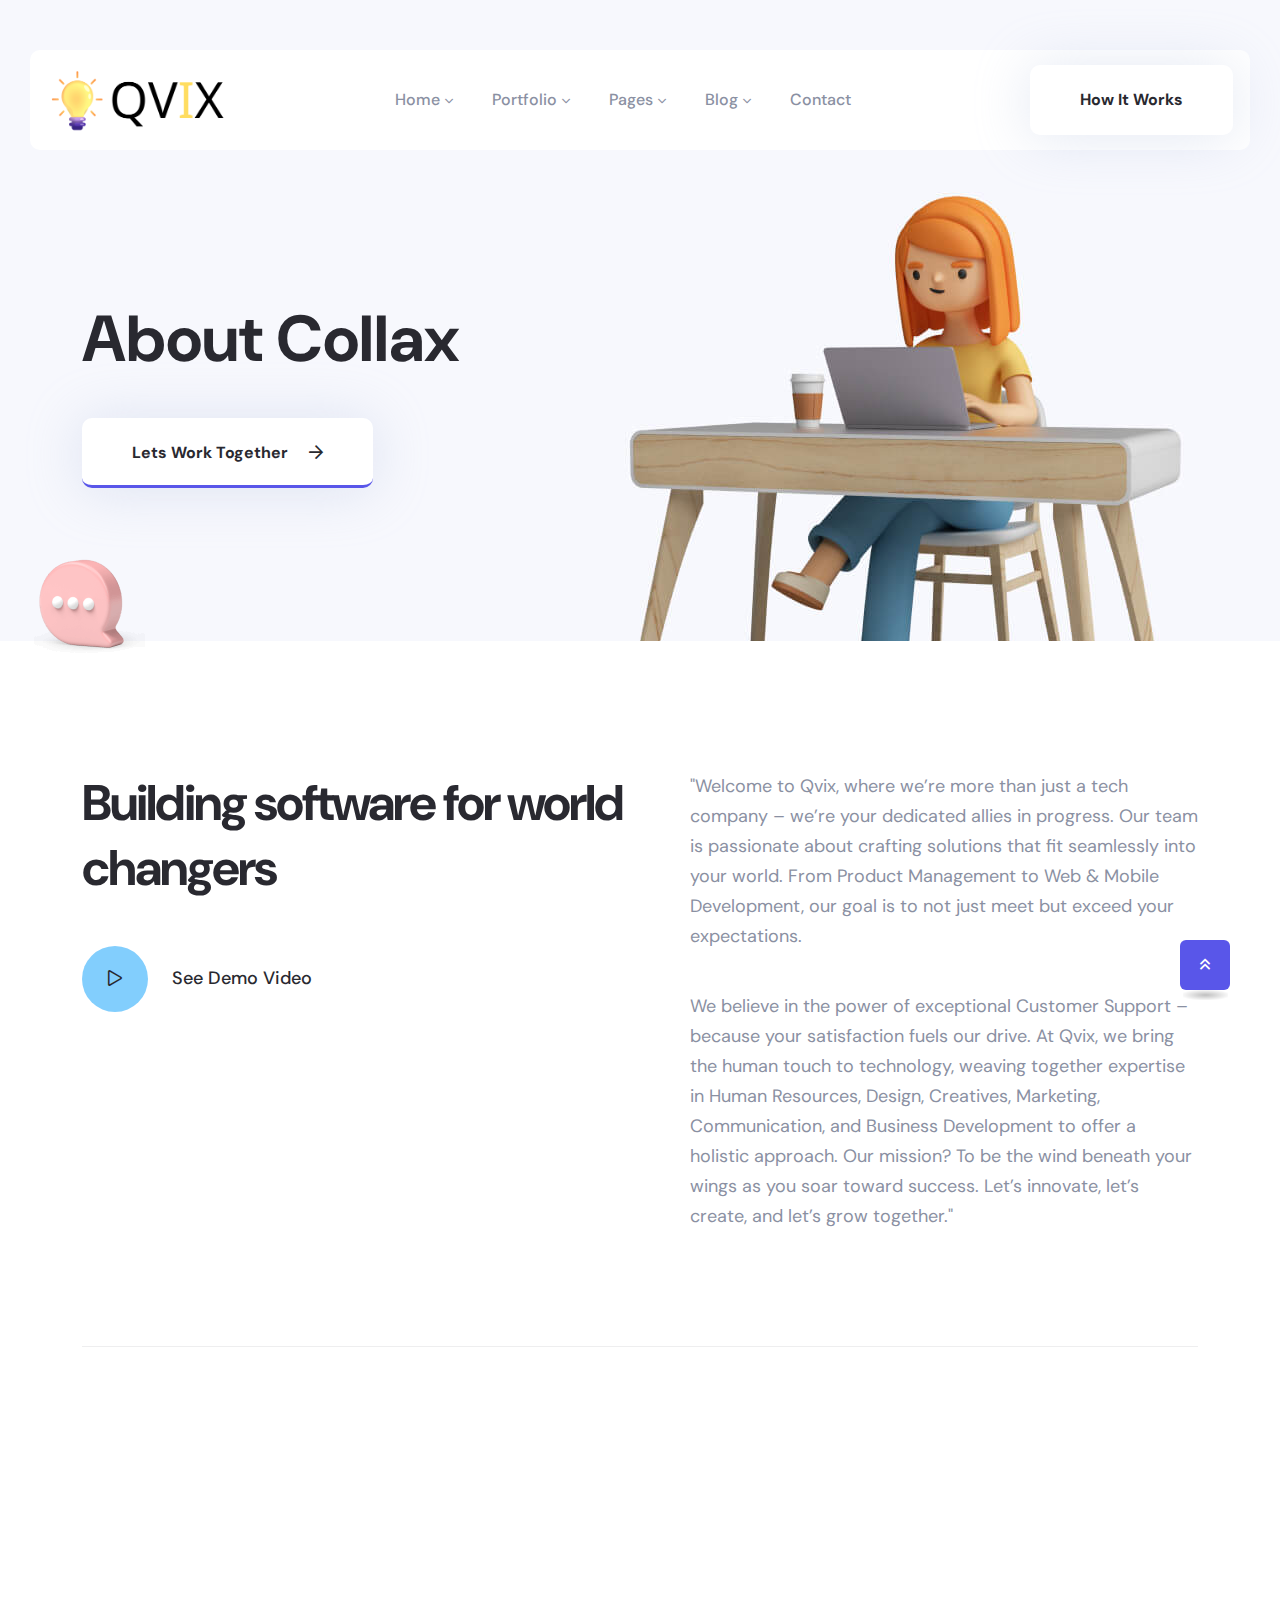
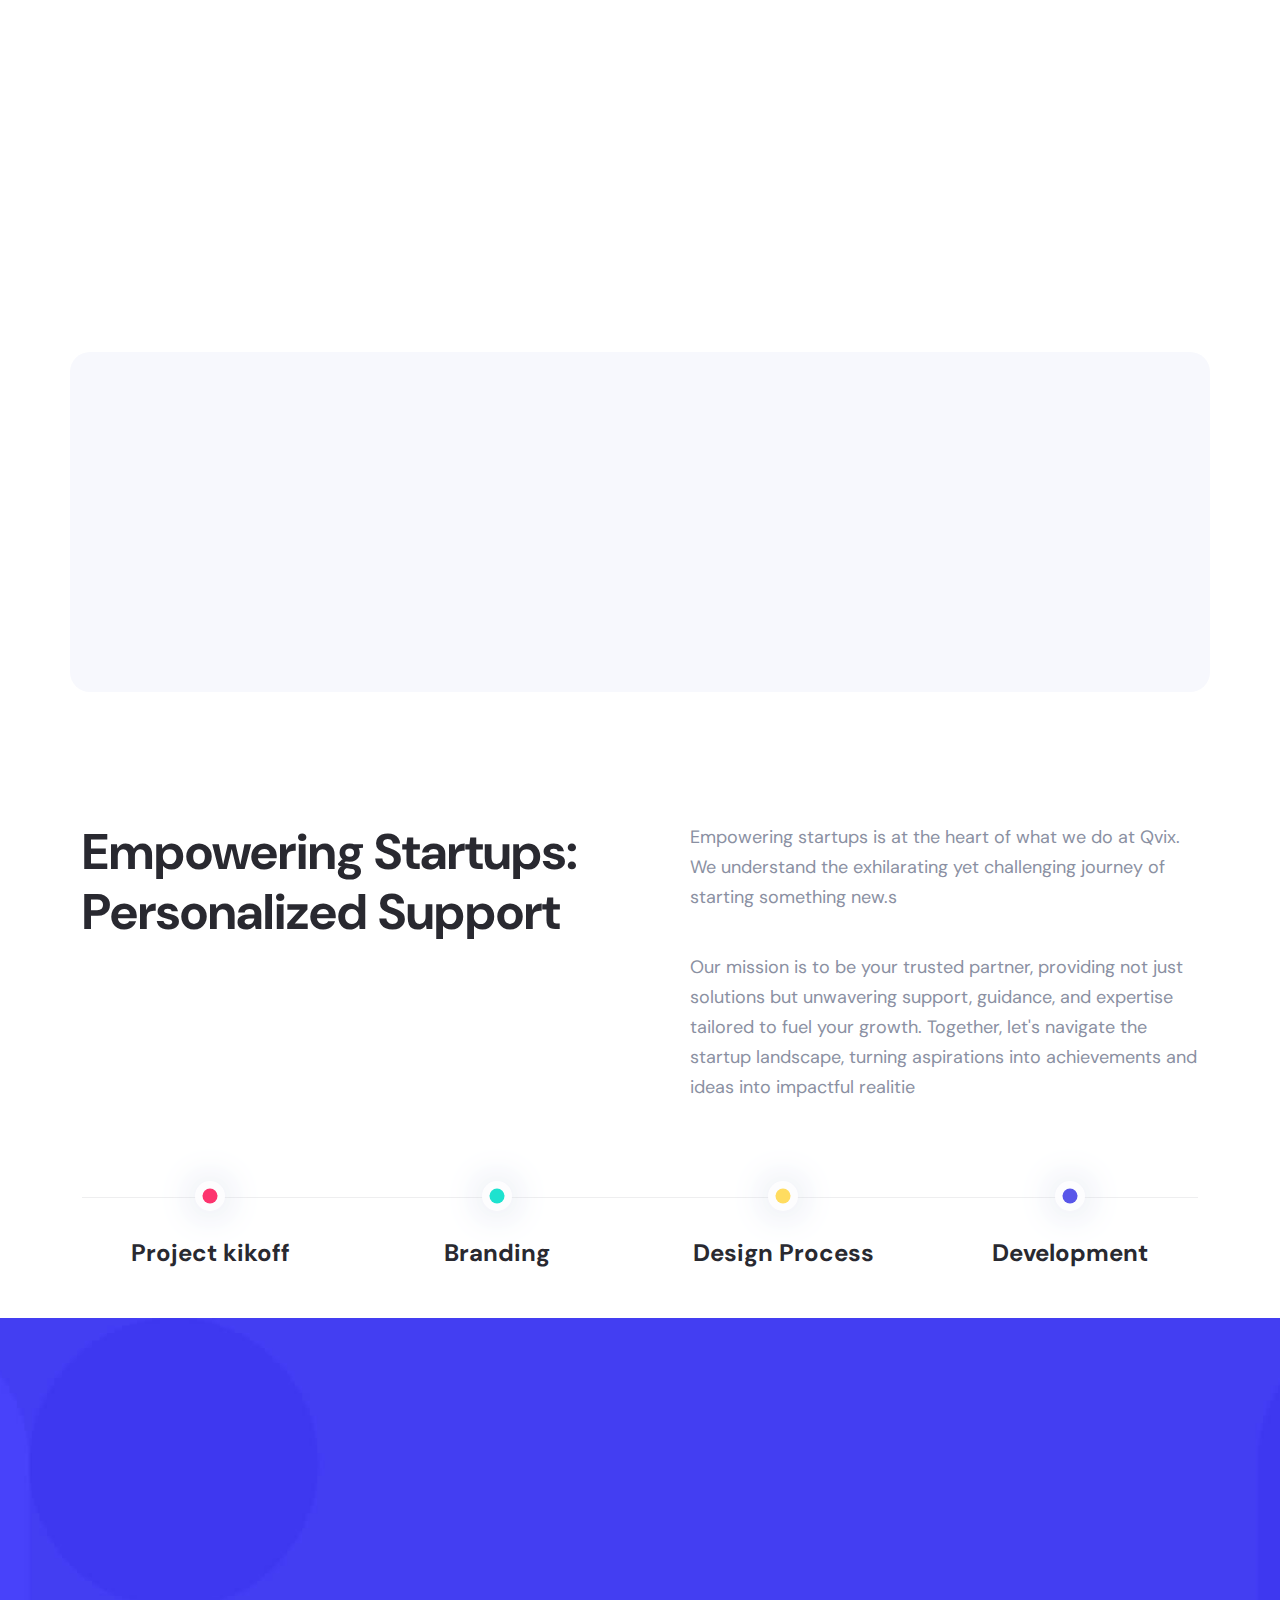
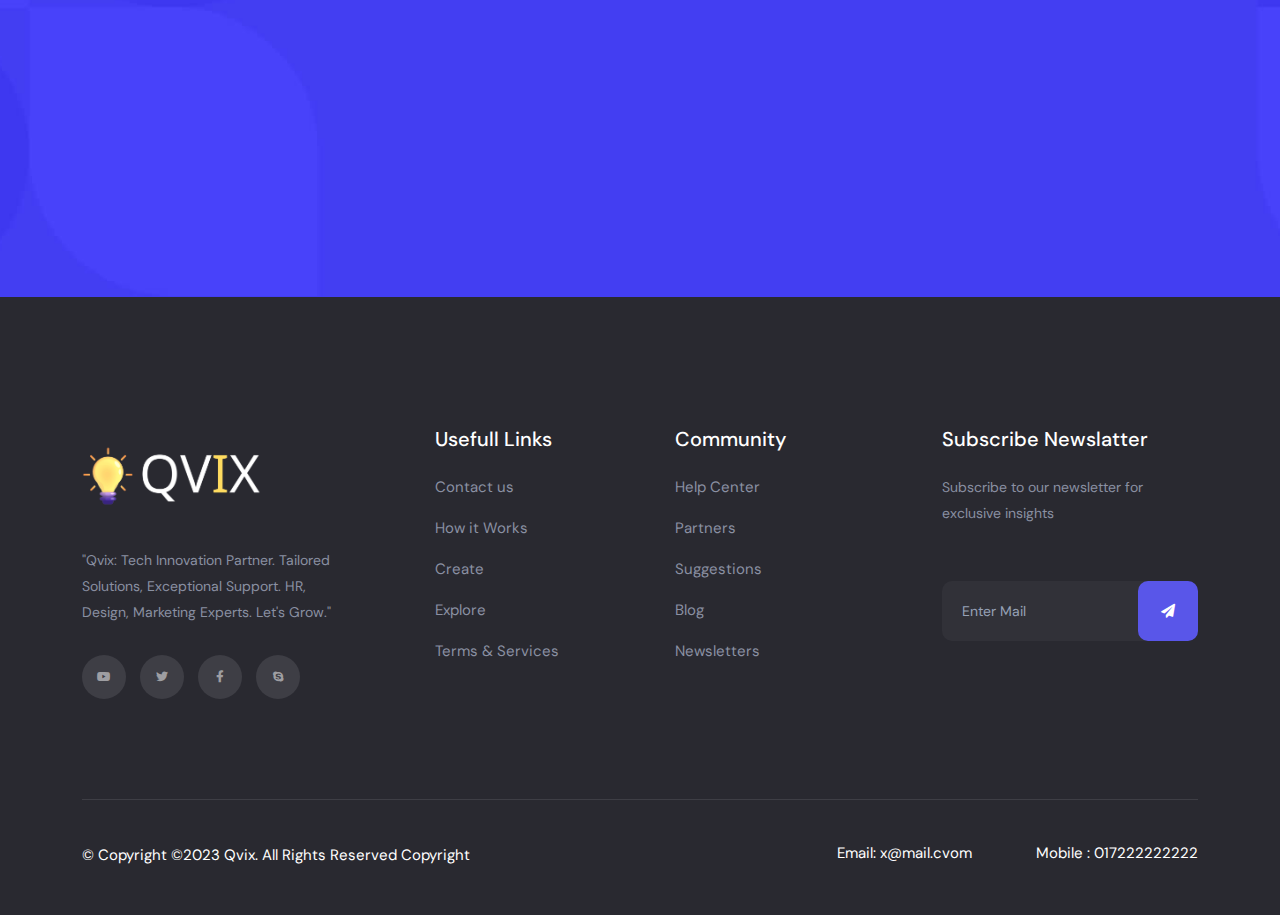
<file: about.html>
<!doctype html>
<html class="no-js" lang="zxx">

<head>
   <meta charset="utf-8">
   <meta http-equiv="x-ua-compatible" content="ie=edge">
   <title> Collax - About</title>
   <meta name="description" content="">
   <meta name="viewport" content="width=device-width, initial-scale=1">

   <!-- Place favicon.ico in the root directory -->
   <link rel="shortcut icon" type="image/x-icon" href="assets/img/logo/favicon.png">

   <!-- CSS here -->
   <link rel="stylesheet" href="assets/css/bootstrap.min.css">
   <link rel="stylesheet" href="assets/css/animate.css">
   <link rel="stylesheet" href="assets/css/custom-animation.css">
   <link rel="stylesheet" href="assets/css/swiper-bundle.css">
   <link rel="stylesheet" href="assets/css/slick.css">
   <link rel="stylesheet" href="assets/css/flaticon.css">
   <link rel="stylesheet" href="assets/css/meanmenu.css">
   <link rel="stylesheet" href="assets/css/font-awesome-pro.css">
   <link rel="stylesheet" href="assets/css/magnific-popup.css">
   <link rel="stylesheet" href="assets/css/spacing.css">
   <link rel="stylesheet" href="assets/css/style.css">
   <script src="assets/js/ht.js"></script>
</head>

<body>
   <!--[if lte IE 9]>
      <p class="browserupgrade">You are using an <strong>outdated</strong> browser. Please <a href="https://browsehappy.com/">upgrade your browser</a> to improve your experience and security.</p>
      <![endif]-->

    <!-- tp-header-area-start -->
    <header class="d-none d-lg-block">
      <div id="header-sticky" class="tp-header-area-two tp-header-bg header-transparent header-transparent-two">
         <div class="container-fluid">
            <div class="row align-items-center">
               <div class="col-xxl-3 col-xl-3 col-lg-3">
                  <div class="tp-logo text-start">
                     <a href="index.html"><img src="assets/img/logo/logo-blue.png" alt=""></a>
                  </div>
               </div>
               <div class="col-xxl-5 col-xl-6 col-lg-6">
                  <div class="tp-main-menu tp-menu-black tp-bs-menu tp-bp-menu text-center">
                     <nav id="mobile-menu">
                        <ul>
                           <li class="has-dropdown"><a href="index.html">Home</a> 
                              <ul class="submenu text-start">
                                 <li><a href="index.html">Creative Agency</a></li>
                                 <li><a href="index-2.html">Personal Portfolio</a></li>
                                 <li><a href="index-3.html">Startup Business</a></li>
                                 <li><a href="index-4.html">Digital Agency</a></li>
                                 <li><a href="index-5.html">Business Advisor</a></li>
                                 <li><a href="index-6.html">IT Service Agency</a></li>
                                 <li><a href="index-7.html">Corporate Agency</a></li>
                                 <li><a href="index-8.html">Fashion Blog 01</a></li>
                                 <li><a href="index-9.html">Fashion Blog 02</a></li>
                                 
                              </ul>
                           </li>
                           <li class="has-dropdown "><a href="portfolio.html">Portfolio</a> 
                              <ul class="submenu text-start">
                                 <li><a href="portfolio.html">Portfolio Full Width</a></li>
                                 <li><a href="portfolio-2.html">Portfolio Filter 01</a></li>
                                 <li><a href="portfolio-3.html">Portfolio Filter 02</a></li>
                                 <li><a href="portfolio-mesonary.html">Portfolio Masonry</a></li>
                                 <li><a href="portfolio-details.html">Portfolio Details</a></li>
                              </ul>
                           </li>
                           <li class="has-dropdown has-mega-menu "><a href="#">Pages</a>
                              <ul class="submenu text-start">
                                 <li><a href="about.html">About</a></li>
                                 <li><a href="about-me.html">About Me</a></li>
                                 <li><a href="job.html">Job</a></li>
                                 <li><a href="job-details.html">Job Details</a></li>
                                 <li><a href="product.html">Product</a></li>
                                 <li><a href="product-details.html">Product Details</a></li>
                                 <li><a href="service-1.html">Service 01</a></li>
                                 <li><a href="service-2.html">Service 02</a></li>
                                 <li><a href="service-3.html">Service 03</a></li>
                                 <li><a href="service-4.html">Service 04</a></li>
                                 <li><a href="service-details.html">Service Details</a></li>
                                 <li><a href="testimonial.html">Testimonial</a></li>
                                 <li><a href="price.html">Price</a></li>
                                 <li><a href="faq.html">Faq</a></li>
                                 <li><a href="login.html">Login</a></li>
                                 <li><a href="registration.html">Register</a></li>
                                 <li><a href="404.html">404</a></li>
                              </ul>
                           </li>
                           <li class="has-dropdown "><a href="blog.html">Blog</a>
                              <ul class="submenu text-start">
                                 <li><a href="blog.html">Blog Sidebar</a></li>
                                 <li><a href="blog-details.html">Blog Details</a></li>
                                 <li><a href="blog-grid-1.html">Post Style 01</a></li>
                                 <li><a href="blog-grid-2.html">Post Style 02</a></li>
                                 <li><a href="blog-grid-3.html">Post Style 03</a></li>
                              </ul>
                           </li>
                           <li><a href="contact.html">Contact</a></li>
                        </ul>
                     </nav>
                  </div>
               </div>
               <div class="col-xxl-4 col-xl-3 col-lg-3">
                  <div class="tp-header-left d-flex align-items-center justify-content-end ">
                     <ul class="d-none d-xxl-block">
                        <li><a class="#" href="login.html"><i class="far fa-user fa-user"></i> Login</a></li>
                        <li><a class="#" href="#">EN<i class="fal fa-arrow-down arrow-down"></i></a>
                           <ul>
                              <li><a href="#">English</a></li>
                              <li><a href="#">Arabic</a></li>
                              <li><a href="#">Spanish</a></li>
                           </ul>
                        </li>
                     </ul>
                     <div class="tp-header-yellow-button">
                        <a class="tp-btn-white" href="about.html">How it Works</a>
                     </div>
                  </div>
               </div>
            </div>
         </div>
      </div>
   </header>
   <!-- tp-header-area-end -->

   <div id="header-sticky-mobile" class="tp-md-header-area d-md-block d-lg-none pt-30 pb-30">
      <div class="container-fluid">
         <div class="row align-items-center">
            <div class="col-md-6 col-6">
               <div class="tp-logo">
                  <a href="index.html"><img src="assets/img/logo/logo-blue.png" alt=""></a>
               </div>
            </div>
            <div class="col-md-6 col-6">
               <div class="tp-header-right z-index-1 d-flex align-items-center justify-content-end">
                  <a class="tp-btn-yellow d-none d-md-block" href="#">How it Works</a>
                  <button class="tp-menu-bar"><i class="fal fa-bars"></i></button>
               </div>
            </div>
         </div>
      </div>
   </div>



   <div class="tp-offcanvas-area">
      <div class="tpoffcanvas">
         <div class="tpoffcanvas__logo">
            <a href="index.html">
               <img src="assets/img/logo/logo-white.png" alt="">
            </a>
         </div>
         <div class="tpoffcanvas__close-btn">
            <a class="close-btn" href="javascript:void(0)"><i class="fal fa-times-hexagon"></i></a>
         </div>
         <div class="tpoffcanvas__content d-none d-sm-block">
            <p>We deploy world-class Creative <br> on demand.</p>
         </div>
         <div class="mobile-menu">

         </div>
         <div class="tpoffcanvas__contact">
            <span>Contact us</span>
            <ul>
               <li><i class="fas fa-star"></i> <a href="https://goo.gl/maps/abHegV4AoiJA6Syd8" target="_blank">Melbone
                     st, Australia, Ny 12099</a></li>
               <li><i class="fas fa-star"></i> <a href="tel:8180012345678">+81 800 123 456 78</a></li>
               <li><i class="fas fa-star"></i> <a href="mailto:Collaxmail@gmail.com">Collaxmail@gmail.com</a></li>
            </ul>
         </div>
         <div class="tpoffcanvas__input d-none d-sm-block">
            <p>Get UPdate</p>
            <form class="p-relative" action="#">
               <input type="text" placeholder="Enter mail">
               <button type="submit"><i class="fas fa-paper-plane"></i></button>
            </form>
         </div>
         <div class="tpoffcanvas__instagram d-none d-sm-block">
            <p>Check Instagram POst</p>
           <div class="tp-insta">
            <div class="row">
               <div class="col-3 col-sm-3"><a href="#"><img src="assets/img/offcanvas/insta-1.jpg" alt=""></a></div>
               <div class="col-3 col-sm-3"><a href="#"><img src="assets/img/offcanvas/insta-2.jpg" alt=""></a></div>
               <div class="col-3 col-sm-3"><a href="#"><img src="assets/img/offcanvas/insta-4.jpg" alt=""></a></div>
               <div class="col-3 col-sm-3"><a href="#"><img src="assets/img/offcanvas/insta-4.jpg" alt=""></a></div>
            </div>
           </div>
         </div>
      </div>
   </div>

   <div class="body-overlay"></div>
   <main>

      <!-- breadcrumb area start -->
      <section class="breadcrumb__area  breadcrumb__pt-310 include-bg p-relative"
         data-background="assets/img/breadcrum/ab-1.1.jpg">
         <div class="ac-about-shape-img">
            <img src="assets/img/breadcrum/ab-shape-1.1.jpg" alt="">
         </div>
         <div class="container">
            <div class="row">
               <div class="col-xxl-12">
                  <div class="breadcrumb__content p-relative z-index-1">
                     <h3 class="breadcrumb__title">About Collax</h3>
                      <a href="contact.html" class="tp-btn-white-border">Lets work together <i class="far fa-arrow-right"></i></a>
                  </div>
               </div>
            </div>
         </div>
      </section>
      <!-- breadcrumb area end -->


      <!-- tp-about-area-start -->
      <div class="ac-about-content-area pt-130">
         <div class="container">
            <div class="ac-border-bottom ac-bottom-space">
               <div class="row">
                  <div class="col-xl-6 col-lg-6 wow tpfadeLeft" data-wow-duration=".3s" data-wow-delay=".5s">
                     <div class="ac-about-left">
                        <h3 class="ac-ab-title"><a href="#">Building software for world changers</a></h3>
                        <div class="ac-play-button">
                           <a class="popup-video" href="https://www.youtube.com/watch?v=PVcUFCT0J0Q"><i class="far fa-play"></i></a>
                           <span>See Demo Video</span>
                        </div>
                     </div>
                  </div>
                  <div class="col-xl- col-lg-6 wow tpfadeRight" data-wow-duration=".5s" data-wow-delay=".7s">
                     <div class="ac-about-right">
                        <p class="pb-25">"Welcome to Qvix, where we’re more than just a tech company – we’re your dedicated allies in progress. Our team is passionate about crafting solutions that fit seamlessly into your world. From Product Management to Web & Mobile Development, our goal is to not just meet but exceed your expectations.

                           </p>
                        <p>We believe in the power of exceptional Customer Support – because your satisfaction fuels our drive. At Qvix,
                            we bring the human touch to technology, weaving together expertise in Human Resources, Design, Creatives, Marketing,
                             Communication, and Business Development to offer a holistic approach. Our mission? To be the wind beneath your wings as you soar toward success.
                              Let’s innovate, let’s create, and let’s grow together."</p>
                     </div>
                  </div>
               </div>
            </div>
            <div class="row ac-testimonial-space">
               <div class="col-xl-6 col-lg-6 wow tpfadeLeft" data-wow-duration=".3s" data-wow-delay=".5s">
                  <div class="ac-testimonial-info">
                     <div class="actestimonial">
                      
                        <div class="actestimonial__position">
                           <h4 class="ac-client-name"><a href="#"></a></h4>
                           <span></span>
                        </div>
                        <div class="actestimonial__paragraph">
                           <p> <span><i class="fas fa-quote-right"></i></span> Technology with a human touch: where innovation meets your world, and success becomes our 
                              shared journey..</p>
                        </div>
                     </div>
                  </div>
               </div>
               <div class="col-xl-6 col-lg-6 wow tpfadeRight" data-wow-duration=".5s" data-wow-delay=".7s">
                  <div class="ac-testimonial-right">
                     <img src="assets/img/breadcrum/ab-1.2.jpg" alt="">
                  </div>
               </div>
            </div>
         </div>
      </div>
      <!-- tp-about-area-end -->

      <!--chose-area-start -->
      <div class="ac-chose-area mb-130">
         <div class="container ac-chose-bg">
            <div class="row">
               <div class="col-xl-3 col-lg-6 col-md-6 col-12 wow tpfadeUp" data-wow-duration=".3s" data-wow-delay=".5s">
                  <div class="tp-chose-item mb-30">
                     <div class="tpchosebox">
                        <div class="tpchosebox__icon mb-30">
                           <a href="#"><i class="flaticon-group"></i></a>
                        </div>
                        <div class="tpchosebox__content">
                           <h4><a href="service-details.html">Professional <br> Team</a></h4>
                           <p></p>
                        </div>
                     </div>
                  </div>
               </div>
               <div class="col-xl-3 col-lg-6 col-md-6 col-12 wow tpfadeUp" data-wow-duration=".5s" data-wow-delay=".7s">
                  <div class="tp-chose-item mb-30">
                     <div class="tpchosebox tpchosebox-three">
                        <div class="tpchosebox__icon fea-color-5 mb-30">
                           <a href="#"><i class="fas fa-star"></i></a>
                        </div>
                        <div class="tpchosebox__content">
                           <h4><a href="service-details.html">Competitive <br>
                              Rate</a></h4>
                           <p></p>
                        </div>
                     </div>
                  </div>
               </div>
               <div class="col-xl-3 col-lg-6 col-md-6 col-12 wow tpfadeUp" data-wow-duration=".7s" data-wow-delay=".9s">
                  <div class="tp-chose-item mb-30">
                     <div class="tpchosebox tpchosebox-two">
                        <div class="tpchosebox__icon fea-color-4 mb-30">
                           <a href="#"><i class="flaticon-web"></i></a>
                        </div>
                        <div class="tpchosebox__content">
                           <h4><a href="service-details.html">Cretified <br>
                              Globally</a></h4>
                           <p></p>
                        </div>
                     </div>
                  </div>
               </div>
               <div class="col-xl-3 col-lg-6 col-md-6 col-12 wow tpfadeUp" data-wow-duration=".7s" data-wow-delay=".9s">
                  <div class="tp-chose-item mb-30">
                     <div class="tpchosebox">
                        <div class="tpchosebox__icon mb-30">
                           <a href="#"><i class="fas fa-star"></i></a>
                        </div>
                        <div class="tpchosebox__content">
                           <h4><a href="service-details.html">Satisfied <br> Client </a></h4>
                           <p></p>
                        </div>
                     </div>
                  </div>
               </div>
            </div>
         </div>
      </div>
      <!--chose-area-end -->

      <!-- tp-feature-area-start -->
      <div class="ac-feature-area">
         <div class="container">
            <div class="row ac-feature-space">
               <div class="col-xl-6 col-lg-6">
                  <div class="ac-feature-left">
                     <h3 class="ac-feature-title">Empowering Startups: Personalized Support</h3>
                  </div>
               </div>
               <div class="col-xl-6 col-lg-6">
                  <div class="ac-feature-right">
                     <p class="pb-25">Empowering startups is at the heart of what we do at Qvix. We understand the exhilarating yet challenging 
                        journey of starting something new.s</p>
                     <p> Our mission is to be your trusted partner, 
                        providing not just solutions but unwavering support, guidance, and expertise tailored to fuel your growth. Together,
                         let's navigate the startup landscape, turning aspirations into achievements and ideas into impactful realitie</p>
                  </div>
               </div>
            </div>
            <div class="ac-feature-border-top">
               <div class="row">
                  <div class="col-xl-3 col-lg-3 col-md-6">
                     <div class="acfeature mb-50">
                        <div class="ac-circle"></div>
                        <div class="acfeature__item">
                           <h3 class="ac-feature-sm-title"><a href="about-me.html">Project kikoff</a></h3>
                           <p></p>
                        </div>
                     </div>
                  </div>
                  <div class="col-xl-3 col-lg-3 col-md-6">
                     <div class="acfeature mb-50">
                        <div class="ac-circle ac-cirle-color-2"></div>
                        <div class="acfeature__item">
                           <h3 class="ac-feature-sm-title ac-cirle-color-2"><a href="about-me.html">Branding</a></h3>
                           <p></p>
                        </div>
                     </div>
                  </div>
                  <div class="col-xl-3 col-lg-3 col-md-6">
                     <div class="acfeature mb-50">
                        <div class="ac-circle ac-cirle-color-3"></div>
                        <div class="acfeature__item">
                           <h3 class="ac-feature-sm-title ac-cirle-color-3"><a href="about-me.html">Design Process</a></h3>
                           <p></p>
                        </div>
                     </div>
                  </div>
                  <div class="col-xl-3 col-lg-3 col-md-6">
                     <div class="acfeature mb-50">
                        <div class="ac-circle ac-cirle-color-4"></div>
                        <div class="acfeature__item">
                           <h3 class="ac-feature-sm-title ac-cirle-color-4"><a href="about-me.html">Development</a></h3>
                           <p></p>
                        </div>
                     </div>
                  </div>
               </div>
            </div>
         </div>
      </div>

      <!-- tp-feature-area-end -->

     

      <!-- news-area-start -->
      <div class="tp-news-letter-area tp-news-letter-bg pt-65 pb-60" data-background="assets/img/news/news-bg.jpg">
         <div class="container">
            <div class="row align-items-center">
               <div class="col-xl-7 col-lg-7 col-md-12 ">
                  <div class="tp-news-sub-wrapper pr-50">
                     <div class="tp-news-letter-section-box">
                        <h5 class="tp-subtitle subtitle-secondary-color wow tpfadeUp" data-wow-duration=".3s" data-wow-delay=".6s">need help? </h5>
                        <h2 class="tp-title-sm tp-title-sm tp-white-text pb-25 wow tpfadeUp" data-wow-duration=".5s" data-wow-delay=".8s">Ready to elevate your Business?
                        </h2>
                     </div>
                     <div class="tp-news-button wow tpfadeUp" data-wow-duration=".7s" data-wow-delay="1s">
                        <a class="tp-btn-lg-yellow mr-20" href="contact.html">Contact Us</a>
                        <a class="tp-btn-sky" href="about-me.html">Learn More</a>
                     </div>
                  </div>
               </div>
               <div class="col-xl-5 col-lg-5 col-md-12 wow tpfadeRight" data-wow-duration=".5s" data-wow-delay=".8s">
                  <div class="tp-news-letter-img text-md-start text-lg-end pr-45">
                     <img src="assets/img/news/news-7.1.png" alt="">
                  </div>
               </div>
            </div>
         </div>
      </div>

      <!-- news-area-end -->


   </main>
   <!-- footer-area-start -->

   <footer>
      <div class="tp-footer-area black-bg pt-130 pb-30">
         <div class="container">
            <div class="row">
               <div class="col-xl-3 col-lg-4 col-md-6">
                  <div class="tp-footer-widget">
                     <div class="tp-footer-widget__logo mb-30">
                        <a href="index.html"><img src="assets/img/logo/logo-white.png" alt=""></a>
                     </div>
                     <div class="tp-footer-widget__text mb-30">
                        <p>"Qvix: Tech Innovation Partner. Tailored Solutions, Exceptional Support. HR, Design, Marketing Experts. Let's Grow."</p>
                     </div>
                     <div class="tp-footer-widget__social-link">
                        <a href="#"><i class="fab fa-youtube"></i></a>
                        <a href="#"><i class="fab fa-twitter"></i></a>
                        <a href="#"><i class="fab fa-facebook-f"></i></a>
                        <a href="#"><i class="fab fa-skype"></i></a>
                     </div>
                  </div>
               </div>
               <div class="col-xl-3 col-lg-2 col-md-6 d-flex justify-content-lg-center">
                  <div class="tp-footer-widget">
                     <div class="tp-footer-widget__title pb-15">
                        <h3 class="footer-title">Usefull Links</h3>
                     </div>
                     <div class="tp-footer-widget__list">
                        <ul>
                           <li><a href="#">Contact us</a></li>
                           <li><a href="#">How it Works</a></li>
                           <li><a href="#">Create</a></li>
                           <li><a href="#">Explore</a></li>
                           <li><a href="#">Terms & Services</a></li>
                        </ul>
                     </div>
                  </div>
               </div>
               <div class="col-xl-3 col-lg-2 col-md-6">
                  <div class="tp-footer-widget pl-20">
                     <div class="tp-footer-widget__title pb-15">
                        <h3 class="footer-title">Community</h3>
                     </div>
                     <div class="tp-footer-widget__list">
                        <ul>
                           <li><a href="#">Help Center</a></li>
                           <li><a href="#">Partners</a></li>
                           <li><a href="#">Suggestions</a></li>
                           <li><a href="blog.html">Blog</a></li>
                           <li><a href="#">Newsletters</a></li>
                        </ul>
                     </div>
                  </div>
               </div>
               <div class="col-xl-3 col-lg-4 col-md-6">
                  <div class="tp-footer-widget">
                     <div class="tp-footer-widget__title pb-15">
                        <h3 class="footer-title">Subscribe Newslatter</h3>
                     </div>
                     <div class="tp-footer-widget__text mb-55">
                        <p>Subscribe to our newsletter for exclusive insights</p>
                     </div>
                     <div class="tp-footer-widget__input">
                        <form action="#">
                           <input type="text" placeholder="Enter Mail">
                           <button type="submit"><i class="fas fa-paper-plane"></i></button>
                        </form>
                     </div>
                  </div>
               </div>
            </div>
         </div>

         <div class="tp-copyright-area">
            <div class="container">
               <div class="copyright-border pt-40">
                  <div class="row">
                     <div class="col-xl-6 col-lg-6 col-12">
                        <div class="tp-copyright-left text-lg-start text-start text-md-center">
                           <p> © Copyright ©2023 Qvix. All Rights Reserved Copyright</p>
                        </div>
                     </div>
                     <div class="col-xl-6 col-lg-6 col-12">
                        <div class="tp-copyright-right text-start text-md-center text-lg-end">
                           
                           <a href="#">Email: x@mail.cvom</a>
                           <a href="#">Mobile : 017222222222</a>
                        </div>
                     </div>
                  </div>
               </div>
            </div>
         </div>
      </div>
   </footer>

   <!-- footer-area-end -->
   <button class="scroll-top scroll-to-target" data-target="html">
      <i class="far fa-angle-double-up"></i>
  </button>

   <!-- JS here -->
   <script src="assets/js/jquery.js"></script>
   <script src="assets/js/waypoints.js"></script>
   <script src="assets/js/bootstrap.bundle.min.js"></script>
   <script src="assets/js/swiper-bundle.js"></script>
   <script src="assets/js/slick.js"></script>
   <script src="assets/js/magnific-popup.js"></script>
   <script src="assets/js/counterup.js"></script>
   <script src="assets/js/wow.js"></script>
   <script src="assets/js/meanmenu.js"></script>
   <script src="assets/js/isotope-pkgd.js"></script>
   <script src="assets/js/imagesloaded-pkgd.js"></script>
   <script src="assets/js/ajax-form.js"></script>
   <script src="assets/js/main.js"></script>
</body>

</html>
</file>
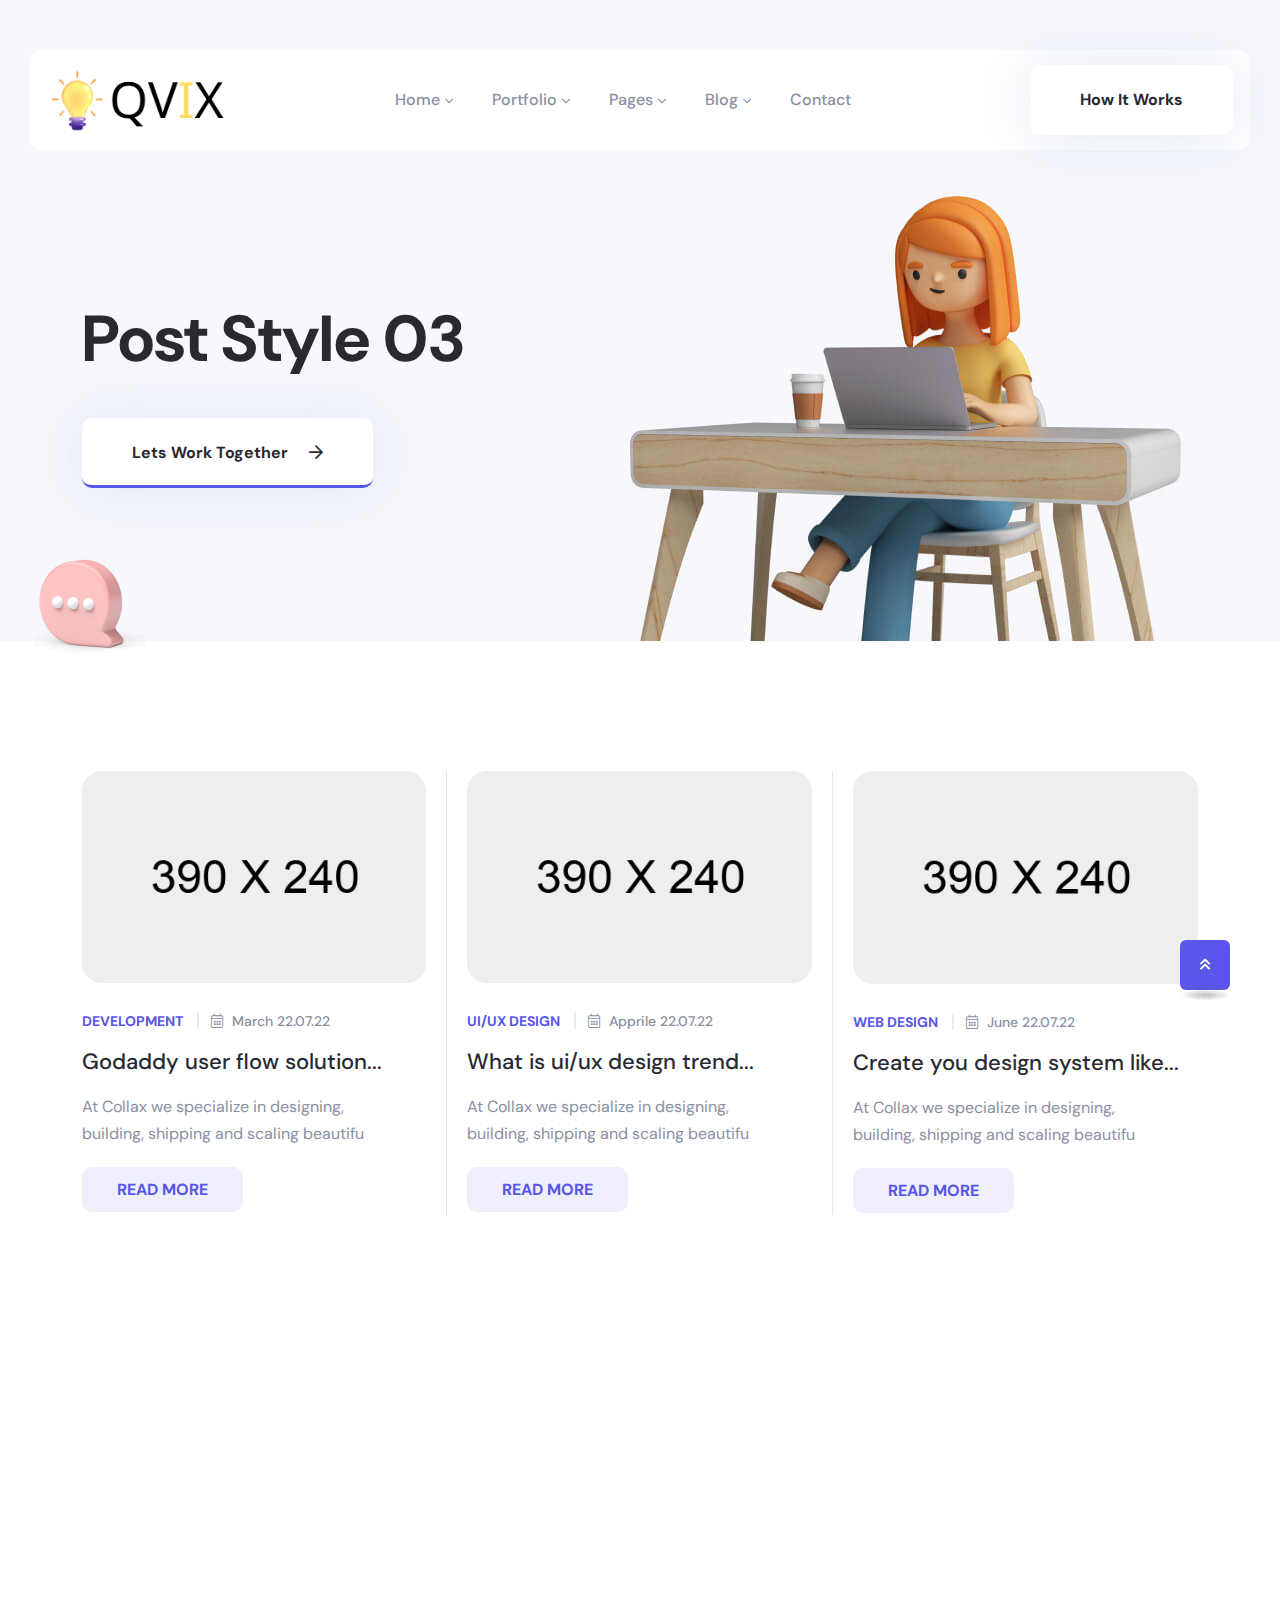
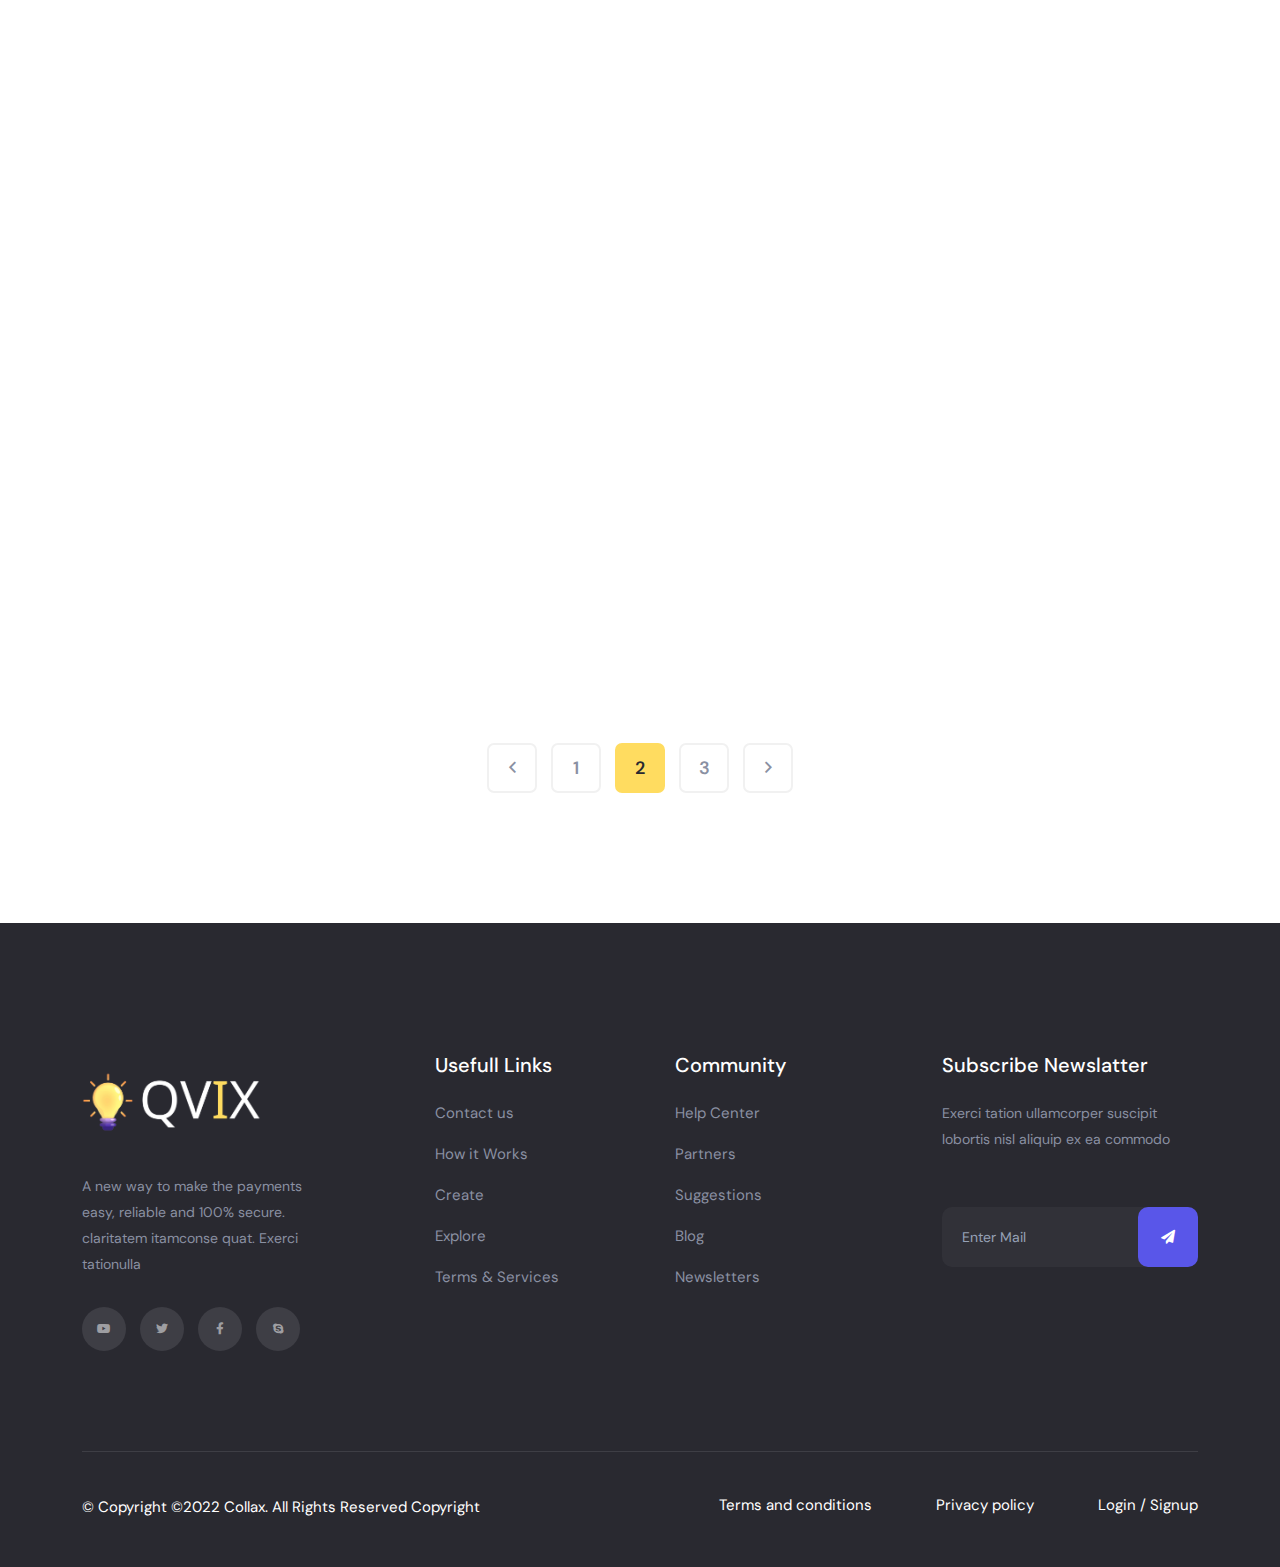
<file: blog-grid-3.html>
<!doctype html>
<html class="no-js" lang="zxx">

<head>
   <meta charset="utf-8">
   <meta http-equiv="x-ua-compatible" content="ie=edge">
   <title> Collax - Price</title>
   <meta name="description" content="">
   <meta name="viewport" content="width=device-width, initial-scale=1">

   <!-- Place favicon.ico in the root directory -->
   <link rel="shortcut icon" type="image/x-icon" href="assets/img/logo/favicon.png">

   <!-- CSS here -->
   <link rel="stylesheet" href="assets/css/bootstrap.min.css">
   <link rel="stylesheet" href="assets/css/animate.css">
   <link rel="stylesheet" href="assets/css/swiper-bundle.css">
   <link rel="stylesheet" href="assets/css/slick.css">
   <link rel="stylesheet" href="assets/css/flaticon.css">
   <link rel="stylesheet" href="assets/css/meanmenu.css">
   <link rel="stylesheet" href="assets/css/font-awesome-pro.css">
   <link rel="stylesheet" href="assets/css/magnific-popup.css">
   <link rel="stylesheet" href="assets/css/spacing.css">
   <link rel="stylesheet" href="assets/css/style.css">
</head>

<body>
   <!--[if lte IE 9]>
      <p class="browserupgrade">You are using an <strong>outdated</strong> browser. Please <a href="https://browsehappy.com/">upgrade your browser</a> to improve your experience and security.</p>
      <![endif]-->

     <!-- tp-header-area-start -->
     <header class="d-none d-lg-block">
      <div id="header-sticky" class="tp-header-area-two tp-header-bg header-transparent header-transparent-two">
         <div class="container-fluid">
            <div class="row align-items-center">
               <div class="col-xxl-3 col-xl-3 col-lg-3">
                  <div class="tp-logo text-start">
                     <a href="index.html"><img src="assets/img/logo/logo-blue.png" alt=""></a>
                  </div>
               </div>
               <div class="col-xxl-5 col-xl-6 col-lg-6">
                  <div class="tp-main-menu tp-menu-black tp-bs-menu tp-bp-menu text-center">
                     <nav id="mobile-menu">
                        <ul>
                           <li class="has-dropdown"><a href="index.html">Home</a> 
                              <ul class="submenu text-start">
                                 <li><a href="index.html">Creative Agency</a></li>
                                 <li><a href="index-2.html">Personal Portfolio</a></li>
                                 <li><a href="index-3.html">Startup Business</a></li>
                                 <li><a href="index-4.html">Digital Agency</a></li>
                                 <li><a href="index-5.html">Business Advisor</a></li>
                                 <li><a href="index-6.html">IT Service Agency</a></li>
                                 <li><a href="index-7.html">Corporate Agency</a></li>
                                 <li><a href="index-8.html">Fashion Blog 01</a></li>
                                 <li><a href="index-9.html">Fashion Blog 02</a></li>
                              </ul>
                           </li>
                           <li class="has-dropdown "><a href="portfolio.html">Portfolio</a> 
                              <ul class="submenu text-start">
                                 <li><a href="portfolio.html">Portfolio Full Width</a></li>
                                 <li><a href="portfolio-2.html">Portfolio Filter 01</a></li>
                                 <li><a href="portfolio-3.html">Portfolio Filter 02</a></li>
                                 <li><a href="portfolio-mesonary.html">Portfolio Masonry</a></li>
                                 <li><a href="portfolio-details.html">Portfolio Details</a></li>
                              </ul>
                           </li>
                           <li class="has-dropdown has-mega-menu "><a href="#">Pages</a>
                              <ul class="submenu text-start">
                                 <li><a href="about.html">About</a></li>
                                 <li><a href="about-me.html">About Me</a></li>
                                 <li><a href="job.html">Job</a></li>
                                 <li><a href="job-details.html">Job Details</a></li>
                                 <li><a href="product.html">Product</a></li>
                                 <li><a href="product-details.html">Product Details</a></li>
                                 <li><a href="service-1.html">Service 01</a></li>
                                 <li><a href="service-2.html">Service 02</a></li>
                                 <li><a href="service-3.html">Service 03</a></li>
                                 <li><a href="service-4.html">Service 04</a></li>
                                 <li><a href="service-details.html">Service Details</a></li>
                                 <li><a href="testimonial.html">Testimonial</a></li>
                                 <li><a href="price.html">Price</a></li>
                                 <li><a href="faq.html">Faq</a></li>
                                 <li><a href="login.html">Login</a></li>
                                 <li><a href="registration.html">Register</a></li>
                                 <li><a href="404.html">404</a></li>
                              </ul>
                           </li>
                           <li class="has-dropdown "><a href="blog.html">Blog</a>
                              <ul class="submenu text-start">
                                 <li><a href="blog.html">Blog Sidebar</a></li>
                                 <li><a href="blog-details.html">Blog Details</a></li>
                                 <li><a href="blog-grid-1.html">Post Style 01</a></li>
                                 <li><a href="blog-grid-2.html">Post Style 02</a></li>
                                 <li><a href="blog-grid-3.html">Post Style 03</a></li>
                              </ul>
                           </li>
                           <li><a href="contact.html">Contact</a></li>
                        </ul>
                     </nav>
                  </div>
               </div>
               <div class="col-xxl-4 col-xl-3 col-lg-3">
                  <div class="tp-header-left d-flex align-items-center justify-content-end ">
                     <ul class="d-none d-xxl-block">
                        <li><a class="#" href="login.html"><i class="far fa-user fa-user"></i> Login</a></li>
                        <li><a class="#" href="#">EN<i class="fal fa-arrow-down arrow-down"></i></a>
                           <ul>
                              <li><a href="#">English</a></li>
                              <li><a href="#">Arabic</a></li>
                              <li><a href="#">Spanish</a></li>
                           </ul>
                        </li>
                     </ul>
                     <div class="tp-header-yellow-button">
                        <a class="tp-btn-white" href="about.html">How it Works</a>
                     </div>
                  </div>
               </div>
            </div>
         </div>
      </div>
   </header>
   <!-- tp-header-area-end -->

   <div id="header-sticky-mobile" class="tp-md-header-area d-md-block d-lg-none pt-30 pb-30">
      <div class="container-fluid">
         <div class="row align-items-center">
            <div class="col-md-6 col-6">
               <div class="tp-logo">
                  <a href="index.html"><img src="assets/img/logo/logo-blue.png" alt=""></a>
               </div>
            </div>
            <div class="col-md-6 col-6">
               <div class="tp-header-right z-index-1 d-flex align-items-center justify-content-end">
                  <a class="tp-btn-yellow d-none d-md-block" href="#">How it Works</a>
                  <button class="tp-menu-bar"><i class="fal fa-bars"></i></button>
               </div>
            </div>
         </div>
      </div>
   </div>



   <div class="tp-offcanvas-area">
      <div class="tpoffcanvas">
         <div class="tpoffcanvas__logo">
            <a href="index.html">
               <img src="assets/img/logo/logo-white.png" alt="">
            </a>
         </div>
         <div class="tpoffcanvas__close-btn">
            <a class="close-btn" href="javascript:void(0)"><i class="fal fa-times-hexagon"></i></a>
         </div>
         <div class="tpoffcanvas__content d-none d-sm-block">
            <p>We deploy world-class Creative <br> on demand.</p>
         </div>
         <div class="mobile-menu">

         </div>
         <div class="tpoffcanvas__contact">
            <span>Contact us</span>
            <ul>
               <li><i class="fas fa-star"></i> <a href="https://goo.gl/maps/abHegV4AoiJA6Syd8" target="_blank">Melbone
                     st, Australia, Ny 12099</a></li>
               <li><i class="fas fa-star"></i> <a href="tel:8180012345678">+81 800 123 456 78</a></li>
               <li><i class="fas fa-star"></i> <a href="mailto:Collaxmail@gmail.com">Collaxmail@gmail.com</a></li>
            </ul>
         </div>
         <div class="tpoffcanvas__input d-none d-sm-block">
            <p>Get UPdate</p>
            <form class="p-relative" action="#">
               <input type="text" placeholder="Enter mail">
               <button type="submit"><i class="fas fa-paper-plane"></i></button>
            </form>
         </div>
         <div class="tpoffcanvas__instagram d-none d-sm-block">
            <p>Check Instagram POst</p>
           <div class="tp-insta">
            <div class="row">
               <div class="col-3 col-sm-3"><a href="#"><img src="assets/img/offcanvas/insta-1.jpg" alt=""></a></div>
               <div class="col-3 col-sm-3"><a href="#"><img src="assets/img/offcanvas/insta-2.jpg" alt=""></a></div>
               <div class="col-3 col-sm-3"><a href="#"><img src="assets/img/offcanvas/insta-4.jpg" alt=""></a></div>
               <div class="col-3 col-sm-3"><a href="#"><img src="assets/img/offcanvas/insta-4.jpg" alt=""></a></div>
            </div>
           </div>
         </div>
      </div>
   </div>

   <div class="body-overlay"></div>

   <main>

      <!-- breadcrumb area start -->
      <section class="breadcrumb__area  breadcrumb__pt-310 include-bg p-relative"
         data-background="assets/img/breadcrum/ab-1.1.jpg">
         <div class="ac-about-shape-img z-index-1">
            <img src="assets/img/breadcrum/ab-shape-1.1.jpg" alt="">
         </div>
         <div class="container">
            <div class="row">
               <div class="col-xxl-12">
                  <div class="breadcrumb__content p-relative z-index-1">
                     <h3 class="breadcrumb__title">Post Style 03</h3>
                      <a href="contact.html" class="tp-btn-white-border">Lets work together <i class="far fa-arrow-right"></i></a>
                  </div>
               </div>
            </div>
         </div>
      </section>
      <!-- breadcrumb area end -->


      <!--blog-grid-area-start -->
      <div class="tp-blog-area pt-130 pb-130">
         <div class="container">
            <div class="row gx-6">
               <div class="col-xl-4 col-md-6 mb-80 tp-blog-border wow tpfadeUp" data-wow-duration=".3s" data-wow-delay=".6s">
                  <div class="tp-blog-item-three">
                     <div class="tp-blog-item-three__img fix">
                        <a href="#"><img class="w-100" src="assets/img/blog-post/blog-post-sm-1.jpg" alt=""></a>
                     </div>
                     <div class="tp-blog-item-three__content">
                        <div class="tp-blog-item-three__meta pt-25 pb-15">
                           <a href="blog-details.html">Development</a>
                           <a class="tp-meta-text" href="blog-details.html"><i class="fal fa-calendar-alt"></i> March 22.07.22</a>
                        </div>
                        <div class="tp-blog-item-three__title">
                           <h4 class="tp-bp-title"><a href="#">Godaddy user flow solution...</a></h4>
                           <p>At Collax we specialize in designing, building, shipping and scaling beautifu</p>
                        </div>
                        <div class="tp-blog-item-three__button">
                           <a class="tp-btn-grey-sm" href="blog-details.html">Read more</a>
                        </div>
                     </div>
                  </div>
               </div>
               <div class="col-xl-4 col-md-6 mb-80 tp-blog-border wow tpfadeUp" data-wow-duration=".5s" data-wow-delay=".8s">
                  <div class="tp-blog-item-three tp-blog-item-three-border">
                     <div class="tp-blog-item-three__img fix">
                        <a href="#"><img class="w-100" src="assets/img/blog-post/blog-post-sm-2.jpg" alt=""></a>
                     </div>
                     <div class="tp-blog-item-three__content">
                        <div class="tp-blog-item-three__meta pt-25 pb-15">
                           <a href="#">ui/ux Design</a>
                           <a class="tp-meta-text" href="#"><i class="fal fa-calendar-alt"></i> Apprile 22.07.22</a>
                        </div>
                        <div class="tp-blog-item-three__title">
                           <h4 class="tp-bp-title"><a href="blog-details.html">What is ui/ux design trend...</a></h4>
                           <p>At Collax we specialize in designing, building, shipping and scaling beautifu</p>
                        </div>
                        <div class="tp-blog-item-three__button">
                           <a class="tp-btn-grey-sm" href="blog-details.html">Read more</a>
                        </div>
                     </div>
                  </div>
               </div>
               <div class="col-xl-4 col-md-6 mb-80 wow tpfadeUp" data-wow-duration=".7s" data-wow-delay="1s">
                  <div class="tp-blog-item-three">
                     <div class="tp-blog-item-three__img fix">
                        <a href="#"><img class="w-100" src="assets/img/blog-post/blog-post-sm-3.jpg" alt=""></a>
                     </div>
                     <div class="tp-blog-item-three__content">
                        <div class="tp-blog-item-three__meta pt-25 pb-15">
                           <a href="#">Web design</a>
                           <a class="tp-meta-text" href="#"><i class="fal fa-calendar-alt"></i> June 22.07.22</a>
                        </div>
                        <div class="tp-blog-item-three__title">
                           <h4 class="tp-bp-title"><a href="blog-details.html">Create you design system like...</a></h4>
                           <p>At Collax we specialize in designing, building, shipping and scaling beautifu</p>
                        </div>
                        <div class="tp-blog-item-three__button">
                           <a class="tp-btn-grey-sm" href="blog-details.html">Read more</a>
                        </div>
                     </div>
                  </div>
               </div>
               <div class="col-xl-4 col-md-6 mb-80 tp-blog-border wow tpfadeUp" data-wow-duration=".3s" data-wow-delay=".6s">
                  <div class="tp-blog-item-three">
                     <div class="tp-blog-item-three__img fix">
                        <a href="#"><img class="w-100" src="assets/img/blog-post/blog-post-sm-4.jpg" alt=""></a>
                     </div>
                     <div class="tp-blog-item-three__content">
                        <div class="tp-blog-item-three__meta pt-25 pb-15">
                           <a href="blog-details.html">Development</a>
                           <a class="tp-meta-text" href="blog-details.html"><i class="fal fa-calendar-alt"></i> March 22.07.22</a>
                        </div>
                        <div class="tp-blog-item-three__title">
                           <h4 class="tp-bp-title"><a href="#">Godaddy user flow solution...</a></h4>
                           <p>At Collax we specialize in designing, building, shipping and scaling beautifu</p>
                        </div>
                        <div class="tp-blog-item-three__button">
                           <a class="tp-btn-grey-sm" href="blog-details.html">Read more</a>
                        </div>
                     </div>
                  </div>
               </div>
               <div class="col-xl-4 col-md-6 mb-80 tp-blog-border wow tpfadeUp" data-wow-duration=".5s" data-wow-delay=".8s">
                  <div class="tp-blog-item-three tp-blog-item-three-border">
                     <div class="tp-blog-item-three__img fix">
                        <a href="#"><img class="w-100" src="assets/img/blog-post/blog-post-sm-5.jpg" alt=""></a>
                     </div>
                     <div class="tp-blog-item-three__content">
                        <div class="tp-blog-item-three__meta pt-25 pb-15">
                           <a href="#">ui/ux Design</a>
                           <a class="tp-meta-text" href="#"><i class="fal fa-calendar-alt"></i> Apprile 22.07.22</a>
                        </div>
                        <div class="tp-blog-item-three__title">
                           <h4 class="tp-bp-title"><a href="blog-details.html">What is ui/ux design trend...</a></h4>
                           <p>At Collax we specialize in designing, building, shipping and scaling beautifu</p>
                        </div>
                        <div class="tp-blog-item-three__button">
                           <a class="tp-btn-grey-sm" href="blog-details.html">Read more</a>
                        </div>
                     </div>
                  </div>
               </div>
               <div class="col-xl-4 col-md-6 mb-80 wow tpfadeUp" data-wow-duration=".7s" data-wow-delay="1s">
                  <div class="tp-blog-item-three">
                     <div class="tp-blog-item-three__img fix">
                        <a href="#"><img class="w-100" src="assets/img/blog-post/blog-post-sm-6.jpg" alt=""></a>
                     </div>
                     <div class="tp-blog-item-three__content">
                        <div class="tp-blog-item-three__meta pt-25 pb-15">
                           <a href="#">Web design</a>
                           <a class="tp-meta-text" href="#"><i class="fal fa-calendar-alt"></i> June 22.07.22</a>
                        </div>
                        <div class="tp-blog-item-three__title">
                           <h4 class="tp-bp-title"><a href="blog-details.html">Create you design system like...</a></h4>
                           <p>At Collax we specialize in designing, building, shipping and scaling beautifu</p>
                        </div>
                        <div class="tp-blog-item-three__button">
                           <a class="tp-btn-grey-sm" href="blog-details.html">Read more</a>
                        </div>
                     </div>
                  </div>
               </div>
               <div class="col-xl-4 col-md-6 mb-80 tp-blog-border wow tpfadeUp" data-wow-duration=".3s" data-wow-delay=".6s">
                  <div class="tp-blog-item-three">
                     <div class="tp-blog-item-three__img fix">
                        <a href="#"><img class="w-100" src="assets/img/blog/blog-5.jpg" alt=""></a>
                     </div>
                     <div class="tp-blog-item-three__content">
                        <div class="tp-blog-item-three__meta pt-25 pb-15">
                           <a href="blog-details.html">Development</a>
                           <a class="tp-meta-text" href="blog-details.html"><i class="fal fa-calendar-alt"></i> March 22.07.22</a>
                        </div>
                        <div class="tp-blog-item-three__title">
                           <h4 class="tp-bp-title"><a href="#">Godaddy user flow solution...</a></h4>
                           <p>At Collax we specialize in designing, building, shipping and scaling beautifu</p>
                        </div>
                        <div class="tp-blog-item-three__button">
                           <a class="tp-btn-grey-sm" href="blog-details.html">Read more</a>
                        </div>
                     </div>
                  </div>
               </div>
               <div class="col-xl-4 col-md-6 mb-80 tp-blog-border wow tpfadeUp" data-wow-duration=".5s" data-wow-delay=".8s">
                  <div class="tp-blog-item-three tp-blog-item-three-border">
                     <div class="tp-blog-item-three__img fix">
                        <a href="#"><img class="w-100" src="assets/img/blog/blog-6.png" alt=""></a>
                     </div>
                     <div class="tp-blog-item-three__content">
                        <div class="tp-blog-item-three__meta pt-25 pb-15">
                           <a href="#">ui/ux Design</a>
                           <a class="tp-meta-text" href="#"><i class="fal fa-calendar-alt"></i> Apprile 22.07.22</a>
                        </div>
                        <div class="tp-blog-item-three__title">
                           <h4 class="tp-bp-title"><a href="blog-details.html">What is ui/ux design trend...</a></h4>
                           <p>At Collax we specialize in designing, building, shipping and scaling beautifu</p>
                        </div>
                        <div class="tp-blog-item-three__button">
                           <a class="tp-btn-grey-sm" href="blog-details.html">Read more</a>
                        </div>
                     </div>
                  </div>
               </div>
               <div class="col-xl-4 col-md-6 mb-80 wow tpfadeUp" data-wow-duration=".7s" data-wow-delay="1s">
                  <div class="tp-blog-item-three">
                     <div class="tp-blog-item-three__img fix">
                        <a href="#"><img class="w-100" src="assets/img/blog/blog-7.jpg" alt=""></a>
                     </div>
                     <div class="tp-blog-item-three__content">
                        <div class="tp-blog-item-three__meta pt-25 pb-15">
                           <a href="#">Web design</a>
                           <a class="tp-meta-text" href="#"><i class="fal fa-calendar-alt"></i> June 22.07.22</a>
                        </div>
                        <div class="tp-blog-item-three__title">
                           <h4 class="tp-bp-title"><a href="blog-details.html">Create you design system like...</a></h4>
                           <p>At Collax we specialize in designing, building, shipping and scaling beautifu</p>
                        </div>
                        <div class="tp-blog-item-three__button">
                           <a class="tp-btn-grey-sm" href="blog-details.html">Read more</a>
                        </div>
                     </div>
                  </div>
               </div>
            </div>
            <div class="row">
               <div class="col-xl-12">
                  <div class="basic-pagination text-center ">
                     <nav>
                        <ul>
                           <li>
                              <a href="blog.html">
                                 <i class="far fa-angle-left"></i>
                              </a>
                           </li>
                           <li>
                              <a href="blog.html">1</a>
                           </li>
                           <li>
                              <span class="current">2</span>
                           </li>
                           <li>
                              <a href="blog.html">3</a>
                           </li>
                           <li>
                              <a href="blog.html">
                                 <i class="far fa-angle-right"></i>
                              </a>
                           </li>
                        </ul>
                     </nav>
                  </div>
               </div>
            </div>
         </div>
      </div>
      <!-- blog-grid-area-end -->

   </main>


   <!-- footer-area-start -->

   <footer>
      <div class="tp-footer-area black-bg pt-130 pb-30">
         <div class="container">
            <div class="row">
               <div class="col-xl-3 col-lg-4 col-md-6">
                  <div class="tp-footer-widget">
                     <div class="tp-footer-widget__logo mb-30">
                        <a href="index.html"><img src="assets/img/logo/logo-white.png" alt=""></a>
                     </div>
                     <div class="tp-footer-widget__text mb-30">
                        <p>A new way to make the payments easy,
                           reliable and 100% secure. claritatem itamconse quat. Exerci tationulla</p>
                     </div>
                     <div class="tp-footer-widget__social-link">
                        <a href="#"><i class="fab fa-youtube"></i></a>
                        <a href="#"><i class="fab fa-twitter"></i></a>
                        <a href="#"><i class="fab fa-facebook-f"></i></a>
                        <a href="#"><i class="fab fa-skype"></i></a>
                     </div>
                  </div>
               </div>
               <div class="col-xl-3 col-lg-2 col-md-6 d-flex justify-content-lg-center">
                  <div class="tp-footer-widget">
                     <div class="tp-footer-widget__title pb-15">
                        <h3 class="footer-title">Usefull Links</h3>
                     </div>
                     <div class="tp-footer-widget__list">
                        <ul>
                           <li><a href="#">Contact us</a></li>
                           <li><a href="#">How it Works</a></li>
                           <li><a href="#">Create</a></li>
                           <li><a href="#">Explore</a></li>
                           <li><a href="#">Terms & Services</a></li>
                        </ul>
                     </div>
                  </div>
               </div>
               <div class="col-xl-3 col-lg-2 col-md-6">
                  <div class="tp-footer-widget pl-20">
                     <div class="tp-footer-widget__title pb-15">
                        <h3 class="footer-title">Community</h3>
                     </div>
                     <div class="tp-footer-widget__list">
                        <ul>
                           <li><a href="#">Help Center</a></li>
                           <li><a href="#">Partners</a></li>
                           <li><a href="#">Suggestions</a></li>
                           <li><a href="blog.html">Blog</a></li>
                           <li><a href="#">Newsletters</a></li>
                        </ul>
                     </div>
                  </div>
               </div>
               <div class="col-xl-3 col-lg-4 col-md-6">
                  <div class="tp-footer-widget">
                     <div class="tp-footer-widget__title pb-15">
                        <h3 class="footer-title">Subscribe Newslatter</h3>
                     </div>
                     <div class="tp-footer-widget__text mb-55">
                        <p>Exerci tation ullamcorper suscipit lobortis nisl aliquip ex ea commodo</p>
                     </div>
                     <div class="tp-footer-widget__input">
                        <form action="#">
                           <input type="text" placeholder="Enter Mail">
                           <button type="submit"><i class="fas fa-paper-plane"></i></button>
                        </form>
                     </div>
                  </div>
               </div>
            </div>
         </div>

         <div class="tp-copyright-area">
            <div class="container">
               <div class="copyright-border pt-40">
                  <div class="row">
                     <div class="col-xl-6 col-lg-6 col-12">
                        <div class="tp-copyright-left text-lg-start text-start text-md-center">
                           <p> © Copyright ©2022 Collax. All Rights Reserved Copyright</p>
                        </div>
                     </div>
                     <div class="col-xl-6 col-lg-6 col-12">
                        <div class="tp-copyright-right text-start text-md-center text-lg-end">
                           <a href="#">Terms and conditions</a>
                           <a href="#"> Privacy policy</a>
                           <a href="#">Login / Signup</a>
                        </div>
                     </div>
                  </div>
               </div>
            </div>
         </div>
      </div>
   </footer>

   <!-- footer-area-end -->

   <button class="scroll-top scroll-to-target" data-target="html">
      <i class="far fa-angle-double-up"></i>
  </button>

   <!-- JS here -->
   <script src="assets/js/jquery.js"></script>
   <script src="assets/js/waypoints.js"></script>
   <script src="assets/js/bootstrap.bundle.min.js"></script>
   <script src="assets/js/swiper-bundle.js"></script>
   <script src="assets/js/slick.js"></script>
   <script src="assets/js/magnific-popup.js"></script>
   <script src="assets/js/counterup.js"></script>
   <script src="assets/js/wow.js"></script>
   <script src="assets/js/meanmenu.js"></script>
   <script src="assets/js/isotope-pkgd.js"></script>
   <script src="assets/js/imagesloaded-pkgd.js"></script>
   <script src="assets/js/ajax-form.js"></script>
   <script src="assets/js/main.js"></script>
</body>

</html>
</file>
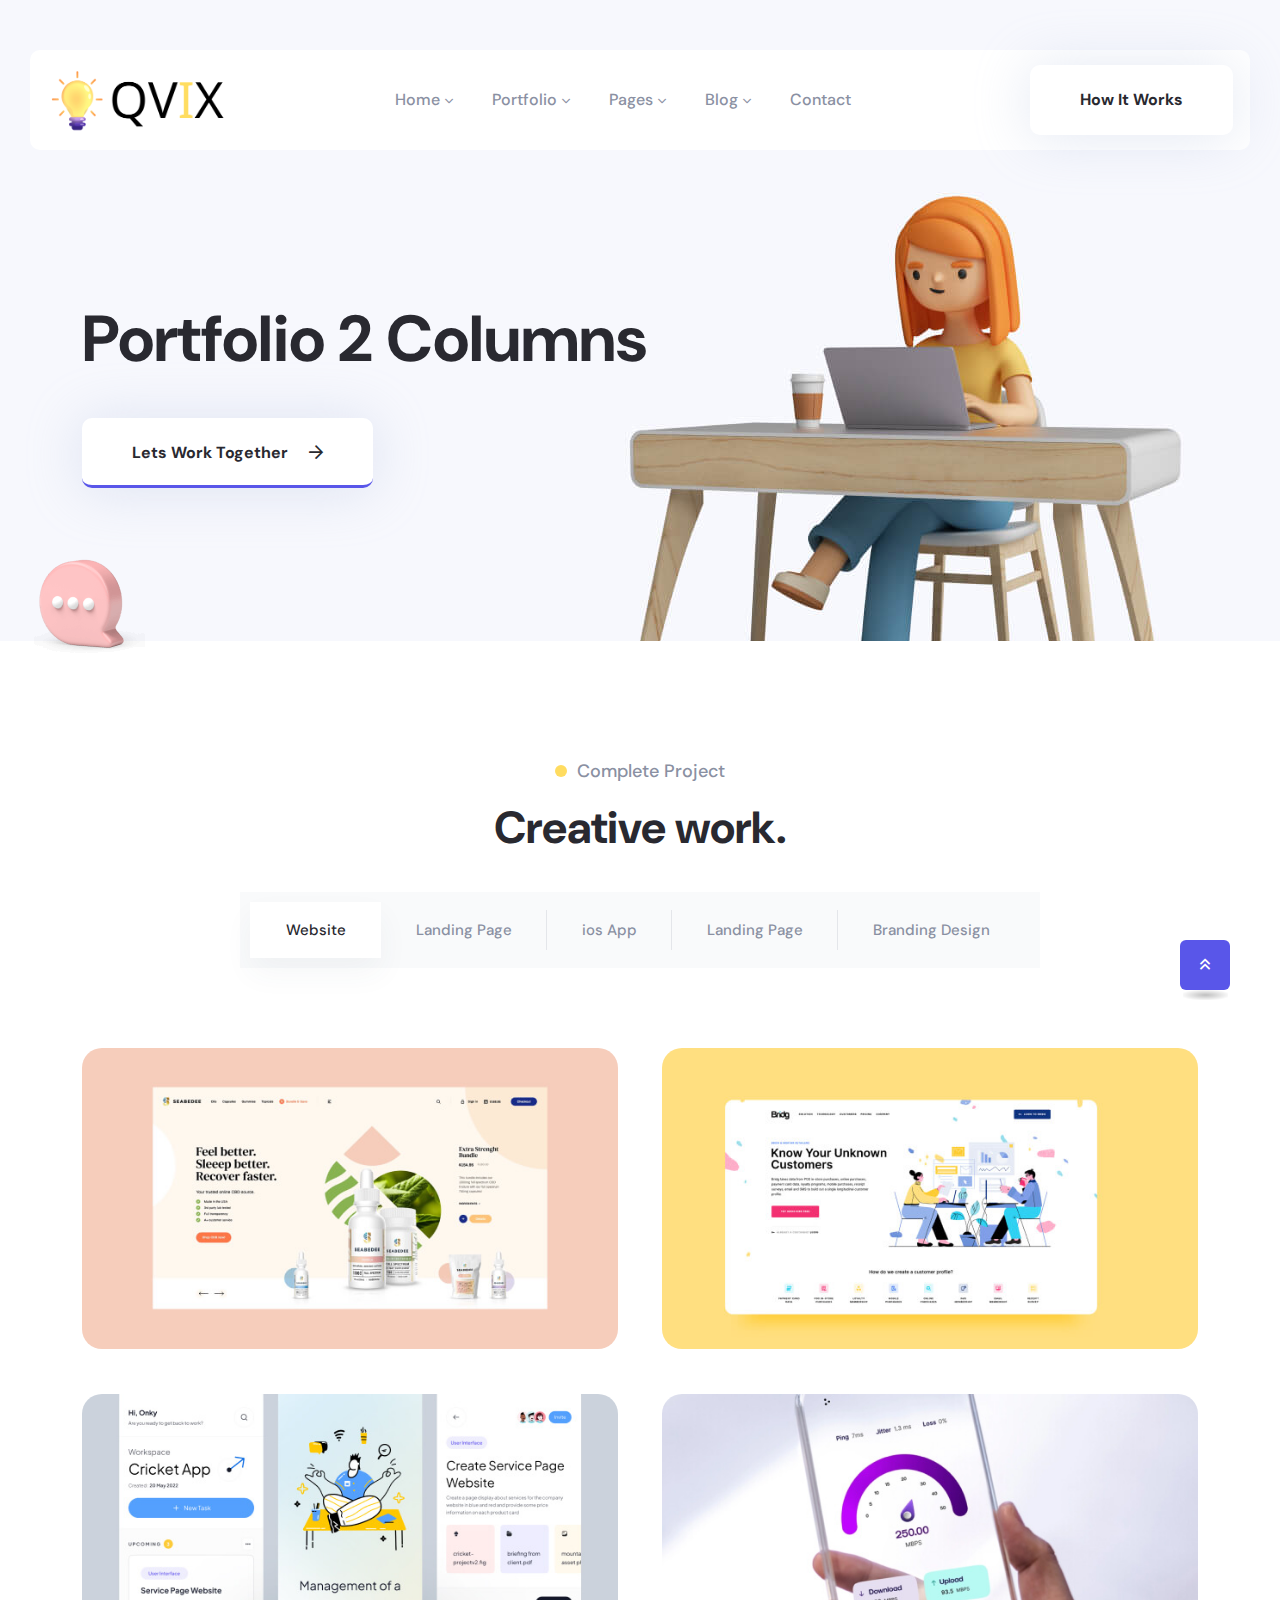
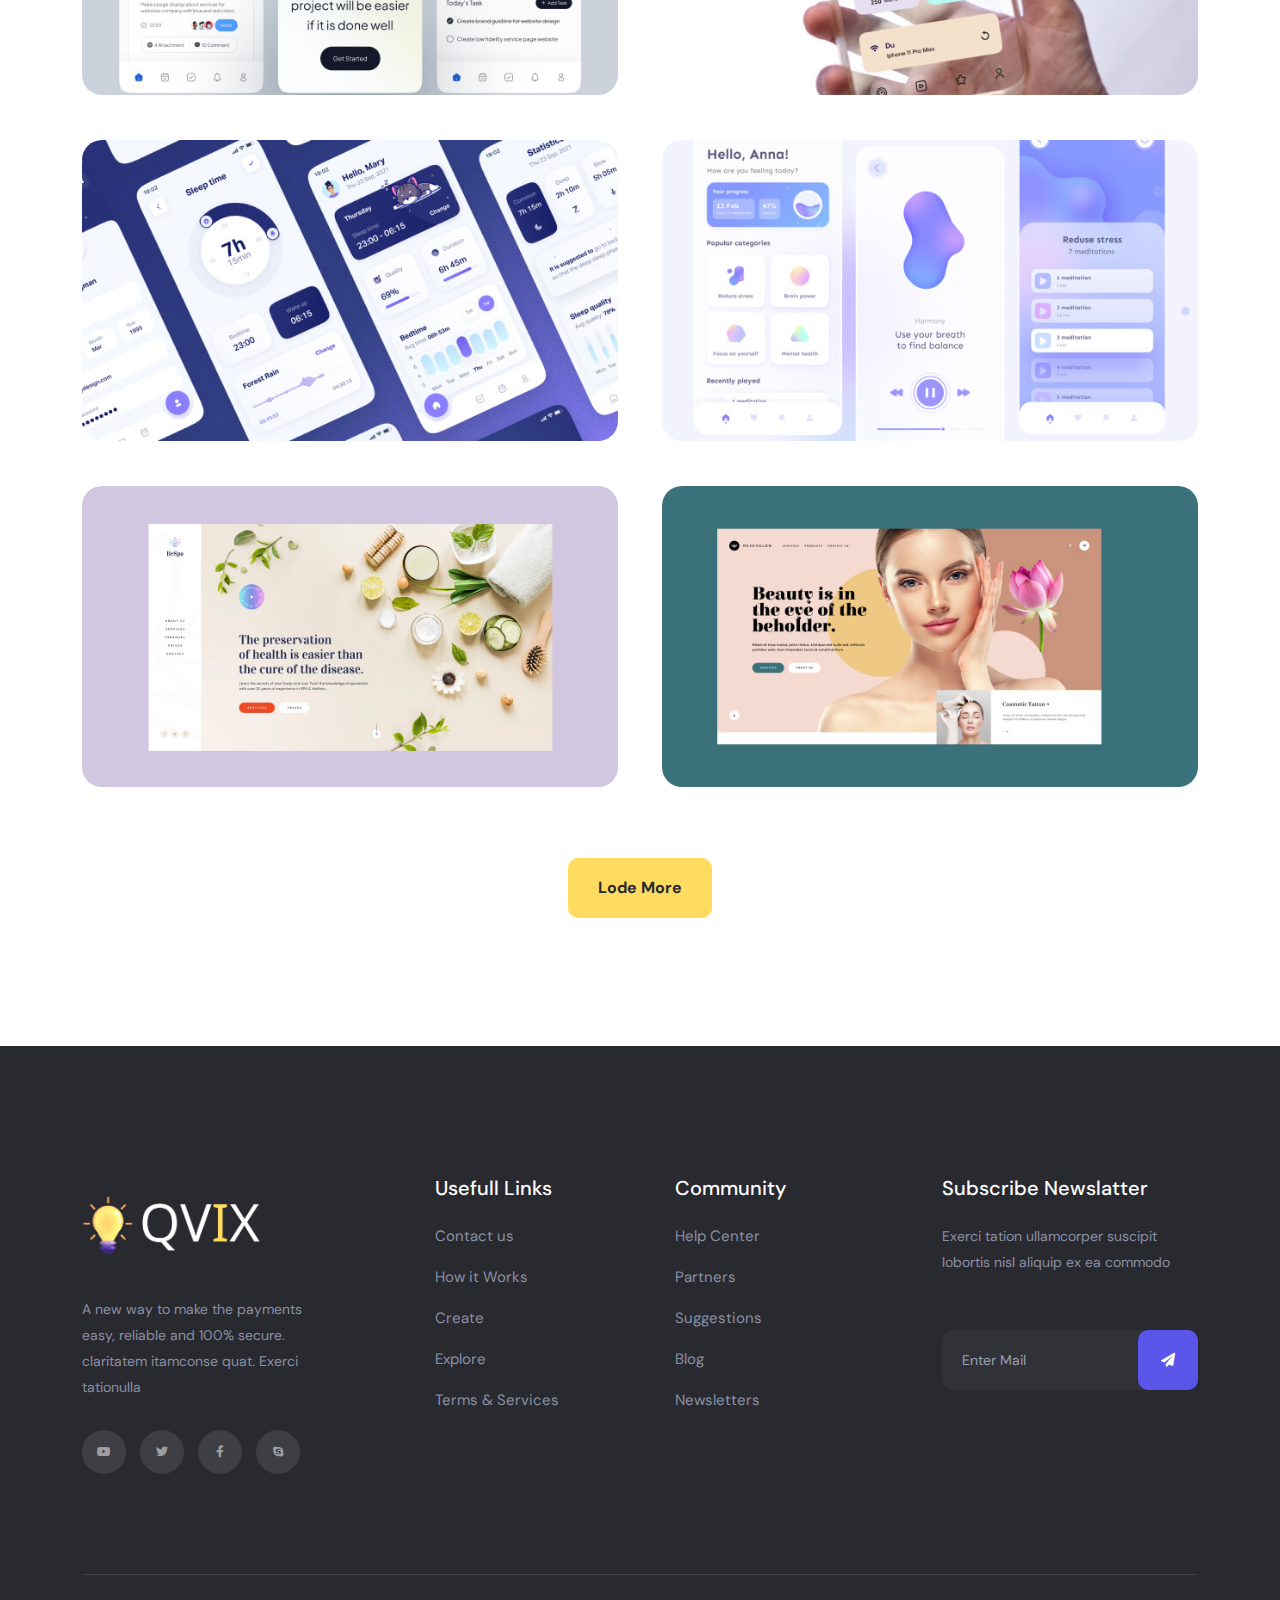
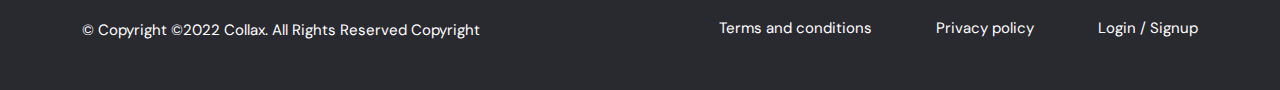
<file: portfolio-2.html>
<!doctype html>
<html class="no-js" lang="zxx">

<head>
   <meta charset="utf-8">
   <meta http-equiv="x-ua-compatible" content="ie=edge">
   <title> Collax - Portfolio Filter 01</title>
   <meta name="description" content="">
   <meta name="viewport" content="width=device-width, initial-scale=1">

   <!-- Place favicon.ico in the root directory -->
   <link rel="shortcut icon" type="image/x-icon" href="assets/img/logo/favicon.png">

   <!-- CSS here -->
   <link rel="stylesheet" href="assets/css/bootstrap.min.css">
   <link rel="stylesheet" href="assets/css/animate.css">
   <link rel="stylesheet" href="assets/css/swiper-bundle.css">
   <link rel="stylesheet" href="assets/css/slick.css">
   <link rel="stylesheet" href="assets/css/flaticon.css">
   <link rel="stylesheet" href="assets/css/meanmenu.css">
   <link rel="stylesheet" href="assets/css/font-awesome-pro.css">
   <link rel="stylesheet" href="assets/css/magnific-popup.css">
   <link rel="stylesheet" href="assets/css/spacing.css">
   <link rel="stylesheet" href="assets/css/style.css">
</head>

<body>
   <!--[if lte IE 9]>
      <p class="browserupgrade">You are using an <strong>outdated</strong> browser. Please <a href="https://browsehappy.com/">upgrade your browser</a> to improve your experience and security.</p>
      <![endif]-->

    <!-- tp-header-area-start -->
    <header class="d-none d-lg-block">
      <div id="header-sticky" class="tp-header-area-two tp-header-bg header-transparent header-transparent-two">
         <div class="container-fluid">
            <div class="row align-items-center">
               <div class="col-xxl-3 col-xl-3 col-lg-3">
                  <div class="tp-logo text-start">
                     <a href="index.html"><img src="assets/img/logo/logo-blue.png" alt=""></a>
                  </div>
               </div>
               <div class="col-xxl-5 col-xl-6 col-lg-6">
                  <div class="tp-main-menu tp-menu-black tp-bs-menu tp-bp-menu text-center">
                     <nav id="mobile-menu">
                        <ul>
                           <li class="has-dropdown"><a href="index.html">Home</a> 
                              <ul class="submenu text-start">
                                 <li><a href="index.html">Creative Agency</a></li>
                                 <li><a href="index-2.html">Personal Portfolio</a></li>
                                 <li><a href="index-3.html">Startup Business</a></li>
                                 <li><a href="index-4.html">Digital Agency</a></li>
                                 <li><a href="index-5.html">Business Advisor</a></li>
                                 <li><a href="index-6.html">IT Service Agency</a></li>
                                 <li><a href="index-7.html">Corporate Agency</a></li>
                                 <li><a href="index-8.html">Fashion Blog 01</a></li>
                                 <li><a href="index-9.html">Fashion Blog 02</a></li>
                              </ul>
                           </li>
                           <li class="has-dropdown "><a href="portfolio.html">Portfolio</a> 
                              <ul class="submenu text-start">
                                 <li><a href="portfolio.html">Portfolio Full Width</a></li>
                                 <li><a href="portfolio-2.html">Portfolio Filter 01</a></li>
                                 <li><a href="portfolio-3.html">Portfolio Filter 02</a></li>
                                 <li><a href="portfolio-mesonary.html">Portfolio Masonry</a></li>
                                 <li><a href="portfolio-details.html">Portfolio Details</a></li>
                              </ul>
                           </li>
                           <li class="has-dropdown has-mega-menu "><a href="#">Pages</a>
                              <ul class="submenu text-start">
                                 <li><a href="about.html">About</a></li>
                                 <li><a href="about-me.html">About Me</a></li>
                                 <li><a href="job.html">Job</a></li>
                                 <li><a href="job-details.html">Job Details</a></li>
                                 <li><a href="product.html">Product</a></li>
                                 <li><a href="product-details.html">Product Details</a></li>
                                 <li><a href="service-1.html">Service 01</a></li>
                                 <li><a href="service-2.html">Service 02</a></li>
                                 <li><a href="service-3.html">Service 03</a></li>
                                 <li><a href="service-4.html">Service 04</a></li>
                                 <li><a href="service-details.html">Service Details</a></li>
                                 <li><a href="testimonial.html">Testimonial</a></li>
                                 <li><a href="price.html">Price</a></li>
                                 <li><a href="faq.html">Faq</a></li>
                                 <li><a href="login.html">Login</a></li>
                                 <li><a href="registration.html">Register</a></li>
                                 <li><a href="404.html">404</a></li>
                              </ul>
                           </li>
                           <li class="has-dropdown "><a href="blog.html">Blog</a>
                              <ul class="submenu text-start">
                                 <li><a href="blog.html">Blog Sidebar</a></li>
                                 <li><a href="blog-details.html">Blog Details</a></li>
                                 <li><a href="blog-grid-1.html">Post Style 01</a></li>
                                 <li><a href="blog-grid-2.html">Post Style 02</a></li>
                                 <li><a href="blog-grid-3.html">Post Style 03</a></li>
                              </ul>
                           </li>
                           <li><a href="contact.html">Contact</a></li>
                        </ul>
                     </nav>
                  </div>
               </div>
               <div class="col-xxl-4 col-xl-3 col-lg-3">
                  <div class="tp-header-left d-flex align-items-center justify-content-end ">
                     <ul class="d-none d-xxl-block">
                        <li><a class="#" href="login.html"><i class="far fa-user fa-user"></i> Login</a></li>
                        <li><a class="#" href="#">EN<i class="fal fa-arrow-down arrow-down"></i></a>
                           <ul>
                              <li><a href="#">English</a></li>
                              <li><a href="#">Arabic</a></li>
                              <li><a href="#">Spanish</a></li>
                           </ul>
                        </li>
                     </ul>
                     <div class="tp-header-yellow-button">
                        <a class="tp-btn-white" href="about.html">How it Works</a>
                     </div>
                  </div>
               </div>
            </div>
         </div>
      </div>
   </header>
   <!-- tp-header-area-end -->

   <div id="header-sticky-mobile" class="tp-md-header-area d-md-block d-lg-none pt-30 pb-30">
      <div class="container-fluid">
         <div class="row align-items-center">
            <div class="col-md-6 col-6">
               <div class="tp-logo">
                  <a href="index.html"><img src="assets/img/logo/logo-blue.png" alt=""></a>
               </div>
            </div>
            <div class="col-md-6 col-6">
               <div class="tp-header-right z-index-1 d-flex align-items-center justify-content-end">
                  <a class="tp-btn-yellow d-none d-md-block" href="#">How it Works</a>
                  <button class="tp-menu-bar"><i class="fal fa-bars"></i></button>
               </div>
            </div>
         </div>
      </div>
   </div>



   <div class="tp-offcanvas-area">
      <div class="tpoffcanvas">
         <div class="tpoffcanvas__logo">
            <a href="index.html">
               <img src="assets/img/logo/logo-white.png" alt="">
            </a>
         </div>
         <div class="tpoffcanvas__close-btn">
            <a class="close-btn" href="javascript:void(0)"><i class="fal fa-times-hexagon"></i></a>
         </div>
         <div class="tpoffcanvas__content d-none d-sm-block">
            <p>We deploy world-class Creative <br> on demand.</p>
         </div>
         <div class="mobile-menu">

         </div>
         <div class="tpoffcanvas__contact">
            <span>Contact us</span>
            <ul>
               <li><i class="fas fa-star"></i> <a href="https://goo.gl/maps/abHegV4AoiJA6Syd8" target="_blank">Melbone
                     st, Australia, Ny 12099</a></li>
               <li><i class="fas fa-star"></i> <a href="tel:8180012345678">+81 800 123 456 78</a></li>
               <li><i class="fas fa-star"></i> <a href="mailto:Collaxmail@gmail.com">Collaxmail@gmail.com</a></li>
            </ul>
         </div>
         <div class="tpoffcanvas__input d-none d-sm-block">
            <p>Get UPdate</p>
            <form class="p-relative" action="#">
               <input type="text" placeholder="Enter mail">
               <button type="submit"><i class="fas fa-paper-plane"></i></button>
            </form>
         </div>
         <div class="tpoffcanvas__instagram d-none d-sm-block">
            <p>Check Instagram POst</p>
           <div class="tp-insta">
            <div class="row">
               <div class="col-3 col-sm-3"><a href="#"><img src="assets/img/offcanvas/insta-1.jpg" alt=""></a></div>
               <div class="col-3 col-sm-3"><a href="#"><img src="assets/img/offcanvas/insta-2.jpg" alt=""></a></div>
               <div class="col-3 col-sm-3"><a href="#"><img src="assets/img/offcanvas/insta-4.jpg" alt=""></a></div>
               <div class="col-3 col-sm-3"><a href="#"><img src="assets/img/offcanvas/insta-4.jpg" alt=""></a></div>
            </div>
           </div>
         </div>
      </div>
   </div>

   <div class="body-overlay"></div>

   <main>

      <!-- breadcrumb area start -->
      <section class="breadcrumb__area  breadcrumb__pt-310 include-bg p-relative"
         data-background="assets/img/breadcrum/ab-1.1.jpg">
         <div class="ac-about-shape-img z-index-1">
            <img src="assets/img/breadcrum/ab-shape-1.1.jpg" alt="">
         </div>
         <div class="container">
            <div class="row">
               <div class="col-xxl-12">
                  <div class="breadcrumb__content p-relative z-index-1">
                     <h3 class="breadcrumb__title">Portfolio 2 Columns</h3>
                      <a href="contact.html" class="tp-btn-white-border">Lets work together <i class="far fa-arrow-right"></i></a>
                  </div>
               </div>
            </div>
         </div>
      </section>
      <!-- breadcrumb area end -->

      <!-- project-area-start -->
      <div class="tp-project-area pt-120 pb-120 p-relative">
         <div class="container">
            <div class="row">
               <div class="col-xl-12">
                  <div class="project-section-box-two text-center">
                     <h5 class="tp-subtitle">Complete Project</h5>
                     <h2 class="tp-title">Creative work.</h2>
                  </div>
               </div>
            </div>
            <div class="row justify-content-center mb-80">
               <div class="col-10 p-0 text-center">
                  <div class="tp-project-tab-button masonary-menu">
                     <button class="active" data-filter="*"><span>Website</span></button>
                     <button data-filter=".cat2"><span>Landing Page</span></button>
                     <button data-filter=".cat3"><span>ios App</span></button>
                     <button data-filter=".cat4"><span>Landing Page</span></button>
                     <button data-filter=".cat5"><span>Branding Design</span></button>
                  </div>
               </div>
            </div>
            <div class="row grid gx-45">
               <div class="col-xxl-6 col-xl-6 col-lg-6 col-md-6  grid-item cat1 cat3">
                  <div class="tp-project-item-two p-relative mb-45 fix">
                    <div class="portfolio-thumb fix">
                       <img class=" w-100" src="assets/img/portfolio/port-11.jpg" alt="">
                    </div>
                     <div class="tp-portfolio-content-box">
                        <h3 class="portfolio-animation-title"><a href="portfolio-details.html">Hosting Website</a></h3>
                        <span>Ui/Ux Design</span>
                     </div>
                     <div class="portfolio-animation-icon">
                       <a class="popup-image" href="assets/img/portfolio/port-11.jpg"> 
                        <svg width="40" height="40" viewBox="0 0 40 40" fill="none" xmlns="http://www.w3.org/2000/svg">
                           <path d="M0.0840454 35.6872L4.24586 39.8578C4.43505 40.0474 5.57016 40.0474 5.75926 39.8578L29.9737 16.1611C30.352 15.7819 30.7304 15.5923 31.2979 15.5923C31.4871 15.5923 31.8655 15.5923 32.0546 15.7819C32.8113 15.9715 33.1896 16.7298 33.1896 17.488V29.4313V29.6209H39.2433C39.6216 29.6209 39.8109 29.6209 40 29.6209V0.616144C40 0.616144 40 0.616144 39.6217 0.23695C39.2434 -0.142245 39.4326 0.047446 39.0541 0.047446H10.6779C10.6779 0.23695 10.6779 0.426547 10.6779 0.995338V6.87201C10.6779 7.25111 10.6779 7.6303 10.6779 7.6303H22.7851C23.5418 7.6303 24.2985 8.0094 24.4876 8.7677C24.8659 9.52599 24.6768 10.2843 24.1093 10.8531L0.462448 34.3602C0.273251 34.5498 0.0840454 34.7394 0.0840454 35.1185C-0.105061 35.4976 0.0840454 35.4976 0.0840454 35.6872Z" fill="currentColor"/>
                        </svg>
                     </a>                           
                     </div>
                  </div>
               </div>
               <div class="col-xxl-6 col-xl-6 col-lg-6 col-md-6  grid-item cat5 cat4">
                  <div class="tp-project-item-two p-relative mb-45 fix">
                     <div class="portfolio-thumb fix">
                        <img class=" w-100" src="assets/img/portfolio/port-10.jpg" alt="">
                     </div>
                     <div class="tp-portfolio-content-box">
                        <h3 class="portfolio-animation-title"><a href="portfolio-details.html">Hosting Website</a></h3>
                        <span>Ui/Ux Design</span>
                     </div>
                     <div class="portfolio-animation-icon">
                       <a class="popup-image" href="assets/img/portfolio/port-10.jpg"> 
                        <svg width="40" height="40" viewBox="0 0 40 40" fill="none" xmlns="http://www.w3.org/2000/svg">
                           <path d="M0.0840454 35.6872L4.24586 39.8578C4.43505 40.0474 5.57016 40.0474 5.75926 39.8578L29.9737 16.1611C30.352 15.7819 30.7304 15.5923 31.2979 15.5923C31.4871 15.5923 31.8655 15.5923 32.0546 15.7819C32.8113 15.9715 33.1896 16.7298 33.1896 17.488V29.4313V29.6209H39.2433C39.6216 29.6209 39.8109 29.6209 40 29.6209V0.616144C40 0.616144 40 0.616144 39.6217 0.23695C39.2434 -0.142245 39.4326 0.047446 39.0541 0.047446H10.6779C10.6779 0.23695 10.6779 0.426547 10.6779 0.995338V6.87201C10.6779 7.25111 10.6779 7.6303 10.6779 7.6303H22.7851C23.5418 7.6303 24.2985 8.0094 24.4876 8.7677C24.8659 9.52599 24.6768 10.2843 24.1093 10.8531L0.462448 34.3602C0.273251 34.5498 0.0840454 34.7394 0.0840454 35.1185C-0.105061 35.4976 0.0840454 35.4976 0.0840454 35.6872Z" fill="currentColor"/>
                        </svg>
                     </a>                           
                     </div>
                  </div>
               </div>
               <div class="col-xxl-6 col-xl-6 col-lg-6 col-md-6  grid-item cat5 cat2">
                  <div class="tp-project-item-two p-relative mb-45 fix">
                     <div class="portfolio-thumb fix">
                        <img class=" w-100" src="assets/img/portfolio/port-14.jpg" alt="">
                     </div>
                     <div class="tp-portfolio-content-box">
                        <h3 class="portfolio-animation-title"><a href="portfolio-details.html">Hosting Website</a></h3>
                        <span>Ui/Ux Design</span>
                     </div>
                     <div class="portfolio-animation-icon">
                       <a class="popup-image" href="assets/img/portfolio/port-14.jpg"> 
                        <svg width="40" height="40" viewBox="0 0 40 40" fill="none" xmlns="http://www.w3.org/2000/svg">
                           <path d="M0.0840454 35.6872L4.24586 39.8578C4.43505 40.0474 5.57016 40.0474 5.75926 39.8578L29.9737 16.1611C30.352 15.7819 30.7304 15.5923 31.2979 15.5923C31.4871 15.5923 31.8655 15.5923 32.0546 15.7819C32.8113 15.9715 33.1896 16.7298 33.1896 17.488V29.4313V29.6209H39.2433C39.6216 29.6209 39.8109 29.6209 40 29.6209V0.616144C40 0.616144 40 0.616144 39.6217 0.23695C39.2434 -0.142245 39.4326 0.047446 39.0541 0.047446H10.6779C10.6779 0.23695 10.6779 0.426547 10.6779 0.995338V6.87201C10.6779 7.25111 10.6779 7.6303 10.6779 7.6303H22.7851C23.5418 7.6303 24.2985 8.0094 24.4876 8.7677C24.8659 9.52599 24.6768 10.2843 24.1093 10.8531L0.462448 34.3602C0.273251 34.5498 0.0840454 34.7394 0.0840454 35.1185C-0.105061 35.4976 0.0840454 35.4976 0.0840454 35.6872Z" fill="currentColor"/>
                        </svg>
                     </a>                           
                     </div>
                  </div>
               </div>
               <div class="col-xxl-6 col-xl-6 col-lg-6 col-md-6  grid-item cat1 cat3 cat4">
                  <div class="tp-project-item-two p-relative mb-45 fix">
                     <div class="portfolio-thumb fix">
                        <img class=" w-100" src="assets/img/portfolio/port-13.jpg" alt="">
                     </div>
                     <div class="tp-portfolio-content-box">
                        <h3 class="portfolio-animation-title"><a href="portfolio-details.html">Hosting Website</a></h3>
                        <span>Ui/Ux Design</span>
                     </div>
                     <div class="portfolio-animation-icon">
                       <a class="popup-image" href="assets/img/portfolio/port-13.jpg"> 
                        <svg width="40" height="40" viewBox="0 0 40 40" fill="none" xmlns="http://www.w3.org/2000/svg">
                           <path d="M0.0840454 35.6872L4.24586 39.8578C4.43505 40.0474 5.57016 40.0474 5.75926 39.8578L29.9737 16.1611C30.352 15.7819 30.7304 15.5923 31.2979 15.5923C31.4871 15.5923 31.8655 15.5923 32.0546 15.7819C32.8113 15.9715 33.1896 16.7298 33.1896 17.488V29.4313V29.6209H39.2433C39.6216 29.6209 39.8109 29.6209 40 29.6209V0.616144C40 0.616144 40 0.616144 39.6217 0.23695C39.2434 -0.142245 39.4326 0.047446 39.0541 0.047446H10.6779C10.6779 0.23695 10.6779 0.426547 10.6779 0.995338V6.87201C10.6779 7.25111 10.6779 7.6303 10.6779 7.6303H22.7851C23.5418 7.6303 24.2985 8.0094 24.4876 8.7677C24.8659 9.52599 24.6768 10.2843 24.1093 10.8531L0.462448 34.3602C0.273251 34.5498 0.0840454 34.7394 0.0840454 35.1185C-0.105061 35.4976 0.0840454 35.4976 0.0840454 35.6872Z" fill="currentColor"/>
                        </svg>
                     </a>                           
                     </div>
                  </div>
               </div>
               <div class="col-xxl-6 col-xl-6 col-lg-6 col-md-6  grid-item cat2 cat5">
                  <div class="tp-project-item-two p-relative mb-45 fix">
                     <div class="portfolio-thumb fix">
                        <img class=" w-100" src="assets/img/portfolio/port-12.jpg" alt="">
                     </div>
                     <div class="tp-portfolio-content-box">
                        <h3 class="portfolio-animation-title"><a href="portfolio-details.html">Hosting Website</a></h3>
                        <span>Ui/Ux Design</span>
                     </div>
                     <div class="portfolio-animation-icon">
                       <a class="popup-image" href="assets/img/portfolio/port-12.jpg"> 
                        <svg width="40" height="40" viewBox="0 0 40 40" fill="none" xmlns="http://www.w3.org/2000/svg">
                           <path d="M0.0840454 35.6872L4.24586 39.8578C4.43505 40.0474 5.57016 40.0474 5.75926 39.8578L29.9737 16.1611C30.352 15.7819 30.7304 15.5923 31.2979 15.5923C31.4871 15.5923 31.8655 15.5923 32.0546 15.7819C32.8113 15.9715 33.1896 16.7298 33.1896 17.488V29.4313V29.6209H39.2433C39.6216 29.6209 39.8109 29.6209 40 29.6209V0.616144C40 0.616144 40 0.616144 39.6217 0.23695C39.2434 -0.142245 39.4326 0.047446 39.0541 0.047446H10.6779C10.6779 0.23695 10.6779 0.426547 10.6779 0.995338V6.87201C10.6779 7.25111 10.6779 7.6303 10.6779 7.6303H22.7851C23.5418 7.6303 24.2985 8.0094 24.4876 8.7677C24.8659 9.52599 24.6768 10.2843 24.1093 10.8531L0.462448 34.3602C0.273251 34.5498 0.0840454 34.7394 0.0840454 35.1185C-0.105061 35.4976 0.0840454 35.4976 0.0840454 35.6872Z" fill="currentColor"/>
                        </svg>
                     </a>                           
                     </div>
                  </div>
               </div>
               <div class="col-xxl-6 col-xl-6 col-lg-6 col-md-6  grid-item cat2 cat4">
                  <div class="tp-project-item-two p-relative mb-45 fix">
                     <div class="portfolio-thumb fix">
                        <img class=" w-100" src="assets/img/portfolio/port-15.jpg" alt="">
                     </div>
                     <div class="tp-portfolio-content-box">
                        <h3 class="portfolio-animation-title"><a href="portfolio-details.html">Hosting Website</a></h3>
                        <span>Ui/Ux Design</span>
                     </div>
                     <div class="portfolio-animation-icon">
                       <a class="popup-image" href="assets/img/portfolio/port-15.jpg"> 
                        <svg width="40" height="40" viewBox="0 0 40 40" fill="none" xmlns="http://www.w3.org/2000/svg">
                           <path d="M0.0840454 35.6872L4.24586 39.8578C4.43505 40.0474 5.57016 40.0474 5.75926 39.8578L29.9737 16.1611C30.352 15.7819 30.7304 15.5923 31.2979 15.5923C31.4871 15.5923 31.8655 15.5923 32.0546 15.7819C32.8113 15.9715 33.1896 16.7298 33.1896 17.488V29.4313V29.6209H39.2433C39.6216 29.6209 39.8109 29.6209 40 29.6209V0.616144C40 0.616144 40 0.616144 39.6217 0.23695C39.2434 -0.142245 39.4326 0.047446 39.0541 0.047446H10.6779C10.6779 0.23695 10.6779 0.426547 10.6779 0.995338V6.87201C10.6779 7.25111 10.6779 7.6303 10.6779 7.6303H22.7851C23.5418 7.6303 24.2985 8.0094 24.4876 8.7677C24.8659 9.52599 24.6768 10.2843 24.1093 10.8531L0.462448 34.3602C0.273251 34.5498 0.0840454 34.7394 0.0840454 35.1185C-0.105061 35.4976 0.0840454 35.4976 0.0840454 35.6872Z" fill="currentColor"/>
                        </svg>
                     </a>                           
                     </div>
                  </div>
               </div>
               <div class="col-xxl-6 col-xl-6 col-lg-6 col-md-6  grid-item cat2 cat65 cat3">
                  <div class="tp-project-item-two p-relative mb-45 fix">
                     <div class="portfolio-thumb fix">
                        <img class=" w-100" src="assets/img/portfolio/port-16.jpg" alt="">
                     </div>
                     <div class="tp-portfolio-content-box">
                        <h3 class="portfolio-animation-title"><a href="portfolio-details.html">Hosting Website</a></h3>
                        <span>Ui/Ux Design</span>
                     </div>
                     <div class="portfolio-animation-icon">
                       <a class="popup-image" href="assets/img/portfolio/port-16.jpg"> 
                        <svg width="40" height="40" viewBox="0 0 40 40" fill="none" xmlns="http://www.w3.org/2000/svg">
                           <path d="M0.0840454 35.6872L4.24586 39.8578C4.43505 40.0474 5.57016 40.0474 5.75926 39.8578L29.9737 16.1611C30.352 15.7819 30.7304 15.5923 31.2979 15.5923C31.4871 15.5923 31.8655 15.5923 32.0546 15.7819C32.8113 15.9715 33.1896 16.7298 33.1896 17.488V29.4313V29.6209H39.2433C39.6216 29.6209 39.8109 29.6209 40 29.6209V0.616144C40 0.616144 40 0.616144 39.6217 0.23695C39.2434 -0.142245 39.4326 0.047446 39.0541 0.047446H10.6779C10.6779 0.23695 10.6779 0.426547 10.6779 0.995338V6.87201C10.6779 7.25111 10.6779 7.6303 10.6779 7.6303H22.7851C23.5418 7.6303 24.2985 8.0094 24.4876 8.7677C24.8659 9.52599 24.6768 10.2843 24.1093 10.8531L0.462448 34.3602C0.273251 34.5498 0.0840454 34.7394 0.0840454 35.1185C-0.105061 35.4976 0.0840454 35.4976 0.0840454 35.6872Z" fill="currentColor"/>
                        </svg>
                     </a>                           
                     </div>
                  </div>
               </div>
               <div class="col-xxl-6 col-xl-6 col-lg-6 col-md-6  grid-item cat1 cat2">
                  <div class="tp-project-item-two p-relative mb-45 fix">
                     <div class="portfolio-thumb fix">
                        <img class=" w-100" src="assets/img/portfolio/port-17.jpg" alt="">
                     </div>
                     <div class="tp-portfolio-content-box">
                        <h3 class="portfolio-animation-title"><a href="portfolio-details.html">Hosting Website</a></h3>
                        <span>Ui/Ux Design</span>
                     </div>
                     <div class="portfolio-animation-icon">
                       <a class="popup-image" href="assets/img/portfolio/port-17.jpg"> 
                        <svg width="40" height="40" viewBox="0 0 40 40" fill="none" xmlns="http://www.w3.org/2000/svg">
                           <path d="M0.0840454 35.6872L4.24586 39.8578C4.43505 40.0474 5.57016 40.0474 5.75926 39.8578L29.9737 16.1611C30.352 15.7819 30.7304 15.5923 31.2979 15.5923C31.4871 15.5923 31.8655 15.5923 32.0546 15.7819C32.8113 15.9715 33.1896 16.7298 33.1896 17.488V29.4313V29.6209H39.2433C39.6216 29.6209 39.8109 29.6209 40 29.6209V0.616144C40 0.616144 40 0.616144 39.6217 0.23695C39.2434 -0.142245 39.4326 0.047446 39.0541 0.047446H10.6779C10.6779 0.23695 10.6779 0.426547 10.6779 0.995338V6.87201C10.6779 7.25111 10.6779 7.6303 10.6779 7.6303H22.7851C23.5418 7.6303 24.2985 8.0094 24.4876 8.7677C24.8659 9.52599 24.6768 10.2843 24.1093 10.8531L0.462448 34.3602C0.273251 34.5498 0.0840454 34.7394 0.0840454 35.1185C-0.105061 35.4976 0.0840454 35.4976 0.0840454 35.6872Z" fill="currentColor"/>
                        </svg>
                     </a>                           
                     </div>
                  </div>
               </div>
            </div>
            <div class="row">
               <div class="col-12">
                  <div class="tp-project-button text-center mt-25">
                     <a class="tp-btn-yellow" href="#">Lode more</a>
                  </div>
               </div>
            </div>
         </div>
      </div>
      <!-- project-area-end -->


   </main>


   <!-- footer-area-start -->

   <footer>
      <div class="tp-footer-area black-bg pt-130 pb-30">
         <div class="container">
            <div class="row">
               <div class="col-xl-3 col-lg-4 col-md-6">
                  <div class="tp-footer-widget">
                     <div class="tp-footer-widget__logo mb-30">
                        <a href="index.html"><img src="assets/img/logo/logo-white.png" alt=""></a>
                     </div>
                     <div class="tp-footer-widget__text mb-30">
                        <p>A new way to make the payments easy,
                           reliable and 100% secure. claritatem itamconse quat. Exerci tationulla</p>
                     </div>
                     <div class="tp-footer-widget__social-link">
                        <a href="#"><i class="fab fa-youtube"></i></a>
                        <a href="#"><i class="fab fa-twitter"></i></a>
                        <a href="#"><i class="fab fa-facebook-f"></i></a>
                        <a href="#"><i class="fab fa-skype"></i></a>
                     </div>
                  </div>
               </div>
               <div class="col-xl-3 col-lg-2 col-md-6 d-flex justify-content-lg-center">
                  <div class="tp-footer-widget">
                     <div class="tp-footer-widget__title pb-15">
                        <h3 class="footer-title">Usefull Links</h3>
                     </div>
                     <div class="tp-footer-widget__list">
                        <ul>
                           <li><a href="#">Contact us</a></li>
                           <li><a href="#">How it Works</a></li>
                           <li><a href="#">Create</a></li>
                           <li><a href="#">Explore</a></li>
                           <li><a href="#">Terms & Services</a></li>
                        </ul>
                     </div>
                  </div>
               </div>
               <div class="col-xl-3 col-lg-2 col-md-6">
                  <div class="tp-footer-widget pl-20">
                     <div class="tp-footer-widget__title pb-15">
                        <h3 class="footer-title">Community</h3>
                     </div>
                     <div class="tp-footer-widget__list">
                        <ul>
                           <li><a href="#">Help Center</a></li>
                           <li><a href="#">Partners</a></li>
                           <li><a href="#">Suggestions</a></li>
                           <li><a href="blog.html">Blog</a></li>
                           <li><a href="#">Newsletters</a></li>
                        </ul>
                     </div>
                  </div>
               </div>
               <div class="col-xl-3 col-lg-4 col-md-6">
                  <div class="tp-footer-widget">
                     <div class="tp-footer-widget__title pb-15">
                        <h3 class="footer-title">Subscribe Newslatter</h3>
                     </div>
                     <div class="tp-footer-widget__text mb-55">
                        <p>Exerci tation ullamcorper suscipit lobortis nisl aliquip ex ea commodo</p>
                     </div>
                     <div class="tp-footer-widget__input">
                        <form action="#">
                           <input type="text" placeholder="Enter Mail">
                           <button type="submit"><i class="fas fa-paper-plane"></i></button>
                        </form>
                     </div>
                  </div>
               </div>
            </div>
         </div>

         <div class="tp-copyright-area">
            <div class="container">
               <div class="copyright-border pt-40">
                  <div class="row">
                     <div class="col-xl-6 col-lg-6 col-12">
                        <div class="tp-copyright-left text-lg-start text-start text-md-center">
                           <p> © Copyright ©2022 Collax. All Rights Reserved Copyright</p>
                        </div>
                     </div>
                     <div class="col-xl-6 col-lg-6 col-12">
                        <div class="tp-copyright-right text-start text-md-center text-lg-end">
                           <a href="#">Terms and conditions</a>
                           <a href="#"> Privacy policy</a>
                           <a href="#">Login / Signup</a>
                        </div>
                     </div>
                  </div>
               </div>
            </div>
         </div>
      </div>
   </footer>

   <!-- footer-area-end -->
   <button class="scroll-top scroll-to-target" data-target="html">
      <i class="far fa-angle-double-up"></i>
  </button>


   <!-- JS here -->
   <script src="assets/js/jquery.js"></script>
   <script src="assets/js/waypoints.js"></script>
   <script src="assets/js/bootstrap.bundle.min.js"></script>
   <script src="assets/js/swiper-bundle.js"></script>
   <script src="assets/js/slick.js"></script>
   <script src="assets/js/magnific-popup.js"></script>
   <script src="assets/js/counterup.js"></script>
   <script src="assets/js/wow.js"></script>
   <script src="assets/js/meanmenu.js"></script>
   <script src="assets/js/isotope-pkgd.js"></script>
   <script src="assets/js/imagesloaded-pkgd.js"></script>
   <script src="assets/js/ajax-form.js"></script>
   <script src="assets/js/main.js"></script>
</body>

</html>
</file>
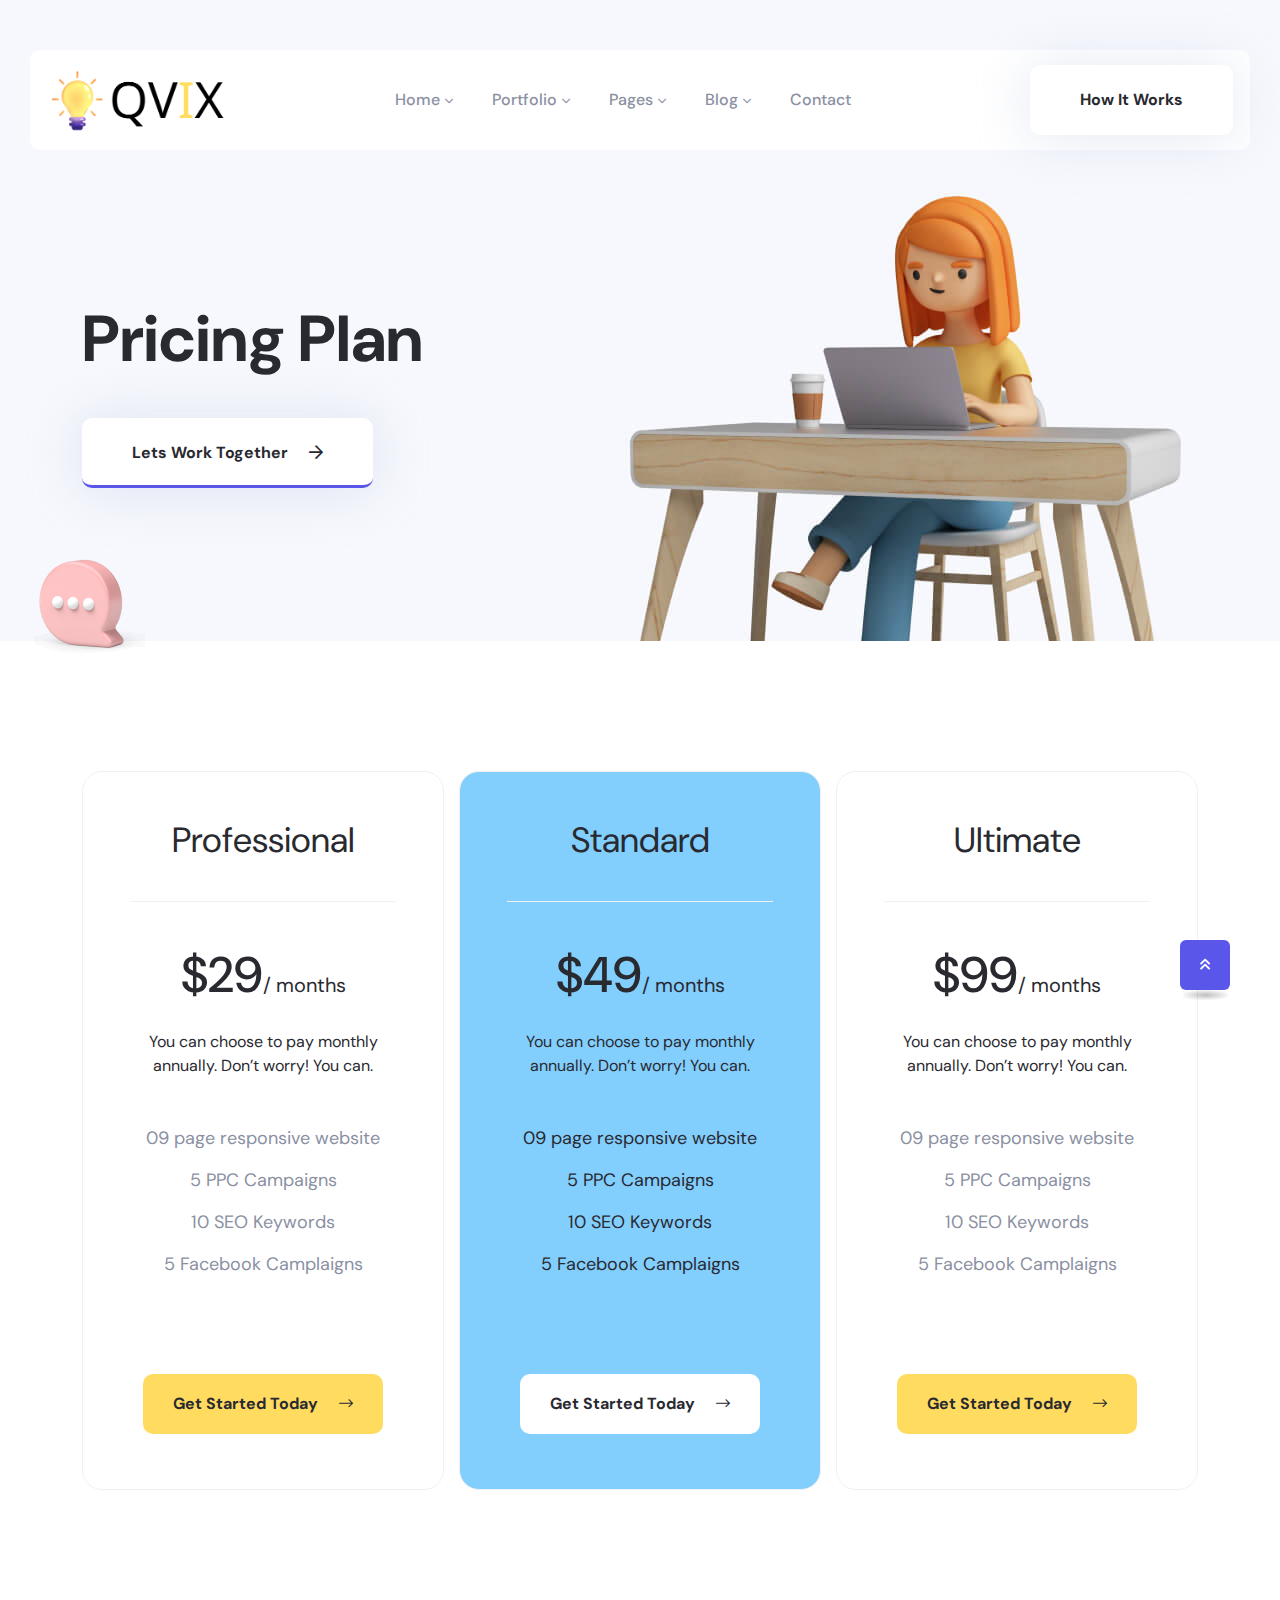
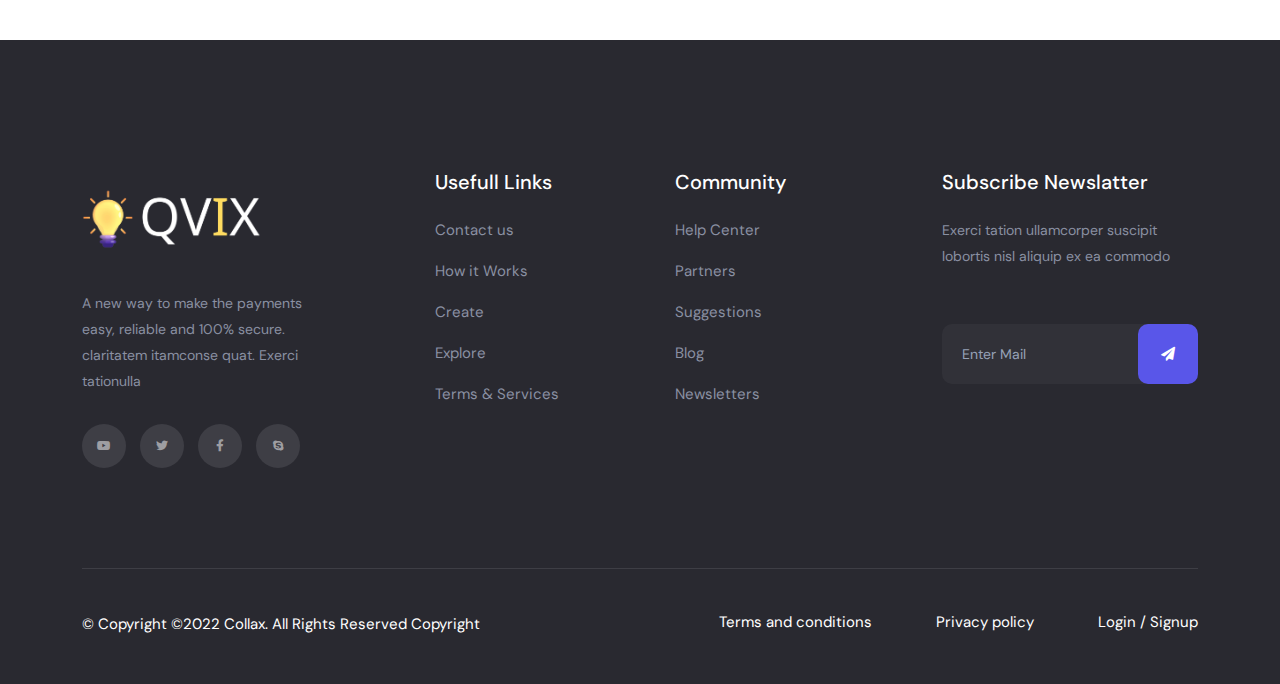
<file: price.html>
<!doctype html>
<html class="no-js" lang="zxx">

<head>
   <meta charset="utf-8">
   <meta http-equiv="x-ua-compatible" content="ie=edge">
   <title> Collax - Price</title>
   <meta name="description" content="">
   <meta name="viewport" content="width=device-width, initial-scale=1">

   <!-- Place favicon.ico in the root directory -->
   <link rel="shortcut icon" type="image/x-icon" href="assets/img/logo/favicon.png">

   <!-- CSS here -->
   <link rel="stylesheet" href="assets/css/bootstrap.min.css">
   <link rel="stylesheet" href="assets/css/animate.css">
   <link rel="stylesheet" href="assets/css/swiper-bundle.css">
   <link rel="stylesheet" href="assets/css/slick.css">
   <link rel="stylesheet" href="assets/css/flaticon.css">
   <link rel="stylesheet" href="assets/css/meanmenu.css">
   <link rel="stylesheet" href="assets/css/font-awesome-pro.css">
   <link rel="stylesheet" href="assets/css/magnific-popup.css">
   <link rel="stylesheet" href="assets/css/spacing.css">
   <link rel="stylesheet" href="assets/css/style.css">
</head>

<body>
   <!--[if lte IE 9]>
      <p class="browserupgrade">You are using an <strong>outdated</strong> browser. Please <a href="https://browsehappy.com/">upgrade your browser</a> to improve your experience and security.</p>
      <![endif]-->

     <!-- tp-header-area-start -->
     <header class="d-none d-lg-block">
      <div id="header-sticky" class="tp-header-area-two tp-header-bg header-transparent header-transparent-two">
         <div class="container-fluid">
            <div class="row align-items-center">
               <div class="col-xxl-3 col-xl-3 col-lg-3">
                  <div class="tp-logo text-start">
                     <a href="index.html"><img src="assets/img/logo/logo-blue.png" alt=""></a>
                  </div>
               </div>
               <div class="col-xxl-5 col-xl-6 col-lg-6">
                  <div class="tp-main-menu tp-menu-black tp-bs-menu tp-bp-menu text-center">
                     <nav id="mobile-menu">
                        <ul>
                           <li class="has-dropdown"><a href="index.html">Home</a> 
                              <ul class="submenu text-start">
                                 <li><a href="index.html">Creative Agency</a></li>
                                 <li><a href="index-2.html">Personal Portfolio</a></li>
                                 <li><a href="index-3.html">Startup Business</a></li>
                                 <li><a href="index-4.html">Digital Agency</a></li>
                                 <li><a href="index-5.html">Business Advisor</a></li>
                                 <li><a href="index-6.html">IT Service Agency</a></li>
                                 <li><a href="index-7.html">Corporate Agency</a></li>
                                 <li><a href="index-8.html">Fashion Blog 01</a></li>
                                 <li><a href="index-9.html">Fashion Blog 02</a></li>
                              </ul>
                           </li>
                           <li class="has-dropdown "><a href="portfolio.html">Portfolio</a> 
                              <ul class="submenu text-start">
                                 <li><a href="portfolio.html">Portfolio Full Width</a></li>
                                 <li><a href="portfolio-2.html">Portfolio Filter 01</a></li>
                                 <li><a href="portfolio-3.html">Portfolio Filter 02</a></li>
                                 <li><a href="portfolio-mesonary.html">Portfolio Masonry</a></li>
                                 <li><a href="portfolio-details.html">Portfolio Details</a></li>
                              </ul>
                           </li>
                           <li class="has-dropdown has-mega-menu "><a href="#">Pages</a>
                              <ul class="submenu text-start">
                                 <li><a href="about.html">About</a></li>
                                 <li><a href="about-me.html">About Me</a></li>
                                 <li><a href="job.html">Job</a></li>
                                 <li><a href="job-details.html">Job Details</a></li>
                                 <li><a href="product.html">Product</a></li>
                                 <li><a href="product-details.html">Product Details</a></li>
                                 <li><a href="service-1.html">Service 01</a></li>
                                 <li><a href="service-2.html">Service 02</a></li>
                                 <li><a href="service-3.html">Service 03</a></li>
                                 <li><a href="service-4.html">Service 04</a></li>
                                 <li><a href="service-details.html">Service Details</a></li>
                                 <li><a href="testimonial.html">Testimonial</a></li>
                                 <li><a href="price.html">Price</a></li>
                                 <li><a href="faq.html">Faq</a></li>
                                 <li><a href="login.html">Login</a></li>
                                 <li><a href="registration.html">Register</a></li>
                                 <li><a href="404.html">404</a></li>
                              </ul>
                           </li>
                           <li class="has-dropdown "><a href="blog.html">Blog</a>
                              <ul class="submenu text-start">
                                 <li><a href="blog.html">Blog Sidebar</a></li>
                                 <li><a href="blog-details.html">Blog Details</a></li>
                                 <li><a href="blog-grid-1.html">Post Style 01</a></li>
                                 <li><a href="blog-grid-2.html">Post Style 02</a></li>
                                 <li><a href="blog-grid-3.html">Post Style 03</a></li>
                              </ul>
                           </li>
                           <li><a href="contact.html">Contact</a></li>
                        </ul>
                     </nav>
                  </div>
               </div>
               <div class="col-xxl-4 col-xl-3 col-lg-3">
                  <div class="tp-header-left d-flex align-items-center justify-content-end ">
                     <ul class="d-none d-xxl-block">
                        <li><a class="#" href="login.html"><i class="far fa-user fa-user"></i> Login</a></li>
                        <li><a class="#" href="#">EN<i class="fal fa-arrow-down arrow-down"></i></a>
                           <ul>
                              <li><a href="#">English</a></li>
                              <li><a href="#">Arabic</a></li>
                              <li><a href="#">Spanish</a></li>
                           </ul>
                        </li>
                     </ul>
                     <div class="tp-header-yellow-button">
                        <a class="tp-btn-white" href="about.html">How it Works</a>
                     </div>
                  </div>
               </div>
            </div>
         </div>
      </div>
   </header>
   <!-- tp-header-area-end -->

   <div id="header-sticky-mobile" class="tp-md-header-area d-md-block d-lg-none pt-30 pb-30">
      <div class="container-fluid">
         <div class="row align-items-center">
            <div class="col-md-6 col-6">
               <div class="tp-logo">
                  <a href="index.html"><img src="assets/img/logo/logo-blue.png" alt=""></a>
               </div>
            </div>
            <div class="col-md-6 col-6">
               <div class="tp-header-right z-index-1 d-flex align-items-center justify-content-end">
                  <a class="tp-btn-yellow d-none d-md-block" href="#">How it Works</a>
                  <button class="tp-menu-bar"><i class="fal fa-bars"></i></button>
               </div>
            </div>
         </div>
      </div>
   </div>



   <div class="tp-offcanvas-area">
      <div class="tpoffcanvas">
         <div class="tpoffcanvas__logo">
            <a href="index.html">
               <img src="assets/img/logo/logo-white.png" alt="">
            </a>
         </div>
         <div class="tpoffcanvas__close-btn">
            <a class="close-btn" href="javascript:void(0)"><i class="fal fa-times-hexagon"></i></a>
         </div>
         <div class="tpoffcanvas__content d-none d-sm-block">
            <p>We deploy world-class Creative <br> on demand.</p>
         </div>
         <div class="mobile-menu">

         </div>
         <div class="tpoffcanvas__contact">
            <span>Contact us</span>
            <ul>
               <li><i class="fas fa-star"></i> <a href="https://goo.gl/maps/abHegV4AoiJA6Syd8" target="_blank">Melbone
                     st, Australia, Ny 12099</a></li>
               <li><i class="fas fa-star"></i> <a href="tel:8180012345678">+81 800 123 456 78</a></li>
               <li><i class="fas fa-star"></i> <a href="mailto:Collaxmail@gmail.com">Collaxmail@gmail.com</a></li>
            </ul>
         </div>
         <div class="tpoffcanvas__input d-none d-sm-block">
            <p>Get UPdate</p>
            <form class="p-relative" action="#">
               <input type="text" placeholder="Enter mail">
               <button type="submit"><i class="fas fa-paper-plane"></i></button>
            </form>
         </div>
         <div class="tpoffcanvas__instagram d-none d-sm-block">
            <p>Check Instagram POst</p>
           <div class="tp-insta">
            <div class="row">
               <div class="col-3 col-sm-3"><a href="#"><img src="assets/img/offcanvas/insta-1.jpg" alt=""></a></div>
               <div class="col-3 col-sm-3"><a href="#"><img src="assets/img/offcanvas/insta-2.jpg" alt=""></a></div>
               <div class="col-3 col-sm-3"><a href="#"><img src="assets/img/offcanvas/insta-4.jpg" alt=""></a></div>
               <div class="col-3 col-sm-3"><a href="#"><img src="assets/img/offcanvas/insta-4.jpg" alt=""></a></div>
            </div>
           </div>
         </div>
      </div>
   </div>

   <div class="body-overlay"></div>

   <main>

      <!-- breadcrumb area start -->
      <section class="breadcrumb__area  breadcrumb__pt-310 include-bg p-relative"
         data-background="assets/img/breadcrum/ab-1.1.jpg">
         <div class="ac-about-shape-img z-index-1">
            <img src="assets/img/breadcrum/ab-shape-1.1.jpg" alt="">
         </div>
         <div class="container">
            <div class="row">
               <div class="col-xxl-12">
                  <div class="breadcrumb__content p-relative z-index-1">
                     <h3 class="breadcrumb__title">Pricing Plan</h3>
                      <a href="contact.html" class="tp-btn-white-border">Lets work together <i class="far fa-arrow-right"></i></a>
                  </div>
               </div>
            </div>
         </div>
      </section>
      <!-- breadcrumb area end -->


      <!--price-area-start -->
      <div class="cp-price-area pt-130 pb-130">
         <div class="container">
            <div class="row tp-gx-15">
               <div class="col-xl-4 col-lg-6 col-md-6 col-12">
                  <div class="cpprice text-center mb-20">
                     <div class="cpprice__title">
                        <h3 class="cp-price-title">Professional</h3>
                     </div>
                     <div class="cpprice__meta">
                        <span><b>$29</b>/ months</span>
                     </div>
                     <div class="cpprice__title-sm">
                        <h4 class="cp-price-sm-title">You can choose to pay monthly annually. Don’t worry! You can.</h4>
                     </div>
                     <div class="cpprice__list">
                        <ul>
                           <li>09 page responsive website</li>
                           <li>5 PPC Campaigns</li>
                           <li>10 SEO Keywords</li>
                           <li>5 Facebook Camplaigns</li>
                        </ul>
                     </div>
                     <div class="cpprice__button">
                        <button class="tp-btn-yellow">Get Started Today <i class="fal fa-long-arrow-right"></i></button>
                     </div>
                  </div>
               </div>
               <div class="col-xl-4 col-lg-6 col-md-6 col-12">
                  <div class="cpprice active text-center mb-20">
                     <div class="cpprice__title">
                        <h3 class="cp-price-title">Standard</h3>
                     </div>
                     <div class="cpprice__meta">
                        <span><b>$49</b>/ months</span>
                     </div>
                     <div class="cpprice__title-sm">
                        <h4 class="cp-price-sm-title">You can choose to pay monthly annually. Don’t worry! You can.</h4>
                     </div>
                     <div class="cpprice__list">
                        <ul>
                           <li>09 page responsive website</li>
                           <li>5 PPC Campaigns</li>
                           <li>10 SEO Keywords</li>
                           <li>5 Facebook Camplaigns</li>
                        </ul>
                     </div>
                     <div class="cpprice__button">
                        <button class="tp-btn-yellow">Get Started Today <i class="fal fa-long-arrow-right"></i></button>
                     </div>
                  </div>
               </div>
               <div class="col-xl-4 col-lg-6 col-md-6 col-12">
                  <div class="cpprice text-center mb-20">
                     <div class="cpprice__title">
                        <h3 class="cp-price-title">Ultimate</h3>
                     </div>
                     <div class="cpprice__meta">
                        <span><b>$99</b>/ months</span>
                     </div>
                     <div class="cpprice__title-sm">
                        <h4 class="cp-price-sm-title">You can choose to pay monthly annually. Don’t worry! You can.</h4>
                     </div>
                     <div class="cpprice__list">
                        <ul>
                           <li>09 page responsive website</li>
                           <li>5 PPC Campaigns</li>
                           <li>10 SEO Keywords</li>
                           <li>5 Facebook Camplaigns</li>
                        </ul>
                     </div>
                     <div class="cpprice__button">
                        <button class="tp-btn-yellow">Get Started Today <i class="fal fa-long-arrow-right"></i></button>
                     </div>
                  </div>
               </div>
            </div>
         </div>
      </div>

      <!-- price-area-end -->

   </main>


   <!-- footer-area-start -->

   <footer>
      <div class="tp-footer-area black-bg pt-130 pb-30">
         <div class="container">
            <div class="row">
               <div class="col-xl-3 col-lg-4 col-md-6">
                  <div class="tp-footer-widget">
                     <div class="tp-footer-widget__logo mb-30">
                        <a href="index.html"><img src="assets/img/logo/logo-white.png" alt=""></a>
                     </div>
                     <div class="tp-footer-widget__text mb-30">
                        <p>A new way to make the payments easy,
                           reliable and 100% secure. claritatem itamconse quat. Exerci tationulla</p>
                     </div>
                     <div class="tp-footer-widget__social-link">
                        <a href="#"><i class="fab fa-youtube"></i></a>
                        <a href="#"><i class="fab fa-twitter"></i></a>
                        <a href="#"><i class="fab fa-facebook-f"></i></a>
                        <a href="#"><i class="fab fa-skype"></i></a>
                     </div>
                  </div>
               </div>
               <div class="col-xl-3 col-lg-2 col-md-6 d-flex justify-content-lg-center">
                  <div class="tp-footer-widget">
                     <div class="tp-footer-widget__title pb-15">
                        <h3 class="footer-title">Usefull Links</h3>
                     </div>
                     <div class="tp-footer-widget__list">
                        <ul>
                           <li><a href="#">Contact us</a></li>
                           <li><a href="#">How it Works</a></li>
                           <li><a href="#">Create</a></li>
                           <li><a href="#">Explore</a></li>
                           <li><a href="#">Terms & Services</a></li>
                        </ul>
                     </div>
                  </div>
               </div>
               <div class="col-xl-3 col-lg-2 col-md-6">
                  <div class="tp-footer-widget pl-20">
                     <div class="tp-footer-widget__title pb-15">
                        <h3 class="footer-title">Community</h3>
                     </div>
                     <div class="tp-footer-widget__list">
                        <ul>
                           <li><a href="#">Help Center</a></li>
                           <li><a href="#">Partners</a></li>
                           <li><a href="#">Suggestions</a></li>
                           <li><a href="blog.html">Blog</a></li>
                           <li><a href="#">Newsletters</a></li>
                        </ul>
                     </div>
                  </div>
               </div>
               <div class="col-xl-3 col-lg-4 col-md-6">
                  <div class="tp-footer-widget">
                     <div class="tp-footer-widget__title pb-15">
                        <h3 class="footer-title">Subscribe Newslatter</h3>
                     </div>
                     <div class="tp-footer-widget__text mb-55">
                        <p>Exerci tation ullamcorper suscipit lobortis nisl aliquip ex ea commodo</p>
                     </div>
                     <div class="tp-footer-widget__input">
                        <form action="#">
                           <input type="text" placeholder="Enter Mail">
                           <button type="submit"><i class="fas fa-paper-plane"></i></button>
                        </form>
                     </div>
                  </div>
               </div>
            </div>
         </div>

         <div class="tp-copyright-area">
            <div class="container">
               <div class="copyright-border pt-40">
                  <div class="row">
                     <div class="col-xl-6 col-lg-6 col-12">
                        <div class="tp-copyright-left text-lg-start text-start text-md-center">
                           <p> © Copyright ©2022 Collax. All Rights Reserved Copyright</p>
                        </div>
                     </div>
                     <div class="col-xl-6 col-lg-6 col-12">
                        <div class="tp-copyright-right text-start text-md-center text-lg-end">
                           <a href="#">Terms and conditions</a>
                           <a href="#"> Privacy policy</a>
                           <a href="#">Login / Signup</a>
                        </div>
                     </div>
                  </div>
               </div>
            </div>
         </div>
      </div>
   </footer>

   <!-- footer-area-end -->

   <button class="scroll-top scroll-to-target" data-target="html">
      <i class="far fa-angle-double-up"></i>
  </button>

   <!-- JS here -->
   <script src="assets/js/jquery.js"></script>
   <script src="assets/js/waypoints.js"></script>
   <script src="assets/js/bootstrap.bundle.min.js"></script>
   <script src="assets/js/swiper-bundle.js"></script>
   <script src="assets/js/slick.js"></script>
   <script src="assets/js/magnific-popup.js"></script>
   <script src="assets/js/counterup.js"></script>
   <script src="assets/js/wow.js"></script>
   <script src="assets/js/meanmenu.js"></script>
   <script src="assets/js/isotope-pkgd.js"></script>
   <script src="assets/js/imagesloaded-pkgd.js"></script>
   <script src="assets/js/ajax-form.js"></script>
   <script src="assets/js/main.js"></script>
</body>

</html>
</file>
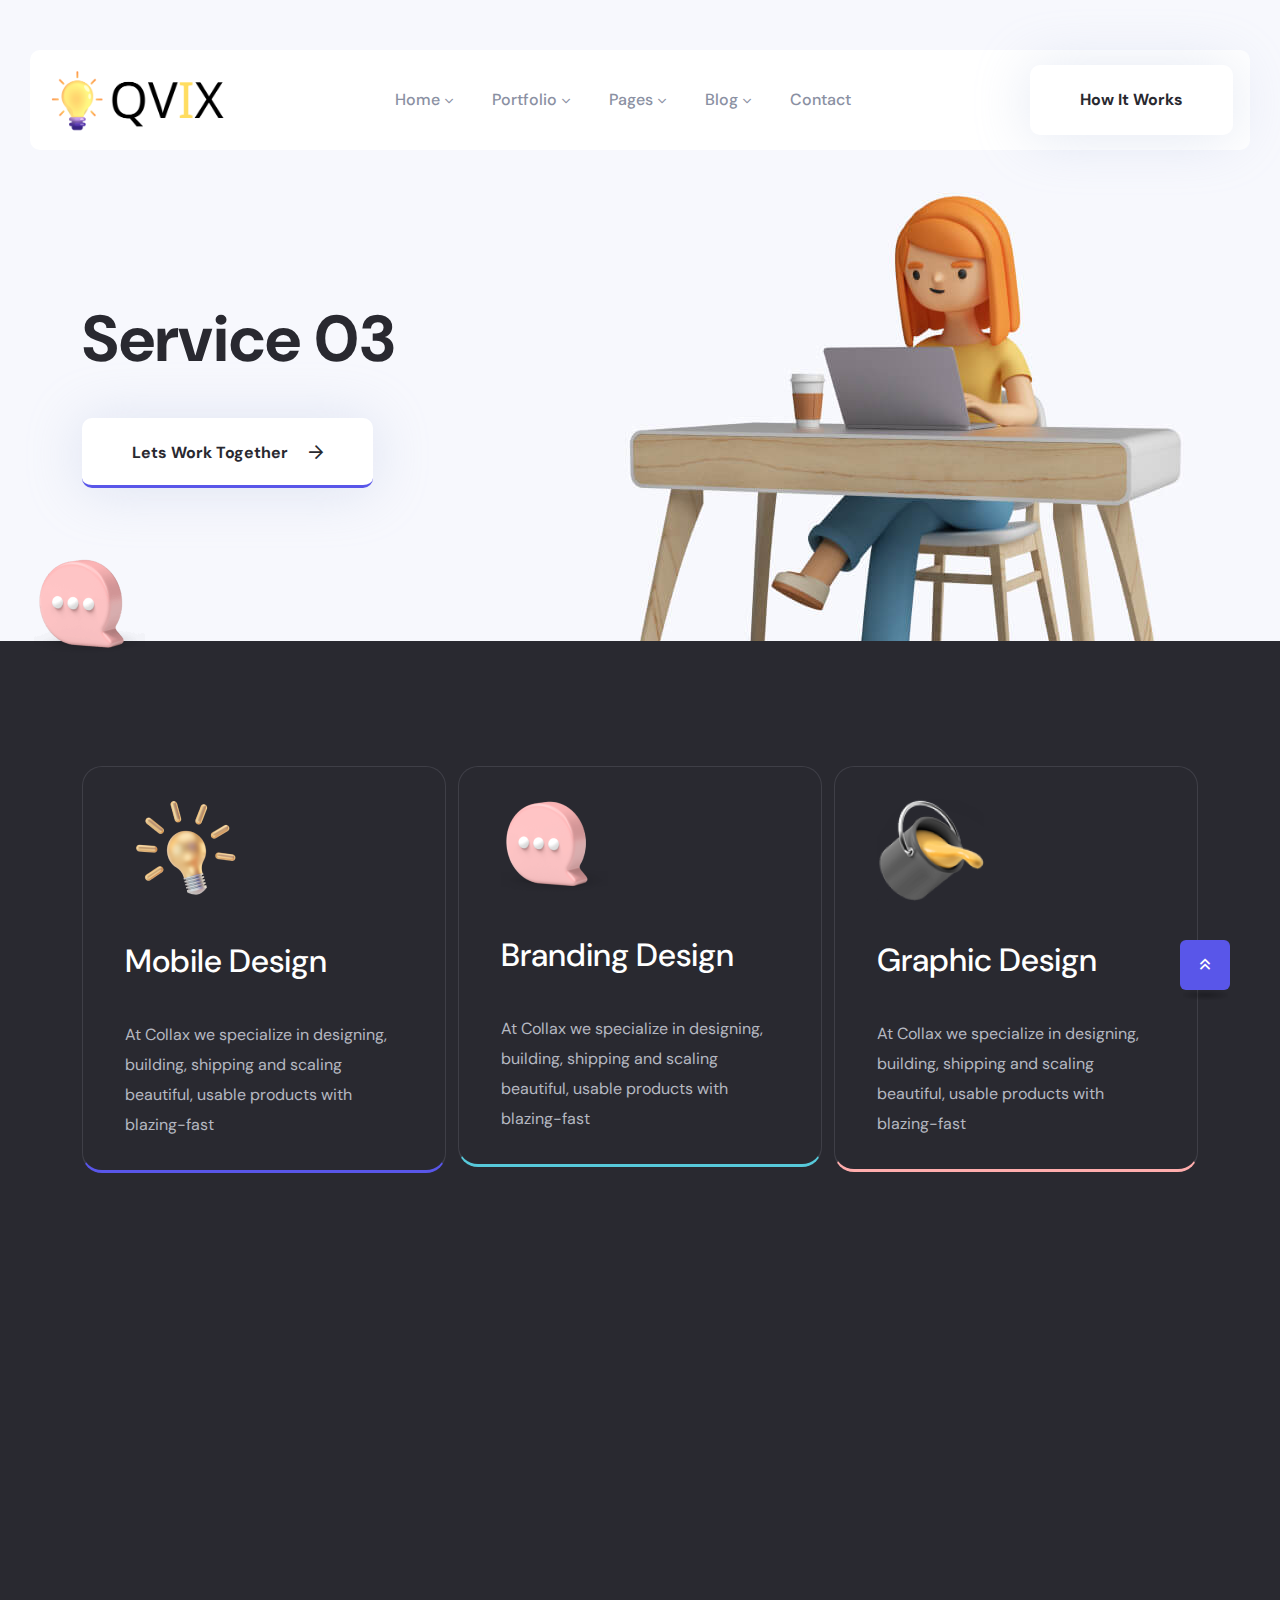
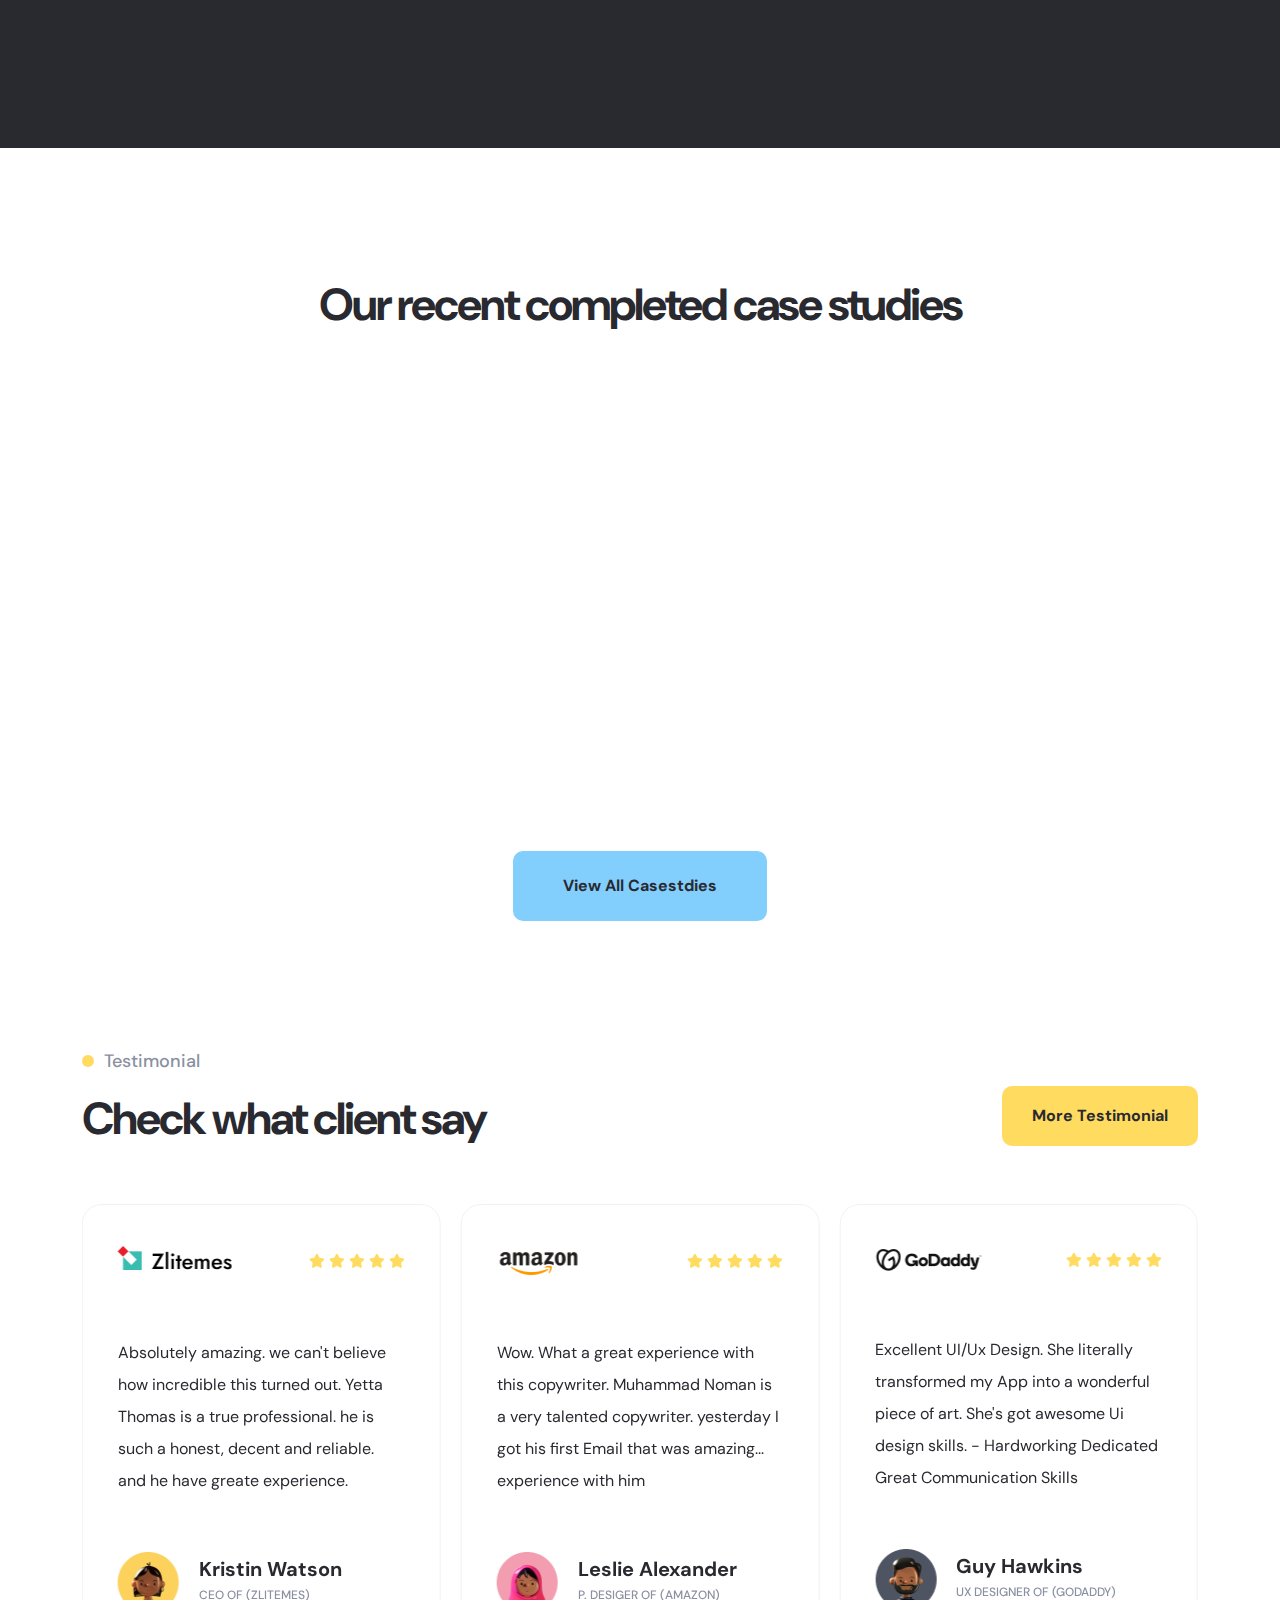
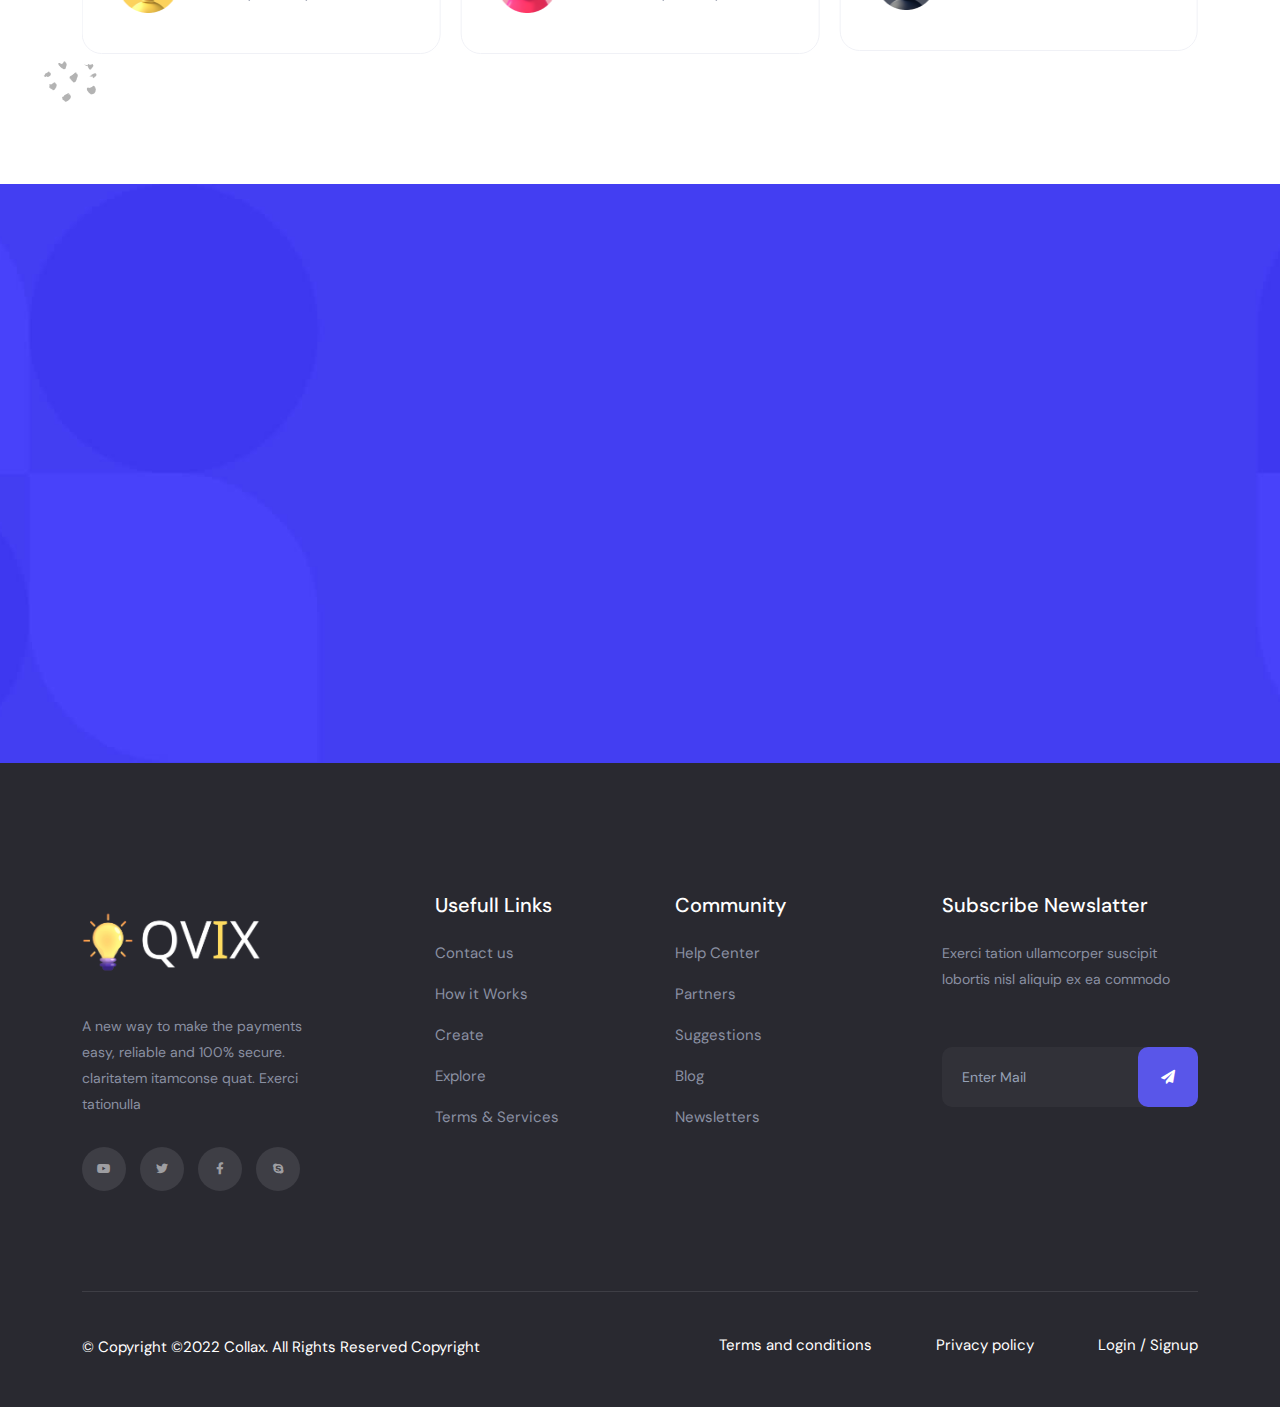
<file: service-3.html>
<!doctype html>
<html class="no-js" lang="zxx">

<head>
   <meta charset="utf-8">
   <meta http-equiv="x-ua-compatible" content="ie=edge">
   <title> Collax - Service 03</title>
   <meta name="description" content="">
   <meta name="viewport" content="width=device-width, initial-scale=1">

   <!-- Place favicon.ico in the root directory -->
   <link rel="shortcut icon" type="image/x-icon" href="assets/img/logo/favicon.png">

   <!-- CSS here -->
   <link rel="stylesheet" href="assets/css/bootstrap.min.css">
   <link rel="stylesheet" href="assets/css/animate.css">
   <link rel="stylesheet" href="assets/css/custom-animation.css">
   <link rel="stylesheet" href="assets/css/swiper-bundle.css">
   <link rel="stylesheet" href="assets/css/slick.css">
   <link rel="stylesheet" href="assets/css/flaticon.css">
   <link rel="stylesheet" href="assets/css/meanmenu.css">
   <link rel="stylesheet" href="assets/css/font-awesome-pro.css">
   <link rel="stylesheet" href="assets/css/magnific-popup.css">
   <link rel="stylesheet" href="assets/css/spacing.css">
   <link rel="stylesheet" href="assets/css/style.css">
</head>

<body>
   <!--[if lte IE 9]>
      <p class="browserupgrade">You are using an <strong>outdated</strong> browser. Please <a href="https://browsehappy.com/">upgrade your browser</a> to improve your experience and security.</p>
      <![endif]-->

    <!-- tp-header-area-start -->
    <header class="d-none d-lg-block">
      <div id="header-sticky" class="tp-header-area-two tp-header-bg header-transparent header-transparent-two">
         <div class="container-fluid">
            <div class="row align-items-center">
               <div class="col-xxl-3 col-xl-3 col-lg-3">
                  <div class="tp-logo text-start">
                     <a href="index.html"><img src="assets/img/logo/logo-blue.png" alt=""></a>
                  </div>
               </div>
               <div class="col-xxl-5 col-xl-6 col-lg-6">
                  <div class="tp-main-menu tp-menu-black tp-bs-menu tp-bp-menu text-center">
                     <nav id="mobile-menu">
                        <ul>
                           <li class="has-dropdown"><a href="index.html">Home</a> 
                              <ul class="submenu text-start">
                                 <li><a href="index.html">Creative Agency</a></li>
                                 <li><a href="index-2.html">Personal Portfolio</a></li>
                                 <li><a href="index-3.html">Startup Business</a></li>
                                 <li><a href="index-4.html">Digital Agency</a></li>
                                 <li><a href="index-5.html">Business Advisor</a></li>
                                 <li><a href="index-6.html">IT Service Agency</a></li>
                                 <li><a href="index-7.html">Corporate Agency</a></li>
                                 <li><a href="index-8.html">Fashion Blog 01</a></li>
                                 <li><a href="index-9.html">Fashion Blog 02</a></li>
                              </ul>
                           </li>
                           <li class="has-dropdown "><a href="portfolio.html">Portfolio</a> 
                              <ul class="submenu text-start">
                                 <li><a href="portfolio.html">Portfolio Full Width</a></li>
                                 <li><a href="portfolio-2.html">Portfolio Filter 01</a></li>
                                 <li><a href="portfolio-3.html">Portfolio Filter 02</a></li>
                                 <li><a href="portfolio-mesonary.html">Portfolio Masonry</a></li>
                                 <li><a href="portfolio-details.html">Portfolio Details</a></li>
                              </ul>
                           </li>
                           <li class="has-dropdown has-mega-menu "><a href="#">Pages</a>
                              <ul class="submenu text-start">
                                 <li><a href="about.html">About</a></li>
                                 <li><a href="about-me.html">About Me</a></li>
                                 <li><a href="job.html">Job</a></li>
                                 <li><a href="job-details.html">Job Details</a></li>
                                 <li><a href="product.html">Product</a></li>
                                 <li><a href="product-details.html">Product Details</a></li>
                                 <li><a href="service-1.html">Service 01</a></li>
                                 <li><a href="service-2.html">Service 02</a></li>
                                 <li><a href="service-3.html">Service 03</a></li>
                                 <li><a href="service-4.html">Service 04</a></li>
                                 <li><a href="service-details.html">Service Details</a></li>
                                 <li><a href="testimonial.html">Testimonial</a></li>
                                 <li><a href="price.html">Price</a></li>
                                 <li><a href="faq.html">Faq</a></li>
                                 <li><a href="login.html">Login</a></li>
                                 <li><a href="registration.html">Register</a></li>
                                 <li><a href="404.html">404</a></li>
                              </ul>
                           </li>
                           <li class="has-dropdown "><a href="blog.html">Blog</a>
                              <ul class="submenu text-start">
                                 <li><a href="blog.html">Blog Sidebar</a></li>
                                 <li><a href="blog-details.html">Blog Details</a></li>
                                 <li><a href="blog-grid-1.html">Post Style 01</a></li>
                                 <li><a href="blog-grid-2.html">Post Style 02</a></li>
                                 <li><a href="blog-grid-3.html">Post Style 03</a></li>
                              </ul>
                           </li>
                           <li><a href="contact.html">Contact</a></li>
                        </ul>
                     </nav>
                  </div>
               </div>
               <div class="col-xxl-4 col-xl-3 col-lg-3">
                  <div class="tp-header-left d-flex align-items-center justify-content-end ">
                     <ul class="d-none d-xxl-block">
                        <li><a class="#" href="login.html"><i class="far fa-user fa-user"></i> Login</a></li>
                        <li><a class="#" href="#">EN<i class="fal fa-arrow-down arrow-down"></i></a>
                           <ul>
                              <li><a href="#">English</a></li>
                              <li><a href="#">Arabic</a></li>
                              <li><a href="#">Spanish</a></li>
                           </ul>
                        </li>
                     </ul>
                     <div class="tp-header-yellow-button">
                        <a class="tp-btn-white" href="about.html">How it Works</a>
                     </div>
                  </div>
               </div>
            </div>
         </div>
      </div>
   </header>
   <!-- tp-header-area-end -->

   <div id="header-sticky-mobile" class="tp-md-header-area d-md-block d-lg-none pt-30 pb-30">
      <div class="container-fluid">
         <div class="row align-items-center">
            <div class="col-md-6 col-6">
               <div class="tp-logo">
                  <a href="index.html"><img src="assets/img/logo/logo-blue.png" alt=""></a>
               </div>
            </div>
            <div class="col-md-6 col-6">
               <div class="tp-header-right z-index-1 d-flex align-items-center justify-content-end">
                  <a class="tp-btn-yellow d-none d-md-block" href="#">How it Works</a>
                  <button class="tp-menu-bar"><i class="fal fa-bars"></i></button>
               </div>
            </div>
         </div>
      </div>
   </div>



   <div class="tp-offcanvas-area">
      <div class="tpoffcanvas">
         <div class="tpoffcanvas__logo">
            <a href="index.html">
               <img src="assets/img/logo/logo-white.png" alt="">
            </a>
         </div>
         <div class="tpoffcanvas__close-btn">
            <a class="close-btn" href="javascript:void(0)"><i class="fal fa-times-hexagon"></i></a>
         </div>
         <div class="tpoffcanvas__content d-none d-sm-block">
            <p>We deploy world-class Creative <br> on demand.</p>
         </div>
         <div class="mobile-menu">

         </div>
         <div class="tpoffcanvas__contact">
            <span>Contact us</span>
            <ul>
               <li><i class="fas fa-star"></i> <a href="https://goo.gl/maps/abHegV4AoiJA6Syd8" target="_blank">Melbone
                     st, Australia, Ny 12099</a></li>
               <li><i class="fas fa-star"></i> <a href="tel:8180012345678">+81 800 123 456 78</a></li>
               <li><i class="fas fa-star"></i> <a href="mailto:Collaxmail@gmail.com">Collaxmail@gmail.com</a></li>
            </ul>
         </div>
         <div class="tpoffcanvas__input d-none d-sm-block">
            <p>Get UPdate</p>
            <form class="p-relative" action="#">
               <input type="text" placeholder="Enter mail">
               <button type="submit"><i class="fas fa-paper-plane"></i></button>
            </form>
         </div>
         <div class="tpoffcanvas__instagram d-none d-sm-block">
            <p>Check Instagram POst</p>
           <div class="tp-insta">
            <div class="row">
               <div class="col-3 col-sm-3"><a href="#"><img src="assets/img/offcanvas/insta-1.jpg" alt=""></a></div>
               <div class="col-3 col-sm-3"><a href="#"><img src="assets/img/offcanvas/insta-2.jpg" alt=""></a></div>
               <div class="col-3 col-sm-3"><a href="#"><img src="assets/img/offcanvas/insta-4.jpg" alt=""></a></div>
               <div class="col-3 col-sm-3"><a href="#"><img src="assets/img/offcanvas/insta-4.jpg" alt=""></a></div>
            </div>
           </div>
         </div>
      </div>
   </div>

   <div class="body-overlay"></div>

   <main>

      <!-- breadcrumb area start -->
      <section class="breadcrumb__area  breadcrumb__pt-310 include-bg p-relative"
         data-background="assets/img/breadcrum/ab-1.1.jpg">
         <div class="ac-about-shape-img z-index-1">
            <img src="assets/img/breadcrum/ab-shape-1.1.jpg" alt="">
         </div>
         <div class="container">
            <div class="row">
               <div class="col-xxl-12">
                  <div class="breadcrumb__content p-relative z-index-1">
                     <h3 class="breadcrumb__title">Service 03</h3>
                      <a href="contact.html" class="tp-btn-white-border">Lets work together <i class="far fa-arrow-right"></i></a>
                  </div>
               </div>
            </div>
         </div>
      </section>
      <!-- breadcrumb area end -->

      <!-- service-area-start -->
      <div class="tp-service-area-two p-relative black-bg pt-125 pb-145 z-index-1">
         <div class="container">
            <div class="row gx-12">
               <div class="col-xl-4  col-lg-4 col-md-6 wow tpfadeUp" data-wow-duration=".3s" data-wow-delay=".6s">
                  <div class="tp-sv-item-two tp-sv-blue-color">
                     <div class="tp-sv-img mb-40">
                        <img src="assets/img/service/service-3.png" alt="">
                     </div>
                     <div class="tp-sv-content-tow">
                        <h3 class="tp-sv-product-design">Mobile Design</h3>
                        <p>At Collax we specialize in designing, building, shipping and scaling beautiful, usable
                           products
                           with blazing-fast</p>
                     </div>
                     <div class="tp-sv-icon-two">
                        <a href="service-details.html"><i class="fas fa-long-arrow-up"></i></a>
                     </div>
                  </div>
               </div>
               <div class="col-xl-4  col-lg-4 col-md-6 wow tpfadeUp" data-wow-duration=".5s" data-wow-delay=".8s">
                  <div class="tp-sv-item-two tp-sv-sky-color">
                     <div class="tp-sv-img mb-40">
                        <img src="assets/img/service/service-1.png" alt="">
                     </div>
                     <div class="tp-sv-content-tow">
                        <h3 class="tp-sv-product-design">Branding Design</h3>
                        <p>At Collax we specialize in designing, building, shipping and scaling beautiful, usable
                           products
                           with blazing-fast</p>
                     </div>
                     <div class="tp-sv-icon-two">
                        <a href="service-details.html"><i class="fas fa-long-arrow-up"></i></a>
                     </div>
                  </div>
               </div>
               <div class="col-xl-4  col-lg-4 col-md-6 wow tpfadeUp" data-wow-duration=".7s" data-wow-delay=".9s">
                  <div class="tp-sv-item-two tp-sv-pink-color">
                     <div class="tp-sv-img mb-40">
                        <img src="assets/img/service/service-icon-4.png" alt="">
                     </div>
                     <div class="tp-sv-content-tow">
                        <h3 class="tp-sv-product-design">Graphic Design</h3>
                        <p>At Collax we specialize in designing, building, shipping and scaling beautiful, usable
                           products
                           with blazing-fast</p>
                     </div>
                     <div class="tp-sv-icon-two">
                        <a href="service-details.html"><i class="fas fa-long-arrow-up"></i></a>
                     </div>
                  </div>
               </div>
               <div class="col-xl-4  col-lg-4 col-md-6 wow tpfadeUp" data-wow-duration=".9s" data-wow-delay="1s">
                  <div class="tp-sv-item-two tp-sv-blue-color">
                     <div class="tp-sv-img mb-40">
                        <img src="assets/img/service/service-11.png" alt="">
                     </div>
                     <div class="tp-sv-content-tow">
                        <h3 class="tp-sv-product-design">Customer Support</h3>
                        <p>At Collax we specialize in designing, building, shipping and scaling beautiful, usable
                           products
                           with blazing-fast</p>
                     </div>
                     <div class="tp-sv-icon-two">
                        <a href="service-details.html"><i class="fas fa-long-arrow-up"></i></a>
                     </div>
                  </div>
               </div>
               <div class="col-xl-4  col-lg-4 col-md-6 wow tpfadeUp" data-wow-duration=".9s" data-wow-delay="1.1s">
                  <div class="tp-sv-item-two tp-sv-sky-color">
                     <div class="tp-sv-img mb-40">
                        <img src="assets/img/service/service-8.png" alt="">
                     </div>
                     <div class="tp-sv-content-tow">
                        <h3 class="tp-sv-product-design">Custom Service</h3>
                        <p>At Collax we specialize in designing, building, shipping and scaling beautiful, usable
                           products
                           with blazing-fast</p>
                     </div>
                     <div class="tp-sv-icon-two">
                        <a href="service-details.html"><i class="fas fa-long-arrow-up"></i></a>
                     </div>
                  </div>
               </div>
               <div class="col-xl-4 col-lg-4 col-md-6 wow tpfadeUp" data-wow-duration=".9s" data-wow-delay="1.2s">
                  <div class="tp-sv-item-two tp-sv-pink-color">
                     <div class="tp-sv-img mb-40">
                        <img src="assets/img/service/service-9.png" alt="">
                     </div>
                     <div class="tp-sv-content-tow">
                        <h3 class="tp-sv-product-design">Website Design</h3>
                        <p>At Collax we specialize in designing, building, shipping and scaling beautiful, usable
                           products
                           with blazing-fast</p>
                     </div>
                     <div class="tp-sv-icon-two">
                        <a href="service-details.html"><i class="fas fa-long-arrow-up"></i></a>
                     </div>
                  </div>
               </div>
            </div>
         </div>
      </div>
      <!--service-area-end -->

      <!--case-area-start -->
      <div class="sv-case-area pt-130 pb-130">
         <div class="container">
            <div class="row justify-content-center">
               <div class="col-xl-8">
                  <div class="project-section-box-two text-center pb-60">
                     <h2 class="tp-title-sm">Our recent completed case studies</h2>
                  </div>
               </div>
            </div>
            <div class="row gx-6">
               <div class="col-xl-4 col-lg-4 col-md-6 col-12 wow tpfadeUp" data-wow-duration=".3s" data-wow-delay=".6s">
                  <div class="svcase text-center mb-50">
                     <div class="svcase__img fix">
                        <img src="assets/img/service/service-9.1.jpg" alt="">
                     </div>
                     <div class="svcase__content">
                        <h4 class="sv-case-sm-title"><a href="portfolio-details.html">Godaddy user flow solution</a></h4>
                        <p>At Collax we specialize in designing, building, <br> shipping and scaling beautifu</p>
                     </div>
                  </div>
               </div>
               <div class="col-xl-4 col-lg-4 col-md-6 col-12 wow tpfadeUp" data-wow-duration=".5s" data-wow-delay=".8s">
                  <div class="svcase text-center mb-50">
                     <div class="svcase__img fix">
                        <img src="assets/img/service/service-9.2.jpg" alt="">
                     </div>
                     <div class="svcase__content">
                        <h4 class="sv-case-sm-title"><a href="portfolio-details.html">Godaddy user flow solution</a></h4>
                        <p>At Collax we specialize in designing, building, <br> shipping and scaling beautifu</p>
                     </div>
                  </div>
               </div>
               <div class="col-xl-4 col-lg-4 col-md-6 col-12 wow tpfadeUp" data-wow-duration=".7s" data-wow-delay="1s">
                  <div class="svcase text-center mb-50">
                     <div class="svcase__img fix">
                        <img src="assets/img/service/service-9.3.jpg" alt="">
                     </div>
                     <div class="svcase__content">
                        <h4 class="sv-case-sm-title"><a href="portfolio-details.html">Godaddy user flow solution</a></h4>
                        <p>At Collax we specialize in designing, building, <br> shipping and scaling beautifu</p>
                     </div>
                  </div>
               </div>
            </div>
            <div class="row">
               <div class="col-12">
                  <div class="case-button text-center pt-30">
                     <button class="tp-btn-sky">View all Casestdies</button>
                  </div>
               </div>
            </div>
         </div>
      </div>
      <!--case-area-end -->

      <!--testimonial-area-start -->
      <div class="tp-testimonial-area pb-130 p-relative">
         <div class="bs-testi-shape-1 d-none d-lg-block">
            <img src="assets/img/testimonial/testimonial-shape-5.3.png" alt="">
         </div>
         <div class="container">
            <div class="row">
               <div class="col-xl-12">
                  <div class="tp-testi-wrapper d-flex pb-50 justify-content-between align-items-end">
                     <div class="tp-testimonial-title-box ">
                        <h5 class="tp-subtitle">Testimonial</h5>
                        <h2 class="tp-title-sm">Check what client say</h2>
                     </div>
                     <div class="tp-testi-button-right-side">
                        <a class="tp-btn-yellow" href="testimonial.html">More Testimonial</a>
                     </div>
                  </div>
               </div>
            </div>
            <div class="tp-testimonial-slider-section-four">
               <div class="swiper-container testi-slider-active-five ">
                  <div class="swiper-wrapper">
                     <div class="swiper-slide">
                        <div class="tp-testimonial-item-four">
                           <div
                              class="tp-testimonial-item-four__meta d-flex justify-content-between align-items-center mb-60">
                              <div class="tp-testimonial-item-four__logo">
                                 <a href=""><img src="assets/img/testimonial/testi-brands-1.png" alt=""></a>
                              </div>
                              <div class="tp-testimonial-item-four__rating">
                                 <span><i class="fas fa-star"></i></span>
                                 <span><i class="fas fa-star"></i></span>
                                 <span><i class="fas fa-star"></i></span>
                                 <span><i class="fas fa-star"></i></span>
                                 <span><i class="fas fa-star"></i></span>
                              </div>
                           </div>
                           <div class="tp-testi-paragraph pb-40">
                              <p>Wow. What a great experience with this copywriter. Muhammad Noman is a very talented
                                 copywriter. yesterday I got his first Email that was amazing...
                                 experience with him</p>
                           </div>
                           <div class="tp-testimonial-item-four__client d-flex align-items-center">
                              <div class="mr-20">
                                 <img src="assets/img/testimonial/testi-4.2.png" alt="">
                              </div>
                              <div class="tp-testimonial-item-four__position">
                                 <h4 class="m-0">Leslie Alexander</h4>
                                 <span>P. Desiger of (Amazon)</span>
                              </div>
                           </div>
                        </div>
                     </div>
                     <div class="swiper-slide">
                        <div class="tp-testimonial-item-four">
                           <div
                              class="tp-testimonial-item-four__meta d-flex justify-content-between align-items-center mb-60">
                              <div class="tp-testimonial-item-four__logo">
                                 <a href=""><img src="assets/img/testimonial/testi-brands-2.png" alt=""></a>
                              </div>
                              <div class="tp-testimonial-item-four__rating">
                                 <span><i class="fas fa-star"></i></span>
                                 <span><i class="fas fa-star"></i></span>
                                 <span><i class="fas fa-star"></i></span>
                                 <span><i class="fas fa-star"></i></span>
                                 <span><i class="fas fa-star"></i></span>
                              </div>
                           </div>
                           <div class="tp-testi-paragraph pb-40">
                              <p>Excellent UI/Ux Design. She literally transformed my App into a wonderful piece of art.
                                 She's got awesome Ui design skills. - Hardworking Dedicated Great Communication Skills
                              </p>
                           </div>
                           <div class="tp-testimonial-item-four__client d-flex align-items-center">
                              <div class="mr-20">
                                 <img src="assets/img/testimonial/testi-4.5.png" alt="">
                              </div>
                              <div class="tp-testimonial-item-four__position">
                                 <h4 class="m-0">Guy Hawkins</h4>
                                 <span>Ux Designer of (Godaddy)</span>
                              </div>
                           </div>
                        </div>
                     </div>
                     <div class="swiper-slide">
                        <div class="tp-testimonial-item-four">
                           <div
                              class="tp-testimonial-item-four__meta d-flex justify-content-between align-items-center mb-60">
                              <div class="tp-testimonial-item-four__logo">
                                 <a href=""><img src="assets/img/testimonial/testi-brands-3.png" alt=""></a>
                              </div>
                              <div class="tp-testimonial-item-four__rating">
                                 <span><i class="fas fa-star"></i></span>
                                 <span><i class="fas fa-star"></i></span>
                                 <span><i class="fas fa-star"></i></span>
                                 <span><i class="fas fa-star"></i></span>
                                 <span><i class="fas fa-star"></i></span>
                              </div>
                           </div>
                           <div class="tp-testi-paragraph pb-40">
                              <p>Absolutely amazing. we can't believe how incredible this turned out. Yetta Thomas is a
                                 true professional. he is such a honest, decent and reliable.
                                 and he have greate experience.</p>
                           </div>
                           <div class="tp-testimonial-item-four__client d-flex align-items-center">
                              <div class="mr-20">
                                 <img src="assets/img/testimonial/testi-4.1.png" alt="">
                              </div>
                              <div class="tp-testimonial-item-four__position">
                                 <h4 class="m-0">Kristin Watson</h4>
                                 <span>CEO of (Zlitemes)</span>
                              </div>
                           </div>
                        </div>
                     </div>
                  </div>
               </div>
            </div>
         </div>
      </div>
      <!-- testimonial-area-end -->

      <!-- news-area-start -->
      <div class="tp-news-letter-area tp-news-letter-bg pt-65 pb-60" data-background="assets/img/news/news-bg.jpg">
         <div class="container">
            <div class="row align-items-center">
               <div class="col-xl-7 col-lg-7 col-md-12 wow tpfadeLeft" data-wow-duration=".3s" data-wow-delay=".6s">
                  <div class="tp-news-sub-wrapper pr-50">
                     <div class="tp-news-letter-section-box">
                        <h5 class="tp-subtitle subtitle-secondary-color">Get every update</h5>
                        <h2 class="tp-title-sm tp-title-sm tp-white-text pb-25">A recognizable & awarded partner..
                           become our partner
                        </h2>
                     </div>
                     <div class="tp-news-button">
                        <a class="tp-btn-lg-yellow mr-20" href="contact.html">Become a Partner</a>
                        <a class="tp-btn-sky" href="about.html">Press Office</a>
                     </div>
                  </div>
               </div>
               <div class="col-xl-5 col-lg-5 col-md-12 wow tpfadeRight" data-wow-duration=".5s" data-wow-delay=".8s">
                  <div class="tp-news-letter-img text-md-start text-lg-end pr-45">
                     <img src="assets/img/news/news-7.1.png" alt="">
                  </div>
               </div>
            </div>
         </div>
      </div>

      <!-- news-area-end -->


   </main>


   <!-- footer-area-start -->

   <footer>
      <div class="tp-footer-area black-bg pt-130 pb-30">
         <div class="container">
            <div class="row">
               <div class="col-xl-3 col-lg-4 col-md-6">
                  <div class="tp-footer-widget">
                     <div class="tp-footer-widget__logo mb-30">
                        <a href="index.html"><img src="assets/img/logo/logo-white.png" alt=""></a>
                     </div>
                     <div class="tp-footer-widget__text mb-30">
                        <p>A new way to make the payments easy,
                           reliable and 100% secure. claritatem itamconse quat. Exerci tationulla</p>
                     </div>
                     <div class="tp-footer-widget__social-link">
                        <a href="#"><i class="fab fa-youtube"></i></a>
                        <a href="#"><i class="fab fa-twitter"></i></a>
                        <a href="#"><i class="fab fa-facebook-f"></i></a>
                        <a href="#"><i class="fab fa-skype"></i></a>
                     </div>
                  </div>
               </div>
               <div class="col-xl-3 col-lg-2 col-md-6 d-flex justify-content-lg-center">
                  <div class="tp-footer-widget">
                     <div class="tp-footer-widget__title pb-15">
                        <h3 class="footer-title">Usefull Links</h3>
                     </div>
                     <div class="tp-footer-widget__list">
                        <ul>
                           <li><a href="#">Contact us</a></li>
                           <li><a href="#">How it Works</a></li>
                           <li><a href="#">Create</a></li>
                           <li><a href="#">Explore</a></li>
                           <li><a href="#">Terms & Services</a></li>
                        </ul>
                     </div>
                  </div>
               </div>
               <div class="col-xl-3 col-lg-2 col-md-6">
                  <div class="tp-footer-widget pl-20">
                     <div class="tp-footer-widget__title pb-15">
                        <h3 class="footer-title">Community</h3>
                     </div>
                     <div class="tp-footer-widget__list">
                        <ul>
                           <li><a href="#">Help Center</a></li>
                           <li><a href="#">Partners</a></li>
                           <li><a href="#">Suggestions</a></li>
                           <li><a href="blog.html">Blog</a></li>
                           <li><a href="#">Newsletters</a></li>
                        </ul>
                     </div>
                  </div>
               </div>
               <div class="col-xl-3 col-lg-4 col-md-6">
                  <div class="tp-footer-widget">
                     <div class="tp-footer-widget__title pb-15">
                        <h3 class="footer-title">Subscribe Newslatter</h3>
                     </div>
                     <div class="tp-footer-widget__text mb-55">
                        <p>Exerci tation ullamcorper suscipit lobortis nisl aliquip ex ea commodo</p>
                     </div>
                     <div class="tp-footer-widget__input">
                        <form action="#">
                           <input type="text" placeholder="Enter Mail">
                           <button type="submit"><i class="fas fa-paper-plane"></i></button>
                        </form>
                     </div>
                  </div>
               </div>
            </div>
         </div>

         <div class="tp-copyright-area">
            <div class="container">
               <div class="copyright-border pt-40">
                  <div class="row">
                     <div class="col-xl-6 col-lg-6 col-12">
                        <div class="tp-copyright-left text-lg-start text-start text-md-center">
                           <p> © Copyright ©2022 Collax. All Rights Reserved Copyright</p>
                        </div>
                     </div>
                     <div class="col-xl-6 col-lg-6 col-12">
                        <div class="tp-copyright-right text-start text-md-center text-lg-end">
                           <a href="#">Terms and conditions</a>
                           <a href="#"> Privacy policy</a>
                           <a href="#">Login / Signup</a>
                        </div>
                     </div>
                  </div>
               </div>
            </div>
         </div>
      </div>
   </footer>

   <!-- footer-area-end -->


   <button class="scroll-top scroll-to-target" data-target="html">
      <i class="far fa-angle-double-up"></i>
  </button>


   <!-- JS here -->
   <script src="assets/js/jquery.js"></script>
   <script src="assets/js/waypoints.js"></script>
   <script src="assets/js/bootstrap.bundle.min.js"></script>
   <script src="assets/js/swiper-bundle.js"></script>
   <script src="assets/js/slick.js"></script>
   <script src="assets/js/magnific-popup.js"></script>
   <script src="assets/js/counterup.js"></script>
   <script src="assets/js/wow.js"></script>
   <script src="assets/js/meanmenu.js"></script>
   <script src="assets/js/isotope-pkgd.js"></script>
   <script src="assets/js/imagesloaded-pkgd.js"></script>
   <script src="assets/js/ajax-form.js"></script>
   <script src="assets/js/main.js"></script>
</body>

</html>
</file>
<file: assets/css/flaticon.css>
@font-face {
    font-family: "flaticon";
    src: url("../fonts/flaticon.ttf") format("truetype"),
url("../fonts/flaticon.woff") format("woff"),
url("../fonts/flaticon.woff") format("woff2"),
url("../fonts/flaticon.eot") format("embedded-opentype"),
url("../fonts/flaticon.svg") format("svg");
}

i[class^="flaticon-"]:before, i[class*=" flaticon-"]:before {
    font-family: flaticon !important;
    font-style: normal;
    font-weight: normal !important;
    font-variant: normal;
    text-transform: none;
    line-height: 1;
    -webkit-font-smoothing: antialiased;
    -moz-osx-font-smoothing: grayscale;
}

.flaticon-clipboard:before {
    content: "\f101";
}
.flaticon-satisfaction:before {
    content: "\f102";
}
.flaticon-setting:before {
    content: "\f103";
}
.flaticon-diagonal-arrow:before {
    content: "\f104";
}
.flaticon-down-arrow:before {
    content: "\f105";
}
.flaticon-right-arrow:before {
    content: "\f106";
}
.flaticon-email:before {
    content: "\f107";
}
.flaticon-programming:before {
    content: "\f108";
}
.flaticon-customer-support:before {
    content: "\f109";
}
.flaticon-bell:before {
    content: "\f10a";
}
.flaticon-document:before {
    content: "\f10b";
}
.flaticon-briefcase:before {
    content: "\f10c";
}
.flaticon-bar-chart:before {
    content: "\f10d";
}
.flaticon-shuttle:before {
    content: "\f10e";
}
.flaticon-group:before {
    content: "\f10f";
}
.flaticon-24-hours:before {
    content: "\f110";
}
.flaticon-web:before {
    content: "\f111";
}
.flaticon-star:before {
    content: "\f112";
}
.flaticon-target:before {
    content: "\f113";
}
.flaticon-coding:before {
    content: "\f114";
}
.flaticon-statistics:before {
    content: "\f115";
}
.flaticon-team:before {
    content: "\f116";
}
.flaticon-target-1:before {
    content: "\f117";
}
.flaticon-configure:before {
    content: "\f118";
}
.flaticon-startup:before {
    content: "\f119";
}
.flaticon-graph:before {
    content: "\f11a";
}
.flaticon-graph-1:before {
    content: "\f11b";
}
.flaticon-settings:before {
    content: "\f11c";
}
.flaticon-lcd:before {
    content: "\f11d";
}
.flaticon-solution:before {
    content: "\f11e";
}
.flaticon-developer:before {
    content: "\f11f";
}
.flaticon-presentation:before {
    content: "\f120";
}
</file>
<file: assets/css/spacing.css>
.mt-5{
    margin-top:5px !important
}
.mt-10{
    margin-top:10px
}
.mt-15{
    margin-top:15px
}
.mt-20{
    margin-top:20px
}
.mt-25{
    margin-top:25px
}
.mt-30{
    margin-top:30px
}
.mt-35{
    margin-top:35px
}
.mt-40{
    margin-top:40px
}
.mt-45{
    margin-top:45px
}
.mt-50{
    margin-top:50px
}
.mt-55{
    margin-top:55px
}
.mt-60{
    margin-top:60px
}
.mt-65{
    margin-top:65px
}
.mt-70{
    margin-top:70px
}
.mt-75{
    margin-top:75px
}
.mt-80{
    margin-top:80px
}
.mt-85{
    margin-top:85px
}
.mt-90{
    margin-top:90px
}
.mt-95{
    margin-top:95px
}
.mt-100{
    margin-top:100px
}
.mt-105{
    margin-top:105px
}
.mt-110{
    margin-top:110px
}
.mt-115{
    margin-top:115px
}
.mt-120{
    margin-top:120px
}
.mt-125{
    margin-top:125px
}
.mt-130{
    margin-top:130px
}
.mt-135{
    margin-top:135px
}
.mt-140{
    margin-top:140px
}
.mt-145{
    margin-top:145px
}
.mt-150{
    margin-top:150px
}
.mt-155{
    margin-top:155px
}
.mt-160{
    margin-top:160px
}
.mt-165{
    margin-top:165px
}
.mt-170{
    margin-top:170px
}
.mt-175{
    margin-top:175px
}
.mt-180{
    margin-top:180px
}
.mt-185{
    margin-top:185px
}
.mt-190{
    margin-top:190px
}
.mt-195{
    margin-top:195px
}
.mt-200{
    margin-top:200px
}
.mb-5{
    margin-bottom:5px !important
}
.mb-10{
    margin-bottom:10px
}
.mb-15{
    margin-bottom:15px
}
.mb-20{
    margin-bottom:20px
}
.mb-25{
    margin-bottom:25px
}
.mb-30{
    margin-bottom:30px
}
.mb-35{
    margin-bottom:35px
}
.mb-40{
    margin-bottom:40px
}
.mb-45{
    margin-bottom:45px
}
.mb-50{
    margin-bottom:50px
}
.mb-55{
    margin-bottom:55px
}
.mb-60{
    margin-bottom:60px
}
.mb-65{
    margin-bottom:65px
}
.mb-70{
    margin-bottom:70px
}
.mb-75{
    margin-bottom:75px
}
.mb-80{
    margin-bottom:80px
}
.mb-85{
    margin-bottom:85px
}
.mb-90{
    margin-bottom:90px
}
.mb-95{
    margin-bottom:95px
}
.mb-100{
    margin-bottom:100px
}
.mb-105{
    margin-bottom:105px
}
.mb-110{
    margin-bottom:110px
}
.mb-115{
    margin-bottom:115px
}
.mb-120{
    margin-bottom:120px
}
.mb-125{
    margin-bottom:125px
}
.mb-130{
    margin-bottom:130px
}
.mb-135{
    margin-bottom:135px
}
.mb-140{
    margin-bottom:140px
}
.mb-145{
    margin-bottom:145px
}
.mb-150{
    margin-bottom:150px
}
.mb-155{
    margin-bottom:155px
}
.mb-160{
    margin-bottom:160px
}
.mb-165{
    margin-bottom:165px
}
.mb-170{
    margin-bottom:170px
}
.mb-175{
    margin-bottom:175px
}
.mb-180{
    margin-bottom:180px
}
.mb-185{
    margin-bottom:185px
}
.mb-190{
    margin-bottom:190px
}
.mb-195{
    margin-bottom:195px
}
.mb-200{
    margin-bottom:200px
}
.ml-5{
    margin-left:5px
}
.ml-10{
    margin-left:10px
}
.ml-15{
    margin-left:15px
}
.ml-20{
    margin-left:20px
}
.ml-25{
    margin-left:25px
}
.ml-30{
    margin-left:30px
}
.ml-35{
    margin-left:35px
}
.ml-40{
    margin-left:40px
}
.ml-45{
    margin-left:45px
}
.ml-50{
    margin-left:50px
}
.ml-55{
    margin-left:55px
}
.ml-60{
    margin-left:60px
}
.ml-65{
    margin-left:65px
}
.ml-70{
    margin-left:70px
}
.ml-75{
    margin-left:75px
}
.ml-80{
    margin-left:80px
}
.ml-85{
    margin-left:85px
}
.ml-90{
    margin-left:90px
}
.ml-95{
    margin-left:95px
}
.ml-100{
    margin-left:100px
}
.ml-105{
    margin-left:105px
}
.ml-110{
    margin-left:110px
}
.ml-115{
    margin-left:115px
}
.ml-120{
    margin-left:120px
}
.ml-125{
    margin-left:125px
}
.ml-130{
    margin-left:130px
}
.ml-135{
    margin-left:135px
}
.ml-140{
    margin-left:140px
}
.ml-145{
    margin-left:145px
}
.ml-150{
    margin-left:150px
}
.ml-155{
    margin-left:155px
}
.ml-160{
    margin-left:160px
}
.ml-165{
    margin-left:165px
}
.ml-170{
    margin-left:170px
}
.ml-175{
    margin-left:175px
}
.ml-180{
    margin-left:180px
}
.ml-185{
    margin-left:185px
}
.ml-190{
    margin-left:190px
}
.ml-195{
    margin-left:195px
}
.ml-200{
    margin-left:200px
}
.mr-5{
    margin-right:5px
}
.mr-10{
    margin-right:10px
}
.mr-15{
    margin-right:15px
}
.mr-20{
    margin-right:20px
}
.mr-25{
    margin-right:25px
}
.mr-30{
    margin-right:30px
}
.mr-35{
    margin-right:35px
}
.mr-40{
    margin-right:40px
}
.mr-45{
    margin-right:45px
}
.mr-50{
    margin-right:50px
}
.mr-55{
    margin-right:55px
}
.mr-60{
    margin-right:60px
}
.mr-65{
    margin-right:65px
}
.mr-70{
    margin-right:70px
}
.mr-75{
    margin-right:75px
}
.mr-80{
    margin-right:80px
}
.mr-85{
    margin-right:85px
}
.mr-90{
    margin-right:90px
}
.mr-95{
    margin-right:95px
}
.mr-100{
    margin-right:100px
}
.mr-105{
    margin-right:105px
}
.mr-110{
    margin-right:110px
}
.mr-115{
    margin-right:115px
}
.mr-120{
    margin-right:120px
}
.mr-125{
    margin-right:125px
}
.mr-130{
    margin-right:130px
}
.mr-135{
    margin-right:135px
}
.mr-140{
    margin-right:140px
}
.mr-145{
    margin-right:145px
}
.mr-150{
    margin-right:150px
}
.mr-155{
    margin-right:155px
}
.mr-160{
    margin-right:160px
}
.mr-165{
    margin-right:165px
}
.mr-170{
    margin-right:170px
}
.mr-175{
    margin-right:175px
}
.mr-180{
    margin-right:180px
}
.mr-185{
    margin-right:185px
}
.mr-190{
    margin-right:190px
}
.mr-195{
    margin-right:195px
}
.mr-200{
    margin-right:200px
}
.pt-5{
    padding-top:5px !important
}
.pt-10{
    padding-top:10px
}
.pt-15{
    padding-top:15px
}
.pt-20{
    padding-top:20px
}
.pt-25{
    padding-top:25px
}
.pt-30{
    padding-top:30px
}
.pt-35{
    padding-top:35px
}
.pt-40{
    padding-top:40px
}
.pt-45{
    padding-top:45px
}
.pt-50{
    padding-top:50px
}
.pt-55{
    padding-top:55px
}
.pt-60{
    padding-top:60px
}
.pt-65{
    padding-top:65px
}
.pt-70{
    padding-top:70px
}
.pt-75{
    padding-top:75px
}
.pt-80{
    padding-top:80px
}
.pt-85{
    padding-top:85px
}
.pt-90{
    padding-top:90px
}
.pt-95{
    padding-top:95px
}
.pt-100{
    padding-top:100px
}
.pt-105{
    padding-top:105px
}
.pt-110{
    padding-top:110px
}
.pt-115{
    padding-top:115px
}
.pt-120{
    padding-top:120px
}
.pt-125{
    padding-top:125px
}
.pt-130{
    padding-top:130px
}
.pt-135{
    padding-top:135px
}
.pt-140{
    padding-top:140px
}
.pt-145{
    padding-top:145px
}
.pt-150{
    padding-top:150px
}
.pt-155{
    padding-top:155px
}
.pt-160{
    padding-top:160px
}
.pt-165{
    padding-top:165px
}
.pt-170{
    padding-top:170px
}
.pt-175{
    padding-top:175px
}
.pt-180{
    padding-top:180px
}
.pt-185{
    padding-top:185px
}
.pt-190{
    padding-top:190px
}
.pt-195{
    padding-top:195px
}
.pt-200{
    padding-top:200px
}
.pb-5{
    padding-bottom:5px !important
}
.pb-10{
    padding-bottom:10px
}
.pb-15{
    padding-bottom:15px
}
.pb-20{
    padding-bottom:20px
}
.pb-25{
    padding-bottom:25px
}
.pb-30{
    padding-bottom:30px
}
.pb-35{
    padding-bottom:35px
}
.pb-40{
    padding-bottom:40px
}
.pb-45{
    padding-bottom:45px
}
.pb-50{
    padding-bottom:50px
}
.pb-55{
    padding-bottom:55px
}
.pb-60{
    padding-bottom:60px
}
.pb-65{
    padding-bottom:65px
}
.pb-70{
    padding-bottom:70px
}
.pb-75{
    padding-bottom:75px
}
.pb-80{
    padding-bottom:80px
}
.pb-85{
    padding-bottom:85px
}
.pb-90{
    padding-bottom:90px
}
.pb-95{
    padding-bottom:95px
}
.pb-100{
    padding-bottom:100px
}
.pb-105{
    padding-bottom:105px
}
.pb-110{
    padding-bottom:110px
}
.pb-115{
    padding-bottom:115px
}
.pb-120{
    padding-bottom:120px
}
.pb-125{
    padding-bottom:125px
}
.pb-130{
    padding-bottom:130px
}
.pb-135{
    padding-bottom:135px
}
.pb-140{
    padding-bottom:140px
}
.pb-145{
    padding-bottom:145px
}
.pb-150{
    padding-bottom:150px
}
.pb-155{
    padding-bottom:155px
}
.pb-160{
    padding-bottom:160px
}
.pb-165{
    padding-bottom:165px
}
.pb-170{
    padding-bottom:170px
}
.pb-175{
    padding-bottom:175px
}
.pb-180{
    padding-bottom:180px
}
.pb-185{
    padding-bottom:185px
}
.pb-190{
    padding-bottom:190px
}
.pb-195{
    padding-bottom:195px
}
.pb-200{
    padding-bottom:200px
}
.pl-5{
    padding-left:5px
}
.pl-10{
    padding-left:10px
}
.pl-15{
    padding-left:15px
}
.pl-20{
    padding-left:20px
}
.pl-25{
    padding-left:25px
}
.pl-30{
    padding-left:30px
}
.pl-35{
    padding-left:35px
}
.pl-40{
    padding-left:40px
}
.pl-45{
    padding-left:45px
}
.pl-50{
    padding-left:50px
}
.pl-55{
    padding-left:55px
}
.pl-60{
    padding-left:60px
}
.pl-65{
    padding-left:65px
}
.pl-70{
    padding-left:70px
}
.pl-75{
    padding-left:75px
}
.pl-80{
    padding-left:80px
}
.pl-85{
    padding-left:85px
}
.pl-90{
    padding-left:90px
}
.pl-95{
    padding-left:95px
}
.pl-100{
    padding-left:100px
}
.pl-105{
    padding-left:105px
}
.pl-110{
    padding-left:110px
}
.pl-115{
    padding-left:115px
}
.pl-120{
    padding-left:120px
}
.pl-125{
    padding-left:125px
}
.pl-130{
    padding-left:130px
}
.pl-135{
    padding-left:135px
}
.pl-140{
    padding-left:140px
}
.pl-145{
    padding-left:145px
}
.pl-150{
    padding-left:150px
}
.pl-155{
    padding-left:155px
}
.pl-160{
    padding-left:160px
}
.pl-165{
    padding-left:165px
}
.pl-170{
    padding-left:170px
}
.pl-175{
    padding-left:175px
}
.pl-180{
    padding-left:180px
}
.pl-185{
    padding-left:185px
}
.pl-190{
    padding-left:190px
}
.pl-195{
    padding-left:195px
}
.pl-200{
    padding-left:200px
}
.pr-5{
    padding-right:5px
}
.pr-10{
    padding-right:10px
}
.pr-15{
    padding-right:15px
}
.pr-20{
    padding-right:20px
}
.pr-25{
    padding-right:25px
}
.pr-30{
    padding-right:30px
}
.pr-35{
    padding-right:35px
}
.pr-40{
    padding-right:40px
}
.pr-45{
    padding-right:45px
}
.pr-50{
    padding-right:50px
}
.pr-55{
    padding-right:55px
}
.pr-60{
    padding-right:60px
}
.pr-65{
    padding-right:65px
}
.pr-70{
    padding-right:70px
}
.pr-75{
    padding-right:75px
}
.pr-80{
    padding-right:80px
}
.pr-85{
    padding-right:85px
}
.pr-90{
    padding-right:90px
}
.pr-95{
    padding-right:95px
}
.pr-100{
    padding-right:100px
}
.pr-105{
    padding-right:105px
}
.pr-110{
    padding-right:110px
}
.pr-115{
    padding-right:115px
}
.pr-120{
    padding-right:120px
}
.pr-125{
    padding-right:125px
}
.pr-130{
    padding-right:130px
}
.pr-135{
    padding-right:135px
}
.pr-140{
    padding-right:140px
}
.pr-145{
    padding-right:145px
}
.pr-150{
    padding-right:150px
}
.pr-155{
    padding-right:155px
}
.pr-160{
    padding-right:160px
}
.pr-165{
    padding-right:165px
}
.pr-170{
    padding-right:170px
}
.pr-175{
    padding-right:175px
}
.pr-180{
    padding-right:180px
}
.pr-185{
    padding-right:185px
}
.pr-190{
    padding-right:190px
}
.pr-195{
    padding-right:195px
}
.pr-200{
    padding-right:200px
}
</file>
<file: assets/css/style.css>
/*-----------------------------------------------------------------------------------
    Theme Name: Collax - Creative Agency, And Portfolio HTML5 Template
    Author: Theme_Pure
    Support: help.themepure.net/support
    Version: 1.1

-----------------------------------------------------------------------------------

/************ TABLE OF CONTENTS ***************

    01. theme defult css start
	02. header css start
	03. hero css start
	04. creative css start
	05. cta css start
	06. brand css start
	07. service css start
	08. feature css start
	09. business css start
	10. project css start
	11. price css start
	12. about css start
	13. testimonial css start
	14. team css start
	15. mission css start
	16. job css start
	17. chose css start
	18. case css start
	19. product css start
	20. industri css start
	21. home-corporate css start
	22. home-blog css start
	23. blog css start
	24. news css start
	25. newsletter css start
	26. contact css start
	27. footer css start

/**********************************************/
/*----------------------------------------*/
/*  01. theme defult css start
/*----------------------------------------*/
@import url('https://fonts.googleapis.com/css2?family=DM+Sans:wght@400;500;700&display=swap" rel="stylesheet');
:root {
  /**
  @font family declaration
  */
  --tp-ff-body: 'DM Sans', sans-serif;
  --tp-ff-heading: 'DM Sans', sans-serif;
  --tp-ff-p: 'DM Sans', sans-serif;
  --tp-ff-fontawesome: Font Awesome 5 Pro;
  /**
  @color declaration
  */
  --tp-common-white: #ffffff;
  --tp-common-black: #292930;
  --tp-common-black-2: #3A3A42;
  --tp-common-blue: #82CEFD;
  --tp-common-pink: #FFADAD;
  --tp-common-dpink: #FD346E;
  --tp-common-paste: #1EE2CF;
  --tp-heading-primary: #292930;
  --tp-grey-1: #F7F8FD;
  --tp-grey-2: #f8f8f8;
  --tp-text-body: #8A90A2;
  --tp-text-p: #8A90A2;
  --tp-theme-1: #5956E9;
  --tp-theme-2: #423EF3;
  --tp-theme-primary: #FFDC60;
  --tp-theme-secondary: #57c9da;
  --tp-border-1: #E8ECF2;
  --tp-border-2: #4E4E59;
}

* {
  margin: 0;
  padding: 0;
  box-sizing: border-box;
}

/*---------------------------------
	typography css start 
---------------------------------*/
body {
  font-family: var(--tp-ff-body);
  font-size: 14px;
  font-weight: 400;
  color: var(--tp-text-body);
  line-height: 26px;
  overflow-x: hidden;
}

a {
  text-decoration: none;
  transition: 0.3s;
}

h1,
h2,
h3,
h4,
h5,
h6 {
  font-family: var(--tp-ff-heading);
  color: var(--tp-header-1);
  margin-top: 0px;
  font-weight: var(--tp-fw-sbold);
  line-height: 1.2;
  -webkit-transition: all 0.3s ease-out 0s;
  -moz-transition: all 0.3s ease-out 0s;
  -ms-transition: all 0.3s ease-out 0s;
  -o-transition: all 0.3s ease-out 0s;
  transition: all 0.3s ease-out 0s;
}

h1 {
  font-size: 40px;
}

h2 {
  font-size: 32px;
}

h3 {
  font-size: 28px;
}

h4 {
  font-size: 24px;
}

h5 {
  font-size: 20px;
}

h6 {
  font-size: 16px;
}

ul {
  margin: 0px;
  padding: 0px;
}

p {
  font-family: var(--tp-ff-p);
  font-size: 18px;
  font-weight: 400;
  color: var(--tp-text-body);
  margin-bottom: 15px;
  line-height: 30px;
}

.z-index {
  position: relative;
  z-index: 3;
}

a,
.btn,
button,
input,
select,
textarea,
li,
img,
.transition-3,
h1,
h2,
h3,
h4,
h5,
h6 {
  -webkit-transition: all 0.3s ease-out 0s;
  -moz-transition: all 0.3s ease-out 0s;
  -ms-transition: all 0.3s ease-out 0s;
  -o-transition: all 0.3s ease-out 0s;
  transition: all 0.3s ease-out 0s;
}

li {
  list-style: none;
}

a:focus,
.button:focus {
  text-decoration: none;
  outline: none;
}

a:focus,
a:hover {
  color: inherit;
  text-decoration: none;
}

a,
button {
  color: inherit;
  outline: none;
  border: none;
  background: transparent;
}

button:hover {
  cursor: pointer;
}

button:focus {
  outline: 0;
}

.uppercase {
  text-transform: uppercase;
}

.capitalize {
  text-transform: capitalize;
}

input {
  outline: none;
}

input[type=color] {
  appearance: none;
  -moz-appearance: none;
  -webkit-appearance: none;
  background: none;
  border: 0;
  cursor: pointer;
  height: 100%;
  width: 100%;
  padding: 0;
  border-radius: 50%;
}

*::-moz-selection {
  background: var(--tp-common-black);
  color: var(--tp-common-white);
  text-shadow: none;
}

::-moz-selection {
  background: var(--tp-common-black);
  color: var(--tp-common-white);
  text-shadow: none;
}

::selection {
  background: var(--tp-common-black);
  color: var(--tp-common-white);
  text-shadow: none;
}

*::-moz-placeholder {
  color: var(--tp-common-black);
  font-size: var(--tp-fz-body);
  opacity: 1;
}

*::placeholder {
  color: var(--tp-common-black);
  font-size: var(--tp-fz-body);
  opacity: 1;
}

/*---------------------------------
    common classes css start 
---------------------------------*/
.w-img img {
  width: 100%;
}

.m-img img {
  max-width: 100%;
}

.fix {
  overflow: hidden;
}

.clear {
  clear: both;
}

.f-left {
  float: left;
}

.f-right {
  float: right;
}

.z-index-1 {
  position: relative;
  z-index: 2;
}

.z-index {
  position: relative;
  z-index: 1;
}

.overflow-y-visible {
  overflow-x: hidden;
  overflow-y: visible;
}

.p-relative {
  position: relative;
}

.p-absolute {
  position: absolute;
}

.include-bg {
  background-position: center;
  background-size: cover;
  background-repeat: no-repeat;
}

.gx-45 {
  --bs-gutter-x: 45px;
}
@media (max-width: 767px) {
  .gx-45 {
    --bs-gutter-x: 15px;
  }
}

.gx-12 {
  --bs-gutter-x: 12px;
  --bs-gutter-y: 12px;
}
@media only screen and (min-width: 768px) and (max-width: 991px) {
  .gx-12 {
    --bs-gutter-x: 30px;
  }
}

.gx-40 {
  --bs-gutter-x: 40px;
}
@media (max-width: 767px) {
  .gx-40 {
    --bs-gutter-x: 0px;
  }
}

.gx-120 {
  --bs-gutter-x: 120px;
}
@media only screen and (min-width: 992px) and (max-width: 1199px) {
  .gx-120 {
    --bs-gutter-x: 50px;
  }
}
@media only screen and (min-width: 768px) and (max-width: 991px) {
  .gx-120 {
    --bs-gutter-x: 40px;
  }
}
@media (max-width: 767px) {
  .gx-120 {
    --bs-gutter-x: 0px;
  }
}

.gx-1 {
  --bs-gutter-x: 20px;
  --bs-gutter-y: 20px;
}

.tp-gx-20 {
  --bs-gutter-x: 20px;
}

.tp-gx-15 {
  --bs-gutter-x: 15px;
}

.gx-6 {
  --bs-gutter-x: 60px;
}
@media only screen and (min-width: 1200px) and (max-width: 1399px) {
  .gx-6 {
    --bs-gutter-x: 40px;
  }
}
@media (max-width: 767px) {
  .gx-6 {
    --bs-gutter-x: 15px;
  }
}

.gx-7 {
  --bs-gutter-x: 70px;
}
@media (max-width: 767px) {
  .gx-7 {
    --bs-gutter-x: 0px;
  }
}

.gx-17 {
  --bs-gutter-x: 17px;
  --bs-gutter-y: 17px;
}
@media only screen and (min-width: 768px) and (max-width: 991px) {
  .gx-17 {
    --bs-gutter-x: 30px;
    --bs-gutter-y: 30px;
  }
}

.gx-50 {
  --bs-gutter-x: 50px;
}
@media (max-width: 767px) {
  .gx-50 {
    --bs-gutter-x: 0px;
  }
}

.radius-20 {
  border-radius: 20px;
}

/*--
    - Spacing
-----------------------------------------*/
.tp-btn {
  display: inline-block;
  font-size: 16px;
  font-weight: 700;
  color: var(--tp-common-white);
  background: var(--tp-theme-1);
  height: 70px;
  line-height: 70px;
  text-align: center;
  padding: 0 50px;
  position: relative;
  z-index: 1;
  overflow: hidden;
  border-radius: 10px;
  text-transform: capitalize;
}
.tp-btn i {
  padding-left: 17px;
}
.tp-btn:hover {
  color: var(--tp-common-black);
  background-color: var(--tp-theme-primary);
}
.tp-btn:hover i {
  animation: tfLeftToRight 0.5s forwards;
}
.tp-btn::before, .tp-btn::after {
  content: "";
  background: #FFDC60;
  height: 50%;
  width: 0;
  position: absolute;
  transition: 0.3s cubic-bezier(0.785, 0.135, 0.15, 0.86);
  -webkit-transition: 0.3s cubic-bezier(0.785, 0.135, 0.15, 0.86);
  z-index: -1;
}
.tp-btn::before {
  top: 0;
  left: 0;
  right: auto;
}
.tp-btn::after {
  bottom: 0;
  right: 0;
  left: auto;
}
.tp-btn:hover::before {
  width: 100%;
  right: 0;
  left: auto;
}
.tp-btn:hover::after {
  width: 100%;
  left: 0;
  right: auto;
}
@media only screen and (min-width: 768px) and (max-width: 991px) {
  .tp-btn {
    height: 60px;
    line-height: 60px;
  }
}
@media (max-width: 767px) {
  .tp-btn {
    height: 56px;
    line-height: 56px;
  }
}

.tp-btn-sky-similar {
  display: inline-block;
  font-size: 16px;
  font-weight: 700;
  color: var(--tp-common-black);
  background: var(--tp-common-blue);
  height: 70px;
  line-height: 70px;
  text-align: center;
  padding: 0 50px;
  position: relative;
  z-index: 1;
  overflow: hidden;
  border-radius: 10px;
  text-transform: capitalize;
}
.tp-btn-sky-similar i {
  padding-left: 17px;
}
.tp-btn-sky-similar:hover {
  color: var(--tp-common-black);
  background-color: var(--tp-theme-primary);
}
.tp-btn-sky-similar:hover i {
  animation: tfLeftToRight 0.5s forwards;
}
.tp-btn-sky-similar::before, .tp-btn-sky-similar::after {
  content: "";
  background: #fff;
  height: 50%;
  width: 0;
  position: absolute;
  transition: 0.3s cubic-bezier(0.785, 0.135, 0.15, 0.86);
  -webkit-transition: 0.3s cubic-bezier(0.785, 0.135, 0.15, 0.86);
  z-index: -1;
}
.tp-btn-sky-similar::before {
  top: 0;
  left: 0;
  right: auto;
}
.tp-btn-sky-similar::after {
  bottom: 0;
  right: 0;
  left: auto;
}
.tp-btn-sky-similar:hover::before {
  width: 100%;
  right: 0;
  left: auto;
}
.tp-btn-sky-similar:hover::after {
  width: 100%;
  left: 0;
  right: auto;
}

.tp-btn-sm-sky {
  display: inline-block;
  font-size: 16px;
  font-weight: 700;
  color: var(--tp-common-black);
  background: var(--tp-common-blue);
  height: 60px;
  line-height: 60px;
  text-align: center;
  padding: 0 50px;
  position: relative;
  z-index: 1;
  overflow: hidden;
  border-radius: 10px;
  text-transform: capitalize;
}
.tp-btn-sm-sky i {
  padding-left: 17px;
}
.tp-btn-sm-sky:hover {
  color: var(--tp-common-black);
  background-color: var(--tp-theme-primary);
}
.tp-btn-sm-sky:hover i {
  animation: tfLeftToRight 0.5s forwards;
}
.tp-btn-sm-sky::before, .tp-btn-sm-sky::after {
  content: "";
  background: #FFDC60;
  height: 50%;
  width: 0;
  position: absolute;
  transition: 0.3s cubic-bezier(0.785, 0.135, 0.15, 0.86);
  -webkit-transition: 0.3s cubic-bezier(0.785, 0.135, 0.15, 0.86);
  z-index: -1;
}
.tp-btn-sm-sky::before {
  top: 0;
  left: 0;
  right: auto;
}
.tp-btn-sm-sky::after {
  bottom: 0;
  right: 0;
  left: auto;
}
.tp-btn-sm-sky:hover::before {
  width: 100%;
  right: 0;
  left: auto;
}
.tp-btn-sm-sky:hover::after {
  width: 100%;
  left: 0;
  right: auto;
}

.tp-btn-sky {
  display: inline-block;
  font-size: 16px;
  font-weight: 700;
  color: var(--tp-common-black);
  background: var(--tp-common-blue);
  height: 70px;
  line-height: 70px;
  text-align: center;
  padding: 0 50px;
  position: relative;
  z-index: 1;
  overflow: hidden;
  border-radius: 10px;
  text-transform: capitalize;
}
@media (max-width: 767px) {
  .tp-btn-sky {
    height: 56px;
    line-height: 56px;
  }
}
.tp-btn-sky i {
  padding-left: 17px;
}
.tp-btn-sky:hover {
  color: var(--tp-common-black);
  background-color: var(--tp-theme-primary);
}
.tp-btn-sky:hover i {
  animation: tfLeftToRight 0.5s forwards;
}
.tp-btn-sky::before, .tp-btn-sky::after {
  content: "";
  background: #FFDC60;
  height: 50%;
  width: 0;
  position: absolute;
  transition: 0.3s cubic-bezier(0.785, 0.135, 0.15, 0.86);
  -webkit-transition: 0.3s cubic-bezier(0.785, 0.135, 0.15, 0.86);
  z-index: -1;
}
.tp-btn-sky::before {
  top: 0;
  left: 0;
  right: auto;
}
.tp-btn-sky::after {
  bottom: 0;
  right: 0;
  left: auto;
}
.tp-btn-sky:hover::before {
  width: 100%;
  right: 0;
  left: auto;
}
.tp-btn-sky:hover::after {
  width: 100%;
  left: 0;
  right: auto;
}

.tp-btn-black {
  display: inline-block;
  font-size: 16px;
  font-weight: 700;
  color: var(--tp-common-white);
  background: var(--tp-theme-1);
  height: 70px;
  line-height: 70px;
  text-align: center;
  padding: 0 50px;
  position: relative;
  z-index: 1;
  overflow: hidden;
  border-radius: 10px;
  text-transform: capitalize;
  
}
@media only screen and (min-width: 768px) and (max-width: 991px) {
  .tp-btn-black {
    height: 60px;
    line-height: 60px;
  }
}
.tp-btn-black i {
  padding-left: 17px;
  margin-left: 20px;
}
.tp-btn-black:hover {
  color: var(--tp-common-white);
}
.tp-btn-black:hover i {
  animation: tfLeftToRight 0.5s forwards;
}
.tp-btn-black::before, .tp-btn-black::after {
  content: "";
  background: var(--tp-common-black);
  height: 50%;
  width: 0;
  position: absolute;
  transition: 0.3s cubic-bezier(0.785, 0.135, 0.15, 0.86);
  -webkit-transition: 0.3s cubic-bezier(0.785, 0.135, 0.15, 0.86);
  z-index: -1;
}
.tp-btn-black::before {
  top: 0;
  left: 0;
  right: auto;
}
.tp-btn-black::after {
  bottom: 0;
  right: 0;
  left: auto;
}
.tp-btn-black:hover::before {
  width: 100%;
  right: 0;
  left: auto;
}
.tp-btn-black:hover::after {
  width: 100%;
  left: 0;
  right: auto;
}
@media (max-width: 767px) {
  .tp-btn-black {
    height: 56px;
    line-height: 56px;
  }
}

.tp-btn-sm {
  display: inline-block;
  font-size: 16px;
  font-weight: 700;
  color: var(--tp-common-white);
  background: var(--tp-theme-1);
  height: 60px;
  line-height: 60px;
  text-align: center;
  padding: 0 50px;
  position: relative;
  z-index: 1;
  overflow: hidden;
  border-radius: 10px;
  text-transform: capitalize;
}
@media only screen and (min-width: 992px) and (max-width: 1199px) {
  .tp-btn-sm {
    margin-right: 30px;
  }
}
.tp-btn-sm i {
  padding-left: 17px;
}
.tp-btn-sm:hover {
  color: var(--tp-common-black);
}
.tp-btn-sm:hover i {
  animation: tfLeftToRight 0.5s forwards;
}
.tp-btn-sm::before, .tp-btn-sm::after {
  content: "";
  background: #FFDC60;
  height: 50%;
  width: 0;
  position: absolute;
  transition: 0.3s cubic-bezier(0.785, 0.135, 0.15, 0.86);
  -webkit-transition: 0.3s cubic-bezier(0.785, 0.135, 0.15, 0.86);
  z-index: -1;
}
.tp-btn-sm::before {
  top: 0;
  left: 0;
  right: auto;
}
.tp-btn-sm::after {
  bottom: 0;
  right: 0;
  left: auto;
}
.tp-btn-sm:hover::before {
  width: 100%;
  right: 0;
  left: auto;
}
.tp-btn-sm:hover::after {
  width: 100%;
  left: 0;
  right: auto;
}

.tp-btn-grey {
  display: inline-block;
  font-size: 16px;
  font-weight: 700;
  color: var(--tp-theme-1);
  background: #EBEBF9;
  height: 70px;
  line-height: 70px;
  text-align: center;
  padding: 0 50px;
  position: relative;
  z-index: 1;
  overflow: hidden;
  border-radius: 10px;
  text-transform: capitalize;
}
@media only screen and (min-width: 768px) and (max-width: 991px) {
  .tp-btn-grey {
    height: 60px;
    line-height: 60px;
  }
}
.tp-btn-grey i {
  padding-left: 17px;
}
.tp-btn-grey:hover {
  color: var(--tp-common-white);
}
.tp-btn-grey:hover i {
  animation: tfLeftToRight 0.5s forwards;
}
.tp-btn-grey::before, .tp-btn-grey::after {
  content: "";
  background: var(--tp-theme-1);
  height: 50%;
  width: 0;
  position: absolute;
  transition: 0.3s cubic-bezier(0.785, 0.135, 0.15, 0.86);
  -webkit-transition: 0.3s cubic-bezier(0.785, 0.135, 0.15, 0.86);
  z-index: -1;
}
.tp-btn-grey::before {
  top: 0;
  left: 0;
  right: auto;
}
.tp-btn-grey::after {
  bottom: 0;
  right: 0;
  left: auto;
}
.tp-btn-grey:hover::before {
  width: 100%;
  right: 0;
  left: auto;
}
.tp-btn-grey:hover::after {
  width: 100%;
  left: 0;
  right: auto;
}
@media (max-width: 767px) {
  .tp-btn-grey {
    height: 56px;
    line-height: 56px;
  }
}

.tp-btn-grey-sm {
  display: inline-block;
  font-size: 16px;
  font-weight: 700;
  color: var(--tp-theme-1);
  background: rgba(89, 86, 233, 0.1);
  height: 45px;
  line-height: 45px;
  text-align: center;
  padding: 0 35px;
  position: relative;
  z-index: 1;
  overflow: hidden;
  border-radius: 10px;
  text-transform: uppercase;
}
.tp-btn-grey-sm i {
  padding-left: 17px;
}
.tp-btn-grey-sm:hover {
  color: var(--tp-common-black);
  background-color: var(--tp-theme-primary);
}
.tp-btn-grey-sm:hover i {
  animation: tfLeftToRight 0.5s forwards;
}

.tp-btn-lg-yellow {
  display: inline-block;
  font-size: 16px;
  font-weight: 700;
  color: var(--tp-common-black);
  background: var(--tp-theme-primary);
  height: 70px;
  line-height: 70px;
  text-align: center;
  padding: 0 50px;
  position: relative;
  z-index: 1;
  overflow: hidden;
  border-radius: 10px;
  text-transform: capitalize;
  outline: none;
  border: 0;
}
@media only screen and (min-width: 992px) and (max-width: 1199px) {
  .tp-btn-lg-yellow {
    padding: 0 35px;
  }
}
.tp-btn-lg-yellow i {
  padding-left: 17px;
}
.tp-btn-lg-yellow:hover {
  color: var(--tp-common-black);
  background-color: var(--tp-theme-1);
}
.tp-btn-lg-yellow:hover i {
  animation: tfLeftToRight 0.5s forwards;
}
.tp-btn-lg-yellow::before, .tp-btn-lg-yellow::after {
  content: "";
  background: var(--tp-common-white);
  color: var(--tp-common-black);
  height: 50%;
  width: 0;
  position: absolute;
  transition: 0.3s cubic-bezier(0.785, 0.135, 0.15, 0.86);
  -webkit-transition: 0.3s cubic-bezier(0.785, 0.135, 0.15, 0.86);
  z-index: -1;
}
.tp-btn-lg-yellow::before {
  top: 0;
  left: 0;
  right: auto;
}
.tp-btn-lg-yellow::after {
  bottom: 0;
  right: 0;
  left: auto;
}
.tp-btn-lg-yellow:hover::before {
  width: 100%;
  right: 0;
  left: auto;
}
.tp-btn-lg-yellow:hover::after {
  width: 100%;
  left: 0;
  right: auto;
}
@media (max-width: 767px) {
  .tp-btn-lg-yellow {
    height: 56px;
    line-height: 56px;
  }
}

.tp-btn-yellow {
  display: inline-block;
  font-size: 16px;
  font-weight: 700;
  color: var(--tp-common-black);
  background: var(--tp-theme-primary);
  height: 60px;
  line-height: 60px;
  text-align: center;
  padding: 0 50px;
  position: relative;
  z-index: 1;
  overflow: hidden;
  border-radius: 10px;
  text-transform: capitalize;
}
@media only screen and (min-width: 1200px) and (max-width: 1399px) {
  .tp-btn-yellow {
    padding: 0 30px;
  }
}
@media only screen and (min-width: 992px) and (max-width: 1199px) {
  .tp-btn-yellow {
    padding: 0 35px;
  }
}
@media (max-width: 767px) {
  .tp-btn-yellow {
    height: 56px;
    line-height: 56px;
    left: 0;
    right: auto;
  }
}
.tp-btn-yellow i {
  padding-left: 17px;
}
.tp-btn-yellow:hover {
  color: var(--tp-common-white);
  background-color: var(--tp-theme-secondary);
}
.tp-btn-yellow:hover i {
  animation: tfLeftToRight 0.5s forwards;
}
.tp-btn-yellow::before, .tp-btn-yellow::after {
  content: "";
  background: var(--tp-theme-1);
  height: 50%;
  width: 0;
  position: absolute;
  transition: 0.3s cubic-bezier(0.785, 0.135, 0.15, 0.86);
  -webkit-transition: 0.3s cubic-bezier(0.785, 0.135, 0.15, 0.86);
  z-index: -1;
}
.tp-btn-yellow::before {
  top: 0;
  left: 0;
  right: auto;
}
.tp-btn-yellow::after {
  bottom: 0;
  right: 0;
  left: auto;
}
.tp-btn-yellow:hover::before {
  width: 100%;
  right: 0;
  left: auto;
}
.tp-btn-yellow:hover::after {
  width: 100%;
  left: 0;
  right: auto;
}

.tp-btn-border-sm {
  display: inline-block;
  font-size: 16px;
  font-weight: 700;
  color: var(--tp-common-black);
  height: 50px;
  line-height: 50px;
  text-align: center;
  padding: 0 50px;
  position: relative;
  z-index: 1;
  overflow: hidden;
  border-radius: 10px;
  text-transform: capitalize;
  border: 1px solid #F6F6F6;
}
@media only screen and (min-width: 992px) and (max-width: 1199px) {
  .tp-btn-border-sm {
    padding: 0 35px;
  }
}
.tp-btn-border-sm i {
  padding-left: 17px;
}
.tp-btn-border-sm:hover {
  color: var(--tp-common-black);
  background-color: var(--tp-theme-primary);
}
.tp-btn-border-sm:hover i {
  animation: tfLeftToRight 0.5s forwards;
}
@media (max-width: 767px) {
  .tp-btn-border-sm {
    height: 56px;
    line-height: 56px;
  }
}

.tp-btn-yellow-sm {
  display: inline-block;
  font-size: 16px;
  font-weight: 700;
  color: var(--tp-common-black);
  background: var(--tp-theme-primary);
  height: 50px;
  line-height: 50px;
  text-align: center;
  padding: 0 50px;
  position: relative;
  z-index: 1;
  overflow: hidden;
  border-radius: 10px;
  text-transform: capitalize;
}
@media only screen and (min-width: 992px) and (max-width: 1199px) {
  .tp-btn-yellow-sm {
    padding: 0 35px;
  }
}
.tp-btn-yellow-sm i {
  padding-left: 17px;
}
.tp-btn-yellow-sm:hover {
  color: var(--tp-common-white);
  background-color: var(--tp-theme-secondary);
}
.tp-btn-yellow-sm:hover i {
  animation: tfLeftToRight 0.5s forwards;
}
.tp-btn-yellow-sm::before, .tp-btn-yellow-sm::after {
  content: "";
  background: var(--tp-theme-1);
  height: 50%;
  width: 0;
  position: absolute;
  transition: 0.3s cubic-bezier(0.785, 0.135, 0.15, 0.86);
  -webkit-transition: 0.3s cubic-bezier(0.785, 0.135, 0.15, 0.86);
  z-index: -1;
}
.tp-btn-yellow-sm::before {
  top: 0;
  left: 0;
  right: auto;
}
.tp-btn-yellow-sm::after {
  bottom: 0;
  right: 0;
  left: auto;
}
.tp-btn-yellow-sm:hover::before {
  width: 100%;
  right: 0;
  left: auto;
}
.tp-btn-yellow-sm:hover::after {
  width: 100%;
  left: 0;
  right: auto;
}
@media (max-width: 767px) {
  .tp-btn-yellow-sm {
    height: 56px;
    line-height: 56px;
  }
}

.tp-btn-yellow-semilar {
  display: inline-block;
  font-size: 16px;
  font-weight: 700;
  color: var(--tp-common-black);
  background: var(--tp-theme-primary);
  height: 60px;
  line-height: 60px;
  text-align: center;
  padding: 0 50px;
  position: relative;
  z-index: 1;
  overflow: hidden;
  border-radius: 10px;
  text-transform: capitalize;
}
@media only screen and (min-width: 1200px) and (max-width: 1399px) {
  .tp-btn-yellow-semilar {
    padding: 0 30px;
  }
}
@media only screen and (min-width: 992px) and (max-width: 1199px) {
  .tp-btn-yellow-semilar {
    padding: 0 35px;
  }
}
@media (max-width: 767px) {
  .tp-btn-yellow-semilar {
    height: 56px;
    line-height: 56px;
    left: 0;
    right: auto;
  }
}
.tp-btn-yellow-semilar i {
  padding-left: 17px;
}
.tp-btn-yellow-semilar:hover {
  color: var(--tp-common-black);
  background-color: var(--tp-common-white);
}
.tp-btn-yellow-semilar:hover i {
  animation: tfLeftToRight 0.5s forwards;
}
.tp-btn-yellow-semilar::before, .tp-btn-yellow-semilar::after {
  content: "";
  background: var(--tp-theme-secondary);
  height: 50%;
  width: 0;
  position: absolute;
  transition: 0.3s cubic-bezier(0.785, 0.135, 0.15, 0.86);
  -webkit-transition: 0.3s cubic-bezier(0.785, 0.135, 0.15, 0.86);
  z-index: -1;
}
.tp-btn-yellow-semilar::before {
  top: 0;
  left: 0;
  right: auto;
}
.tp-btn-yellow-semilar::after {
  bottom: 0;
  right: 0;
  left: auto;
}
.tp-btn-yellow-semilar:hover::before {
  width: 100%;
  right: 0;
  left: auto;
}
.tp-btn-yellow-semilar:hover::after {
  width: 100%;
  left: 0;
  right: auto;
}
@media (max-width: 767px) {
  .tp-btn-yellow-semilar {
    height: 56px;
    line-height: 56px;
  }
}

@media only screen and (min-width: 768px) and (max-width: 991px) {
  .tp-news-button .tp-btn-yellow-semilar {
    padding: 0 50px;
    height: 60px;
    line-height: 60px;
  }
}

.tp-btn-white-border {
  display: inline-block;
  font-size: 16px;
  font-weight: 700;
  color: var(--tp-common-black);
  background: var(--tp-common-white);
  height: 70px;
  line-height: 70px;
  text-align: center;
  padding: 0 50px;
  position: relative;
  z-index: 1;
  overflow: hidden;
  border-radius: 10px;
  text-transform: capitalize;
  border-bottom: 3px solid var(--tp-theme-1);
  box-shadow: 0px 2px 55px rgba(168, 182, 218, 0.32);
}
@media (max-width: 767px) {
  .tp-btn-white-border {
    height: 50px;
    line-height: 50px;
    padding: 0 20px;
  }
}
.tp-btn-white-border i {
  padding-left: 17px;
}
.tp-btn-white-border:hover {
  color: var(--tp-common-white);
}
.tp-btn-white-border:hover i {
  animation: tfLeftToRight 0.5s forwards;
}
.tp-btn-white-border::before, .tp-btn-white-border::after {
  content: "";
  background: var(--tp-theme-1);
  height: 50%;
  width: 0;
  position: absolute;
  transition: 0.3s cubic-bezier(0.785, 0.135, 0.15, 0.86);
  -webkit-transition: 0.3s cubic-bezier(0.785, 0.135, 0.15, 0.86);
  z-index: -1;
}
.tp-btn-white-border::before {
  top: 0;
  left: 0;
  right: auto;
}
.tp-btn-white-border::after {
  bottom: 0;
  right: 0;
  left: auto;
}
.tp-btn-white-border:hover::before {
  width: 100%;
  right: 0;
  left: auto;
}
.tp-btn-white-border:hover::after {
  width: 100%;
  left: 0;
  right: auto;
}

.tp-btn-white {
  display: inline-block;
  font-size: 16px;
  font-weight: 700;
  color: var(--tp-common-black);
  background: var(--tp-common-white);
  height: 70px;
  line-height: 70px;
  text-align: center;
  padding: 0 50px;
  position: relative;
  z-index: 1;
  overflow: hidden;
  border-radius: 10px;
  text-transform: capitalize;
  box-shadow: 0px 2px 55px rgba(168, 182, 218, 0.32);
}
.tp-btn-white i {
  padding-left: 17px;
}
.tp-btn-white:hover {
  color: var(--tp-common-white);
}
.tp-btn-white:hover i {
  animation: tfLeftToRight 0.5s forwards;
}
.tp-btn-white::before, .tp-btn-white::after {
  content: "";
  background: var(--tp-theme-1);
  height: 50%;
  width: 0;
  position: absolute;
  transition: 0.3s cubic-bezier(0.785, 0.135, 0.15, 0.86);
  -webkit-transition: 0.3s cubic-bezier(0.785, 0.135, 0.15, 0.86);
  z-index: -1;
}
.tp-btn-white::before {
  top: 0;
  left: 0;
  right: auto;
}
.tp-btn-white::after {
  bottom: 0;
  right: 0;
  left: auto;
}
.tp-btn-white:hover::before {
  width: 100%;
  right: 0;
  left: auto;
}
.tp-btn-white:hover::after {
  width: 100%;
  left: 0;
  right: auto;
}
@media (max-width: 767px) {
  .tp-btn-white {
    height: 56px;
    line-height: 56px;
  }
}

.tp-btn-white-md {
  display: inline-block;
  font-size: 16px;
  font-weight: 700;
  color: var(--tp-common-black);
  background: var(--tp-common-white);
  height: 60px;
  line-height: 60px;
  text-align: center;
  padding: 0 20px;
  position: relative;
  z-index: 1;
  overflow: hidden;
  border-radius: 10px;
  text-transform: capitalize;
  box-shadow: 0px 11px 12px #EBE9F3;
}
.tp-btn-white-md i {
  padding-left: 40px;
}
.tp-btn-white-md:hover {
  color: var(--tp-common-white);
  background-color: var(--tp-theme-1);
}
.tp-btn-white-md:hover i {
  animation: tfLeftToRight 0.5s forwards;
}
.tp-btn-white-md::before, .tp-btn-white-md::after {
  content: "";
  background: var(--tp-theme-1);
  height: 50%;
  width: 0;
  position: absolute;
  transition: 0.3s cubic-bezier(0.785, 0.135, 0.15, 0.86);
  -webkit-transition: 0.3s cubic-bezier(0.785, 0.135, 0.15, 0.86);
  z-index: -1;
}
.tp-btn-white-md::before {
  top: 0;
  left: 0;
  right: auto;
}
.tp-btn-white-md::after {
  bottom: 0;
  right: 0;
  left: auto;
}
.tp-btn-white-md:hover::before {
  width: 100%;
  right: 0;
  left: auto;
}
.tp-btn-white-md:hover::after {
  width: 100%;
  left: 0;
  right: auto;
}

.tp-btn-white-brand {
  display: inline-block;
  font-size: 16px;
  font-weight: 700;
  color: var(--tp-common-black);
  background: var(--tp-common-white);
  height: 60px;
  line-height: 60px;
  text-align: center;
  padding: 0 50px;
  position: relative;
  z-index: 1;
  overflow: hidden;
  border-radius: 10px;
  text-transform: capitalize;
  box-shadow: 0px 11px 12px #EBE9F3;
}
.tp-btn-white-brand i {
  padding-left: 15px;
}
.tp-btn-white-brand:hover {
  color: var(--tp-theme-1);
}
.tp-btn-white-brand:hover i {
  animation: tfLeftToRight 0.5s forwards;
}

.tp-btn-white-sm {
  display: inline-block;
  font-size: 16px;
  font-weight: 700;
  color: var(--tp-common-black);
  background: var(--tp-common-white);
  height: 60px;
  line-height: 60px;
  text-align: center;
  padding: 0 50px;
  position: relative;
  z-index: 1;
  overflow: hidden;
  border-radius: 10px;
  text-transform: capitalize;
  box-shadow: 0px 11px 12px #EBE9F3;
}
.tp-btn-white-sm i {
  padding-left: 15px;
}
.tp-btn-white-sm:hover {
  color: var(--tp-common-white);
  background-color: var(--tp-theme-1);
}
.tp-btn-white-sm:hover i {
  animation: tfLeftToRight 0.5s forwards;
}
.tp-btn-white-sm::before, .tp-btn-white-sm::after {
  content: "";
  background: var(--tp-theme-1);
  height: 50%;
  width: 0;
  position: absolute;
  transition: 0.3s cubic-bezier(0.785, 0.135, 0.15, 0.86);
  -webkit-transition: 0.3s cubic-bezier(0.785, 0.135, 0.15, 0.86);
  z-index: -1;
}
.tp-btn-white-sm::before {
  top: 0;
  left: 0;
  right: auto;
}
.tp-btn-white-sm::after {
  bottom: 0;
  right: 0;
  left: auto;
}
.tp-btn-white-sm:hover::before {
  width: 100%;
  right: 0;
  left: auto;
}
.tp-btn-white-sm:hover::after {
  width: 100%;
  left: 0;
  right: auto;
}

.tp-btn-white-lg {
  display: inline-block;
  font-size: 18px;
  font-weight: 700;
  color: var(--tp-common-black);
  background: var(--tp-common-white);
  height: 90px;
  line-height: 90px;
  text-align: center;
  padding-left: 30px;
  padding-right: 50px;
  position: relative;
  z-index: 1;
  overflow: hidden;
  border-radius: 10px;
  text-transform: capitalize;
}
@media only screen and (min-width: 1200px) and (max-width: 1399px) {
  .tp-btn-white-lg {
    height: 80px;
    line-height: 80px;
    padding-left: 15px;
    padding-right: 15px;
  }
}
@media only screen and (min-width: 992px) and (max-width: 1199px) {
  .tp-btn-white-lg {
    width: 100%;
    margin-bottom: 15px;
  }
}
@media only screen and (min-width: 768px) and (max-width: 991px) {
  .tp-btn-white-lg {
    height: 75px;
    line-height: 75px;
    margin-bottom: 15px;
  }
}
@media (max-width: 767px) {
  .tp-btn-white-lg {
    height: 70px;
    line-height: 70px;
    padding-right: 10px;
    padding-left: 10px;
    margin-bottom: 15px;
    display: block;
  }
}
.tp-btn-white-lg i {
  padding-left: 40px;
}
.tp-btn-white-lg:hover {
  color: var(--tp-common-white);
  background-color: var(--tp-theme-1);
}
.tp-btn-white-lg:hover i {
  animation: tfLeftToRight 0.5s forwards;
}
.tp-btn-white-lg::before, .tp-btn-white-lg::after {
  content: "";
  background: var(--tp-theme-1);
  height: 50%;
  width: 0;
  position: absolute;
  transition: 0.3s cubic-bezier(0.785, 0.135, 0.15, 0.86);
  -webkit-transition: 0.3s cubic-bezier(0.785, 0.135, 0.15, 0.86);
  z-index: -1;
}
.tp-btn-white-lg::before {
  top: 0;
  left: 0;
  right: auto;
}
.tp-btn-white-lg::after {
  bottom: 0;
  right: 0;
  left: auto;
}
.tp-btn-white-lg:hover::before {
  width: 100%;
  right: 0;
  left: auto;
}
.tp-btn-white-lg:hover::after {
  width: 100%;
  left: 0;
  right: auto;
}

.tp-btn-border {
  display: inline-block;
  font-size: 16px;
  font-weight: 700;
  border: 1px solid #3F3F47;
  height: 70px;
  line-height: 70px;
  text-align: center;
  padding: 0 50px;
  position: relative;
  color: var(--tp-theme-primary);
  z-index: 1;
  overflow: hidden;
  border-radius: 10px;
  text-transform: capitalize;
}
.tp-btn-border i {
  padding-left: 18px;
}
.tp-btn-border:hover {
  color: var(--tp-common-white);
  border-color: var(--tp-theme-1);
}
.tp-btn-border::before, .tp-btn-border::after {
  content: "";
  background: var(--tp-theme-1);
  height: 50%;
  width: 0;
  position: absolute;
  transition: 0.3s cubic-bezier(0.785, 0.135, 0.15, 0.86);
  -webkit-transition: 0.3s cubic-bezier(0.785, 0.135, 0.15, 0.86);
  z-index: -1;
}
.tp-btn-border::before {
  top: 0;
  left: 0;
  right: auto;
}
.tp-btn-border::after {
  bottom: 0;
  right: 0;
  left: auto;
}
.tp-btn-border:hover::before {
  width: 100%;
  right: 0;
  left: auto;
}
.tp-btn-border:hover::after {
  width: 100%;
  left: 0;
  right: auto;
}
@media (max-width: 767px) {
  .tp-btn-border {
    height: 56px;
    line-height: 56px;
  }
}

.tp-btn-border-2 {
  display: inline-block;
  font-size: 16px;
  font-weight: 700;
  border: 1px solid #F6F6F6;
  height: 55px;
  line-height: 55px;
  text-align: center;
  padding: 0 70px;
  position: relative;
  z-index: 1;
  overflow: hidden;
  border-radius: 10px;
  text-transform: capitalize;
}
.tp-btn-border-2 i {
  padding-left: 18px;
}
.tp-btn-border-2:hover {
  color: var(--tp-common-black);
  border-color: var(--tp-theme-1);
}
.tp-btn-border-2::before, .tp-btn-border-2::after {
  content: "";
  background: var(--tp-theme-1);
  height: 50%;
  width: 0;
  position: absolute;
  transition: 0.3s cubic-bezier(0.785, 0.135, 0.15, 0.86);
  -webkit-transition: 0.3s cubic-bezier(0.785, 0.135, 0.15, 0.86);
  z-index: -1;
}
.tp-btn-border-2::before {
  top: 0;
  left: 0;
  right: auto;
}
.tp-btn-border-2::after {
  bottom: 0;
  right: 0;
  left: auto;
}
.tp-btn-border-2:hover::before {
  width: 100%;
  right: 0;
  left: auto;
}
.tp-btn-border-2:hover::after {
  width: 100%;
  left: 0;
  right: auto;
}
@media (max-width: 767px) {
  .tp-btn-border-2 {
    height: 56px;
    line-height: 56px;
  }
}

.corporate-btn {
  display: inline-block;
  font-weight: 700;
  font-size: 18px;
  border: 1px solid rgba(84, 84, 91, 0.19);
  border-radius: 5px;
  height: 70px;
  line-height: 70px;
  text-align: center;
  padding: 0 50px;
  position: relative;
  overflow: hidden;
  border-radius: 10px;
  text-transform: capitalize;
  user-select: none;
  -webkit-user-select: none;
  touch-action: manipulation;
}
@media (max-width: 767px) {
  .corporate-btn {
    padding: 0px 20px;
  }
}
.corporate-btn::after {
  position: absolute;
  bottom: 0;
  left: 50%;
  transform: translateX(-50%);
  content: "";
  height: 2px;
  width: 60%;
  background-color: var(--tp-common-pink);
  transition: 0.3s;
}
.corporate-btn span {
  position: relative;
  z-index: 99;
  transition: color 600ms cubic-bezier(0.48, 0, 0.12, 1);
  color: var(--tp-common-black);
}
.corporate-btn:before {
  content: "";
  position: absolute;
  bottom: -50%;
  left: 0;
  width: 100%;
  height: 100%;
  background-color: var(--tp-common-pink);
  transform-origin: bottom center;
  transition: transform 600ms cubic-bezier(0.48, 0, 0.12, 1);
  transform: skewY(9.3deg) scaleY(0);
  z-index: 50;
}
.corporate-btn:hover:before {
  transform-origin: bottom center;
  transform: skewY(9.3deg) scaleY(2);
  background-color: var(--tp-common-pink);
}
.corporate-btn i {
  padding-left: 17px;
}
.corporate-btn:hover {
  border-color: var(--tp-common-pink);
}
.corporate-btn:hover span {
  position: relative;
  z-index: 999;
  color: var(--tp-common-black);
}
.corporate-btn:hover::after {
  width: 100%;
}
.corporate-btn:hover i {
  animation: tfLeftToRight 0.5s forwards;
}

.corporate-btn-2 {
  display: inline-block;
  font-weight: 700;
  font-size: 18px;
  border: 1px solid rgba(84, 84, 91, 0.19);
  border-radius: 5px;
  height: 70px;
  line-height: 70px;
  text-align: center;
  padding: 0 50px;
  position: relative;
  overflow: hidden;
  border-radius: 10px;
  text-transform: capitalize;
  user-select: none;
  -webkit-user-select: none;
  touch-action: manipulation;
}
@media (max-width: 767px) {
  .corporate-btn-2 {
    padding: 0px 20px;
  }
}
.corporate-btn-2::after {
  position: absolute;
  bottom: 0;
  left: 50%;
  transform: translateX(-50%);
  content: "";
  height: 2px;
  width: 60%;
  background-color: #A8ABFF;
  transition: 0.3s;
}
.corporate-btn-2 span {
  position: relative;
  z-index: 99;
  transition: color 600ms cubic-bezier(0.48, 0, 0.12, 1);
  color: var(--tp-common-black);
}
.corporate-btn-2:before {
  content: "";
  position: absolute;
  bottom: -50%;
  left: 0;
  width: 100%;
  height: 100%;
  background-color: #A8ABFF;
  transition: transform 600ms cubic-bezier(0.48, 0, 0.12, 1);
  transform-origin: bottom center;
  transform: skewY(9.3deg) scaleY(0);
  z-index: 50;
}
.corporate-btn-2:hover:before {
  transform-origin: bottom center;
  transform: skewY(9.3deg) scaleY(2);
  background-color: #A8ABFF;
}
.corporate-btn-2 i {
  padding-left: 17px;
}
.corporate-btn-2:hover {
  border-color: #A8ABFF;
}
.corporate-btn-2:hover span {
  position: relative;
  z-index: 999;
  color: var(--tp-common-black);
}
.corporate-btn-2:hover::after {
  width: 100%;
}
.corporate-btn-2:hover i {
  animation: tfLeftToRight 0.5s forwards;
}

.corporate-btn-sv {
  display: inline-block;
  font-weight: 700;
  font-size: 18px;
  border: 1px solid rgba(84, 84, 91, 0.19);
  border-radius: 5px;
  height: 50px;
  line-height: 50px;
  text-align: center;
  padding: 0 40px;
  position: relative;
  z-index: 1;
  overflow: hidden;
  border-radius: 10px;
  text-transform: capitalize;
}
@media only screen and (min-width: 1400px) and (max-width: 1600px), only screen and (min-width: 1200px) and (max-width: 1399px) {
  .corporate-btn-sv {
    font-size: 16px;
    padding: 0px 20px;
  }
}
.corporate-btn-sv::after {
  position: absolute;
  bottom: 0;
  left: 50%;
  transform: translateX(-50%);
  content: "";
  height: 2px;
  width: 60%;
  background-color: var(--tp-common-pink);
  transition: 0.3s;
}
.corporate-btn-sv span {
  position: relative;
  z-index: 99;
  transition: color 600ms cubic-bezier(0.48, 0, 0.12, 1);
  color: var(--tp-common-white);
}
.corporate-btn-sv:before {
  content: "";
  position: absolute;
  bottom: -50%;
  left: 0;
  width: 100%;
  height: 100%;
  background-color: var(--tp-common-pink);
  transform-origin: bottom center;
  transition: transform 600ms cubic-bezier(0.48, 0, 0.12, 1);
  transform: skewY(9.3deg) scaleY(0);
  z-index: 50;
}
.corporate-btn-sv:hover:before {
  transform-origin: bottom center;
  transform: skewY(9.3deg) scaleY(2);
  background-color: var(--tp-common-pink);
}
.corporate-btn-sv i {
  padding-left: 17px;
}
.corporate-btn-sv:hover {
  border-color: transparent;
}
.corporate-btn-sv:hover span {
  position: relative;
  z-index: 999;
  color: var(--tp-common-black);
}
.corporate-btn-sv:hover::after {
  width: 100%;
}
.corporate-btn-sv:hover i {
  animation: tfLeftToRight 0.5s forwards;
}

.corporate-pink-btn {
  display: inline-block;
  font-weight: 700;
  font-size: 18px;
  color: var(--tp-common-black);
  background-color: var(--tp-common-pink);
  border: 1px solid rgba(84, 84, 91, 0.19);
  border-radius: 5px;
  height: 60px;
  line-height: 60px;
  text-align: center;
  padding: 0 40px;
  position: relative;
  z-index: 1;
  overflow: hidden;
  border-radius: 10px;
  text-transform: capitalize;
}
@media only screen and (min-width: 1200px) and (max-width: 1399px), only screen and (min-width: 992px) and (max-width: 1199px) {
  .corporate-pink-btn {
    padding: 0 20px;
  }
}
.corporate-pink-btn i {
  padding-left: 17px;
}
.corporate-pink-btn:hover i {
  animation: tfLeftToRight 0.5s forwards;
}

/* pulse effect animation */
@-webkit-keyframes pulse {
  0% {
    -webkit-box-shadow: 0 0 0 0 rgba(255, 255, 255, 0.4);
  }
  70% {
    -webkit-box-shadow: 0 0 0 45px rgba(255, 255, 255, 0);
  }
  100% {
    -webkit-box-shadow: 0 0 0 0 rgba(255, 255, 255, 0);
  }
}
@keyframes pulse {
  0% {
    -moz-box-shadow: 0 0 0 0 rgba(255, 255, 255, 0.4);
    box-shadow: 0 0 0 0 rgba(255, 255, 255, 0.4);
  }
  70% {
    -moz-box-shadow: 0 0 0 45px rgba(255, 255, 255, 0);
    box-shadow: 0 0 0 45px rgba(255, 255, 255, 0);
  }
  100% {
    -moz-box-shadow: 0 0 0 0 rgba(255, 255, 255, 0);
    box-shadow: 0 0 0 0 rgba(255, 255, 255, 0);
  }
}
@keyframes tptranslateX2 {
  0% {
    -webkit-transform: translateX(-30px);
    -moz-transform: translateX(-30px);
    -ms-transform: translateX(-30px);
    -o-transform: translateX(-30px);
    transform: translateX(-30px);
  }
  100% {
    -webkit-transform: translatXY(20px);
    -moz-transform: translateX(20px);
    -ms-transform: translateX(20px);
    -o-transform: translateX(20px);
    transform: translateX(20px);
  }
}
@keyframes tpupdown-2 {
  0% {
    -webkit-transform: translateY(20);
    -moz-transform: translateY(20);
    -ms-transform: translateY(20);
    -o-transform: translateY(20);
    transform: translateY(20);
  }
  100% {
    -webkit-transform: translateY(-20px);
    -moz-transform: translateY(-20px);
    -ms-transform: translateY(-20px);
    -o-transform: translateY(-20px);
    transform: translateY(-20px);
  }
}
@keyframes animationglob {
  0% {
    -webkit-transform: rotate(0deg);
    transform: rotate(0deg);
  }
  100% {
    -webkit-transform: rotate(360deg);
    transform: rotate(360deg);
  }
}
@keyframes tpupdown {
  0% {
    -webkit-transform: translateY(0);
    -moz-transform: translateY(0);
    -ms-transform: translateY(0);
    -o-transform: translateY(0);
    transform: translateY(0);
  }
  100% {
    -webkit-transform: translateY(-5px);
    -moz-transform: translateY(-5px);
    -ms-transform: translateY(-5px);
    -o-transform: translateY(-5px);
    transform: translateY(-5px);
  }
}
@keyframes tfLeftToRight {
  49% {
    transform: translateX(30%);
  }
  50% {
    opacity: 0;
    transform: translateX(-30%);
  }
  51% {
    opacity: 1;
  }
}
@keyframes rotate2 {
  from {
    transform: rotate(0deg);
  }
  to {
    transform: rotate(360deg);
  }
}
@keyframes moving {
  0% {
    transform: translatey(0px);
  }
  20% {
    transform: translateX(-50px);
  }
  50% {
    transform: translatey(-40px);
  }
  100% {
    transform: translatey(0px);
  }
}
@keyframes leftright {
  0% {
    transform: translatex(0);
  }
  50% {
    transform: translateX(100%);
  }
  100% {
    transform: translateX(0);
  }
}
@keyframes movinglight {
  0% {
    transform: translatey(0px);
  }
  20% {
    transform: translateX(-70px);
  }
  50% {
    transform: translatey(-70px);
  }
  100% {
    transform: translatey(0px);
  }
}
@keyframes movinglight2 {
  0% {
    transform: translatey(0px);
  }
  20% {
    transform: translateX(70px);
  }
  50% {
    transform: translatey(70px);
  }
  100% {
    transform: translatey(0px);
  }
}
@keyframes movingtop {
  0% {
    transform: translatey(0px);
  }
  20% {
    transform: translatey(70px);
  }
  50% {
    transform: translatey(-70px);
  }
  100% {
    transform: translatey(0px);
  }
}
@keyframes circle-animation {
  0% {
    transform: rotate(0deg);
  }
  100% {
    transform: rotate(360deg);
  }
}
@keyframes circle-animation2 {
  0% {
    transform: scale(-1, 1) rotate(360deg);
  }
  100% {
    transform: scale(-1, 1) rotate(0deg);
  }
}
@keyframes zoom {
  0% {
    transform: scale(0.5);
  }
  50% {
    transform: scale(1);
  }
  100% {
    transform: scale(0.5);
  }
}
@keyframes zoom2 {
  0% {
    transform: scale(0.9);
  }
  50% {
    transform: scale(1);
  }
  100% {
    transform: scale(0.9);
  }
}
@keyframes wobble-vertical {
  10% {
    transform: translateY(-10px);
  }
  50% {
    transform: skew(15deg);
  }
  80% {
    transform: rotate(10deg);
  }
  100% {
    transform: translate(0);
  }
}
@-webkit-keyframes section-highlight {
  0% {
    width: 0%;
  }
  100% {
    width: 100%;
  }
}
@-moz-keyframes section-highlight {
  0% {
    width: 0%;
  }
  100% {
    width: 100%;
  }
}
@-ms-keyframes section-highlight {
  0% {
    width: 0%;
  }
  100% {
    width: 100%;
  }
}
@keyframes section-highlight {
  0% {
    width: 0%;
  }
  100% {
    width: 100%;
  }
}
@keyframes widthcalc {
  0% {
    width: 20%;
  }
  50% {
    width: 50%;
  }
  75% {
    width: 90%;
  }
  90% {
    opacity: 75%;
  }
  90% {
    opacity: 100%;
  }
}
/* right bounce */
@-webkit-keyframes bounceRight {
  0%, 20%, 50%, 80%, 100% {
    -ms-transform: translateX(0);
    transform: translateX(0);
  }
  40% {
    -ms-transform: translateX(-90px);
    transform: translateX(-90px);
  }
  60% {
    -ms-transform: translateX(-15px);
    transform: translateX(-15px);
  }
}
@-moz-keyframes bounceRight {
  0%, 20%, 50%, 80%, 100% {
    -ms-transform: translateX(0);
    transform: translateX(0);
  }
  40% {
    -ms-transform: translateX(-90px);
    transform: translateX(-90px);
  }
  60% {
    -ms-transform: translateX(-15px);
    transform: translateX(-15px);
  }
}
@keyframes bounceRight {
  0%, 20%, 50%, 80%, 100% {
    -ms-transform: translateX(0);
    transform: translateX(0);
  }
  40% {
    -ms-transform: translateX(-90px);
    transform: translateX(-90px);
  }
  60% {
    -ms-transform: translateX(-15px);
    transform: translateX(-15px);
  }
}
/* /right bounce */
@keyframes icon-bounce {
  0%, 100%, 20%, 50%, 80% {
    -webkit-transform: translateY(0);
    -moz-transform: translateY(0);
    -ms-transform: translateY(0);
    -o-transform: translateY(0);
    transform: translateY(0);
  }
  40% {
    -webkit-transform: translateY(-10px);
    -moz-transform: translateY(-10px);
    -ms-transform: translateY(-10px);
    -o-transform: translateY(-10px);
    transform: translateY(-10px);
  }
  60% {
    -webkit-transform: translateY(-5px);
    -moz-transform: translateY(-5px);
    -ms-transform: translateY(-5px);
    -o-transform: translateY(-5px);
    transform: translateY(-5px);
  }
}
/*--
    - Background color
-----------------------------------------*/
.grey-bg {
  background: var(--tp-grey-1);
}

.white-bg {
  background: var(--tp-common-white);
}

.black-bg {
  background: var(--tp-common-black);
}

.black-bg-2 {
  background: var(--tp-common-black-2);
}

.theme-bg {
  background: var(--tp-theme-2);
}

.theme-bg-2 {
  background: var(--tp-theme-1);
}

.sky-bg {
  background: var(--tp-common-blue);
}

.yellow-bg {
  background: var(--tp-theme-primary);
  border-radius: 20px;
}

.bg-radius-none {
  border-radius: inherit;
}

.body-overlay.apply {
  position: fixed;
  top: 0;
  right: 0;
  width: 100%;
  height: 100%;
  background-color: rgba(0, 0, 0, 0.4);
  z-index: 999;
  transition: 0.3s;
}

.breadcrumb__pt-310 {
  padding-top: 300px;
  padding-bottom: 145px;
}
@media only screen and (min-width: 768px) and (max-width: 991px), (max-width: 767px) {
  .breadcrumb__pt-310 {
    padding-top: 120px;
  }
}
.breadcrumb__title {
  font-size: 65px;
  color: var(--tp-common-black);
  font-weight: 700;
  margin-bottom: 40px;
}
@media (max-width: 767px) {
  .breadcrumb__title {
    font-size: 40px;
  }
}

.ac-about-shape-img {
  position: absolute;
  bottom: -17px;
  left: 34px;
  z-index: 999;
}

.ac-testimonial-space {
  padding-top: 115px;
  padding-bottom: 130px;
}
@media (max-width: 767px) {
  .ac-testimonial-space {
    padding-top: 50px;
    padding-bottom: 50px;
  }
}

@media only screen and (min-width: 1200px) and (max-width: 1399px) {
  .breadcrumb__area {
    background-size: cover;
    background-position: right;
  }
}
@media only screen and (min-width: 992px) and (max-width: 1199px), only screen and (min-width: 768px) and (max-width: 991px), (max-width: 767px) {
  .breadcrumb__area {
    background-size: cover;
    background-position: left;
  }
}

.tp-custom-accordio .accordion-items {
  margin-bottom: 20px;
}
.tp-custom-accordio .accordion-buttons {
  position: relative;
  width: 100%;
  text-align: left;
  font-size: 18px;
  font-weight: 700;
  padding: 40px 45px;
  background-color: var(--tp-common-white);
  color: #212121;
  border-radius: 10px 10px 0 0;
}
@media (max-width: 767px) {
  .tp-custom-accordio .accordion-buttons {
    font-size: 17px;
    padding: 28px 20px;
  }
}
.tp-custom-accordio .accordion-buttons::after {
  position: absolute;
  content: "\f063";
  font-family: "Font Awesome 5 Pro";
  background-image: none;
  top: 45px;
  right: 45px;
  color: #B8BCC8;
  width: auto;
  height: auto;
  font-weight: 500;
  font-size: 14px;
}
@media (max-width: 767px) {
  .tp-custom-accordio .accordion-buttons::after {
    top: 33px;
    right: 18px;
  }
}
.tp-custom-accordio .accordion-buttons.collapsed::after {
  content: "\f062";
}
.tp-custom-accordio .collapsed {
  border-radius: 10px 10px 10px 10px;
}
.tp-custom-accordio .accordion-body {
  background-color: var(--tp-common-white);
  padding: 20px 45px;
  box-shadow: 0px 25px 32px 0px rgba(0, 0, 0, 0.06);
  position: relative;
  z-index: 1;
  border-radius: 0 0px 10px 10px;
  font-size: 16px;
}
@media (max-width: 767px) {
  .tp-custom-accordio .accordion-body {
    padding: 20px 25px;
  }
}
.tp-custom-accordio .accordion-body::before {
  position: absolute;
  content: "";
  height: 2px;
  background-color: var(--tp-grey-1);
  top: 0;
  left: 45px;
  right: 45px;
}

.faq-accordio-border .accordion-items {
  background-color: var(--tp-common-white);
  border: 1px solid #F5F5F5;
  border-radius: 10px;
}

.tp-subtitle {
  font-size: 18px;
  font-weight: 500;
  color: #8A90A2;
  margin-bottom: 20px;
}
.tp-subtitle::before {
  height: 12px;
  width: 12px;
  background-color: var(--tp-theme-primary);
  content: "";
  display: inline-block;
  border-radius: 50%;
  margin-right: 10px;
}
.tp-subtitle.pink-circle::before {
  height: 12px;
  width: 12px;
  background-color: var(--tp-common-pink);
  content: "";
  display: inline-block;
  border-radius: 50%;
  margin-right: 10px;
}

.tp-subtitle-before-color {
  color: rgba(41, 41, 48, 0.6);
}
.tp-subtitle-before-color::before {
  background-color: rgba(41, 41, 48, 0.6);
}

.tp-title {
  font-size: 60px;
  font-weight: 700;
  color: var(--tp-common-black);
  margin-bottom: 40px;
  line-height: 1.1;
}
@media only screen and (min-width: 1400px) and (max-width: 1600px) {
  .tp-title {
    font-size: 55px;
  }
  .tp-title br {
    display: none;
  }
}
@media only screen and (min-width: 1200px) and (max-width: 1399px) {
  .tp-title {
    font-size: 45px;
  }
  .tp-title br {
    display: none;
  }
}
@media only screen and (min-width: 992px) and (max-width: 1199px) {
  .tp-title {
    font-size: 42px;
  }
}
@media only screen and (min-width: 768px) and (max-width: 991px) {
  .tp-title {
    font-size: 35px;
  }
}
@media (max-width: 767px) {
  .tp-title {
    font-size: 35px;
  }
}
@media only screen and (min-width: 576px) and (max-width: 767px) {
  .tp-title {
    font-size: 35px;
  }
}

.tp-title-sm {
  font-size: 50px;
  letter-spacing: 0;
  color: var(--tp-common-black);
  font-weight: 700;
  letter-spacing: -2px;
}
@media only screen and (min-width: 1200px) and (max-width: 1399px) {
  .tp-title-sm {
    font-size: 45px;
  }
}
@media only screen and (min-width: 992px) and (max-width: 1199px) {
  .tp-title-sm {
    font-size: 38px;
  }
}
@media only screen and (min-width: 768px) and (max-width: 991px) {
  .tp-title-sm {
    font-size: 38px;
  }
}
@media (max-width: 767px) {
  .tp-title-sm {
    font-size: 35px;
  }
}

.tp-white-text {
  color: var(--tp-common-white);
}

.subtitle-secondary-color {
  color: #d2d2d2;
}

.tp-section-highlight {
  position: relative;
  z-index: 1;
  display: inline-block;
}
.tp-section-highlight svg {
  position: absolute;
  bottom: 11px;
  left: 2px;
  z-index: -1;
  width: 0%;
  -moz-animation: section-highlight 1s ease-in-out 0.3s forwards;
  -webkit-animation: section-highlight 1s ease-in-out 0.3s forwards;
  animation: section-highlight 1s ease-in-out 0.3s forwards;
}

/*----------------------------------------*/
/*  17. MEANMENU css start
/*----------------------------------------*/
.mobile-menu.mean-container {
  overflow: hidden;
}
@media (max-width: 767px) {
  .mobile-menu.mean-container {
    margin-bottom: 30px;
  }
}

.mobile-menu .sidebar-list {
  clear: both;
}
.mobile-menu .sidebar-list li {
  position: relative;
  padding-left: 20px;
  margin-bottom: 5px;
  color: var(--tp-common-white);
}
.mobile-menu .sidebar-list li::after {
  top: 10px;
  left: 0;
  width: 6px;
  height: 6px;
  border-radius: 50%;
  border: 1px solid #888888;
  background-color: transparent;
  content: "";
  display: inline-block;
  position: absolute;
}
.mobile-menu .tp-sidebar-social {
  margin-top: 20px;
}
.mobile-menu .tp-sidebar-social a {
  margin-right: 5px;
  background-color: var(--tp-theme-primary);
  color: #fff;
  display: inline-block;
  width: 35px;
  height: 35px;
  text-align: center;
  font-size: 14px;
  line-height: 34px;
}

.sidebar-title h3 {
  color: var(--tp-common-white);
}

/* mean menu customize */
.mean-container a.meanmenu-reveal {
  display: none;
}

.mean-container .mean-nav {
  background: none;
  margin-top: 0;
}

.mean-container .mean-bar {
  padding: 0;
  min-height: auto;
  background: none;
}

.mean-container .mean-nav > ul {
  padding: 0;
  margin: 0;
  width: 100%;
  list-style-type: none;
  display: block !important;
}

.mean-container a.meanmenu-reveal {
  display: none !important;
}

.mean-container .mean-nav ul li a {
  width: 100%;
  padding: 15px 0;
  color: #fff;
  border-top: 1px solid #353535;
  font-size: 14px;
  line-height: 1.5;
  font-weight: 700;
}
.mean-container .mean-nav ul li a:hover {
  color: var(--tp-theme-primary);
}

.mean-container .mean-nav ul li a.mean-expand {
  margin-top: 10px;
  padding: 0 !important;
  line-height: 14px;
  border: 1px solid #888888 !important;
  height: 30px;
  width: 30px;
  line-height: 30px;
  color: #fff;
  line-height: 30px;
  top: 0;
  font-weight: 400;
}
.mean-container .mean-nav ul li a.mean-expand:hover {
  background: var(--clr-theme-1);
  color: var(--clr-common-white);
  border-color: #888888;
}

.mean-container .mean-nav ul li > a > i {
  display: none;
}

.mean-container .mean-nav ul li > a.mean-expand i {
  display: inline-block;
}

.mean-container .mean-nav > ul > li:first-child > a {
  border-top: 0;
}

.mean-container .mean-nav ul li a.mean-expand.mean-clicked {
  color: var(--clr-common-black);
}

.mean-container .mean-nav ul li a.mean-expand.mean-clicked i {
  transform: rotate(45deg);
  -webkit-transform: rotate(45deg);
  -moz-transform: rotate(45deg);
  -ms-transform: rotate(45deg);
  -o-transform: rotate(45deg);
  color: var(--tp-common-white);
}

/*----------------------------------------*/
/*  02. header css start
/*----------------------------------------*/
.tp-main-menu ul li {
  display: inline-block;
  margin-right: 60px;
  position: relative;
}
@media only screen and (min-width: 1400px) and (max-width: 1600px) {
  .tp-main-menu ul li {
    margin-right: 40px;
  }
}
@media only screen and (min-width: 1200px) and (max-width: 1399px) {
  .tp-main-menu ul li {
    margin-right: 32px;
  }
}
@media only screen and (min-width: 992px) and (max-width: 1199px) {
  .tp-main-menu ul li {
    margin-right: 25px;
  }
}
.tp-main-menu ul li a {
  font-size: 18px;
  font-weight: 500;
  color: #8A90A2;
  text-transform: capitalize;
  position: relative;
  padding: 37px 0;
  display: inline-block;
}
@media only screen and (min-width: 992px) and (max-width: 1199px) {
  .tp-main-menu ul li a {
    font-size: 15px;
  }
}
.tp-main-menu ul li a i {
  margin-left: 5px;
  transform: translateY(2px);
  transition: 0.4s;
}
.tp-main-menu ul li a::after {
  position: absolute;
  content: "";
  bottom: 25px;
  left: 0;
  width: 0;
  height: 4px;
  background-color: var(--tp-theme-1);
  border-radius: 33px;
  opacity: 1;
  visibility: visible;
  transition: 0.3s;
}
.tp-main-menu ul li a::before {
  position: absolute;
  content: "";
  bottom: 25px;
  right: 0;
  width: 0;
  height: 4px;
  background-color: var(--tp-theme-primary);
  border-radius: 33px;
  z-index: 9;
  opacity: 0;
  visibility: hidden;
  transition: 0.3s;
}
.tp-main-menu ul li:hover a {
  color: var(--tp-common-black);
}
.tp-main-menu ul li:hover a::after {
  visibility: visible;
  opacity: 1;
  width: 90%;
}
.tp-main-menu ul li:hover a::before {
  visibility: visible;
  opacity: 1;
  width: 50%;
}
.tp-main-menu ul li:hover a i {
  transform: rotate(-180deg);
}
.tp-main-menu ul li:hover ul.submenu {
  opacity: 1;
  visibility: visible;
  top: 100%;
}
.tp-main-menu ul li ul.submenu {
  position: absolute;
  background-color: var(--tp-common-black);
  padding: 40px;
  width: 270px;
  transition: 0.3s;
  top: 110%;
  opacity: 0;
  visibility: hidden;
}
.tp-main-menu ul li ul.submenu li {
  margin: 0;
  margin-bottom: 10px;
  display: block;
}
.tp-main-menu ul li ul.submenu li:last-child {
  margin-bottom: 0;
}
.tp-main-menu ul li ul.submenu li a {
  font-size: 18px;
  font-weight: 500;
  color: var(--tp-common-white);
  display: block;
  padding: 0;
}
.tp-main-menu ul li ul.submenu li a::after, .tp-main-menu ul li ul.submenu li a::before {
  display: none;
}
.tp-main-menu ul li ul.submenu li a:hover {
  color: var(--tp-theme-primary);
}
.tp-main-menu ul li:hover::after {
  color: var(--tp-common-black);
  transform: rotate(-180deg);
}

.hasdropdown-white {
  padding-top: 35px;
  padding-bottom: 35px;
}
.hasdropdown-white .hasdropdown::after {
  color: var(--tp-common-white);
}
.hasdropdown-white .hasdropdown:hover::after {
  color: var(--tp-theme-primary);
}

.header-space-three {
  padding-right: 115px;
  padding-left: 115px;
}
@media only screen and (min-width: 1400px) and (max-width: 1600px) {
  .header-space-three {
    padding-right: 100px;
    padding-left: 100px;
  }
}
@media only screen and (min-width: 1200px) and (max-width: 1399px) {
  .header-space-three {
    padding-right: 50px;
    padding-left: 50px;
  }
}
@media only screen and (min-width: 992px) and (max-width: 1199px) {
  .header-space-three {
    padding-right: 0px;
    padding-left: 0px;
  }
}

.tp-header-bs-area {
  padding-right: 115px;
  padding-left: 115px;
}
@media only screen and (min-width: 1400px) and (max-width: 1600px) {
  .tp-header-bs-area {
    padding-right: 40px;
    padding-left: 40px;
  }
}
@media only screen and (min-width: 1200px) and (max-width: 1399px) {
  .tp-header-bs-area {
    padding-right: 0px;
    padding-left: 0px;
  }
}
@media only screen and (min-width: 992px) and (max-width: 1199px) {
  .tp-header-bs-area {
    padding-right: 0px;
    padding-left: 0px;
  }
}

.tp-header-right button {
  font-size: 25px;
  color: #222;
  margin-left: 30px;
  height: 57px;
  width: 57px;
  line-height: 57px;
  text-align: center;
  background-color: #fff;
  border-radius: 10px;
  box-shadow: 0px -2px 12px #EBE9F3;
}

.tp-shadow-transparent button {
  box-shadow: none;
}
@media only screen and (min-width: 768px) and (max-width: 991px), (max-width: 767px) {
  .tp-shadow-transparent button {
    box-shadow: 0px -2px 12px #EBE9F3;
  }
}

.header-space-two {
  padding-top: 35px;
}

.tp-header-button {
  line-height: 0;
}

.bar button {
  font-size: 25px;
  color: #222;
  margin-left: 30px;
  height: 57px;
  width: 57px;
  line-height: 57px;
  text-align: center;
  background-color: #fff;
  border-radius: 10px;
  box-shadow: 0px -2px 12px #EBE9F3;
}
@media only screen and (min-width: 768px) and (max-width: 991px) {
  .bar button {
    box-shadow: none;
  }
}

.tp-header-bg {
  background-color: var(--tp-common-white);
  margin-left: 80px;
  margin-right: 80px;
  padding: 0px 35px;
  margin-top: 50px;
  border-radius: 10px;
}
@media only screen and (min-width: 992px) and (max-width: 1199px) {
  .tp-header-bg {
    margin-left: 0;
    margin-right: 0;
  }
}

.tp-menu-bar button {
  font-size: 30px;
  color: var(--tp-common-black);
  font-weight: 400;
  height: 70px;
  width: 70px;
  background-color: var(--tp-common-white);
  text-align: center;
  line-height: 70px;
  display: inline-block;
  border-radius: 10px;
  position: relative;
  z-index: 2;
}
.tp-menu-bar button:hover {
  background-color: var(--tp-theme-primary);
  color: var(--tp-common-black);
}

.header-transparent {
  position: absolute;
  left: 0;
  right: 0;
  z-index: 999;
}
@media only screen and (min-width: 1601px) and (max-width: 1800px) {
  .header-transparent {
    padding-left: 40px;
    padding-right: 40px;
  }
}
@media only screen and (min-width: 1400px) and (max-width: 1600px) {
  .header-transparent {
    padding-left: 50px;
    padding-right: 50px;
  }
}
@media only screen and (min-width: 1200px) and (max-width: 1399px) {
  .header-transparent {
    padding-left: 15px;
    padding-right: 15px;
  }
}
@media only screen and (min-width: 992px) and (max-width: 1199px) {
  .header-transparent {
    padding-left: 0px;
    padding-right: 0px;
  }
}

@media only screen and (min-width: 1400px) and (max-width: 1600px), only screen and (min-width: 1200px) and (max-width: 1399px) {
  .header-transparent-two {
    margin-left: 30px;
    margin-right: 30px;
    padding-left: 5px;
    padding-right: 5px;
  }
}

.header-sticky {
  position: fixed;
  top: 0;
  left: 0;
  right: 0;
  background: var(--tp-common-white);
  width: 100%;
  padding-top: 0px;
  animation: 300ms ease-in-out 0s normal none 1 running fadeInDown;
  box-shadow: 0px 2px 55px rgba(168, 182, 218, 0.32);
  z-index: 9999;
}
@media only screen and (min-width: 768px) and (max-width: 991px), (max-width: 767px) {
  .header-sticky {
    padding-top: 20px;
    padding-bottom: 20px;
  }
}
.header-sticky .tp-menu-bar button {
  box-shadow: 0px 2px 55px rgba(168, 182, 218, 0.32);
}
.header-sticky .header-space-two {
  padding: 0;
}
.header-sticky.tp-header-bg {
  margin-top: 0;
  margin-left: 0;
  border-radius: 0;
}
.header-sticky .tp-main-menu ul li a {
  padding: 35px 0;
}

.hasdropdown-white.header-sticky {
  background-color: var(--tp-theme-1);
  padding-bottom: 0px;
  padding-top: 0;
  box-shadow: none;
}
.hasdropdown-white.header-sticky .tp-main-menu nav > ul > li > a {
  padding-top: 35px;
  padding-bottom: 35px;
}

.tp-md-header-area.header-sticky .bar .tp-menu-bar button {
  box-shadow: 0px 2px 55px rgba(168, 182, 218, 0.32);
}

.tp-green-bg.header-sticky {
  background: var(--tp-theme-1);
}
.tp-green-bg button {
  box-shadow: none;
}

@media only screen and (min-width: 1200px) and (max-width: 1399px) {
  .tp-menu-white ul li {
    margin-right: 32px;
  }
}
@media only screen and (min-width: 992px) and (max-width: 1199px) {
  .tp-menu-white ul li {
    margin-right: 26px;
  }
}
.tp-menu-white ul li a {
  color: var(--tp-common-white);
  padding: 30px 0;
}
.tp-menu-white ul li a::after {
  display: none;
}
.tp-menu-white ul li a::before {
  display: none;
}
.tp-menu-white ul li:hover a {
  color: var(--tp-theme-primary);
}
.tp-menu-white ul li:hover ul.submenu {
  top: 100%;
}
.tp-menu-white ul li ul.submenu {
  top: 110%;
}

.tp-menu-black ul li {
  margin-right: 55px;
}
.tp-menu-black ul li a {
  font-size: 16px;
}
@media only screen and (min-width: 1601px) and (max-width: 1800px) {
  .tp-menu-black ul li {
    margin-right: 40px;
  }
}
@media only screen and (min-width: 1400px) and (max-width: 1600px) {
  .tp-menu-black ul li {
    margin-right: 30px;
  }
}
@media only screen and (min-width: 1200px) and (max-width: 1399px) {
  .tp-menu-black ul li {
    margin-right: 40px;
  }
}
@media only screen and (min-width: 992px) and (max-width: 1199px) {
  .tp-menu-black ul li {
    margin-right: 22px;
  }
}

.login-color-black a {
  color: var(--tp-common-black);
  transition: 0.3s;
}
.login-color-black a:hover {
  color: var(--tp-theme-1);
}

@media only screen and (min-width: 1601px) and (max-width: 1800px) {
  .tp-bs-menu ul li {
    margin-right: 43px;
  }
}
@media only screen and (min-width: 1400px) and (max-width: 1600px) {
  .tp-bs-menu ul li {
    margin-right: 32px;
  }
}
@media only screen and (min-width: 1200px) and (max-width: 1399px) {
  .tp-bs-menu ul li {
    margin-right: 40px;
  }
}
@media only screen and (min-width: 992px) and (max-width: 1199px) {
  .tp-bs-menu ul li {
    margin-right: 22px;
  }
}

.tp-yellow-space {
  margin-left: 200px;
}
@media only screen and (min-width: 1400px) and (max-width: 1600px) {
  .tp-yellow-space {
    margin-left: 110px;
  }
}
@media only screen and (min-width: 992px) and (max-width: 1199px) {
  .tp-yellow-space {
    margin-left: 0;
  }
}

.tp-header-yellow-button {
  line-height: 0;
  margin-left: 20px;
}
@media only screen and (min-width: 1200px) and (max-width: 1399px) {
  .tp-header-yellow-button {
    margin-left: 20px;
    
  }
}

.tp-header-login {
  font-size: 18px;
  color: var(--tp-common-white);
  font-weight: 500;
}
.tp-header-login:hover {
  color: var(--tp-theme-primary);
}

.tp-login-primary a {
  color: var(--tp-common-white);
}
.tp-login-primary a:hover {
  color: var(--tp-theme-primary);
}

.tp-menu-space {
  padding-top: 50px;
}

.tp-menu-bar span {
  cursor: pointer;
}

.tp-menu-color ul li a {
  color: #8A90A2;
  line-height: 0;
}
.tp-menu-color ul li:hover a {
  color: var(--tp-common-black);
}

.header-login-color {
  padding-bottom: 0;
}
.header-login-color a {
  color: #8A90A2;
}
.header-login-color a:hover {
  color: var(--tp-common-black);
}

.tp-header-login-space a {
  padding-right: 60px;
  position: relative;
}
@media only screen and (min-width: 1601px) and (max-width: 1800px) {
  .tp-header-login-space a {
    padding-right: 50px;
  }
}
@media only screen and (min-width: 1400px) and (max-width: 1600px) {
  .tp-header-login-space a {
    padding-right: 40px;
  }
}
.tp-header-login-space a span {
  color: var(--tp-theme-1);
  font-size: 14px;
  font-weight: 400;
  display: inline-block;
}
.tp-header-login-space a ul {
  position: absolute;
}
.tp-logo img {
  width: 180px;
}
.tp-logow img {
  width: 100px;
}

@media only screen and (min-width: 1200px) and (max-width: 1399px) {
  .tp-bp-menu ul li {
    margin-right: 35px;
  }
}

.tp-header-left ul {
  margin-right: 65px;
}
@media only screen and (min-width: 1400px) and (max-width: 1600px), only screen and (min-width: 1601px) and (max-width: 1800px) {
  .tp-header-left ul {
    margin-right: 50px;
  }
}
.tp-header-left ul li {
  display: inline-block;
  margin-left: 60px;
  position: relative;
}
@media only screen and (min-width: 1400px) and (max-width: 1600px), only screen and (min-width: 1601px) and (max-width: 1800px) {
  .tp-header-left ul li {
    margin-left: 20px;
  }
}
.tp-header-left ul li a {
  font-size: 18px;
  font-weight: 500;
  color: var(--tp-common-black);
}
.tp-header-left ul li a .arrow-down {
  color: var(--tp-theme-1);
  font-size: 16px;
  margin-left: 5px;
}
.tp-header-left ul li a .fa-user {
  color: var(--tp-common-black);
  font-size: 16px;
  margin-right: 5px;
}
.tp-header-left ul li:hover > a {
  color: var(--tp-theme-1);
}
.tp-header-left ul li:hover > a i {
  color: var(--tp-theme-1);
}
.tp-header-left ul li:hover > ul {
  opacity: 1;
  visibility: visible;
  top: 232%;
}
.tp-header-left ul li ul {
  position: absolute;
  background-color: var(--tp-common-black);
  right: 0;
  margin-right: 0;
  padding: 15px;
  top: 240%;
  opacity: 0;
  visibility: hidden;
  transition: 0.4s;
  z-index: 5;
}
.tp-header-left ul li ul li {
  margin: 0;
}
.tp-header-left ul li ul li a {
  color: var(--tp-common-white);
  font-size: 14px;
}
.tp-header-left ul li ul li:hover a {
  color: var(--tp-theme-primary);
}

.tpoffcanvas {
  position: fixed;
  top: 0;
  right: -100%;
  width: 690px;
  height: 100vh;
  box-shadow: 0 16px -32px 0 rgba(0, 0, 0, 0.8);
  background-color: black;
  z-index: 9999;
  transition: 1s;
  padding-right: 120px;
  padding-left: 100px;
  padding-top: 100px;
  padding-bottom: 50px;
  overflow-y: scroll;
  opacity: 0;
  visibility: hidden;
}
@media (max-width: 767px) {
  .tpoffcanvas {
    width: 330px;
    padding: 30px;
  }
}
@media only screen and (min-width: 576px) and (max-width: 767px) {
  .tpoffcanvas {
    width: 400px;
    padding: 40px;
  }
}
.tpoffcanvas.opened {
  right: 0;
  opacity: 1;
  visibility: visible;
}
.tpoffcanvas__logo {
  margin-bottom: 60px;
}
.tpoffcanvas__logo img {
  width: 120px;
  height: 90%;
}
.tpoffcanvas__close-btn {
  font-size: 40px;
  color: white;
  position: absolute;
  right: 50px;
  top: 110px;
  transition: 0.3s;
}
@media (max-width: 767px) {
  .tpoffcanvas__close-btn {
    font-size: 28px;
    right: 20px;
    top: 44px;
  }
}
@media only screen and (min-width: 576px) and (max-width: 767px) {
  .tpoffcanvas__close-btn {
    right: 36px;
    top: 52px;
  }
}
.tpoffcanvas__close-btn:hover {
  color: red;
  transform: rotate(10deg);
}
.tpoffcanvas__content p {
  font-size: 26px;
  color: var(--tp-common-white);
  font-weight: 500;
  line-height: 1.6;
  margin-bottom: 0;
  padding-bottom: 55px;
}
@media only screen and (min-width: 576px) and (max-width: 767px) {
  .tpoffcanvas__content p br {
    display: none;
  }
}
.tpoffcanvas__contact {
  clear: both;
}
@media only screen and (min-width: 768px) and (max-width: 991px), only screen and (min-width: 576px) and (max-width: 767px) {
  .tpoffcanvas__contact {
    margin-top: 60px;
  }
}
.tpoffcanvas__contact span {
  font-size: 14px;
  color: #888888;
  font-weight: 700;
  text-transform: uppercase;
  letter-spacing: 2px;
  margin-bottom: 30px;
  display: inline-block;
}
.tpoffcanvas__contact ul {
  margin-bottom: 60px;
}
.tpoffcanvas__contact ul li {
  font-size: 20px;
  font-weight: 500;
  color: var(--tp-common-white);
  margin-bottom: 27px;
  position: relative;
  padding-left: 40px;
}
@media (max-width: 767px) {
  .tpoffcanvas__contact ul li {
    font-size: 16px;
    padding-left: 30px;
  }
}
@media only screen and (min-width: 576px) and (max-width: 767px) {
  .tpoffcanvas__contact ul li {
    font-size: 18px;
  }
}
.tpoffcanvas__contact ul li:last-child {
  margin-bottom: 0;
}
.tpoffcanvas__contact ul li i {
  color: var(--tp-theme-primary);
  font-size: 22px;
  position: absolute;
  left: 0;
  top: 4px;
}
@media (max-width: 767px) {
  .tpoffcanvas__contact ul li i {
    font-size: 16px;
  }
}
.tpoffcanvas__contact ul li:hover {
  color: var(--tp-theme-primary);
}
.tpoffcanvas__input {
  margin-bottom: 65px;
}
.tpoffcanvas__input p {
  color: #888888;
  font-size: 14px;
  font-weight: 700;
  text-transform: uppercase;
  letter-spacing: 2px;
}
.tpoffcanvas__input input {
  background: rgba(118, 118, 130, 0.3);
  border: transparent;
  height: 60px;
  width: 100%;
  padding-left: 20px;
  padding-right: 80px;
  border-radius: 10px;
  color: var(--tp-common-white);
}
.tpoffcanvas__input input::placeholder {
  font-size: 14px;
  color: var(--tp-common-white);
  font-weight: 400;
}
.tpoffcanvas__input button {
  height: 60px;
  width: 60px;
  background-color: var(--tp-theme-1);
  color: var(--tp-common-white);
  font-size: 16px;
  position: absolute;
  top: 0;
  right: 0;
  border-radius: 10px;
}
.tpoffcanvas__instagram img {
  border-radius: 10px;
  max-width: 100%;
}
.tpoffcanvas__instagram P {
  font-size: 14px;
  color: #888888;
  font-weight: 700;
  text-transform: uppercase;
  letter-spacing: 2px;
  margin-bottom: 25px;
}
.tpoffcanvas__instagram a {
  margin-right: 10px;
}

@media only screen and (min-width: 992px) and (max-width: 1199px) {
  .tp-header-yellow-button {
    margin-left: 20px;
  }
}

.tp-main-menu {
  position: relative;
}

.tp-main-menu ul li.has-mega-menu {
  position: static;
}

.tp-main-menu ul li.has-mega-menu ul.submenu {
  width: 800px;
  right: 0;
}
@media only screen and (min-width: 992px) and (max-width: 1199px) {
  .tp-main-menu ul li.has-mega-menu ul.submenu {
    left: -170px;
  }
}

.tp-main-menu ul li.has-mega-menu ul.submenu li {
  width: 33.33%;
  float: left;
}

/*----------------------------------------*/
/*  03. hero css start
/*----------------------------------------*/
.tp-hero-space {
  padding-top: 220px;
  padding-bottom: 65px;
}

.shape-circle-yellow {
  height: 433px;
  width: 433px;
  background-color: var(--tp-theme-primary);
  border-radius: 100%;
  position: absolute;
  top: -180px;
  left: -112px;
  z-index: -1;
}
@media only screen and (min-width: 1200px) and (max-width: 1399px), only screen and (min-width: 992px) and (max-width: 1199px) {
  .shape-circle-yellow {
    top: -220px;
    left: -200px;
  }
}
@media only screen and (min-width: 768px) and (max-width: 991px), (max-width: 767px) {
  .shape-circle-yellow {
    height: 370px;
    width: 370px;
  }
}

.shape-circle-blue {
  overflow: hidden;
  height: 990px;
  width: 990px;
  background-color: var(--tp-theme-1);
  border-radius: 100%;
  position: absolute;
  right: -330px;
  top: -130px;
  z-index: -1;
}
@media only screen and (min-width: 1400px) and (max-width: 1600px) {
  .shape-circle-blue {
    right: -500px;
  }
}
@media only screen and (min-width: 1200px) and (max-width: 1399px) {
  .shape-circle-blue {
    right: -370px;
    height: 690px;
    width: 690px;
  }
}
@media only screen and (min-width: 992px) and (max-width: 1199px) {
  .shape-circle-blue {
    right: -408px;
    height: 660px;
    width: 660px;
  }
}
@media only screen and (min-width: 768px) and (max-width: 991px) {
  .shape-circle-blue {
    height: 400px;
    width: 500px;
  }
}
@media only screen and (min-width: 576px) and (max-width: 767px) {
  .shape-circle-blue {
    height: 500px;
    width: 500px;
  }
}
@media (max-width: 767px) {
  .shape-circle-blue {
    display: none;
  }
}

.tp-highlight {
  position: relative;
  display: inline-block;
}
.tp-highlight svg {
  position: absolute;
  bottom: 9px;
  left: 0;
  -moz-animation: section-highlight 1s ease-in-out 0.3s forwards;
  -webkit-animation: section-highlight 1s ease-in-out 0.3s forwards;
  animation: section-highlight 1s ease-in-out 0.3s forwards;
}
.tp-highlight svg.highlight-space {
  bottom: 20px;
}
.tp-highlight svg path {
  -webkit-transform: translateX(-4px);
  -moz-transform: translateX(-4px);
  -ms-transform: translateX(-4px);
  -o-transform: translateX(-4px);
  transform: translateX(-4px);
}
.tp-highlight i {
  position: relative;
  z-index: 2;
  font-style: normal;
}

.bs-hero-social {
  position: absolute;
  left: -8%;
  transform: rotate(90deg);
  top: 60%;
}
@media only screen and (min-width: 1601px) and (max-width: 1800px) {
  .bs-hero-social {
    left: -12%;
  }
}
@media only screen and (min-width: 1400px) and (max-width: 1600px) {
  .bs-hero-social {
    left: -16%;
  }
}

.shape-one {
  position: absolute;
  top: 50%;
  left: 90px;
  animation: moving 9s linear infinite;
}
@media only screen and (min-width: 1200px) and (max-width: 1399px), only screen and (min-width: 992px) and (max-width: 1199px) {
  .shape-one {
    top: 78%;
  }
}

.tp-bp-hero-space {
  padding-top: 330px;
  padding-bottom: 130px;
}
@media only screen and (min-width: 1200px) and (max-width: 1399px), only screen and (min-width: 992px) and (max-width: 1199px) {
  .tp-bp-hero-space {
    padding-bottom: 70px;
  }
}
@media only screen and (min-width: 768px) and (max-width: 991px) {
  .tp-bp-hero-space {
    padding-top: 150px;
  }
}
@media (max-width: 767px) {
  .tp-bp-hero-space {
    padding-top: 0px;
  }
}

.tp-bp-hero__img {
  max-width: inherit;
  margin-left: 67px;
  position: relative;
  z-index: 2;
}
@media only screen and (min-width: 768px) and (max-width: 991px), (max-width: 767px) {
  .tp-bp-hero__img {
    margin-left: 0;
    margin-top: 30px;
  }
  .tp-bp-hero__img img {
    max-width: 100%;
  }
}
@media (max-width: 767px) {
  .tp-bp-hero__img {
    margin-left: 0;
    margin-top: 50px;
  }
  .tp-bp-hero__img img {
    max-width: 100%;
  }
}

.tp-hero-title {
  color: var(--tp-common-black);
  font-size: 90px;
  font-weight: 700;
  line-height: 1.1;
  margin-bottom: 35px;
  letter-spacing: -2px;
}
@media only screen and (min-width: 1200px) and (max-width: 1399px) {
  .tp-hero-title {
    font-size: 70px;
  }
}
@media only screen and (min-width: 992px) and (max-width: 1199px) {
  .tp-hero-title {
    font-size: 60px;
  }
}
@media only screen and (min-width: 768px) and (max-width: 991px) {
  .tp-hero-title {
    font-size: 50px;
  }
}
@media (max-width: 767px) {
  .tp-hero-title {
    font-size: 38px;
    margin-bottom: 18px;
  }
}
@media only screen and (min-width: 576px) and (max-width: 767px) {
  .tp-hero-title {
    font-size: 56px;
  }
}

@media (max-width: 767px) {
  .tp-hero-xs-title {
    font-size: 43px;
  }
}

.tp-hero-text p {
  line-height: 30px;
  font-size: 18px;
  font-weight: 400;
  padding-bottom: 40px;
}
@media only screen and (min-width: 992px) and (max-width: 1199px), only screen and (min-width: 768px) and (max-width: 991px), (max-width: 767px) {
  .tp-hero-text p br {
    display: none;
  }
}
@media (max-width: 767px) {
  .tp-hero-text p {
    font-size: 16px;
    padding-bottom: 0;
    line-height: 28px;
    margin-bottom: 25px;
  }
}

.tp-hero-social a {
  font-size: 14px;
  color: var(--tp-common-black);
  font-weight: 700;
  text-transform: uppercase;
  padding-right: 50px;
  letter-spacing: 2px;
}
@media only screen and (min-width: 1200px) and (max-width: 1399px) {
  .tp-hero-social a {
    padding-right: 43px;
  }
}
@media only screen and (min-width: 992px) and (max-width: 1199px) {
  .tp-hero-social a {
    padding-right: 15px;
  }
}
@media (max-width: 767px) {
  .tp-hero-social a {
    padding-right: 25px;
  }
}
.tp-hero-social a i {
  font-size: 14px;
  padding-right: 15px;
}
@media (max-width: 767px) {
  .tp-hero-social a i {
    padding-right: 0px;
  }
}

.tp-hero-social-bg-color {
  background-color: var(--tp-common-white);
  display: inline-block;
  padding-left: 90px;
  padding-right: 100px;
}
@media only screen and (min-width: 1200px) and (max-width: 1399px), only screen and (min-width: 992px) and (max-width: 1199px) {
  .tp-hero-social-bg-color {
    padding-left: 0px;
  }
}
@media (max-width: 767px) {
  .tp-hero-social-bg-color {
    padding-left: 0px;
    padding-right: 0;
    background-color: transparent;
  }
}

@media (max-width: 767px) {
  .bp-hero-social span {
    display: none;
  }
}
@media (max-width: 767px) {
  .bp-hero-social a {
    padding-right: 0;
    height: 40px;
    width: 40px;
    background-color: var(--tp-common-white);
    color: var(--tp-common-white);
    display: inline-block;
    text-align: center;
    line-height: 40px;
    margin-right: 10px;
    box-shadow: 0px 2px 55px rgba(168, 182, 218, 0.32);
    border-radius: 4px;
    transition: 0.5s;
  }
  .bp-hero-social a:hover {
    border-radius: 50%;
    transform: rotate(360deg);
  }
}

@media only screen and (min-width: 768px) and (max-width: 991px) {
  .tp-hero-button {
    margin-bottom: 60px;
  }
}
@media (max-width: 767px) {
  .tp-hero-button {
    margin-bottom: 0px;
  }
}
@media (max-width: 767px) {
  .tp-hero-button .tp-btn, .tp-hero-button .tp-btn-grey {
    height: 56px;
    line-height: 56px;
    margin-bottom: 20px;
  }
}

.tp-hero-big-img {
  position: relative;
  z-index: 2;
}
@media (max-width: 767px) {
  .tp-hero-big-img {
    margin-top: 50px;
    margin-bottom: 50px;
  }
}
.tp-hero-big-img img {
  transform: translateX(45px);
}
@media only screen and (min-width: 1400px) and (max-width: 1600px) {
  .tp-hero-big-img img {
    transform: translateX(-70px);
  }
}
@media only screen and (min-width: 1200px) and (max-width: 1399px) {
  .tp-hero-big-img img {
    transform: translateX(-40px);
    max-width: 120%;
  }
}
@media only screen and (min-width: 992px) and (max-width: 1199px) {
  .tp-hero-big-img img {
    transform: translateX(-15px);
    max-width: 115%;
    margin-top: -80px;
  }
}
@media (max-width: 767px) {
  .tp-hero-big-img img {
    transform: translateX(0);
    max-width: 100%;
  }
}

.social-icon-1 {
  color: var(--tp-theme-1);
}
@media (max-width: 767px) {
  .social-icon-1 {
    margin-bottom: 20px;
  }
}
.social-icon-1:hover {
  color: var(--tp-theme-1);
}

.social-icon-2 {
  color: #1DA1F2;
}
@media (max-width: 767px) {
  .social-icon-2 {
    margin-bottom: 20px;
  }
}
.social-icon-2:hover {
  color: #1DA1F2;
}

.social-icon-3 {
  color: red;
}
@media (max-width: 767px) {
  .social-icon-3 {
    margin-bottom: 20px;
  }
}
.social-icon-3:hover {
  color: red;
}

.social-icon-4 {
  color: #1DA1F2;
}
.social-icon-4:hover {
  color: #1DA1F2;
}

.tp-hero-content-box {
  position: relative;
  z-index: 2;
  padding-top: 208px;
  padding-bottom: 86px;
}
.tp-hero-content-box .tp-hero-title {
  font-size: 62px;
  font-weight: 700;
  color: var(--tp-common-black);
  margin-bottom: 48px;
  letter-spacing: -4px;
}
@media only screen and (min-width: 992px) and (max-width: 1199px) {
  .tp-hero-content-box .tp-hero-title {
    font-size: 53px;
  }
}
@media only screen and (min-width: 768px) and (max-width: 991px) {
  .tp-hero-content-box .tp-hero-title {
    font-size: 52px;
    letter-spacing: -1.5px;
  }
}
@media (max-width: 767px) {
  .tp-hero-content-box .tp-hero-title {
    font-size: 30px;
    letter-spacing: -1.5px;
  }
}
.tp-hero-content-box .tp-hero-title span {
  color: var(--tp-theme-1);
}

.ct-hero-title {
  font-size: 75px;
  font-weight: 700;
  color: var(--tp-common-white);
  margin-bottom: 48px;
  letter-spacing: -3px;
  line-height: 1.1;
}
@media only screen and (min-width: 1200px) and (max-width: 1399px) {
  .ct-hero-title {
    font-size: 65px;
  }
}
@media only screen and (min-width: 992px) and (max-width: 1199px) {
  .ct-hero-title {
    font-size: 60px;
  }
}
@media only screen and (min-width: 768px) and (max-width: 991px) {
  .ct-hero-title {
    font-size: 67px;
  }
}
@media (max-width: 767px) {
  .ct-hero-title {
    font-size: 40px;
    margin-bottom: 30px;
  }
}

.ce-hero-shape {
  position: absolute;
  top: 270px;
  left: 45px;
  animation: rotate2 15s linear infinite;
}
@media only screen and (min-width: 1400px) and (max-width: 1600px), only screen and (min-width: 1200px) and (max-width: 1399px), only screen and (min-width: 992px) and (max-width: 1199px) {
  .ce-hero-shape {
    top: 173px;
    left: 16px;
  }
}

.ce-hero-shape-two {
  position: absolute;
  bottom: 100px;
  left: 45px;
  animation: moving 9s linear infinite;
}
@media only screen and (min-width: 1400px) and (max-width: 1600px), only screen and (min-width: 1200px) and (max-width: 1399px), only screen and (min-width: 992px) and (max-width: 1199px) {
  .ce-hero-shape-two {
    bottom: 165px;
    left: 20px;
  }
}

.bp-hero-shape-1 {
  position: absolute;
  top: 265px;
  left: 60px;
  animation: moving 9s linear infinite;
}
@media only screen and (min-width: 1400px) and (max-width: 1600px) {
  .bp-hero-shape-1 {
    top: 38px;
    left: 20px;
  }
}

.bp-hero-shape-2 {
  position: absolute;
  bottom: 140px;
  left: 40px;
  animation: rotate2 15s linear infinite;
}
@media only screen and (min-width: 1400px) and (max-width: 1600px) {
  .bp-hero-shape-2 {
    bottom: 0px;
    left: 5px;
  }
}

.bp-hero-shape-3 {
  position: absolute;
  top: 20%;
  right: 37%;
  animation: rotate2 15s linear infinite;
}

.bp-hero-shape-4 {
  position: absolute;
  right: 119px;
  bottom: 110px;
  z-index: 5;
  animation: moving 9s linear infinite;
}
@media only screen and (min-width: 1400px) and (max-width: 1600px) {
  .bp-hero-shape-4 {
    right: 119px;
    bottom: -50px;
  }
}

.tp-hero-bg-circle {
  position: relative;
  z-index: 1;
}
.tp-hero-bg-circle::after {
  position: absolute;
  content: "";
  top: -160px;
  left: 0;
  right: 0;
  margin: auto;
  width: 1374px;
  height: 1374px;
  border-radius: 50%;
  background-color: #F4F3F9;
}
@media only screen and (min-width: 1400px) and (max-width: 1600px) {
  .tp-hero-bg-circle::after {
    top: -73px;
    width: 1200px;
    height: 1200px;
  }
}
@media only screen and (min-width: 1200px) and (max-width: 1399px) {
  .tp-hero-bg-circle::after {
    top: -70px;
    width: 1100px;
    height: 1100px;
  }
}
@media only screen and (min-width: 992px) and (max-width: 1199px) {
  .tp-hero-bg-circle::after {
    top: 0;
    left: 0;
    width: 900px;
    height: 900px;
  }
}
@media only screen and (min-width: 768px) and (max-width: 991px) {
  .tp-hero-bg-circle::after {
    top: 123px;
    left: 0;
    width: 700px;
    height: 700px;
  }
}
@media (max-width: 767px) {
  .tp-hero-bg-circle::after {
    top: 123px;
    left: 0;
    width: 300px;
    height: 300px;
  }
}

.tp-hero-light-shape-one {
  position: absolute;
  right: 11%;
  top: 45%;
  z-index: 2;
  animation: jumpTwo 4s infinite linear;
}
@media only screen and (min-width: 1400px) and (max-width: 1600px) {
  .tp-hero-light-shape-one {
    right: 4%;
  }
}

.tp-hero-light-shape-two {
  position: absolute;
  top: 47%;
  left: 12.5%;
  z-index: 2;
  animation: movinglight 10s linear infinite;
}
@media only screen and (min-width: 1400px) and (max-width: 1600px) {
  .tp-hero-light-shape-two {
    left: 5.5%;
  }
}

.tp-hero-light-shape-three {
  position: absolute;
  left: 130px;
  bottom: 120px;
  animation: jumpTwo 4s infinite linear;
}
@media only screen and (min-width: 1200px) and (max-width: 1399px) {
  .tp-hero-light-shape-three {
    left: 10px;
  }
}
@media only screen and (min-width: 992px) and (max-width: 1199px) {
  .tp-hero-light-shape-three {
    left: 40px;
    bottom: 50px;
  }
}
@media (max-width: 767px) {
  .tp-hero-light-shape-three {
    left: 7px;
    bottom: 35px;
  }
}

.tp-hero-light-shape-four {
  position: absolute;
  right: 130px;
  bottom: 120px;
  animation: movinglight 10s linear infinite;
}
@media only screen and (min-width: 1200px) and (max-width: 1399px) {
  .tp-hero-light-shape-four {
    right: 24px;
    bottom: 90px;
  }
}
@media only screen and (min-width: 992px) and (max-width: 1199px) {
  .tp-hero-light-shape-four {
    right: 10px;
    bottom: 50px;
  }
}
@media (max-width: 767px) {
  .tp-hero-light-shape-four {
    right: 7px;
    bottom: 10px;
  }
}

@media (max-width: 767px) {
  .tp-hero-img img {
    max-width: 100%;
  }
}

.tp-hero-shape-three {
  position: absolute;
  left: 0;
  bottom: 0;
}
@media only screen and (min-width: 1400px) and (max-width: 1600px) {
  .tp-hero-shape-three {
    bottom: -25px;
  }
}
@media only screen and (min-width: 768px) and (max-width: 991px) {
  .tp-hero-shape-three {
    left: -35px;
  }
}
@media (max-width: 767px) {
  .tp-hero-shape-three {
    display: none;
  }
}

.tp-hero-social-link a {
  margin: 0 10px 30px 10px;
}

.tp-hero-social-link .tp-btn-white-brand {
  transition: 0.4s;
}
.tp-hero-social-link .tp-btn-white-brand:hover {
  transform: translateY(-10px);
}

.tp-hero-bd-title {
  font-size: 75px;
  font-weight: 700;
  color: var(--tp-common-white);
  letter-spacing: -1.5px;
  padding-bottom: 30px;
  line-height: 1.1;
}
@media only screen and (min-width: 1200px) and (max-width: 1399px) {
  .tp-hero-bd-title {
    font-size: 65px;
  }
}
@media only screen and (min-width: 992px) and (max-width: 1199px), only screen and (min-width: 768px) and (max-width: 991px) {
  .tp-hero-bd-title {
    font-size: 55px;
  }
}
@media (max-width: 767px) {
  .tp-hero-bd-title {
    font-size: 40px;
    margin-bottom: 0;
  }
}

@media only screen and (min-width: 768px) and (max-width: 991px) {
  .tp-hero-section-box {
    padding-bottom: 0px;
  }
}
@media (max-width: 767px) {
  .tp-hero-section-box {
    padding-bottom: 0px;
    padding-top: 50px;
  }
}
.tp-hero-section-box p {
  font-size: 18px;
  font-weight: 400;
  color: var(--tp-common-white);
  line-height: 30px;
  padding-bottom: 35px;
  position: relative;
  z-index: 2;
}
@media only screen and (min-width: 768px) and (max-width: 991px) {
  .tp-hero-section-box p {
    padding-right: 100px;
  }
}
@media (max-width: 767px) {
  .tp-hero-section-box p {
    font-size: 17px;
    margin-bottom: 0;
  }
}

.xs-bottom-space {
  line-height: 1px;
}
@media (max-width: 767px) {
  .xs-bottom-space {
    margin-bottom: 30px;
  }
}

.tp-bp-hero-section-box .tp-hero-title {
  font-size: 60px;
  letter-spacing: -2px;
}
.tp-bp-hero-section-box p {
  color: #8A90A2;
}
@media only screen and (min-width: 992px) and (max-width: 1199px), (max-width: 767px) {
  .tp-bp-hero-section-box p br {
    display: none;
  }
}

.tp-hero-three-button-box {
  line-height: 1;
}
@media (max-width: 767px) {
  .tp-hero-three-button-box {
    flex-wrap: wrap;
  }
}
@media only screen and (min-width: 768px) and (max-width: 991px) {
  .tp-hero-three-button-box {
    margin-bottom: 60px;
  }
}

.tp-hero-paly-button a {
  height: 70px;
  width: 70px;
  border-radius: 50%;
  display: inline-block;
  text-align: center;
  line-height: 70px;
  background-color: #82CEFD;
  margin-right: 20px;
  color: var(--tp-common-black);
}
.tp-hero-paly-button a i {
  font-size: 17px;
}
.tp-hero-paly-button a:hover {
  background-color: var(--tp-theme-primary);
  color: var(--tp-common-black);
  border-color: var(--tp-theme-primary);
}
.tp-hero-paly-button span {
  font-size: 18px;
  color: #fff;
}

.tp-bp-hero-paly-button a {
  background-color: var(--tp-theme-primary);
}
.tp-bp-hero-paly-button a:hover {
  background-color: var(--tp-common-blue);
  color: var(--tp-common-white);
  transition: 0.3s;
}
.tp-bp-hero-paly-button span {
  color: var(--tp-common-black);
}

.tp-hero-right-img {
  max-width: inherit;
  margin-left: 250px;
  position: relative;
  z-index: 2;
  padding-top: 90px;
}
@media only screen and (min-width: 1601px) and (max-width: 1800px) {
  .tp-hero-right-img {
    margin-left: 220px;
  }
}
@media only screen and (min-width: 1400px) and (max-width: 1600px) {
  .tp-hero-right-img {
    margin-left: 110px;
  }
}
@media only screen and (min-width: 1200px) and (max-width: 1399px) {
  .tp-hero-right-img {
    margin-left: 0px;
  }
}
@media only screen and (min-width: 992px) and (max-width: 1199px) {
  .tp-hero-right-img {
    margin-left: 0px;
    bottom: -100px;
  }
}
@media (max-width: 767px) {
  .tp-hero-right-img {
    margin-left: 0px;
  }
}
@media only screen and (min-width: 992px) and (max-width: 1199px), (max-width: 767px) {
  .tp-hero-right-img img {
    max-width: 100%;
  }
}

.tp-hero-circle-three {
  position: absolute;
  height: 690px;
  width: 690px;
  background-color: var(--tp-theme-primary);
  border-radius: 50%;
  bottom: -150px;
  right: -100px;
  z-index: 1;
}
@media only screen and (min-width: 992px) and (max-width: 1199px) {
  .tp-hero-circle-three {
    right: -300px;
  }
}
@media (max-width: 767px) {
  .tp-hero-circle-three {
    height: 300px;
    width: 300px;
  }
}

.tp-hero-section-box-four p {
  color: #8A90A2;
  padding-right: 40px;
}
@media only screen and (min-width: 1200px) and (max-width: 1399px) {
  .tp-hero-section-box-four p {
    padding-right: 30px;
  }
}
@media (max-width: 767px) {
  .tp-hero-section-box-four p {
    padding-right: 0px;
    margin-bottom: 0;
  }
}

@media (max-width: 767px) {
  .tp-hero-paly-button-four {
    margin-top: 30px;
    margin-bottom: 30px;
  }
}
.tp-hero-paly-button-four a {
  color: var(--tp-common-black);
  font-size: 18px;
  font-weight: 500;
}
.tp-hero-paly-button-four a i {
  padding-right: 15px;
}
.tp-hero-paly-button-four a:hover {
  color: var(--tp-theme-1);
}

.tp-hero-yellow-shape {
  position: absolute;
  height: 100%;
  width: 475px;
  background-color: var(--tp-theme-primary);
  right: 0;
  top: 0;
  z-index: -1;
}
@media only screen and (min-width: 1400px) and (max-width: 1600px) {
  .tp-hero-yellow-shape {
    right: -162px;
  }
}
@media only screen and (min-width: 1200px) and (max-width: 1399px) {
  .tp-hero-yellow-shape {
    right: -200px;
  }
}
@media only screen and (min-width: 992px) and (max-width: 1199px) {
  .tp-hero-yellow-shape {
    right: -252px;
  }
}

.tp-hero-right-img-four {
  max-width: inherit;
  margin-left: 144px;
  position: relative;
  z-index: 2;
}
@media only screen and (min-width: 768px) and (max-width: 991px) {
  .tp-hero-right-img-four {
    padding-top: 0;
  }
}
@media only screen and (min-width: 992px) and (max-width: 1199px) {
  .tp-hero-right-img-four img {
    max-width: 133%;
  }
}
@media only screen and (min-width: 768px) and (max-width: 991px), (max-width: 767px) {
  .tp-hero-right-img-four img {
    max-width: 100%;
  }
}
@media only screen and (min-width: 1400px) and (max-width: 1600px) {
  .tp-hero-right-img-four {
    margin-left: 54px;
  }
}
@media only screen and (min-width: 1200px) and (max-width: 1399px) {
  .tp-hero-right-img-four {
    margin-left: -7px;
  }
}
@media only screen and (min-width: 992px) and (max-width: 1199px) {
  .tp-hero-right-img-four {
    margin-left: 11px;
  }
}
@media only screen and (min-width: 768px) and (max-width: 991px), (max-width: 767px) {
  .tp-hero-right-img-four {
    margin-left: 0px;
    padding-top: 50px;
  }
}

@media (max-width: 767px) {
  .tp-hero-social {
    padding-bottom: 0px;
  }
}

@media only screen and (min-width: 992px) and (max-width: 1199px) {
  .tp-hero-section-box-four .tp-hero-title {
    font-size: 40px;
  }
}

.tp-hero-section-box-five {
  padding-top: 120px;
}
@media (max-width: 767px) {
  .tp-hero-section-box-five {
    padding-top: 90px;
  }
}
@media (max-width: 767px) {
  .tp-hero-section-box-five__title {
    padding-bottom: 25px;
  }
}
.tp-hero-section-box-five__subtitle-wrapper {
  border: 1px solid #F1F3FA;
  padding: 15px 30px;
  border-radius: 10px;
  margin-left: -30px;
  margin-right: 260px;
}
@media only screen and (min-width: 1200px) and (max-width: 1399px) {
  .tp-hero-section-box-five__subtitle-wrapper {
    margin-right: 180px;
  }
}
@media only screen and (min-width: 992px) and (max-width: 1199px) {
  .tp-hero-section-box-five__subtitle-wrapper {
    margin-left: 0px;
    margin-right: 0px;
  }
}
@media (max-width: 767px) {
  .tp-hero-section-box-five__subtitle-wrapper {
    margin-left: 0px;
    margin-right: 0px;
    padding: 15px 10px;
    flex-wrap: wrap;
    margin-bottom: 25px;
  }
}
.tp-hero-section-box-five__subtitle h5 {
  font-size: 18px;
  font-weight: 400;
  color: var(--tp-common-black);
  display: inline-block;
  margin-bottom: 0;
}
@media (max-width: 767px) {
  .tp-hero-section-box-five__subtitle h5 {
    font-size: 14px;
    margin-bottom: 10px;
  }
}
.tp-hero-section-box-five__subtitle h5 b {
  color: #FD346E;
  font-size: 18px;
  font-weight: 500;
}
@media (max-width: 767px) {
  .tp-hero-section-box-five__subtitle h5 b {
    font-size: 14px;
  }
}
.tp-hero-section-box-five__subtitle h5 span {
  color: #8A90A2;
  font-size: 12px;
  font-weight: 400;
}
.tp-hero-section-box-five__subtitle-link a {
  color: var(--tp-common-black);
  background-color: rgba(255, 220, 96, 0.2);
  border-radius: 90px;
  padding: 9px 20px;
  line-height: 0;
  display: inline-block;
}
.tp-hero-section-box-five__subtitle-link a:hover {
  background-color: rgba(137, 206, 251, 0.2);
}
.tp-hero-section-box-five__title p {
  font-size: 18px;
  font-weight: 400;
  line-height: 30px;
}
@media only screen and (min-width: 1200px) and (max-width: 1399px) {
  .tp-hero-section-box-five__title p {
    margin-bottom: 0;
  }
}
@media only screen and (min-width: 992px) and (max-width: 1199px) {
  .tp-hero-section-box-five__title p {
    margin-bottom: 0;
  }
  .tp-hero-section-box-five__title p br {
    display: none;
  }
}
@media (max-width: 767px) {
  .tp-hero-section-box-five__title p {
    font-size: 17px;
  }
  .tp-hero-section-box-five__title p br {
    display: none;
  }
}
.tp-hero-section-box-five__input {
  position: relative;
  margin-right: 130px;
}
@media only screen and (min-width: 992px) and (max-width: 1199px), (max-width: 767px) {
  .tp-hero-section-box-five__input {
    margin-right: 0;
  }
}
.tp-hero-section-box-five__input input {
  width: 100%;
  border: 2px solid var(--tp-common-black);
  border-radius: 10px;
  height: 80px;
  padding-left: 25px;
  padding-right: 255px;
  font-size: 18px;
  color: var(--tp-common-black);
  font-weight: 400;
}
@media (max-width: 767px) {
  .tp-hero-section-box-five__input input {
    padding-left: 15px;
    padding-right: 0px;
    padding-right: 15px;
    margin-bottom: 20px;
  }
}
.tp-hero-section-box-five__input button {
  position: absolute;
  right: 5px;
  top: 50%;
  transform: translateY(-50%);
  display: inline-block;
}
@media (max-width: 767px) {
  .tp-hero-section-box-five__input button {
    position: static;
    top: 0;
    transform: translateY(0);
  }
}

.tp-bp-hero-section-box .tp-hero-section-box p {
  color: #8A90A2;
}

.tp-hero-bs-title {
  font-size: 87px;
  font-weight: 700;
  color: var(--tp-common-black);
  letter-spacing: -5px;
  padding-bottom: 30px;
}
@media only screen and (min-width: 1200px) and (max-width: 1399px) {
  .tp-hero-bs-title {
    font-size: 65px;
    padding-bottom: 20px;
  }
}
@media only screen and (min-width: 992px) and (max-width: 1199px) {
  .tp-hero-bs-title {
    font-size: 65px;
  }
}
@media (max-width: 767px) {
  .tp-hero-bs-title {
    font-size: 33px;
    letter-spacing: 1px;
    padding-bottom: 15px;
  }
}

.tp-hero-right-side-five .tp-yellow-circle-five {
  height: 730px;
  width: 730px;
  background-color: var(--tp-theme-primary);
  border-radius: 50%;
  position: absolute;
  z-index: -1;
  margin-left: -33px;
}
@media only screen and (min-width: 1601px) and (max-width: 1800px) {
  .tp-hero-right-side-five .tp-yellow-circle-five {
    margin-left: -55 px;
  }
}
@media only screen and (min-width: 1400px) and (max-width: 1600px) {
  .tp-hero-right-side-five .tp-yellow-circle-five {
    height: 630px;
    width: 630px;
    margin-left: -56px;
  }
}
@media only screen and (min-width: 1200px) and (max-width: 1399px) {
  .tp-hero-right-side-five .tp-yellow-circle-five {
    height: 500px;
    width: 500px;
    margin-left: -20px;
  }
}
@media only screen and (min-width: 992px) and (max-width: 1199px) {
  .tp-hero-right-side-five .tp-yellow-circle-five {
    height: 400px;
    width: 400px;
    margin-left: -20px;
    margin-top: 90px;
  }
}
@media only screen and (min-width: 768px) and (max-width: 991px) {
  .tp-hero-right-side-five .tp-yellow-circle-five {
    margin-left: -16px;
  }
}
@media (max-width: 767px) {
  .tp-hero-right-side-five .tp-yellow-circle-five {
    margin-left: 0px;
    height: 300px;
    width: 300px;
  }
}
.tp-hero-right-side-five__img {
  margin-left: 10px;
  margin-top: 25px;
}
@media only screen and (min-width: 1400px) and (max-width: 1600px) {
  .tp-hero-right-side-five__img {
    margin-left: 0px;
    margin-top: 70px;
  }
}
@media only screen and (min-width: 1200px) and (max-width: 1399px) {
  .tp-hero-right-side-five__img {
    margin-top: 50px;
  }
}
@media only screen and (min-width: 992px) and (max-width: 1199px) {
  .tp-hero-right-side-five__img {
    margin-top: 150px;
  }
}
@media only screen and (min-width: 1400px) and (max-width: 1600px), only screen and (min-width: 1200px) and (max-width: 1399px), only screen and (min-width: 992px) and (max-width: 1199px), (max-width: 767px) {
  .tp-hero-right-side-five__img img {
    max-width: 100%;
  }
}

.tp-hero-border {
  border-bottom: 1px solid #EEEEEE;
}
@media only screen and (min-width: 1200px) and (max-width: 1399px), only screen and (min-width: 992px) and (max-width: 1199px), only screen and (min-width: 768px) and (max-width: 991px), (max-width: 767px) {
  .tp-hero-border {
    border: none;
  }
}

.tp-hero-icon-five {
  position: absolute;
  bottom: -13px;
}
@media only screen and (min-width: 768px) and (max-width: 991px) {
  .tp-hero-icon-five {
    bottom: -67px;
  }
}

.tp-bp-hero-shape {
  position: absolute;
  top: 0;
  right: 0;
}
@media only screen and (min-width: 1200px) and (max-width: 1399px) {
  .tp-bp-hero-shape {
    top: -31px;
    right: -185px;
  }
}
@media only screen and (min-width: 992px) and (max-width: 1199px) {
  .tp-bp-hero-shape {
    top: -29px;
    right: -345px;
  }
}

.bp-blur-shape {
  position: absolute;
  bottom: 0px;
  left: 110px;
  transition: 0.4s;
}

.tp-hero-area:hover .bp-blur-shape {
  bottom: -70px;
}

@media only screen and (min-width: 1200px) and (max-width: 1399px) {
  .tp-bp-hero-section-box .tp-bs-hero-title {
    font-size: 53px;
  }
}
@media only screen and (min-width: 992px) and (max-width: 1199px) {
  .tp-bp-hero-section-box .tp-bs-hero-title {
    font-size: 43px;
  }
}
@media only screen and (min-width: 768px) and (max-width: 991px) {
  .tp-bp-hero-section-box .tp-bs-hero-title {
    font-size: 40px;
  }
}
@media (max-width: 767px) {
  .tp-bp-hero-section-box .tp-bs-hero-title {
    font-size: 30px;
  }
}
@media only screen and (min-width: 576px) and (max-width: 767px) {
  .tp-bp-hero-section-box .tp-bs-hero-title {
    font-size: 45px;
  }
}

.bs-xl-hero-social {
  margin-top: 70px;
}
@media (max-width: 767px) {
  .bs-xl-hero-social {
    margin-top: 40px;
  }
}

/*----------------------------------------*/
/*  04. creative css start
/*----------------------------------------*/
.tp-creative-content .tp-creative-title {
  color: var(--tp-common-white);
  font-weight: 700;
  font-size: 45px;
  line-height: 1.3;
}
@media only screen and (min-width: 992px) and (max-width: 1199px) {
  .tp-creative-content .tp-creative-title {
    font-size: 40px;
  }
}
@media only screen and (min-width: 768px) and (max-width: 991px) {
  .tp-creative-content .tp-creative-title {
    font-size: 32px;
  }
}
@media (max-width: 767px) {
  .tp-creative-content .tp-creative-title {
    font-size: 26px;
  }
}
.tp-creative-content .tp-creative-title b {
  color: var(--tp-theme-primary);
  text-decoration: underline;
}

.tp-play-button a {
  height: 90px;
  width: 90px;
  border-radius: 50%;
  border: 2px solid #fff;
  display: inline-block;
  text-align: center;
  line-height: 90px;
  margin-right: 20px;
  color: var(--tp-common-white);
}
@media (max-width: 767px) {
  .tp-play-button a {
    margin-bottom: 20px;
  }
}
.tp-play-button a i {
  font-size: 22px;
}
.tp-play-button a:hover {
  background-color: var(--tp-theme-primary);
  color: var(--tp-common-black);
  border-color: var(--tp-theme-primary);
}
.tp-play-button span {
  font-size: 18px;
  color: #fff;
}
@media (max-width: 767px) {
  .tp-play-button span {
    display: block;
  }
}

.tp-creative-item {
  background-color: var(--tp-theme-primary);
  padding: 40px 50px;
  border-radius: 20px;
}
@media only screen and (min-width: 1200px) and (max-width: 1399px) {
  .tp-creative-item {
    padding: 40px 40px;
  }
}
@media only screen and (min-width: 992px) and (max-width: 1199px) {
  .tp-creative-item {
    padding: 20px 15px;
  }
}
@media (max-width: 767px) {
  .tp-creative-item {
    padding: 40px 30px;
  }
}
.tp-creative-item:hover .tp-creative-icon {
  -webkit-transform: translate3d(0, -10px, 0);
  -moz-transform: translate3d(0, -10px, 0);
  transform: translate3d(0, -10px, 0);
}
.tp-creative-item:hover .tp-creative-icon i {
  color: rgba(41, 41, 48, 0.8);
}

@media only screen and (min-width: 768px) and (max-width: 991px), (max-width: 767px) {
  .creative-box {
    padding-left: 0;
    padding-right: 0;
  }
}

.counter-text span {
  font-size: 45px;
  font-weight: 700;
  color: var(--tp-common-black);
  line-height: 1;
}
@media only screen and (min-width: 992px) and (max-width: 1199px) {
  .counter-text span {
    font-size: 40px;
  }
}
.counter-text p {
  font-size: 18px;
  color: var(--tp-common-black);
  font-weight: 500;
}
@media only screen and (min-width: 992px) and (max-width: 1199px) {
  .counter-text p {
    font-size: 15px;
  }
}
@media (max-width: 767px) {
  .counter-text p {
    font-size: 16px;
  }
}

.tp-creative-blue {
  background-color: var(--tp-theme-secondary);
}

.tp-creative-pink {
  background-color: #FFADAD;
}

.creative-shape-img {
  position: absolute;
  top: 50%;
  left: 0;
  transform: translateY(-50%);
}
@media only screen and (min-width: 768px) and (max-width: 991px) {
  .creative-shape-img {
    top: 31%;
    left: -74px;
  }
}
@media only screen and (min-width: 576px) and (max-width: 767px) {
  .creative-shape-img {
    top: 29%;
    left: -100px;
  }
}
@media (max-width: 767px) {
  .creative-shape-img {
    top: 29%;
    left: -102px;
    transform: translateY(-50%) rotate(17deg);
    transform-origin: left bottom;
  }
}

.creative-shape-img-2 {
  position: absolute;
  top: 50%;
  right: -200px;
  animation: zoom 5s infinite;
}
@media only screen and (min-width: 1400px) and (max-width: 1600px) {
  .creative-shape-img-2 {
    top: 30%;
  }
}
@media only screen and (min-width: 1200px) and (max-width: 1399px) {
  .creative-shape-img-2 {
    top: 41%;
    right: -267px;
  }
}

.tp-creative-icon {
  backface-visibility: hidden;
  -webkit-transform: translate3d(0, 0, 0);
  -moz-transform: translate3d(0, 0, 0);
  transform: translate3d(0, 0, 0);
  -webkit-transition: transform 0.3s cubic-bezier(0.21, 0.6, 0.44, 2.18);
  -moz-transition: transform 0.3s cubic-bezier(0.21, 0.6, 0.44, 2.18);
  transition: transform 0.3s cubic-bezier(0.21, 0.6, 0.44, 2.18);
}
@media only screen and (min-width: 992px) and (max-width: 1199px) {
  .tp-creative-icon {
    margin-right: 15px;
  }
}
@media (max-width: 767px) {
  .tp-creative-icon {
    margin-right: 20px;
  }
}
.tp-creative-icon i {
  transition: 0.4s;
  font-size: 77px;
  color: rgba(41, 41, 48, 0.3);
}

.shape-two {
  position: absolute;
  top: -100px;
  left: 0;
}

@media only screen and (min-width: 1200px) and (max-width: 1399px) {
  .creative-box {
    padding: 0;
  }
}

@media only screen and (min-width: 1200px) and (max-width: 1399px) {
  .tp-creative-icon {
    margin-right: 20px;
  }
}

.creative-z-index {
  position: relative;
  z-index: 2;
}

.circle-animation.testimonial {
  top: 50%;
  left: 50%;
  border: 1px solid #3F3F47;
  width: 900px;
  height: 900px;
  position: absolute;
  transform: translate(-50%, -50%);
  border-radius: 50%;
}
@media only screen and (min-width: 768px) and (max-width: 991px) {
  .circle-animation.testimonial {
    top: 28%;
    width: 700px;
    height: 700px;
  }
}
@media (max-width: 767px) {
  .circle-animation.testimonial {
    top: 32%;
    width: 330px;
    height: 330px;
  }
}

.circle-animation span.tp-circle-1 {
  display: block;
  position: absolute;
  content: "";
  top: calc(50% - 1px);
  left: 50%;
  width: 50%;
  height: 1px;
  background: transparent;
  transform-origin: left;
  -webkit-animation: circle-animation 13s linear infinite;
  -moz-animation: circle-animation 13s linear infinite;
  -o-animation: circle-animation 13s linear infinite;
  animation: circle-animation 13s linear infinite;
}

.circle-animation span.tp-circle-2 {
  display: block;
  position: absolute;
  content: "";
  top: calc(50% - 1px);
  left: 50%;
  width: 50%;
  height: 1px;
  background: transparent;
  transform-origin: left;
  transform: scale(-1, 1);
  -webkit-animation: circle-animation2 13s linear infinite;
  -moz-animation: circle-animation2 13s linear infinite;
  -o-animation: circle-animation2 13s linear infinite;
  animation: circle-animation2 13s linear infinite;
}

.circle-animation span.tp-circle-1::before {
  position: absolute;
  content: "";
  width: 22px;
  height: 22px;
  -webkit-border-radius: 50%;
  -moz-border-radius: 50%;
  border-radius: 50%;
  top: -25px;
  right: -12px;
  background-color: #FFADAD;
}

.circle-animation span.tp-circle-2::after {
  position: absolute;
  content: "";
  width: 14px;
  height: 14px;
  -webkit-border-radius: 50%;
  -moz-border-radius: 50%;
  border-radius: 50%;
  bottom: -25px;
  right: -7px;
  background-color: var(--tp-theme-1);
}

.tp-country-img img {
  max-width: 100%;
}

/*----------------------------------------*/
/*  05. cta css start
/*----------------------------------------*/
.tp-cta-bottom-wrapper {
  background-color: #F9FAFB;
  padding-top: 40px;
  padding-left: 60px;
  padding-right: 60px;
  border-top-left-radius: 10px;
  border-top-right-radius: 10px;
  margin-top: -115px;
  position: relative;
  z-index: 9;
}
@media only screen and (min-width: 768px) and (max-width: 991px) {
  .tp-cta-bottom-wrapper {
    margin-top: -25px;
  }
}
@media (max-width: 767px) {
  .tp-cta-bottom-wrapper {
    margin-top: 0px;
    padding-left: 0px;
    padding-right: 0px;
  }
}

.tp-btn-white-lg {
  transition: 0.4s;
}
.tp-btn-white-lg:hover {
  transform: translateY(-10px);
}

@media (max-width: 767px) {
  .tp-cta-img-item {
    padding-top: 50px;
  }
}
@media only screen and (min-width: 992px) and (max-width: 1199px), only screen and (min-width: 768px) and (max-width: 991px) {
  .tp-cta-img-item img {
    max-width: 100%;
  }
}
@media (max-width: 767px) {
  .tp-cta-img-item img {
    max-width: 100%;
    transform: rotateY(180deg);
  }
}

@media only screen and (min-width: 768px) and (max-width: 991px) {
  .tp-cta-section-title-box {
    padding-left: 0;
  }
}
@media (max-width: 767px) {
  .tp-cta-section-title-box {
    padding-left: 0;
  }
}

/*----------------------------------------*/
/*  06. brand css start
/*----------------------------------------*/
.tp-brands-item {
  text-align: center;
}
.tp-brands-item img {
  max-width: 100%;
}

.tp-brand-title {
  color: var(--tp-common-black);
  font-weight: 700;
  font-size: 20px;
}
@media (max-width: 767px) {
  .tp-brand-title {
    font-size: 17px;
  }
}

.tp-brands-title-two h3 {
  font-size: 22px;
  font-weight: 500;
  color: var(--tp-common-white);
}
.tp-brands-title-two span {
  color: var(--tp-theme-primary);
}

.tp-brand-title-four h4 {
  color: #8A90A2;
  font-size: 20px;
}
.tp-brand-title-four b {
  font-weight: 700;
  color: var(--tp-common-black);
}

.tp-brand-build-title {
  color: var(--tp-common-black);
  font-weight: 700;
  font-size: 20px;
}
@media (max-width: 767px) {
  .tp-brand-build-title {
    font-size: 18px;
  }
}

.bp-blog-shape-1 {
  position: absolute;
  bottom: 72px;
  right: 42px;
  animation: rotate2 15s linear infinite;
}

.bp-blog-shape-2 {
  position: absolute;
  right: 62px;
  top: 53px;
  animation: moving 10s linear infinite;
}

.bp-blog-shape-3 {
  position: absolute;
  bottom: -60px;
  left: -100px;
  animation: rotate2 15s linear infinite;
}

/*----------------------------------------*/
/*  07. service css start
/*----------------------------------------*/
.tp-service-item {
  background-color: var(--tp-common-white);
  padding: 70px 60px;
  border-radius: 20px;
  position: relative;
  z-index: 2;
}
@media only screen and (min-width: 1200px) and (max-width: 1399px) {
  .tp-service-item {
    padding: 50px 30px;
  }
}
@media only screen and (min-width: 992px) and (max-width: 1199px) {
  .tp-service-item {
    padding: 30px 25px;
  }
}
@media (max-width: 767px) {
  .tp-service-item {
    flex-wrap: wrap;
    padding: 35px 20px;
  }
}
@media only screen and (min-width: 576px) and (max-width: 767px) {
  .tp-service-item {
    padding: 49px 30px;
  }
}
@media (max-width: 767px) {
  .tp-service-item .tp-sv-img {
    margin-bottom: 20px;
  }
}
.tp-service-item:hover .tp-sv-img {
  -webkit-transform: translate3d(0, -10px, 0);
  -moz-transform: translate3d(0, -10px, 0);
  transform: translate3d(0, -10px, 0);
}

.tp-sv-box {
  position: relative;
}
.tp-sv-box:before {
  content: "";
  background-image: linear-gradient(-90deg, #5956E9 0%, #FFDC60 100%);
  opacity: 0.3;
  height: 27px;
  width: 84%;
  bottom: 0px;
  position: absolute;
  left: 0;
  border-radius: 30px;
  right: 0;
  margin: auto;
  z-index: 1;
  transition: 0.4s;
}
.tp-sv-box:hover:before {
  bottom: -20px;
}

.tp-sv-img {
  backface-visibility: hidden;
  -webkit-transform: translate3d(0, 0, 0);
  -moz-transform: translate3d(0, 0, 0);
  transform: translate3d(0, 0, 0);
  -webkit-transition: transform 0.3s cubic-bezier(0.21, 0.6, 0.44, 2.18);
  -moz-transition: transform 0.3s cubic-bezier(0.21, 0.6, 0.44, 2.18);
  transition: transform 0.3s cubic-bezier(0.21, 0.6, 0.44, 2.18);
}
.tp-sv-img img {
  min-width: 105px;
}

@media only screen and (min-width: 1200px) and (max-width: 1399px) {
  .tp-sv-content {
    padding-left: 30px;
  }
}
@media only screen and (min-width: 992px) and (max-width: 1199px) {
  .tp-sv-content {
    padding-left: 15px;
  }
}
@media (max-width: 767px) {
  .tp-sv-content {
    padding-left: 0px;
  }
}
.tp-sv-content .tp-sv-title {
  color: var(--tp-common-black);
  font-size: 32px;
  font-weight: 500;
}
.tp-sv-content .tp-sv-title:hover {
  color: var(--tp-theme-1);
}
@media only screen and (min-width: 992px) and (max-width: 1199px) {
  .tp-sv-content .tp-sv-title {
    font-size: 25px;
  }
}
@media (max-width: 767px) {
  .tp-sv-content .tp-sv-title {
    font-size: 25px;
  }
}
.tp-sv-content p {
  line-height: 26px;
}
@media only screen and (min-width: 992px) and (max-width: 1199px) {
  .tp-sv-content p {
    font-size: 15px;
  }
}

.tp-service-section-box {
  position: relative;
  z-index: 2;
}

.tp-sv-link a {
  font-size: 18px;
  color: var(--tp-common-black);
  font-weight: 600;
}
.tp-sv-link a:hover {
  color: var(--tp-theme-1);
}
.tp-sv-link a:hover i {
  animation: tfLeftToRight 0.4s forwards;
}
.tp-sv-link a i {
  font-weight: 400;
  padding-right: 10px;
}

.tp-sv-shape-img {
  position: absolute;
  bottom: 0;
  left: 10px;
}
@media only screen and (min-width: 1400px) and (max-width: 1600px) {
  .tp-sv-shape-img {
    bottom: -75px;
  }
}
@media only screen and (min-width: 1200px) and (max-width: 1399px), only screen and (min-width: 992px) and (max-width: 1199px) {
  .tp-sv-shape-img {
    bottom: -70px;
  }
}
@media only screen and (min-width: 768px) and (max-width: 991px) {
  .tp-sv-shape-img {
    bottom: -74px;
  }
}
@media (max-width: 767px) {
  .tp-sv-shape-img {
    bottom: -80px;
  }
}

.tp-sv-shape-img-2 {
  position: absolute;
  left: 0;
  right: 0;
  top: 0;
  margin: 0 auto;
}

.tp-sv-item-two {
  border: 1px solid #3F3F47;
  border-radius: 20px;
  padding-top: 90px;
  padding-bottom: 90px;
  padding-left: 50px;
  position: relative;
  padding-right: 44px;
}
@media only screen and (min-width: 1200px) and (max-width: 1399px) {
  .tp-sv-item-two {
    padding-top: 30px;
    padding-bottom: 30px;
    padding-left: 42px;
    position: relative;
    padding-right: px;
  }
}
@media only screen and (min-width: 992px) and (max-width: 1199px) {
  .tp-sv-item-two {
    padding-top: 30px;
    padding-bottom: 30px;
    padding-left: 39px;
    padding-right: 26px;
  }
}
@media only screen and (min-width: 768px) and (max-width: 991px) {
  .tp-sv-item-two {
    padding-top: 60px;
    padding-bottom: 60px;
    padding-left: 50px;
    padding-right: 25px;
  }
}
@media (max-width: 767px) {
  .tp-sv-item-two {
    padding-top: 50px;
    padding-bottom: 50px;
    padding-left: 33px;
    padding-right: 11px;
  }
}
.tp-sv-item-two:hover {
  border-color: #3F3F47;
}
.tp-sv-item-two:hover::after {
  height: 100%;
}
.tp-sv-item-two:hover .tp-sv-icon-two {
  opacity: 1;
  visibility: visible;
  transform: scale(1);
}

.tp-sv-icon-two {
  position: absolute;
  content: "";
  top: 0;
  left: 0;
  height: 101%;
  width: 100%;
  background-color: #3F3F47;
  border-radius: 20px;
  opacity: 0;
  transition: 0.3s;
  visibility: hidden;
  transform: scale(0.9);
}
.tp-sv-icon-two i {
  font-size: 165px;
  -webkit-text-stroke: 1px #8D8D9C;
  color: transparent;
  position: absolute;
  top: 50%;
  left: 50%;
  transform: translate(-50%, -50%) rotate(45deg);
}
.tp-sv-icon-two a {
  height: 100%;
  width: 100%;
  display: block;
}

.tp-sv-content-tow .tp-sv-product-design {
  font-size: 32px;
  font-weight: 500;
  color: var(--tp-common-white);
  margin-bottom: 40px;
}
.tp-sv-content-tow p {
  font-size: 18px;
  font-weight: 400;
  line-height: 30px;
  color: #B5B8C1;
  margin-bottom: 0;
}
@media only screen and (min-width: 1200px) and (max-width: 1399px) {
  .tp-sv-content-tow p {
    font-size: 16px;
  }
}

.tp-sv-blue-color {
  border-bottom: 3px solid #5956E9;
}

.tp-sv-sky-color {
  border-bottom: 3px solid #57c9da;
}

.tp-sv-pink-color {
  border-bottom: 3px solid #FFADAD;
}

.service-color-1 {
  background-color: rgba(255, 220, 96, 0.1);
}

.service-color-2 {
  background-color: rgba(130, 132, 253, 0.1);
}

.service-color-3 {
  background-color: rgba(255, 173, 173, 0.1);
}

.tp-services-item {
  padding: 80px 45px;
  border-radius: 20px;
}
@media only screen and (min-width: 1200px) and (max-width: 1399px) {
  .tp-services-item {
    padding: 45px 40px;
  }
}
@media only screen and (min-width: 768px) and (max-width: 991px) {
  .tp-services-item {
    padding: 40px 45px;
  }
}
@media (max-width: 767px) {
  .tp-services-item {
    padding: 35px 30px;
  }
}
.tp-services-item__icon img {
  min-height: 123px;
}
.tp-services-item__content p {
  font-size: 18px;
  font-weight: 400;
  line-height: 30px;
  color: #8A879F;
  margin-bottom: 0;
}
.tp-services-item:hover .tp-services-item__icon {
  animation: icon-bounce 0.8s 1;
}

.tp-sv-title {
  font-size: 32px;
  color: var(--tp-common-black);
  font-weight: 500;
  margin-bottom: 45px;
}
@media only screen and (min-width: 1200px) and (max-width: 1399px) {
  .tp-sv-title {
    margin-bottom: 25px;
  }
}
.tp-sv-title:hover {
  color: var(--tp-theme-1);
}

.tp-service-item-four {
  background-color: var(--tp-common-white);
  box-shadow: 0px 4px 4px rgba(100, 109, 152, 0.06);
  padding: 0px 55px;
  padding-top: 65px;
  padding-bottom: 55px;
  border-radius: 20px;
  transition: 0.3s;
  position: relative;
  z-index: 2;
}
.tp-service-item-four__img {
  height: 60px;
  width: 60px;
  background-color: rgba(139, 64, 229, 0.15);
  line-height: 60px;
  text-align: center;
  border-radius: 6px;
  transition: 0.6s;
}

.tp-sv-sm-title {
  font-size: 24px;
  color: var(--tp-common-black);
  font-weight: 500;
  line-height: 32px;
}
@media only screen and (min-width: 1200px) and (max-width: 1399px) {
  .tp-sv-sm-title {
    font-size: 20px;
  }
}

.tp-sv-border-effect {
  position: relative;
}
.tp-sv-border-effect::after {
  position: absolute;
  content: "";
  bottom: 3px;
  left: 0;
  height: 40px;
  width: 100%;
  background-color: #1EE2CF;
  border-radius: 20px;
  transition: 0.4s;
}
.tp-sv-border-effect:hover .tp-service-item-four__img {
  transform: rotateY(180deg);
}
.tp-sv-border-effect:hover::after {
  bottom: -3px;
}

.sv-border-effect-1::after {
  background-color: #8B40E5;
}

.sv-border-effect-2::after {
  background-color: #FF885A;
}

.sv-border-effect-3::after {
  background-color: #FD346E;
}

.sv-border-effect-4::after {
  background-color: #0D88FF;
}

.sv-border-effect-5::after {
  background-color: #0CD68A;
}

.sv-border-effect-6::after {
  background-color: #FCDC02;
}

.sv-color-1 .tp-service-item-four__img {
  background-color: rgba(30, 226, 207, 0.15);
}
.sv-color-1 .tp-service-item-four__title:hover h3 {
  color: #1EE2CF;
}
.sv-color-1 .tp-service-item-four__title:hover .tp-service-item-four__img {
  background-color: rgba(30, 226, 207, 0.15);
}

.sv-color-2 .tp-service-item-four__img {
  background-color: rgba(139, 64, 229, 0.15);
}
.sv-color-2 .tp-service-item-four__title:hover h3 {
  color: #8B40E5;
}

.sv-color-3 .tp-service-item-four__img {
  background-color: rgba(255, 136, 90, 0.15);
}
.sv-color-3 .tp-service-item-four__title:hover h3 {
  color: #FF885A;
}

.sv-color-4 .tp-service-item-four__img {
  background-color: rgba(253, 52, 110, 0.15);
}
.sv-color-4 .tp-service-item-four__title:hover h3 {
  color: #FD346E;
}

.sv-color-5 .tp-service-item-four__img {
  background-color: rgba(13, 136, 255, 0.15);
}
.sv-color-5 .tp-service-item-four__title:hover h3 {
  color: #0D88FF;
}

.sv-color-6 .tp-service-item-four__img {
  background-color: rgba(12, 214, 138, 0.15);
}
.sv-color-6 .tp-service-item-four__title:hover h3 {
  color: #0CD68A;
}

.sv-color-7 .tp-service-item-four__img {
  background-color: rgba(252, 220, 2, 0.15);
}
.sv-color-7 .tp-service-item-four__title:hover h3 {
  color: #FCDC02;
}

.sv-color-eight {
  background-color: rgba(130, 206, 253, 0.15);
  padding-top: 65px;
  padding-bottom: 65px;
  border-radius: 20px;
}
.sv-color-eight__title h3 {
  color: var(--tp-common-black);
  font-size: 18px;
  font-weight: 500;
  padding-bottom: 10px;
}
.sv-color-eight__title h3:hover {
  color: var(--tp-theme-1);
}
.sv-color-eight__title i {
  color: var(--tp-theme-1);
  font-weight: 900;
  font-size: 110px;
  transform: rotate(45deg);
  transition: 0.3s;
}
@media only screen and (min-width: 992px) and (max-width: 1199px) {
  .sv-color-eight__title i {
    font-size: 100px;
  }
}
.sv-color-eight__title i:hover {
  color: var(--tp-theme-secondary);
}

.tp-best-services-title-box {
  margin-bottom: 180px;
}
@media only screen and (min-width: 768px) and (max-width: 991px), (max-width: 767px) {
  .tp-best-services-title-box {
    margin-bottom: 50px;
  }
}

.tp-sv-button img {
  animation: rotate2 15s linear infinite;
}
@media (max-width: 767px) {
  .tp-sv-button {
    margin-bottom: 70px;
  }
}

.tpservices {
  padding-left: 50px;
}
@media (max-width: 767px) {
  .tpservices {
    padding-left: 25px;
  }
}
.tpservices__icon i {
  font-size: 66px;
  color: rgba(0, 0, 0, 0.3);
}
.tpservices__icon .angle-right-svg {
  color: var(--tp-common-black);
  font-weight: 300;
}
.tpservices__content .tp-sv-bs-title {
  color: var(--tp-common-black);
  font-weight: 500;
  font-size: 30px;
  line-height: 1.3;
}
@media (max-width: 767px) {
  .tpservices__content .tp-sv-bs-title {
    font-size: 20px;
  }
  .tpservices__content .tp-sv-bs-title br {
    display: none;
  }
}
.tpservices__content .tp-sv-bs-title:hover {
  color: var(--tp-theme-1);
}

.sv-border-top {
  border-top: 2px solid var(--tp-common-black);
}

.sv-border-bottom {
  border-bottom: 2px solid var(--tp-common-black);
}

.tp-sv-space-wrapper {
  margin-left: 110px;
}
@media only screen and (min-width: 992px) and (max-width: 1199px) {
  .tp-sv-space-wrapper {
    margin-left: 0;
  }
}
@media only screen and (min-width: 768px) and (max-width: 991px), (max-width: 767px) {
  .tp-sv-space-wrapper {
    margin-left: 0;
  }
}
@media (max-width: 767px) {
  .tp-sv-space-wrapper {
    margin-left: 0;
  }
}

.service-space {
  padding: 40px 60px;
}
@media only screen and (min-width: 992px) and (max-width: 1199px) {
  .service-space {
    margin-left: 0;
    padding: 20px 20px;
  }
}
@media only screen and (min-width: 768px) and (max-width: 991px), (max-width: 767px) {
  .service-space {
    margin-left: 0;
  }
}
@media (max-width: 767px) {
  .service-space {
    margin-left: 0;
    padding: 20px 5px;
  }
}

@media only screen and (min-width: 768px) and (max-width: 991px) {
  .tp-sv-button {
    margin-bottom: 50px;
  }
}

.bg-white-wrapper {
  transition: 0.3s;
  position: relative;
  z-index: 2;
  overflow: hidden;
}
.bg-white-wrapper:before {
  content: "";
  background: #fff;
  height: 100%;
  width: 0%;
  position: absolute;
  top: 0;
  left: 0;
  z-index: -1;
  transition: 0.5s;
}
.bg-white-wrapper:hover:before {
  animation: bounceRight 2s;
  width: 100%;
}
.bg-white-wrapper:hover .tpservices__icon a {
  color: black;
}

.circle-animation.service {
  top: 5%;
  left: 8%;
  border: 1px solid #E8ECF2;
  width: 757px;
  height: 757px;
  position: absolute;
  border-radius: 50%;
}
@media only screen and (min-width: 768px) and (max-width: 991px) {
  .circle-animation.service {
    top: 9%;
    left: 0%;
  }
}
@media (max-width: 767px) {
  .circle-animation.service {
    top: 5%;
    left: 5%;
    height: 300px;
    width: 300px;
  }
}

.circle-animation span.tp-circle-1 {
  display: block;
  position: absolute;
  content: "";
  top: calc(50% - 1px);
  left: 50%;
  width: 50%;
  height: 1px;
  background: transparent;
  transform-origin: left;
  -webkit-animation: circle-animation 13s linear infinite;
  -moz-animation: circle-animation 13s linear infinite;
  -o-animation: circle-animation 13s linear infinite;
  animation: circle-animation 13s linear infinite;
}

.circle-animation span.tp-circle-2 {
  display: block;
  position: absolute;
  content: "";
  top: calc(50% - 1px);
  left: 50%;
  width: 50%;
  height: 1px;
  background: transparent;
  transform-origin: left;
  transform: scale(-1, 1);
  -webkit-animation: circle-animation2 13s linear infinite;
  -moz-animation: circle-animation2 13s linear infinite;
  -o-animation: circle-animation2 13s linear infinite;
  animation: circle-animation2 13s linear infinite;
}

.circle-animation span.tp-circle-1::before {
  position: absolute;
  content: "";
  width: 22px;
  height: 22px;
  -webkit-border-radius: 50%;
  -moz-border-radius: 50%;
  border-radius: 50%;
  top: -25px;
  right: -12px;
  background-color: #FFADAD;
}

.circle-animation span.tp-circle-2::after {
  position: absolute;
  content: "";
  width: 14px;
  height: 14px;
  -webkit-border-radius: 50%;
  -moz-border-radius: 50%;
  border-radius: 50%;
  bottom: -25px;
  right: -7px;
  background-color: var(--tp-theme-1);
}

.circle-animation.service-two {
  bottom: -3%;
  right: 9%;
  border: 1px solid #E8ECF2;
  width: 488px;
  height: 488px;
  position: absolute;
  border-radius: 50%;
}
@media only screen and (min-width: 1200px) and (max-width: 1399px) {
  .circle-animation.service-two {
    bottom: 0%;
    right: 0%;
  }
}
@media (max-width: 767px) {
  .circle-animation.service-two {
    bottom: 12px;
    right: 3%;
    height: 200px;
    width: 200px;
  }
}

.circle-animation span.tp-circle-skye {
  display: block;
  position: absolute;
  content: "";
  top: calc(50% - 1px);
  left: 50%;
  width: 50%;
  height: 1px;
  background: transparent;
  transform-origin: left;
  -webkit-animation: circle-animation 13s linear infinite;
  -moz-animation: circle-animation 13s linear infinite;
  -o-animation: circle-animation 13s linear infinite;
  animation: circle-animation 13s linear infinite;
}

.circle-animation span.tp-circle-skye::before {
  position: absolute;
  content: "";
  width: 22px;
  height: 22px;
  -webkit-border-radius: 50%;
  -moz-border-radius: 50%;
  border-radius: 50%;
  top: -25px;
  right: -12px;
  background-color: #82CEFD;
}

.tp-service-bs-space {
  margin-left: 130px;
  margin-right: 130px;
}
@media only screen and (min-width: 1400px) and (max-width: 1600px), only screen and (min-width: 1200px) and (max-width: 1399px), only screen and (min-width: 992px) and (max-width: 1199px), only screen and (min-width: 768px) and (max-width: 991px), (max-width: 767px) {
  .tp-service-bs-space {
    margin-left: 0px;
    margin-right: 0px;
  }
}

.bp-sv-shape-1 {
  position: absolute;
  bottom: 18px;
  right: -26px;
  animation: moving 9s linear infinite;
}
@media only screen and (min-width: 1400px) and (max-width: 1600px), only screen and (min-width: 1200px) and (max-width: 1399px), only screen and (min-width: 992px) and (max-width: 1199px), only screen and (min-width: 768px) and (max-width: 991px), (max-width: 767px) {
  .bp-sv-shape-1 {
    right: 0;
  }
}

.bp-sv-shape-2 {
  position: absolute;
  left: -100px;
  bottom: -90px;
  animation: rotate2 15s linear infinite;
}

.bs-shape-1 {
  position: absolute;
  left: 115px;
  top: 70px;
  animation: rotate2 15s linear infinite;
}
@media only screen and (min-width: 1200px) and (max-width: 1399px), only screen and (min-width: 992px) and (max-width: 1199px) {
  .bs-shape-1 {
    top: -50px;
  }
}

.bs-shape-2 {
  position: absolute;
  top: 70px;
  right: 90px;
  animation: moving 15s linear infinite;
}
@media only screen and (min-width: 1200px) and (max-width: 1399px), only screen and (min-width: 992px) and (max-width: 1199px) {
  .bs-shape-2 {
    top: 134px;
  }
}

.bpservice {
  background-color: transparent;
  border-radius: 10px;
  padding: 20px;
  transition: 0.3s;
}
.bpservice__item {
  padding: 55px 35px;
  border-radius: 10px;
  border: 1px solid transparent;
  transition: 0.3s;
}
@media only screen and (min-width: 992px) and (max-width: 1199px) {
  .bpservice__item {
    padding: 35px 15px;
  }
}
@media (max-width: 767px) {
  .bpservice__item {
    padding: 38px 15px;
  }
}
.bpservice__icon a {
  height: 84px;
  width: 84px;
  background-color: var(--tp-common-dpink);
  display: inline-block;
  text-align: center;
  line-height: 84px;
  border-radius: 50%;
  margin-bottom: 42px;
}
@media only screen and (min-width: 992px) and (max-width: 1199px), only screen and (min-width: 768px) and (max-width: 991px), (max-width: 767px) {
  .bpservice__icon a {
    margin-bottom: 25px;
  }
}
.bpservice__content .bp-sv-sm-title {
  font-size: 32px;
  color: var(--tp-common-black);
  font-weight: 500;
  line-height: 1.2;
  margin-bottom: 32px;
  display: inline-block;
}
@media only screen and (min-width: 992px) and (max-width: 1199px) {
  .bpservice__content .bp-sv-sm-title {
    font-size: 25px;
    margin-bottom: 25px;
  }
}
@media only screen and (min-width: 768px) and (max-width: 991px) {
  .bpservice__content .bp-sv-sm-title {
    font-size: 25px;
    margin-bottom: 25px;
  }
}
@media (max-width: 767px) {
  .bpservice__content .bp-sv-sm-title {
    font-size: 25px;
    margin-bottom: 25px;
  }
}
.bpservice__content P {
  font-size: 16px;
  margin-bottom: 0;
}
.bpservice:hover, .bpservice.active {
  box-shadow: 0px 26px 50px rgba(206, 210, 225, 0.24);
  background-color: var(--tp-common-white);
}
.bpservice:hover .bpservice__item, .bpservice.active .bpservice__item {
  border: 1px solid #F0F0F7;
}
.bpservice:hover .bpservice__icon a, .bpservice.active .bpservice__icon a {
  animation: icon-bounce 0.8s 1;
}

.bp-sv-color-1:hover {
  color: var(--tp-common-dpink);
}

.bp-sv-color-2 .bpservice__icon a {
  background-color: var(--tp-common-blue);
}
.bp-sv-color-2:hover {
  color: var(--tp-common-blue);
}

.bp-sv-color-3 .bpservice__icon a {
  background-color: var(--tp-theme-1);
}
.bp-sv-color-3:hover {
  color: var(--tp-theme-1);
}

.sv-1-border {
  border: 1px solid #F3F3F3;
}

.svcase__img {
  margin-bottom: 30px;
  border-radius: 20px;
}
.svcase__img img {
  border-radius: 20px;
  max-width: 100%;
  transform: scale(1);
  transition: 1s;
}
.svcase:hover .svcase__img img {
  transform: scale(1.1);
}
.svcase__content p {
  font-size: 16px;
  line-height: 27px;
}
@media only screen and (min-width: 992px) and (max-width: 1199px), (max-width: 767px) {
  .svcase__content p br {
    display: none;
  }
}

.sv-case-sm-title {
  font-size: 24px;
  font-weight: 500;
  color: var(--tp-common-black);
  padding-bottom: 5px;
}
@media only screen and (min-width: 992px) and (max-width: 1199px), (max-width: 767px) {
  .sv-case-sm-title {
    font-size: 21px;
  }
}
.sv-case-sm-title:hover {
  color: var(--tp-theme-1);
}

.sv-2-border {
  border: 1px solid #F3F3F3;
}

.service-details-space {
  margin-bottom: 200px;
}
@media only screen and (min-width: 768px) and (max-width: 991px), (max-width: 767px) {
  .service-details-space {
    margin-bottom: 80px;
  }
}

.service-pt-pb {
  padding-top: 125px;
  padding-bottom: 100px;
}

.sd-service-details-paragraph {
  padding-left: 60px;
}
@media only screen and (min-width: 1200px) and (max-width: 1399px) {
  .sd-service-details-paragraph {
    padding-left: 45px;
  }
}
@media only screen and (min-width: 992px) and (max-width: 1199px), only screen and (min-width: 768px) and (max-width: 991px), (max-width: 767px) {
  .sd-service-details-paragraph {
    padding-left: 0px;
  }
}

.sd-service-details a {
  font-weight: 500;
  font-size: 18px;
  align-items: center;
  text-decoration-line: underline;
  color: var(--tp-common-black);
  display: inline-block;
  transition: 0.3s;
}
@media only screen and (min-width: 768px) and (max-width: 991px), (max-width: 767px) {
  .sd-service-details a {
    margin-bottom: 50px;
  }
}
@media (max-width: 767px) {
  .sd-service-details a {
    margin-bottom: 50px;
    font-size: 16px;
  }
}
.sd-service-details a:hover {
  color: var(--tp-common-blue);
}
.sd-service-details a::before {
  content: "";
  height: 19px;
  width: 19px;
  border-radius: 50%;
  background-color: var(--tp-common-blue);
  display: inline-block;
  transform: translateY(4px);
  margin-right: 10px;
}
.sd-service-details a i {
  font-size: 14px;
  padding-left: 10px;
}

.sd-big-img {
  margin-bottom: 100px;
}
.sd-big-img img {
  border-radius: 20px;
  max-width: 100%;
}

.sv-four-color {
  background-color: rgba(130, 206, 253, 0.1);
}

.sv-five-color {
  background-color: rgba(30, 226, 207, 0.1);
}

.sv-six-color {
  background-color: rgba(253, 52, 110, 0.1);
}

/*----------------------------------------*/
/*  08. feature css start
/*----------------------------------------*/
.tp-feature-list {
  padding-bottom: 15px;
}
.tp-feature-list__icon-img {
  height: 60px;
  width: 60px;
  background-color: var(--tp-theme-1);
  text-align: center;
  line-height: 60px;
  border-radius: 50%;
  flex: 0 0 auto;
}
@media (max-width: 767px) {
  .tp-feature-list__icon-img {
    margin-bottom: 20px;
  }
}
.tp-feature-list__content h4 {
  color: var(--tp-common-black);
  font-size: 24px;
  font-weight: 500;
}
.tp-feature-list__content p {
  color: #8A90A2;
  font-size: 18px;
  font-weight: 400;
  line-height: 30px;
}
@media (max-width: 767px) {
  .tp-feature-list__content p {
    font-size: 17px;
  }
  .tp-feature-list__content p br {
    display: none;
  }
}
.tp-feature-list:hover .fea-color-1 {
  box-shadow: inset 0 0 0 40px rgba(30, 226, 207, 0.9);
}
.tp-feature-list:hover .fea-color-1 svg {
  color: var(--tp-common-white);
  position: relative;
  z-index: 3;
}
.tp-feature-list:hover .fea-color-2 {
  box-shadow: inset 0 0 0 40px rgba(66, 62, 243, 0.9);
}
.tp-feature-list:hover .fea-color-2 svg {
  color: var(--tp-common-white);
  position: relative;
  z-index: 3;
}
.tp-feature-list:hover .fea-color-3 {
  box-shadow: inset 0 0 0 40px rgba(253, 52, 110, 0.9);
}
.tp-feature-list:hover .fea-color-3 svg {
  color: var(--tp-common-white);
  position: relative;
  z-index: 3;
}

@media (max-width: 767px) {
  .tp-fea-img {
    margin-bottom: 60px;
  }
}

.fea-color-1 {
  background-color: rgba(30, 226, 207, 0.15);
  transition: 0.5s;
}
.fea-color-1 svg {
  color: var(--tp-common-paste);
  transition: 0.5s;
}

.fea-color-2 {
  background-color: rgba(66, 62, 243, 0.15);
  transition: 0.5s;
}
.fea-color-2 svg {
  color: var(--tp-theme-1);
  transition: 0.5s;
}

.fea-color-3 {
  background-color: rgba(253, 52, 110, 0.15);
  transition: 0.5s;
}
.fea-color-3 svg {
  color: #fd346e;
  transition: 0.5s;
}

.tpchosebox {
  background-color: var(--tp-common-white);
  border-radius: 20px;
  box-shadow: 0px 26px 50px rgba(203, 206, 225, 0.24);
  padding: 50px 40px;
}
@media only screen and (min-width: 1200px) and (max-width: 1399px) {
  .tpchosebox {
    padding: 50px 34px;
  }
}
.tpchosebox:hover .tpchosebox__icon a {
  transform: rotateY(-180deg);
}
.tpchosebox__icon a {
  color: var(--tp-common-dpink);
  height: 60px;
  width: 60px;
  background-color: rgba(253, 52, 110, 0.15);
  display: inline-block;
  text-align: center;
  line-height: 64px;
  font-size: 26px;
  border-radius: 50%;
}
.tpchosebox__content h4 {
  color: var(--tp-common-black);
  font-size: 24px;
  font-weight: 500;
  padding-bottom: 15px;
}
.tpchosebox__content h4 a {
  background-image: linear-gradient(#000, #000), linear-gradient(#000, #000);
  display: inline;
  background-size: 0% 1px, 0 1px;
  background-position: 100% 100%, 0 100%;
  background-repeat: no-repeat;
  transition: background-size 0.4s linear;
}
.tpchosebox__content h4 a:hover {
  background-size: 0% 1px, 100% 1px;
}
.tpchosebox__content p {
  color: #8A90A2;
  font-size: 18px;
  font-weight: 400;
  margin-bottom: 0;
}

.fea-color-4 a {
  background-color: rgba(30, 226, 207, 0.15);
  color: var(--tp-common-paste);
}

.fea-color-5 a {
  background-color: rgba(252, 220, 2, 0.15);
  color: var(--tp-theme-primary);
}

.fea-wrapper-main:last-child {
  margin-bottom: 0;
}

.tp-chose-bg {
  position: absolute;
  z-index: -1;
  left: 0;
}
@media only screen and (min-width: 1400px) and (max-width: 1600px), only screen and (min-width: 1200px) and (max-width: 1399px) {
  .tp-chose-bg {
    right: 50px;
  }
}
@media only screen and (min-width: 1200px) and (max-width: 1399px) {
  .tp-chose-bg {
    right: 70px;
  }
}
@media only screen and (min-width: 768px) and (max-width: 991px) {
  .tp-chose-bg {
    left: 0;
    right: 0;
    margin: 0 auto;
    text-align: center;
  }
}
@media (max-width: 767px) {
  .tp-chose-bg {
    position: static;
    margin-bottom: 70px;
  }
}
@media (max-width: 767px) {
  .tp-chose-bg img {
    max-width: 100%;
  }
}

.ce-chose-shape {
  position: absolute;
  bottom: 130px;
  right: 100px;
  animation: moving 9s linear infinite;
}
@media only screen and (min-width: 1200px) and (max-width: 1399px), only screen and (min-width: 992px) and (max-width: 1199px) {
  .ce-chose-shape {
    bottom: 70px;
  }
}

@media (max-width: 767px) {
  .tp-chose-area {
    padding-top: 120px;
  }
}

@media (max-width: 767px) {
  .tpchosebox-main {
    margin-bottom: 70px;
  }
}

.tp-chose-space {
  transform: translateX(-75px);
}
@media only screen and (min-width: 1400px) and (max-width: 1600px), only screen and (min-width: 1200px) and (max-width: 1399px) {
  .tp-chose-space {
    transform: translateX(-23px);
  }
}
@media only screen and (min-width: 1200px) and (max-width: 1399px), only screen and (min-width: 992px) and (max-width: 1199px) {
  .tp-chose-space {
    transform: translateX(0);
  }
}
@media only screen and (min-width: 992px) and (max-width: 1199px) {
  .tp-chose-space {
    transform: translateX(-12px);
  }
}
@media only screen and (min-width: 768px) and (max-width: 991px), (max-width: 767px) {
  .tp-chose-space {
    transform: translateX(0);
  }
}

@media only screen and (min-width: 992px) and (max-width: 1199px) {
  .tp-feature-section-title-box .tp-title-sm {
    font-size: 29px;
  }
}
@media only screen and (min-width: 768px) and (max-width: 991px) {
  .tp-feature-section-title-box {
    margin-top: 60px;
  }
}
@media only screen and (min-width: 1200px) and (max-width: 1399px) {
  .tp-feature-section-title-box {
    padding-left: 40px;
  }
}
@media (max-width: 767px) {
  .tp-feature-section-title-box p {
    font-size: 15px;
  }
}

@media only screen and (min-width: 768px) and (max-width: 991px) {
  .tp-fea-img {
    margin-bottom: 70px;
  }
}
.tp-fea-img img {
  max-width: 100%;
}

@media (max-width: 767px) {
  .tp-feature-list {
    flex-wrap: wrap;
    margin-bottom: 30px;
  }
}

.ac-feature-title {
  font-size: 50px;
  color: var(--tp-common-black);
  font-weight: 700;
  line-height: 1.2;
}
@media only screen and (min-width: 768px) and (max-width: 991px) {
  .ac-feature-title {
    font-size: 42px;
    margin-bottom: 30px;
  }
}
@media (max-width: 767px) {
  .ac-feature-title {
    font-size: 35px;
    margin-bottom: 30px;
  }
}

.ac-feature-right {
  padding-left: 55px;
}
@media only screen and (min-width: 1200px) and (max-width: 1399px) {
  .ac-feature-right {
    padding-left: 35px;
  }
}
@media only screen and (min-width: 992px) and (max-width: 1199px), only screen and (min-width: 768px) and (max-width: 991px), (max-width: 767px) {
  .ac-feature-right {
    padding-left: 0px;
  }
}

.acfeature {
  text-align: center;
  margin-top: -17px;
}
.acfeature__item p {
  font-size: 16px;
  font-weight: 400;
  line-height: 26px;
}

.ac-feature-sm-title {
  font-size: 24px;
  color: var(--tp-common-black);
  font-weight: 700;
  transition: 0.3s;
}
.ac-feature-sm-title:hover {
  color: var(--tp-common-dpink);
}

.ac-circle {
  height: 30px;
  width: 30px;
  background-color: var(--tp-common-white);
  box-shadow: 0px 1px 40px #D4DAE8;
  border-radius: 50%;
  display: inline-block;
  position: relative;
  margin-bottom: 20px;
}
.ac-circle::after {
  position: absolute;
  top: 50%;
  left: 50%;
  height: 15px;
  width: 15px;
  background-color: var(--tp-common-dpink);
  box-shadow: 0px 1px 40px #D4DAE8;
  border-radius: 50%;
  display: inline-block;
  content: "";
  transform: translate(-50%, -50%);
}

.ac-feature-space {
  padding-bottom: 80px;
}

.ac-feature-border-top {
  border-top: 1px solid rgba(41, 41, 48, 0.08);
}
@media only screen and (min-width: 768px) and (max-width: 991px), (max-width: 767px) {
  .ac-feature-border-top {
    border-top: transparent;
  }
}

.ac-cirle-color-2 {
  transition: 0.3s;
}
.ac-cirle-color-2:hover {
  color: var(--tp-common-paste);
}
.ac-cirle-color-2::after {
  background-color: var(--tp-common-paste);
}

.ac-cirle-color-3 {
  transition: 0.3s;
}
.ac-cirle-color-3:hover {
  color: var(--tp-theme-primary);
}
.ac-cirle-color-3::after {
  background-color: var(--tp-theme-primary);
}

.ac-cirle-color-4 {
  transition: 0.3s;
}
.ac-cirle-color-4:hover {
  color: var(--tp-theme-1);
}
.ac-cirle-color-4::after {
  background-color: var(--tp-theme-1);
}

/*----------------------------------------*/
/*  09. business css start
/*----------------------------------------*/
.tp-business-tab button {
  font-size: 18px;
  color: var(--tp-common-black);
  font-weight: 500;
}

/*----------------------------------------*/
/*  10. project css start
/*----------------------------------------*/
.tp-service-tab button {
  margin-left: 45px;
  font-size: 18px;
  font-weight: 500;
  color: #8A90A2;
  position: relative;
  padding-bottom: 15px;
}
@media only screen and (min-width: 1200px) and (max-width: 1399px) {
  .tp-service-tab button {
    margin-left: 25px;
  }
}
@media only screen and (min-width: 768px) and (max-width: 991px) {
  .tp-service-tab button {
    margin-left: 0px;
    margin-right: 40px;
    font-size: 16px;
  }
}
@media (max-width: 767px) {
  .tp-service-tab button {
    margin-left: 0px;
    margin-bottom: 10px;
    margin-right: 20px;
  }
}
.tp-service-tab button::after {
  position: absolute;
  content: "";
  bottom: 0;
  left: 0;
  width: 0;
  height: 4px;
  background-color: var(--tp-theme-1);
  border-radius: 33px;
  opacity: 0;
  visibility: hidden;
  transition: 0.4s;
}
.tp-service-tab button::before {
  position: absolute;
  content: "";
  bottom: 0;
  right: 0;
  width: 0;
  height: 4px;
  background-color: var(--tp-theme-primary);
  border-radius: 33px;
  z-index: 9;
  opacity: 0;
  visibility: hidden;
  transition: 0.4s;
}

.tp-project-box {
  background-color: #F7F8FD;
  padding: 40px;
  border-radius: 20px;
}
@media only screen and (min-width: 1200px) and (max-width: 1399px) {
  .tp-project-box {
    padding: 40px 36px;
  }
}
@media (max-width: 767px) {
  .tp-project-box {
    padding: 20px;
  }
}

.tp-project-img {
  border-radius: 20px;
}
.tp-project-img img {
  border-radius: 20px;
  transform: scale(1);
  transition: 1s;
}

.tp-project-box:hover .tp-project-img img {
  transform: scale(1.1);
}

.tp-project-item-two .project-one {
  border-radius: 20px;
}
.tp-project-item-two .project-one img {
  border-radius: 20px;
  transform: scale(1);
  transition: 1s;
}
.tp-project-item-two:hover img {
  transform: scale(1.1);
}

@media (max-width: 767px) {
  .tp-project-content {
    margin-left: 0px;
  }
}
@media (max-width: 767px) {
  .tp-project-content .tp-btn-sm {
    padding: 0px 21px;
  }
}
.tp-project-content .pro-lg-title {
  font-size: 35px;
  font-weight: 500;
  color: var(--tp-common-black);
  margin-bottom: 25px;
}
.tp-project-content .pro-lg-title:hover {
  color: var(--tp-theme-1);
}
@media (max-width: 767px) {
  .tp-project-content .pro-lg-title {
    font-size: 21px;
  }
}
.tp-project-content p {
  margin-bottom: 40px;
}

.tp-project-sm-content p {
  line-height: 30px;
  margin-bottom: 35px;
}
@media only screen and (min-width: 1200px) and (max-width: 1399px) {
  .tp-project-sm-content p {
    font-size: 15px;
  }
}
@media (max-width: 767px) {
  .tp-project-sm-content p {
    font-size: 16px;
  }
}

.pro-sm-title {
  font-size: 26px;
  font-weight: 500;
  color: var(--tp-common-black);
  margin-bottom: 30px;
  letter-spacing: -1px;
}
.pro-sm-title:hover {
  color: var(--tp-theme-1);
}
@media only screen and (min-width: 1200px) and (max-width: 1399px) {
  .pro-sm-title {
    font-size: 22px;
  }
}
@media (max-width: 767px) {
  .pro-sm-title {
    font-size: 20px;
    margin-bottom: 10px;
  }
}

.bp-project-shape-1 {
  position: absolute;
  top: -91px;
  left: -70px;
  animation: rotate2 15s linear infinite;
}

.bp-project-shape-2 {
  position: absolute;
  bottom: 28px;
  right: 33px;
  animation: rotate2 15s linear infinite;
}

.tp-project-box-sm {
  background-color: #F7F8FD;
  padding: 43px 0;
  border-radius: 20px;
}
@media only screen and (min-width: 1200px) and (max-width: 1399px) {
  .tp-project-box-sm {
    padding: 32px 0;
  }
}
@media (max-width: 767px) {
  .tp-project-box-sm {
    flex-wrap: wrap;
    padding: 20px;
  }
}
.tp-project-box-sm:hover .tp-project-sm-img img {
  transform: scale(1.1);
}

@media only screen and (min-width: 992px) and (max-width: 1199px) {
  .tp-service-tab-button {
    margin-bottom: 30px;
  }
}

.tp-project-sm-img {
  width: 230px;
  flex: 0 0 auto;
  border-radius: 20px;
}
@media only screen and (min-width: 1200px) and (max-width: 1399px) {
  .tp-project-sm-img {
    margin-right: 25px;
  }
}
@media (max-width: 767px) {
  .tp-project-sm-img {
    margin: 0;
    margin-bottom: 20px;
    width: 100%;
  }
}
.tp-project-sm-img img {
  border-radius: 20px;
  width: 100%;
  transform: scale(1);
  transition: 1s;
}

.tp-service-tab button:hover::after, .tp-service-tab button.active::after {
  visibility: visible;
  opacity: 1;
  width: 98%;
}
.tp-service-tab button:hover::before, .tp-service-tab button.active::before {
  visibility: visible;
  opacity: 1;
  width: 50%;
}

.tp-project-shape {
  position: absolute;
  right: 0;
  bottom: -25px;
}
@media only screen and (min-width: 992px) and (max-width: 1199px) {
  .tp-project-shape {
    bottom: -51px;
  }
}
@media only screen and (min-width: 768px) and (max-width: 991px) {
  .tp-project-shape {
    bottom: -60px;
  }
}
@media (max-width: 767px) {
  .tp-project-shape {
    bottom: -46px;
  }
}

@media only screen and (min-width: 992px) and (max-width: 1199px) {
  .tp-project-section-box {
    text-align: center;
  }
}

.tp-project-tab-button {
  background-color: #F9FAFB;
  padding: 10px 15px;
  display: inline-block;
}
.tp-project-tab-button button {
  font-size: 15px;
  font-weight: 500;
  padding: 15px 35px;
  position: relative;
  margin-left: -4px;
}
@media only screen and (min-width: 768px) and (max-width: 991px) {
  .tp-project-tab-button button {
    font-size: 14px;
    padding: 15px 15px;
  }
}
@media (max-width: 767px) {
  .tp-project-tab-button button {
    font-size: 14px;
    padding: 6px 13px;
    margin: 3px 0px;
  }
}
.tp-project-tab-button button:last-child:after {
  display: none;
}
.tp-project-tab-button button span {
  position: relative;
  z-index: 3;
}
.tp-project-tab-button button.active {
  box-shadow: 0px 15px 30px rgba(57, 81, 105, 0.05);
  background-color: var(--tp-common-white);
  color: var(--tp-common-black);
}
.tp-project-tab-button button.active:before {
  opacity: 1;
  visibility: visible;
}
.tp-project-tab-button button:hover {
  color: #222;
}
.tp-project-tab-button button:before {
  content: "";
  height: 100%;
  width: 101%;
  top: 0;
  left: -1px;
  background: #fff;
  position: absolute;
  z-index: 3;
  opacity: 0;
  visibility: hidden;
}
.tp-project-tab-button button:after {
  content: "";
  height: 40px;
  width: 1px;
  top: 50%;
  right: 0;
  background: #E4E6EA;
  transform: translateY(-50%);
  position: absolute;
  z-index: 1;
}
@media only screen and (min-width: 768px) and (max-width: 991px) {
  .tp-project-tab-button button:after {
    height: 20px;
  }
}
@media (max-width: 767px) {
  .tp-project-tab-button button:after {
    display: none;
  }
}

.project-shape-img {
  position: absolute;
  top: 200px;
  left: -85px;
  animation: zoom 5s infinite;
}

.tp-project-shape-one {
  position: absolute;
  left: 3%;
  top: 12%;
  animation: jumpTwo 4s infinite linear;
}
@media (max-width: 767px) {
  .tp-project-shape-one {
    top: 0;
    left: 0;
  }
}

.tp-project-shape-two {
  position: absolute;
  right: 3%;
  top: 50%;
  transform: translate(-50%);
  animation: jumpTwo 3s infinite linear;
}
@media only screen and (min-width: 1400px) and (max-width: 1600px), only screen and (min-width: 1200px) and (max-width: 1399px), only screen and (min-width: 992px) and (max-width: 1199px) {
  .tp-project-shape-two {
    top: 85%;
  }
}
@media (max-width: 767px) {
  .tp-project-shape-two {
    top: 92%;
  }
}

.tp-project-icon-two {
  position: absolute;
  transform: translate(-50%, -50%);
  top: 50%;
  left: 50%;
}
.tp-project-icon-two a {
  height: 100px;
  width: 100px;
  border-radius: 50%;
  background-color: var(--tp-theme-primary);
  color: transparent;
  display: inline-block;
  text-align: center;
  line-height: 105px;
  font-size: 36px;
  -webkit-text-stroke: 2px #292930;
  transition: 0.3s;
  transform: rotate(45deg) scale(0.7);
  opacity: 0;
  visibility: hidden;
}
.tp-project-icon-two a:hover {
  background-color: var(--tp-theme-1);
  -webkit-text-stroke: 2px #fff;
}

.tp-project-item-two:hover .tp-project-icon-two a {
  transform: rotate(45deg) scale(1);
  opacity: 1;
  visibility: visible;
}

.tp-project-item-three__img img {
  max-width: 100%;
  border-radius: 20px;
}
.tp-project-item-three__bg {
  position: absolute;
  left: 0;
  right: 0;
  margin: 0 auto;
  visibility: hidden;
  transition: 0.3s;
  opacity: 0;
  bottom: 25px;
  transition-delay: 0.5s;
  width: inherit;
  height: inherit;
}
.tp-project-item-three__bg-info {
  background-color: var(--tp-theme-primary);
  border-radius: 10px;
  display: inline-block;
  padding: 45px 75px;
}
@media (max-width: 767px) {
  .tp-project-item-three__bg-info {
    padding: 21px 20px;
  }
}
@media only screen and (min-width: 992px) and (max-width: 1199px) {
  .tp-project-item-three__bg-info {
    padding: 25px 25px;
  }
}
.tp-project-item-three:hover .tp-project-title {
  -webkit-transform: translateY(0);
  -moz-transform: translateY(0);
  -ms-transform: translateY(0);
  -o-transform: translateY(0);
  transform: translateY(0);
  visibility: visible;
  opacity: 1;
  transition-delay: 0.2s;
}
.tp-project-item-three:hover .tp-project-subtitle {
  -webkit-transform: translateY(0);
  -moz-transform: translateY(0);
  -ms-transform: translateY(0);
  -o-transform: translateY(0);
  transform: translateY(0);
  visibility: visible;
  opacity: 1;
  transition-delay: 0.4s;
}
.tp-project-item-three:hover .tp-project-item-three__bg {
  opacity: 1;
  visibility: visible;
  bottom: 40px;
  transition-delay: 0s;
}

.tp-project-title {
  color: var(--tp-common-black);
  -webkit-transform: translateY(5px);
  -moz-transform: translateY(5px);
  -ms-transform: translateY(5px);
  -o-transform: translateY(5px);
  transform: translateY(5px);
  -webkit-transition: all 0.3s ease-out 0s;
  -moz-transition: all 0.3s ease-out 0s;
  -ms-transition: all 0.3s ease-out 0s;
  -o-transition: all 0.3s ease-out 0s;
  transition: all 0.3s ease-out 0s;
  transition-delay: 0s;
  transition-delay: 0.2s;
}
@media only screen and (min-width: 1200px) and (max-width: 1399px) {
  .tp-project-title {
    font-size: 18px;
  }
}
@media only screen and (min-width: 992px) and (max-width: 1199px) {
  .tp-project-title {
    font-size: 20px;
  }
}
@media (max-width: 767px) {
  .tp-project-title {
    font-size: 15px;
  }
}
.tp-project-title:hover {
  color: var(--tp-theme-1);
}

.tp-project-subtitle {
  color: var(--tp-common-black);
  -webkit-transform: translateY(5px);
  -moz-transform: translateY(5px);
  -ms-transform: translateY(5px);
  -o-transform: translateY(5px);
  transform: translateY(5px);
  -webkit-transition: all 0.3s ease-out 0s;
  -moz-transition: all 0.3s ease-out 0s;
  -ms-transition: all 0.3s ease-out 0s;
  -o-transition: all 0.3s ease-out 0s;
  transition: all 0.3s ease-out 0s;
  transition-delay: 0s;
  visibility: hidden;
  opacity: 0;
  transition-delay: 0s;
}
@media only screen and (min-width: 1200px) and (max-width: 1399px) {
  .tp-project-subtitle {
    font-size: 14px;
  }
}
@media (max-width: 767px) {
  .tp-project-subtitle {
    font-size: 14px;
  }
}
.tp-project-subtitle:hover {
  color: var(--tp-theme-1);
}

.project-slider-dots {
  padding-top: 60px;
}
.project-slider-dots .swiper-pagination-bullet {
  width: 11px;
  height: 11px;
  display: inline-block;
  border-radius: 50%;
  background-color: var(--tp-theme-1);
  margin: 0px 3px;
  opacity: 0.5;
  transition: 0.3s;
}
.project-slider-dots .swiper-pagination-bullet.swiper-pagination-bullet-active {
  background-color: var(--tp-theme-1);
  width: 30px;
  border-radius: 30px;
  opacity: 1;
}

.tp-project-item-four {
  position: relative;
}
.tp-project-item-four::after {
  position: absolute;
  content: "";
  top: 0;
  left: 0;
  width: 100%;
  height: 100%;
  background-color: rgba(41, 41, 48, 0.32);
  opacity: 0;
  border-radius: 20px;
  transition: 0.3s;
  pointer-events: none;
}
.tp-project-item-four__img {
  border-radius: 15px;
}
.tp-project-item-four__img img {
  border-radius: 15px;
  transform: scale(1);
  transition: 1s;
}
.tp-project-item-four__info-four {
  background-color: var(--tp-theme-primary);
  padding: 45px 70px;
  border-radius: 10px;
  position: absolute;
  top: 20%;
  left: 50%;
  transform: translate(-50%, -50%);
  opacity: 0;
  visibility: hidden;
  transition: 0.3s;
  z-index: 5;
}
@media (max-width: 767px) {
  .tp-project-item-four__info-four {
    padding: 10px 25px;
  }
}
.tp-project-item-four__info-four h4 {
  font-size: 26px;
  font-weight: 500;
  color: var(--tp-common-black);
}
@media (max-width: 767px) {
  .tp-project-item-four__info-four h4 {
    font-size: 16px;
  }
}
.tp-project-item-four__info-four h4:hover {
  color: var(--tp-theme-1);
}
.tp-project-item-four__info-four span {
  color: var(--tp-common-black);
  font-size: 16px;
  font-weight: 500;
}
@media (max-width: 767px) {
  .tp-project-item-four__info-four span {
    font-size: 14px;
  }
}
.tp-project-item-four__info-four span:hover {
  color: var(--tp-theme-1);
}
.tp-project-item-four__info-sm {
  background-color: var(--tp-theme-primary);
  padding: 20px 30px;
  border-radius: 10px;
  display: inline-block;
  text-align: center;
  position: absolute;
  top: 20%;
  left: 50%;
  transform: translate(-50%, -50%);
  opacity: 0;
  visibility: hidden;
  transition: 0.3s;
  z-index: 5;
}
@media only screen and (min-width: 992px) and (max-width: 1199px) {
  .tp-project-item-four__info-sm {
    padding: 19px 23px;
  }
}
@media (max-width: 767px) {
  .tp-project-item-four__info-sm {
    padding: 15px 20px;
  }
}
.tp-project-item-four__info-sm span {
  color: var(--tp-common-black);
  font-size: 16px;
  font-weight: 500;
}
@media only screen and (min-width: 992px) and (max-width: 1199px) {
  .tp-project-item-four__info-sm span {
    font-size: 14px;
  }
}
@media only screen and (min-width: 768px) and (max-width: 991px), (max-width: 767px) {
  .tp-project-item-four__info-sm span {
    font-size: 14px;
  }
}
.tp-project-item-four__info-sm span:hover {
  color: var(--tp-theme-1);
}
.tp-project-item-four:hover .tp-project-item-four__info-four {
  opacity: 1;
  visibility: visible;
  top: 50%;
}
.tp-project-item-four:hover::after {
  opacity: 1;
}
.tp-project-item-four:hover .tp-project-item-four__img img {
  transform: scale(1.1);
}
.tp-project-item-four:hover .tp-project-item-four__info-sm {
  opacity: 1;
  visibility: visible;
  top: 50%;
}
.tp-project-item-four:hover::after {
  opacity: 1;
}

.tp-testi-cm-sm-title {
  font-size: 23px;
  font-weight: 500;
  color: var(--tp-common-black);
}
@media only screen and (min-width: 1200px) and (max-width: 1399px) {
  .tp-testi-cm-sm-title {
    font-size: 18px;
  }
}
@media only screen and (min-width: 992px) and (max-width: 1199px) {
  .tp-testi-cm-sm-title {
    font-size: 16px;
  }
}
@media only screen and (min-width: 768px) and (max-width: 991px), (max-width: 767px) {
  .tp-testi-cm-sm-title {
    font-size: 16px;
  }
}
.tp-testi-cm-sm-title:hover {
  color: var(--tp-theme-1);
}

.tp-radius-button {
  background-color: transparent;
}
.tp-radius-button button {
  padding: 20px 40px;
  font-size: 18px;
}
@media only screen and (min-width: 1200px) and (max-width: 1399px) {
  .tp-radius-button button {
    padding: 20px 40px;
  }
}
@media only screen and (min-width: 992px) and (max-width: 1199px) {
  .tp-radius-button button {
    padding: 20px 25px;
  }
}
@media only screen and (min-width: 768px) and (max-width: 991px) {
  .tp-radius-button button {
    padding: 20px 40px;
  }
}
.tp-radius-button button.active {
  box-shadow: 0px 15px 30px rgba(57, 81, 105, 0.05);
  background-color: var(--tp-common-white);
  color: var(--tp-common-black);
}

@media only screen and (min-width: 768px) and (max-width: 991px), (max-width: 767px) {
  .tp-cc-project button {
    padding: 10px 18px;
    font-size: 14px;
  }
}

.tp-pj-subtitle {
  font-size: 16px;
  color: var(--tp-common-black);
  font-weight: 500;
  padding-bottom: 5px;
  transition: 0.3s;
}
.tp-pj-subtitle:hover {
  color: var(--tp-theme-1);
}

.tp-pj-title {
  font-size: 30px;
  font-weight: 500;
  color: var(--tp-common-black);
  padding-bottom: 25px;
  transition: 0.3s;
}
@media only screen and (min-width: 1200px) and (max-width: 1399px) {
  .tp-pj-title {
    font-size: 25px;
  }
}
@media only screen and (min-width: 992px) and (max-width: 1199px) {
  .tp-pj-title {
    font-size: 21px;
  }
}
@media only screen and (min-width: 768px) and (max-width: 991px) {
  .tp-pj-title {
    font-size: 21px;
  }
}
@media (max-width: 767px) {
  .tp-pj-title {
    font-size: 20px;
  }
}
.tp-pj-title:hover {
  color: var(--tp-theme-1);
}
.tp-pj-title:hover svg line {
  stroke: var(--tp-theme-1);
}
.tp-pj-title svg {
  margin-left: 40px;
  transition: 0.3s;
}
@media only screen and (min-width: 992px) and (max-width: 1199px) {
  .tp-pj-title svg {
    width: 4%;
  }
}
@media only screen and (min-width: 768px) and (max-width: 991px), (max-width: 767px) {
  .tp-pj-title svg {
    width: 3%;
  }
}

.tpproject__thumb {
  position: relative;
}
.tpproject__thumb img {
  transform: scale(1);
  transition: 0.9s;
  border-radius: 20px;
  filter: grayscale(100%);
}
.tpproject__thumb-icon a {
  position: absolute;
  top: 50%;
  left: 50%;
  transform: translate(-50%, -50%) scale(0.7);
  height: 80px;
  width: 80px;
  background-color: var(--tp-common-white);
  border-radius: 50%;
  text-align: center;
  line-height: 80px;
  opacity: 0;
  visibility: hidden;
  display: inline-block;
  transition: 0.3s;
}
.tpproject__thumb-icon a:hover {
  background-color: var(--tp-theme-primary);
  color: var(--tp-common-black);
}
.tpproject__thumb:hover .tpproject__thumb-icon a {
  opacity: 1;
  visibility: visible;
  transform: translate(-50%, -50%) scale(1);
}
.tpproject:hover .tpproject__thumb img {
  transform: scale(1.1);
  filter: grayscale(0);
}

.my-dots {
  margin-top: 50px;
}
.my-dots .swiper-pagination-bullet {
  width: 8px;
  height: 8px;
  display: inline-block;
  border-radius: 50%;
  background-color: var(--tp-common-black);
  margin: 0px 3px;
  opacity: 0.5;
}
.my-dots .swiper-pagination-bullet.swiper-pagination-bullet-active {
  background-color: var(--tp-common-black);
  width: 30px;
  border-radius: 30px;
  opacity: 1;
}

.tp-project-bs-space {
  margin-left: 130px;
  margin-right: 130px;
}
@media only screen and (min-width: 1400px) and (max-width: 1600px), only screen and (min-width: 1200px) and (max-width: 1399px), only screen and (min-width: 992px) and (max-width: 1199px), only screen and (min-width: 768px) and (max-width: 991px), (max-width: 767px) {
  .tp-project-bs-space {
    margin-left: 0px;
    margin-right: 0px;
  }
}

.bp-project-item .bp-project-img {
  position: relative;
}
.bp-project-item .bp-project-img img {
  transform: scale(1);
  transition: 0.9s;
}
.bp-project-item .bp-project-img::after {
  position: absolute;
  content: "";
  top: 0;
  left: 0;
  height: 100%;
  width: 100%;
  background-color: rgba(41, 41, 48, 0.4);
  opacity: 0;
  visibility: hidden;
  transition: all 0.4s ease-in-out;
}
.bp-project-item span {
  position: absolute;
  top: 60%;
  left: 50%;
  transform: translate(-50%, -50%);
  opacity: 0;
  visibility: hidden;
  transition: all 0.4s ease-in-out;
  text-align: center;
}
.bp-project-item span svg {
  color: var(--tp-common-white);
  transition: all 0.4s ease-in-out;
}
@media only screen and (min-width: 992px) and (max-width: 1199px) {
  .bp-project-item span svg {
    width: 60%;
  }
}
@media only screen and (min-width: 768px) and (max-width: 991px), (max-width: 767px) {
  .bp-project-item span svg {
    width: 50%;
  }
}
.bp-project-item span:hover svg {
  color: var(--tp-theme-primary);
}
.bp-project-item:hover .bp-project-img img {
  transform: scale(1.02);
}
.bp-project-item:hover .bp-project-img::after {
  visibility: visible;
  opacity: 1;
}
.bp-project-item:hover span {
  top: 50%;
  opacity: 1;
  visibility: visible;
}

.tp-project-item-four .tp-hover-wrapper {
  background-color: var(--tp-theme-primary);
  border-radius: 10px;
  display: inline-block;
  padding: 45px 75px;
}

.tp-project-item-four .tp-img-reveal-wrapper {
  width: auto;
  height: auto;
}

.tp-project-item-four .tp-hover-title {
  color: var(--tp-common-black);
}

.tp-project-item-four .tp-hover-subtitle {
  color: var(--tp-common-black);
  transition: inherit;
}

.tp-project-item-four p, .tp-project-item-three .tp-hover-meta {
  display: none;
}

.tp-img-reveal-item {
  text-align: center;
}

.port-space {
  margin-bottom: 70px;
}

.portfolio-four {
  position: relative;
}
.portfolio-four img {
  border-radius: 20px;
}
.portfolio-four::after {
  position: absolute;
  content: "";
  top: 0;
  left: 0;
  width: 100%;
  height: 100%;
  background-color: var(--tp-theme-1);
  border-radius: 20px;
  opacity: 0;
  visibility: hidden;
  transition: 0.5s;
  transform: scale(0.8);
}
.portfolio-four:hover::after {
  opacity: 1;
  visibility: visible;
  transform: scale(1);
}
.portfolio-four:hover .portfolio-icon a {
  opacity: 1;
  visibility: visible;
}

.portfolio-icon {
  position: absolute;
  top: 50%;
  left: 50%;
  transform: translate(-50%, -50%);
}
.portfolio-icon a {
  color: var(--tp-common-white);
  line-height: 0;
  font-size: 36px;
  transform: rotateX(45deg);
  opacity: 0;
  visibility: hidden;
  transition: 0.3s;
}
.portfolio-icon a:hover {
  color: var(--tp-common-black);
}

.tp-portfolio-content-box {
  position: absolute;
  top: 65px;
  left: -100%;
  background-color: var(--tp-common-black);
  padding: 30px 70px 30px 40px;
  border-radius: 0px 10px 10px 0px;
  transition: 0.8s;
}
@media only screen and (min-width: 768px) and (max-width: 991px) {
  .tp-portfolio-content-box {
    top: 30px;
    padding: 20px 30px 20px 30px;
  }
}
.tp-portfolio-content-box span {
  color: var(--tp-theme-primary);
  font-weight: 700;
  font-size: 12px;
  text-transform: uppercase;
}

.portfolio-animation-icon {
  position: absolute;
  bottom: 10px;
  right: 50px;
  opacity: 0;
  visibility: hidden;
  transition: 0.4s;
}
@media only screen and (min-width: 768px) and (max-width: 991px) {
  .portfolio-animation-icon {
    right: 20px;
  }
}
.portfolio-animation-icon svg {
  color: var(--tp-common-white);
  transition: 0.3s;
}
.portfolio-animation-icon svg:hover {
  color: var(--tp-theme-1);
}

.tp-project-item-two:hover .tp-portfolio-content-box {
  left: 0;
}
.tp-project-item-two:hover .portfolio-animation-icon {
  bottom: 50px;
  opacity: 1;
  visibility: visible;
}

.portfolio-animation-title {
  font-size: 24px;
  font-weight: 500;
  color: var(--tp-common-white);
  letter-spacing: -1px;
}
.portfolio-animation-title:hover {
  color: var(--tp-theme-primary);
}

.portfolio-thumb {
  border-radius: 20px;
}
.portfolio-thumb img {
  transform: scale(1);
  transition: 1s;
}
.portfolio-thumb:hover img {
  transform: scale(1.1);
}

/*----------------------------------------*/
/*  11. price css start
/*----------------------------------------*/
.cpprice {
  border: 1px solid #F0F1F6;
  border-radius: 20px;
  padding: 47px 47px 55px 47px;
}
.cpprice__meta {
  margin-bottom: 30px;
}
.cpprice__meta span {
  font-size: 20px;
  color: var(--tp-common-black);
  font-weight: 400;
}
.cpprice__meta span b {
  font-size: 50px;
  font-weight: 500;
  color: var(--tp-common-black);
}
.cpprice__list ul li {
  font-size: 18px;
  font-weight: 400;
  line-height: 25px;
  color: #8A90A2;
  margin-bottom: 17px;
}
.cpprice__button {
  padding-top: 80px;
}

.cp-price-title {
  font-size: 35px;
  font-weight: 400;
  color: var(--tp-common-black);
  border-bottom: 1px solid #F0F1F6;
  padding-bottom: 40px;
  margin-bottom: 60px;
}

.cp-price-sm-title {
  font-size: 16px;
  color: var(--tp-common-black);
  font-weight: 400;
  line-height: 1.5;
  padding-bottom: 40px;
}

.cpprice.active {
  background-color: var(--tp-common-blue);
}
.cpprice.active .cpprice__list ul li {
  color: var(--tp-common-black);
}
.cpprice.active .cpprice__button .tp-btn-yellow {
  background-color: var(--tp-common-white);
}

.jobitem {
  border: 1px solid #F6F6F6;
  padding: 50px 38px;
  border-radius: 20px;
  transition: 0.3s;
}
.jobitem__brand {
  margin-bottom: 45px;
}
.jobitem__details p {
  font-weight: 400;
  font-size: 16px;
  text-transform: capitalize;
  color: #8A90A2;
  padding-bottom: 10px;
}
.jobitem__details p i {
  padding-right: 8px;
}
.jobitem__details p:last-child {
  padding-bottom: 36px;
}
.jobitem:hover {
  box-shadow: 0px 16px 11px rgba(224, 224, 224, 0.25);
}

.job-title-sm {
  font-size: 20px;
  color: var(--tp-common-black);
  line-height: 32px;
  font-weight: 500;
  padding-bottom: 25px;
}
.job-title-sm a {
  background-image: linear-gradient(#000, #000), linear-gradient(#000, #000);
  display: inline;
  background-size: 0% 1px, 0 1px;
  background-position: 100% 100%, 0 100%;
  background-repeat: no-repeat;
  transition: background-size 0.4s linear;
}
.job-title-sm a:hover {
  background-size: 0% 1px, 100% 1px;
}

/*----------------------------------------*/
/*  12. about css start
/*----------------------------------------*/
.bp-about-img {
  max-width: inherit;
  margin-left: -210px;
  position: relative;
  z-index: 2;
}
@media only screen and (min-width: 1400px) and (max-width: 1600px), only screen and (min-width: 1200px) and (max-width: 1399px), only screen and (min-width: 992px) and (max-width: 1199px), only screen and (min-width: 768px) and (max-width: 991px) {
  .bp-about-img {
    margin-left: 0;
  }
  .bp-about-img img {
    max-width: 100%;
  }
}
@media (max-width: 767px) {
  .bp-about-img {
    margin-left: 0;
    margin-bottom: 50px;
  }
  .bp-about-img img {
    max-width: 100%;
  }
}

.bp-about-shape {
  position: absolute;
  top: -25px;
  left: -8px;
}
@media only screen and (min-width: 1400px) and (max-width: 1600px) {
  .bp-about-shape {
    top: -75px;
    left: -235px;
  }
}
@media only screen and (min-width: 1200px) and (max-width: 1399px) {
  .bp-about-shape {
    top: -80px;
    left: -327px;
  }
}
@media only screen and (min-width: 992px) and (max-width: 1199px) {
  .bp-about-shape {
    top: -80px;
    left: -417px;
  }
}
@media only screen and (min-width: 768px) and (max-width: 991px) {
  .bp-about-shape {
    top: -68px;
    left: -502px;
  }
}

.bs-section-title-space {
  padding-left: 80px;
}
@media only screen and (min-width: 768px) and (max-width: 991px), (max-width: 767px) {
  .bs-section-title-space {
    padding-left: 0px;
  }
}

.bs-about-sm-1 {
  position: absolute;
  right: 110px;
  top: 103px;
  animation: moving 5s linear infinite;
}

.bs-about-sm-2 {
  position: absolute;
  right: 110px;
  bottom: 103px;
  animation: rotate2 5s linear infinite;
}

.ac-ab-title {
  color: var(--tp-common-black);
  font-size: 50px;
  font-weight: 700;
  letter-spacing: -2px;
  line-height: 1.3;
  margin-bottom: 45px;
}
@media only screen and (min-width: 768px) and (max-width: 991px) {
  .ac-ab-title {
    font-size: 42px;
  }
}
@media (max-width: 767px) {
  .ac-ab-title {
    font-size: 36px;
  }
}

@media only screen and (min-width: 768px) and (max-width: 991px), (max-width: 767px) {
  .ac-play-button {
    margin-bottom: 40px;
  }
}

.ac-play-button a {
  height: 66px;
  width: 66px;
  background-color: var(--tp-common-blue);
  display: inline-block;
  border-radius: 50%;
  text-align: center;
  line-height: 66px;
  color: var(--tp-common-black);
  font-size: 16px;
  margin-right: 20px;
}
.ac-play-button a:hover {
  background-color: var(--tp-theme-primary);
}
.ac-play-button span {
  color: var(--tp-common-black);
  font-size: 18px;
  font-weight: 500;
}

.ac-about-right {
  padding-left: 65px;
}
@media only screen and (min-width: 1200px) and (max-width: 1399px) {
  .ac-about-right {
    padding-left: 35px;
  }
}
@media only screen and (min-width: 992px) and (max-width: 1199px), only screen and (min-width: 768px) and (max-width: 991px), (max-width: 767px) {
  .ac-about-right {
    padding-left: 0px;
  }
}

.ac-border-bottom {
  border-bottom: 1px solid rgba(41, 41, 48, 0.08);
}

.ac-bottom-space {
  padding-bottom: 100px;
}
@media (max-width: 767px) {
  .ac-bottom-space {
    padding-bottom: 50px;
  }
}

.am-fea-space {
  padding-left: 40px;
}
@media only screen and (min-width: 1200px) and (max-width: 1399px) {
  .am-fea-space {
    padding-left: 0px;
  }
}
@media only screen and (min-width: 992px) and (max-width: 1199px), only screen and (min-width: 768px) and (max-width: 991px) {
  .am-fea-space {
    padding-left: 0px;
  }
}

.am-fea-space-2 {
  padding-left: 75px;
}
@media only screen and (min-width: 1200px) and (max-width: 1399px) {
  .am-fea-space-2 {
    padding-left: 15px;
  }
}
@media only screen and (min-width: 992px) and (max-width: 1199px), only screen and (min-width: 768px) and (max-width: 991px) {
  .am-fea-space-2 {
    padding-left: 0px;
  }
}

.actestimonial {
  padding-right: 45px;
}
.actestimonial__icon {
  margin-bottom: 40px;
}
@media only screen and (min-width: 992px) and (max-width: 1199px), (max-width: 767px) {
  .actestimonial__icon {
    margin-bottom: 20px;
  }
}
.actestimonial__position {
  margin-bottom: 35px;
}
@media only screen and (min-width: 992px) and (max-width: 1199px), (max-width: 767px) {
  .actestimonial__position {
    margin-bottom: 20px;
  }
}
.actestimonial__position span {
  font-size: 14px;
  font-weight: 500;
  text-transform: uppercase;
}
.actestimonial__paragraph p {
  font-weight: 400;
  font-size: 26px;
  color: var(--tp-common-black);
  line-height: 1.6;
}
@media only screen and (min-width: 992px) and (max-width: 1199px) {
  .actestimonial__paragraph p {
    font-size: 21px;
  }
}
@media (max-width: 767px) {
  .actestimonial__paragraph p {
    font-size: 16px;
    margin-bottom: 50px;
  }
}
.actestimonial__paragraph p span {
  color: var(--tp-common-blue);
  font-size: 23px;
}
@media only screen and (min-width: 992px) and (max-width: 1199px) {
  .actestimonial__paragraph p span {
    font-size: 20px;
  }
}

.ac-client-name {
  font-size: 24px;
  color: var(--tp-common-black);
  font-weight: 700;
}

.am-p-space-1 {
  padding-bottom: 25px;
  padding-right: 80px;
}
@media only screen and (min-width: 1200px) and (max-width: 1399px) {
  .am-p-space-1 {
    padding-right: 20px;
  }
}
@media only screen and (min-width: 992px) and (max-width: 1199px) {
  .am-p-space-1 {
    padding-right: 0px;
  }
}

.am-p-space-2 {
  padding-bottom: 25px;
  padding-right: 40px;
}
@media only screen and (min-width: 1200px) and (max-width: 1399px) {
  .am-p-space-2 {
    padding-right: 20px;
  }
}
@media only screen and (min-width: 992px) and (max-width: 1199px) {
  .am-p-space-2 {
    padding-right: 0px;
  }
}

.am-p-space-3 {
  padding-bottom: 25px;
  padding-right: 10px;
}
@media only screen and (min-width: 1200px) and (max-width: 1399px) {
  .am-p-space-3 {
    padding-right: 10px;
  }
}
@media only screen and (min-width: 992px) and (max-width: 1199px) {
  .am-p-space-3 {
    padding-right: 0px;
  }
}

.ac-ab-img {
  width: 100%;
  border-radius: 15px;
}
.ac-ab-img img {
  border-radius: 15px;
  max-width: 100%;
  transform: scale(1);
  transition: 1s;
}
@media only screen and (min-width: 768px) and (max-width: 991px), (max-width: 767px) {
  .ac-ab-img img {
    width: 100%;
    margin-bottom: 40px;
  }
}
.ac-ab-img:hover img {
  transform: scale(1.1);
}

.amaboutinfo {
  padding-left: 60px;
}
@media only screen and (min-width: 992px) and (max-width: 1199px) {
  .amaboutinfo {
    padding-left: 30px;
  }
}
@media only screen and (min-width: 768px) and (max-width: 991px), (max-width: 767px) {
  .amaboutinfo {
    padding-left: 0px;
  }
}
.amaboutinfo__client-info h4 {
  font-size: 30px;
  color: var(--tp-common-black);
  font-weight: 500;
}
.amaboutinfo__client-info span {
  font-size: 12px;
  color: var(--tp-theme-1);
  text-transform: uppercase;
  padding-bottom: 25px;
  display: inline-block;
}
.amaboutinfo__client-info p {
  color: #8A90A2;
  font-size: 15px;
  font-weight: 400;
  padding-bottom: 25px;
  padding-right: 20px;
  line-height: 25px;
}
@media only screen and (min-width: 992px) and (max-width: 1199px) {
  .amaboutinfo__client-info p {
    padding-right: 0px;
  }
}
.amaboutinfo__experience p {
  font-size: 18px;
  font-weight: 400;
  color: #8A90A2;
}
.amaboutinfo__experience p:hover a {
  color: var(--tp-theme-1);
}
.amaboutinfo__experience p b {
  color: var(--tp-common-black);
}

.amaboutsocial__icon {
  overflow: hidden;
}
@media (max-width: 767px) {
  .amaboutsocial__icon {
    display: inline-block;
    margin-bottom: 0;
  }
}
.amaboutsocial__icon > a {
  display: inline-block;
}
.amaboutsocial__icon .tp-si.tp-si-color-2 {
  background-color: var(--tp-common-blue);
}
.amaboutsocial__icon .tp-si__text {
  background-color: #4267B2;
  height: 42px;
  padding-left: 16px;
  padding-right: 28px;
  display: inline-block;
  color: var(--tp-common-white);
  font-size: 16px;
  font-weight: 500;
  line-height: 42px;
  border-radius: 3px 0 0 3px;
  opacity: 0;
  visibility: hidden;
  transition: 0.3s;
  margin-right: -112px;
  z-index: -1;
  position: relative;
}
@media (max-width: 767px) {
  .amaboutsocial__icon .tp-si__text {
    display: none;
  }
}
.amaboutsocial__icon .tp-si__text.tp-si-color-1 {
  background-color: #E40028;
}
.amaboutsocial__icon .tp-si__text.tp-si-color-2 {
  background-color: var(--tp-theme-1);
}
.amaboutsocial__icon .tp-si__text.tp-si-color-3 {
  background-color: var(--tp-common-blue);
}
.amaboutsocial__icon .tp-si__text.tp-si-color-4 {
  background-color: #E40028;
}
.amaboutsocial__icon .tp-si__text::after {
  position: absolute;
  right: 0px;
  top: 50%;
  transform: translateY(-50%);
  content: "";
  height: 1px;
  width: 14px;
  background-color: rgba(255, 255, 255, 0.15);
  display: inline-block;
  z-index: 9;
}
.amaboutsocial__icon .tp-si__icon {
  background-color: #4267B2;
  height: 42px;
  width: 42px;
  text-align: center;
  display: inline-block;
  color: var(--tp-common-white);
  line-height: 42px;
  border-radius: 3px;
}
@media (max-width: 767px) {
  .amaboutsocial__icon .tp-si__icon {
    margin-right: 10px;
    margin-top: 20px;
  }
}
.amaboutsocial__icon .tp-si__icon.tp-si-color-1 {
  background-color: #E40028;
}
.amaboutsocial__icon .tp-si__icon.tp-si-color-2 {
  background-color: var(--tp-theme-1);
}
.amaboutsocial__icon .tp-si__icon.tp-si-color-3 {
  background-color: var(--tp-common-blue);
}
.amaboutsocial__icon .tp-si__icon.tp-si-color-4 {
  background-color: #E40028;
}

.si-btn-link:hover .tp-si__text {
  opacity: 1;
  visibility: visible;
  margin-right: 0px;
}
.si-btn-link:hover .tp-si__icon {
  border-radius: 0 3px 3px 0;
}

.feature-bottom-space {
  padding-bottom: 220px;
}
@media (max-width: 767px), only screen and (min-width: 768px) and (max-width: 991px) {
  .feature-bottom-space {
    padding-bottom: 90px;
  }
}

.amfeature {
  padding-top: 50px;
}
@media (max-width: 767px) {
  .amfeature {
    padding-left: 0px;
  }
}
.amfeature__item p {
  font-size: 15px;
  line-height: 26px;
}
.amfeature__title p {
  font-size: 16px;
}
.amfeature__list ul li {
  color: var(--tp-common-black);
  font-size: 15px;
  font-weight: 500;
  position: relative;
  padding-left: 30px;
  padding-bottom: 5px;
}
.amfeature__list ul li i {
  color: #726FFC;
  font-weight: 500;
  position: absolute;
  left: 0;
  top: 6px;
}

.amskill__title p {
  font-size: 16px;
  line-height: 26px;
}

.am-skill-title {
  font-size: 30px;
  color: var(--tp-common-black);
  font-weight: 500;
  padding-bottom: 25px;
}

.am-skill-sm-title {
  font-size: 24px;
  font-weight: 500;
  color: var(--tp-common-black);
  padding-bottom: 20px;
}

.am-contact-title {
  font-size: 24px;
  color: var(--tp-common-black);
  font-weight: 500;
  position: relative;
  overflow: hidden;
  background-color: var(--tp-common-white);
  padding-right: 90px;
  display: inline-block;
  margin-bottom: 0;
}
@media (max-width: 767px) {
  .am-contact-title {
    font-size: 23px;
  }
}

.am-border-shape {
  position: absolute;
  height: 1px;
  background-color: #F4F6FB;
  width: 100%;
  top: 50%;
  transform: translateY(-50%);
  display: inline-block;
  z-index: -1;
}

.contact-form {
  background-color: var(--tp-grey-1);
  border-radius: 20px;
  padding: 80px;
}
@media only screen and (min-width: 768px) and (max-width: 991px) {
  .contact-form {
    padding: 30px;
  }
}
@media (max-width: 767px) {
  .contact-form {
    padding: 10px;
  }
}
.contact-form .input input {
  width: 100%;
  height: 65px;
  border-radius: 5px;
  border: none;
  padding: 0px 20px;
  border-radius: 5px;
  margin-bottom: 30px;
}
.contact-form .input input::placeholder {
  color: #8A90A2;
  font-size: 15px;
  font-weight: 400;
}
.contact-form .textarea textarea {
  width: 100%;
  height: 180px;
  padding: 30px 20px;
  border: 0;
  outline: 0;
  resize: none;
  border-radius: 5px;
  margin-bottom: 30px;
}
.contact-form .textarea textarea::placeholder {
  color: #8A90A2;
  font-size: 15px;
  font-weight: 400;
}

.am-contact-info {
  margin-bottom: 35px;
}

/*----------------------------------------*/
/*  13. testimonial css start
/*----------------------------------------*/
.tp-testimonial-item {
  background-color: #3A3A42;
  padding: 60px 45px;
  border-radius: 20px;
}
@media only screen and (min-width: 1200px) and (max-width: 1399px) {
  .tp-testimonial-item {
    padding: 60px 35px;
  }
}
@media only screen and (min-width: 768px) and (max-width: 991px) {
  .tp-testimonial-item {
    padding: 20px 40px;
  }
}
@media (max-width: 767px) {
  .tp-testimonial-item {
    padding: 25px 20px;
  }
}
@media (max-width: 767px) {
  .tp-testimonial-item .tp-testi-meta {
    flex-direction: column;
    margin-bottom: 20px;
  }
}

.tp-testi-icon-box {
  flex: 0 0 auto;
}

.tp-testi-client-position h3 {
  color: var(--tp-common-white);
  font-size: 18px;
  font-weight: 700;
}
.tp-testi-client-position h6 {
  color: var(--tp-common-white);
  margin-bottom: 0;
  font-size: 12px;
  font-weight: 500;
}

@media (max-width: 767px) {
  .tp-testi-ratting {
    margin-top: 15px;
  }
}
.tp-testi-ratting i {
  color: var(--tp-theme-primary);
}

.tp-testi-p-text p {
  color: var(--tp-common-white);
  line-height: 30px;
  font-size: 18px;
  font-weight: 400;
  margin-bottom: 0;
}
@media only screen and (min-width: 1200px) and (max-width: 1399px) {
  .tp-testi-p-text p {
    font-size: 16px;
    margin-bottom: 0;
  }
}
@media only screen and (min-width: 768px) and (max-width: 991px) {
  .tp-testi-p-text p {
    font-size: 16px;
    margin-bottom: 0;
  }
}

.testimonial-slider-active {
  margin-left: -55px;
  margin-right: -55px;
}
@media only screen and (min-width: 992px) and (max-width: 1199px) {
  .testimonial-slider-active {
    margin-left: -390px;
    margin-right: -390px;
  }
}
@media (max-width: 767px) {
  .testimonial-slider-active {
    margin-left: 0;
    margin-right: 0;
  }
}

.testimonial-slider-active-2 {
  margin-left: -390px;
  margin-right: -390px;
}
@media (max-width: 767px) {
  .testimonial-slider-active-2 {
    margin-left: 0;
    margin-right: 0;
  }
}

.tp-testi-img img {
  border-radius: 10px;
}

.tp-testimonial-slider-section .swiper-slide.swiper-slide-active {
  border: 1px solid #FFDC60;
  border-radius: 20px;
}

.tp-testimonial-info img {
  border-radius: 10px;
  width: 69px;
  height: 69px;
  border-radius: 50%;
  object-fit: cover;
  margin-bottom: 25px;
}
.tp-testimonial-info h4 {
  font-size: 18px;
  color: var(--tp-common-black);
  font-weight: 700;
}
.tp-testimonial-info span {
  font-size: 12px;
  font-weight: 500;
  color: #8A90A2;
  margin-bottom: 30px;
  display: inline-block;
}
.tp-testimonial-info span i {
  color: var(--tp-theme-primary);
}
.tp-testimonial-info span .fa-stars-1 {
  padding-left: 8px;
}
.tp-testimonial-info p {
  color: var(--tp-common-black);
  font-size: 24px;
  line-height: 1.6;
  font-weight: 400;
  max-width: 750px;
  margin: 0 auto;
}
@media only screen and (min-width: 768px) and (max-width: 991px) {
  .tp-testimonial-info p {
    font-size: 20px;
  }
}
@media (max-width: 767px) {
  .tp-testimonial-info p {
    font-size: 18px;
  }
}

.testimonial-slider-dots .swiper-pagination-bullet {
  width: 8px;
  height: 8px;
  display: inline-block;
  border-radius: 50%;
  background-color: var(--tp-theme-1);
  margin: 0px 3px;
  opacity: 0.5;
  transition: 0.3s;
}
.testimonial-slider-dots .swiper-pagination-bullet.swiper-pagination-bullet-active {
  background-color: var(--tp-theme-1);
  width: 30px;
  border-radius: 30px;
  opacity: 1;
}

.testimonial-shape-1 {
  position: absolute;
  top: 210px;
  left: 120px;
  animation: moving 6s linear infinite;
}

.testimonial-shape-2 {
  position: absolute;
  top: 309px;
  left: 325px;
  animation: rotate 8s linear infinite;
}

.testimonial-shape-3 {
  position: absolute;
  top: 50%;
  left: 70px;
  animation: rotate 8s linear infinite;
}

.testimonial-shape-4 {
  position: absolute;
  bottom: 160px;
  left: 280px;
  animation: rotate 8s linear infinite;
}

.testimonial-shape-5 {
  position: absolute;
  bottom: 100px;
  left: 90px;
  animation: rotate 8s linear infinite;
}

.testimonial-shape-6 {
  position: absolute;
  top: 160px;
  right: 300px;
  animation: rotate 8s linear infinite;
}

.testimonial-shape-7 {
  position: absolute;
  top: 150px;
  right: 80px;
  animation: rotate 8s linear infinite;
}

.testimonial-shape-8 {
  position: absolute;
  top: 50%;
  right: 315px;
  animation: rotate 8s linear infinite;
}

.testimonial-shape-9 {
  position: absolute;
  top: 50%;
  right: 80px;
  animation: rotate 8s linear infinite;
}

.testimonial-shape-10 {
  position: absolute;
  bottom: 160px;
  right: 210px;
  animation: rotate 8s linear infinite;
}

.tp-testimonial-box {
  background-color: var(--tp-common-white);
  padding: 75px 63px;
  border-radius: 20px;
}
@media only screen and (min-width: 1200px) and (max-width: 1399px) {
  .tp-testimonial-box {
    padding: 54px 63px;
  }
}
@media only screen and (min-width: 992px) and (max-width: 1199px) {
  .tp-testimonial-box {
    padding: 40px 35px;
  }
}
@media (max-width: 767px) {
  .tp-testimonial-box {
    padding: 40px 20px;
  }
}
.tp-testimonial-box__rating span {
  color: var(--tp-theme-primary);
  font-size: 26px;
  padding-right: 5px;
  margin-bottom: 55px;
  display: inline-block;
}
@media (max-width: 767px) {
  .tp-testimonial-box__rating span {
    margin-bottom: 35px;
    font-size: 20px;
  }
}
.tp-testimonial-box__rating p {
  font-size: 24px;
  font-weight: 400;
  color: var(--tp-common-black);
  line-height: 1.7;
  margin-bottom: 75px;
  padding-right: 5px;
}
@media only screen and (min-width: 992px) and (max-width: 1199px) {
  .tp-testimonial-box__rating p {
    font-size: 23px;
  }
}
@media (max-width: 767px) {
  .tp-testimonial-box__rating p {
    font-size: 15px;
    margin-bottom: 30px;
  }
}
.tp-testimonial-box__testi-title .testi-heading {
  font-size: 24px;
  font-weight: 700;
  color: var(--tp-common-black);
  margin-bottom: 4px;
}
@media (max-width: 767px) {
  .tp-testimonial-box__testi-title .testi-heading {
    font-size: 17px;
  }
}
.tp-testimonial-box__testi-title span {
  display: block;
  color: #8A90A2;
  font-size: 14px;
  font-weight: 500;
}

.testi-slider-active-four {
  margin-left: -320px;
  margin-right: -320px;
}
@media only screen and (min-width: 768px) and (max-width: 991px) {
  .testi-slider-active-four {
    margin-left: 0px;
    margin-right: 0px;
  }
}
@media (max-width: 767px) {
  .testi-slider-active-four {
    margin-left: 0px;
    margin-right: 0px;
  }
}

.testi-slider-opacity {
  opacity: 0.3;
}

.testi-slider-opacity.swiper-slide.swiper-slide-active {
  opacity: 1;
}

.testimonial-slider-dots-four .swiper-pagination-bullet {
  width: 8px;
  height: 8px;
  display: inline-block;
  border-radius: 50%;
  background-color: var(--tp-theme-1);
  margin: 0px 3px;
  opacity: 0.5;
  transition: 0.3s;
}
.testimonial-slider-dots-four .swiper-pagination-bullet.swiper-pagination-bullet-active {
  background-color: var(--tp-theme-1);
  width: 30px;
  border-radius: 30px;
  opacity: 1;
}

.tp-testimonial-item-four {
  border: 1px solid #F0F1F6;
  padding: 0px 46px;
  padding-top: 50px;
  padding-bottom: 60px;
  border-radius: 20px;
}
@media only screen and (min-width: 1200px) and (max-width: 1399px) {
  .tp-testimonial-item-four {
    padding: 0px 35px;
    padding-top: 40px;
    padding-bottom: 40px;
  }
}
@media only screen and (min-width: 992px) and (max-width: 1199px) {
  .tp-testimonial-item-four {
    padding: 0px 15px;
    padding-top: 20px;
    padding-bottom: 20px;
  }
}
@media (max-width: 767px) {
  .tp-testimonial-item-four {
    padding: 0px 20px;
    padding-top: 30px;
    padding-bottom: 30px;
  }
}
@media only screen and (min-width: 992px) and (max-width: 1199px) {
  .tp-testimonial-item-four__meta {
    margin-bottom: 35px;
  }
}
@media (max-width: 767px) {
  .tp-testimonial-item-four__meta {
    margin-bottom: 25px;
  }
}
.tp-testimonial-item-four__rating span {
  color: var(--tp-theme-primary);
  line-height: 1;
}
@media only screen and (min-width: 992px) and (max-width: 1199px), (max-width: 767px) {
  .tp-testimonial-item-four .tp-testi-paragraph {
    margin-bottom: 0;
    padding-bottom: 10px;
  }
}
.tp-testimonial-item-four .tp-testi-paragraph p {
  font-size: 18px;
  font-weight: 400;
  color: var(--tp-common-black);
  line-height: 32px;
}
@media only screen and (min-width: 1200px) and (max-width: 1399px) {
  .tp-testimonial-item-four .tp-testi-paragraph p {
    font-size: 16px;
  }
}
@media only screen and (min-width: 992px) and (max-width: 1199px) {
  .tp-testimonial-item-four .tp-testi-paragraph p {
    font-size: 15px;
  }
}
@media (max-width: 767px) {
  .tp-testimonial-item-four .tp-testi-paragraph p {
    font-size: 15px;
  }
}
.tp-testimonial-item-four__position h4 {
  font-size: 20px;
  font-weight: 700;
  color: var(--tp-common-black);
}
.tp-testimonial-item-four__position span {
  color: #8A90A2;
  font-size: 12px;
  font-weight: 500;
  text-transform: uppercase;
}

@media (max-width: 767px) {
  .tp-testi-wrapper {
    flex-wrap: wrap;
  }
}

@media (max-width: 767px) {
  .tp-testimonial-title-box {
    margin-bottom: 40px;
  }
}

.ce-testi-shape {
  position: absolute;
  bottom: 150px;
  left: 45px;
  animation: rotate2 15s linear infinite;
}
@media only screen and (min-width: 1400px) and (max-width: 1600px) {
  .ce-testi-shape {
    bottom: 20px;
  }
}

.tp-testimonial-thumb img {
  max-width: 100%;
}

.tptestimonial__rating-5 span {
  color: var(--tp-theme-primary);
  padding-right: 2px;
  margin-bottom: 55px;
  display: inline-block;
}
@media only screen and (min-width: 992px) and (max-width: 1199px) {
  .tptestimonial__rating-5 span {
    margin-bottom: 35px;
  }
}
@media (max-width: 767px) {
  .tptestimonial__rating-5 span {
    margin-bottom: 25px;
  }
}
.tptestimonial__rating-5 p {
  font-size: 30px;
  font-weight: 400;
  color: var(--tp-common-black);
  line-height: 1.4;
  padding-bottom: 55px;
}
@media only screen and (min-width: 1200px) and (max-width: 1399px) {
  .tptestimonial__rating-5 p {
    font-size: 28px;
  }
}
@media only screen and (min-width: 992px) and (max-width: 1199px) {
  .tptestimonial__rating-5 p {
    font-size: 25px;
    margin-bottom: 25px;
  }
}
@media (max-width: 767px) {
  .tptestimonial__rating-5 p {
    font-size: 18px;
    padding-bottom: 20px;
  }
}
.tptestimonial__meta-5 span {
  font-size: 14px;
  font-weight: 500;
  color: #8A90A2;
  text-transform: uppercase;
}

@media (max-width: 767px) {
  .testimonial-pd-slider-section {
    padding-left: 0px;
  }
}

.tp-pd-testi-title {
  color: var(--tp-common-black);
  font-weight: 700;
  font-size: 24px;
}

.project-blue-dots {
  padding-top: 0px;
  position: absolute;
}
.project-blue-dots .swiper-pagination-bullet {
  background-color: #89cefb;
}
@media (max-width: 767px) {
  .project-blue-dots {
    padding-top: 20px;
    position: static;
  }
}

.project-blue-dots .swiper-pagination-bullet.swiper-pagination-bullet-active {
  background-color: var(--tp-common-blue);
  box-shadow: 0px 2px 2px rgba(89, 86, 233, 0.25);
}

.bp-testi-shape-1 {
  position: absolute;
  top: 150px;
  left: 330px;
  animation: moving 9s linear infinite;
}

.bp-testi-shape-2 {
  position: absolute;
  top: 130px;
  right: 120px;
  animation: rotate2 15s linear infinite;
}

.bs-testi-shape-1 {
  position: absolute;
  bottom: 70px;
  left: 40px;
  animation: rotate2 15s linear infinite;
}

.ac-testimonial-right img {
  max-width: 100%;
}

@media only screen and (min-width: 768px) and (max-width: 991px) {
  .ac-testimonial-info {
    margin-bottom: 70px;
  }
}

.testimonial-html-space {
  padding-left: 45px;
  padding-right: 120px;
}
@media only screen and (min-width: 768px) and (max-width: 991px) {
  .testimonial-html-space {
    padding-right: 45px;
  }
}
@media (max-width: 767px) {
  .testimonial-html-space {
    padding-right: 20px;
    padding-left: 20px;
  }
}

.basic-pagination ul li:not(:last-child) {
  margin-right: 10px;
}

.basic-pagination ul li {
  display: inline-block;
}

.basic-pagination ul li a, .basic-pagination ul li span {
  display: inline-block;
  width: 50px;
  height: 50px;
  line-height: 46px;
  text-align: center;
  -webkit-border-radius: 7px;
  -moz-border-radius: 7px;
  -o-border-radius: 7px;
  -ms-border-radius: 7px;
  border-radius: 7px;
  border: 2px solid #f1f1f1;
  font-size: 18px;
  font-weight: 600;
}

.basic-pagination ul li a:hover, .basic-pagination ul li a.current, .basic-pagination ul li span:hover, .basic-pagination ul li span.current {
  background: var(--tp-theme-primary);
  border-color: var(--tp-theme-primary);
  color: var(--tp-common-black);
}

/*----------------------------------------*/
/*  14. team css start
/*----------------------------------------*/
.tp-team-item {
  position: relative;
  overflow: hidden;
}
.tp-team-item__img img {
  border-radius: 10px;
}
.tp-team-item__info {
  background-color: var(--tp-theme-primary);
  position: absolute;
  left: 0;
  bottom: -20px;
  width: 100%;
  padding: 25px 50px;
  border-bottom-left-radius: 10px;
  border-bottom-right-radius: 10px;
  opacity: 0;
  visibility: hidden;
  transition: 0.3s;
}
@media only screen and (min-width: 1200px) and (max-width: 1399px) {
  .tp-team-item__info {
    padding: 25px 25px;
  }
}
.tp-team-item__icon i {
  font-size: 36px;
  -webkit-text-stroke: 1px #292930;
  color: transparent;
  transform: rotate(45deg);
  font-weight: 700;
  -webkit-transform: translateY(5px);
  -moz-transform: translateY(5px);
  -ms-transform: translateY(5px);
  -o-transform: translateY(5px);
  transform: translateY(5px);
  -webkit-transition: all 0.3s ease-out 0s;
  -moz-transition: all 0.3s ease-out 0s;
  -ms-transition: all 0.3s ease-out 0s;
  -o-transition: all 0.3s ease-out 0s;
  transition: all 0.3s ease-out 0s;
  transition-delay: 0s;
  transition-delay: 0.2s;
}
.tp-team-item:hover .tp-team-item__icon i {
  -webkit-transform: translateY(0);
  -moz-transform: translateY(0);
  -ms-transform: translateY(0);
  -o-transform: translateY(0);
  transform: translateY(0);
  visibility: visible;
  opacity: 1;
  transition-delay: 0.2s;
  transform: rotate(45deg);
}
.tp-team-item:hover .tp-team-title {
  -webkit-transform: translateY(0);
  -moz-transform: translateY(0);
  -ms-transform: translateY(0);
  -o-transform: translateY(0);
  transform: translateY(0);
  visibility: visible;
  opacity: 1;
  transition-delay: 0.2s;
}
.tp-team-item:hover .tp-team-subtitle {
  -webkit-transform: translateY(0);
  -moz-transform: translateY(0);
  -ms-transform: translateY(0);
  -o-transform: translateY(0);
  transform: translateY(0);
  visibility: visible;
  opacity: 1;
  transition-delay: 0.4s;
}
.tp-team-item:hover .tp-team-item__info {
  opacity: 1;
  visibility: visible;
  bottom: 0;
}

.tp-team-title {
  font-size: 20px;
  font-weight: 500;
  color: var(--tp-common-black);
  -webkit-transform: translateY(5px);
  -moz-transform: translateY(5px);
  -ms-transform: translateY(5px);
  -o-transform: translateY(5px);
  transform: translateY(5px);
  -webkit-transition: all 0.3s ease-out 0s;
  -moz-transition: all 0.3s ease-out 0s;
  -ms-transition: all 0.3s ease-out 0s;
  -o-transition: all 0.3s ease-out 0s;
  transition: all 0.3s ease-out 0s;
  transition-delay: 0s;
  transition-delay: 0.2s;
}
.tp-team-title:hover {
  color: var(--tp-theme-1);
}

.tp-team-subtitle {
  font-size: 12px;
  font-weight: 500;
  color: var(--tp-common-black);
  -webkit-transform: translateY(5px);
  -moz-transform: translateY(5px);
  -ms-transform: translateY(5px);
  -o-transform: translateY(5px);
  transform: translateY(5px);
  -webkit-transition: all 0.3s ease-out 0s;
  -moz-transition: all 0.3s ease-out 0s;
  -ms-transition: all 0.3s ease-out 0s;
  -o-transition: all 0.3s ease-out 0s;
  transition: all 0.3s ease-out 0s;
  transition-delay: 0s;
  transition-delay: 0.2s;
}

.tp-team-overlay {
  position: relative;
}
.tp-team-overlay__img img {
  border-radius: 10px;
}
.tp-team-overlay::after {
  background-color: var(--tp-theme-secondary);
  height: 100%;
  width: 100%;
  top: 0;
  left: 0;
  content: "";
  position: absolute;
  border-radius: 10px;
}
.tp-team-overlay__info {
  position: absolute;
  left: 50%;
  top: 50%;
  transform: translate(-50%, -50%);
  z-index: 5;
  width: 100%;
}
.tp-team-overlay__info .team-title {
  font-size: 26px;
  font-weight: 500;
  color: var(--tp-common-black);
}
.tp-team-overlay__info .team-title:hover {
  color: var(--tp-theme-1);
  transition: 0.3s;
}
.tp-team-overlay__info i {
  font-size: 85px;
  -webkit-text-stroke: 2px #292930;
  color: transparent;
  transform: rotate(45deg);
  font-weight: 700;
  transition: 0.3s;
}
.tp-team-overlay__info i:hover {
  -webkit-text-stroke: 2px var(--tp-theme-1);
}

.tpteam {
  position: relative;
  overflow: hidden;
  border-radius: 10px;
}
.tpteam::after {
  content: "";
  position: absolute;
  top: 0;
  left: 0;
  width: 100%;
  height: 100%;
  background-color: var(--tp-common-blue);
  border-radius: 10px;
  opacity: 0;
  visibility: hidden;
  transition: 0.3s;
}
.tpteam__shape-1 {
  position: absolute;
  top: -70px;
  left: -60px;
  z-index: 2;
  transition: 0.6s;
}
.tpteam__shape-2 {
  position: absolute;
  bottom: -70px;
  right: -60px;
  z-index: 2;
  transition: 0.6s;
}
.tpteam__thumb img {
  border-radius: 10px;
  max-width: 100%;
}
.tpteam__content {
  position: absolute;
  top: 50%;
  left: 50%;
  transform: translate(-50%, -50%);
  text-align: center;
  opacity: 0;
  visibility: hidden;
  z-index: 9;
  transition: 0.3s;
  width: 100%;
}
.tpteam__content i {
  font-size: 15px;
  color: var(--tp-common-black);
  padding: 0px 15px;
  transition: 0.3s;
}
.tpteam__content i:hover {
  color: var(--tp-common-white);
}
.tpteam:hover::after {
  opacity: 1;
  visibility: visible;
}
.tpteam:hover .tpteam__content {
  opacity: 1;
  visibility: visible;
}
.tpteam:hover .tpteam__shape-1 {
  left: 0;
  top: 0;
}
.tpteam:hover .tpteam__shape-2 {
  right: 0;
  bottom: 0;
}

.tp-team-sm-title {
  color: var(--tp-common-black);
  font-size: 22px;
  font-weight: 500;
  transition: 0.3s;
}
.tp-team-sm-title:hover {
  color: var(--tp-common-white);
}

.tp-team-sm-subtitle {
  color: var(--tp-common-black);
  font-size: 12px;
  font-weight: 500;
  transition: 0.3s;
  padding-bottom: 5px;
}
.tp-team-sm-subtitle:hover {
  color: var(--tp-common-white);
}

.bp-team-shape-1 {
  position: absolute;
  top: 160px;
  left: 145px;
  animation: rotate2 15s linear infinite;
}

.ac-team-title {
  font-size: 50px;
  font-weight: 700;
  color: var(--tp-common-black);
  letter-spacing: -2px;
}

/*----------------------------------------*/
/*  15. mission css start
/*----------------------------------------*/
.tp-mission-tab {
  display: inline-block;
  border: 2px solid var(--tp-common-black);
  border-radius: 10px;
  padding: 0px 15px;
  margin-bottom: 55px;
}
.tp-mission-tab button {
  color: var(--tp-common-black);
  font-size: 18px;
  font-weight: 500;
  text-transform: capitalize;
  padding: 20px 45px;
  position: relative;
  margin: 7px 0;
  margin-left: -5px;
  margin-right: -2px;
  border-radius: 10px;
}
@media only screen and (min-width: 1200px) and (max-width: 1399px) {
  .tp-mission-tab button {
    padding: 20px 40px;
  }
}
@media only screen and (min-width: 992px) and (max-width: 1199px) {
  .tp-mission-tab button {
    padding: 15px 20px;
  }
}
@media (max-width: 767px) {
  .tp-mission-tab button {
    padding: 19px 21px;
  }
}
.tp-mission-tab button::after {
  position: absolute;
  content: "";
  top: 50%;
  transform: translateY(-50%);
  right: 0;
  width: 1px;
  height: 40px;
  background-color: #B5B5B5;
}
@media only screen and (min-width: 992px) and (max-width: 1199px) {
  .tp-mission-tab button::after {
    height: 20px;
  }
}
.tp-mission-tab button::before {
  content: "";
  height: 100%;
  width: 102%;
  top: 0;
  left: -2px;
  background: var(--tp-common-blue);
  position: absolute;
  z-index: 1;
  opacity: 0;
  visibility: hidden;
  border-radius: 10px;
}
.tp-mission-tab button:last-child::after {
  display: none;
}
.tp-mission-tab button span {
  position: relative;
  z-index: 9;
}

.tp-mission-tab button.active {
  background-color: var(--tp-common-blue);
}
.tp-mission-tab button.active::before {
  opacity: 1;
  visibility: visible;
}

.tp-mission-title {
  font-size: 50px;
  font-weight: 700;
  color: var(--tp-common-black);
  margin-bottom: 40px;
}
@media only screen and (min-width: 992px) and (max-width: 1199px) {
  .tp-mission-title {
    font-size: 42px;
  }
}
@media (max-width: 767px) {
  .tp-mission-title {
    font-size: 28px;
  }
}

.tpmission__content p {
  font-size: 18px;
  font-weight: 400;
  color: #8A90A2;
  padding-right: 62px;
}
@media only screen and (min-width: 1200px) and (max-width: 1399px) {
  .tpmission__content p br {
    display: none;
  }
}
@media only screen and (min-width: 992px) and (max-width: 1199px) {
  .tpmission__content p {
    font-size: 15px;
  }
  .tpmission__content p br {
    display: none;
  }
}
@media (max-width: 767px) {
  .tpmission__content p {
    padding-right: 0;
    font-size: 15px;
  }
  .tpmission__content p br {
    display: none;
  }
}

.tp-mission-img {
  margin-left: 110px;
}
.tp-mission-img img {
  max-width: 100%;
}
@media only screen and (min-width: 992px) and (max-width: 1199px) {
  .tp-mission-img {
    margin-left: 0px;
  }
}
@media only screen and (min-width: 768px) and (max-width: 991px) {
  .tp-mission-img {
    margin-left: 0px;
    margin-top: 50px;
  }
}
@media (max-width: 767px) {
  .tp-mission-img {
    margin-left: 0px;
    margin-top: 50px;
  }
}

.bp-mission-shape-1 {
  position: absolute;
  top: 140px;
  left: 44px;
  animation: rotate2 15s linear infinite;
}

.bp-mission-shape-2 {
  position: absolute;
  bottom: 50px;
  left: 44px;
  animation: moving 9s linear infinite;
}
@media only screen and (min-width: 1400px) and (max-width: 1600px), only screen and (min-width: 1200px) and (max-width: 1399px), only screen and (min-width: 992px) and (max-width: 1199px), only screen and (min-width: 768px) and (max-width: 991px), (max-width: 767px) {
  .bp-mission-shape-2 {
    bottom: -50px;
  }
}

.bp-mission-shape-3 {
  position: absolute;
  bottom: 0;
  right: 13%;
  animation: rotate2 15s linear infinite;
}

/*----------------------------------------*/
/*  16. job css start
/*----------------------------------------*/
.jobdetails__subtitle {
  padding-bottom: 20px;
  margin-bottom: 50px;
  border-bottom: 1px solid #ECEFF4;
}
.jobdetails__title span {
  font-size: 14px;
  font-weight: 500;
  letter-spacing: 3px;
  text-transform: uppercase;
  padding-bottom: 45px;
  display: inline-block;
}
.jobdetails__paragraph p {
  font-size: 16px;
  font-weight: 400;
  line-height: 30px;
}
.jobdetails__paragraph p b {
  color: var(--tp-common-black);
}
.jobdetails__img {
  padding-top: 30px;
  padding-bottom: 60px;
}
.jobdetails__img img {
  max-width: 100%;
  border-radius: 20px;
}
.jobdetails__feature ul li {
  font-size: 16px;
  font-weight: 400;
  line-height: 26px;
  position: relative;
  padding-left: 30px;
  margin-bottom: 25px;
}
.jobdetails__feature ul li span {
  font-size: 16px;
  font-weight: 500;
  color: var(--tp-common-black);
}
.jobdetails__feature ul li i {
  height: 20px;
  width: 20px;
  border-radius: 50%;
  background-color: var(--tp-theme-primary);
  text-align: center;
  line-height: 20px;
  font-size: 10px;
  color: var(--tp-common-black);
  position: absolute;
  top: 3px;
  left: 0;
  margin-right: 20px;
}
.jobdetails__feature-2 ul li {
  margin-bottom: 45px;
}

.jb-subtitle {
  color: #FF2449;
  font-size: 18px;
  font-weight: 700;
  text-transform: uppercase;
}

.job-title {
  color: var(--tp-common-black);
  font-size: 26px;
  font-weight: 500;
}

/*----------------------------------------*/
/*  17. chose css start
/*----------------------------------------*/
.bp-chose-1 {
  position: absolute;
  bottom: 104px;
  left: 144px;
  animation: rotate2 15s linear infinite;
}

.bp-chose-2 {
  position: absolute;
  bottom: 87px;
  right: 132px;
  animation: rotate2 15s linear infinite;
}

.bp-chose-3 {
  position: absolute;
  top: 135px;
  right: 132px;
  animation: moving 9s linear infinite;
}

.ac-chose-bg {
  background-color: var(--tp-grey-1);
  border-radius: 20px;
  padding: 80px 80px 50px 80px;
}
@media only screen and (min-width: 1200px) and (max-width: 1399px) {
  .ac-chose-bg {
    padding: 40px 40px 0px 40px;
  }
}
@media (max-width: 767px) {
  .ac-chose-bg {
    padding: 30px 30px 0px 30px;
  }
}

/*----------------------------------------*/
/*  18. case css start
/*----------------------------------------*/
.cd-banner-img img {
  border-radius: 20px;
  max-width: 100%;
}

.cd-case-title {
  font-size: 20px;
  font-weight: 500;
  color: var(--tp-common-black);
  padding-bottom: 15px;
}

.cd-project-info-box {
  padding-right: 80px;
  padding-left: 80px;
}
@media only screen and (min-width: 1200px) and (max-width: 1399px) {
  .cd-project-info-box {
    padding-right: 60px;
    padding-left: 40px;
  }
}
@media only screen and (min-width: 992px) and (max-width: 1199px) {
  .cd-project-info-box {
    padding-right: 20px;
    padding-left: 40px;
  }
}
@media only screen and (min-width: 768px) and (max-width: 991px) {
  .cd-project-info-box {
    padding-right: 0px;
    padding-left: 20px;
  }
}
@media (max-width: 767px) {
  .cd-project-info-box {
    padding-right: 10px;
    padding-left: 10px;
    margin-bottom: 30px;
  }
}
.cd-project-info-box p {
  font-size: 15px;
  font-weight: 400;
  line-height: 25px;
  margin-bottom: 0;
}

.cd-client-details {
  padding-left: 40px;
}
@media only screen and (min-width: 992px) and (max-width: 1199px), only screen and (min-width: 768px) and (max-width: 991px), (max-width: 767px) {
  .cd-client-details {
    padding-left: 0;
  }
}
@media (max-width: 767px) {
  .cd-client-details {
    padding-left: 10px;
    margin-bottom: 20px;
  }
}
.cd-client-details p {
  font-size: 18px;
  font-weight: 500;
  margin-bottom: 0;
  padding-bottom: 20px;
}
.cd-client-details p span {
  color: var(--tp-common-black);
}

.cd-project-wrapper {
  border: 1px solid #EBEBEB;
  padding: 70px 0;
  border-radius: 20px;
}
@media only screen and (min-width: 768px) and (max-width: 991px) {
  .cd-project-wrapper {
    padding: 23px 0;
  }
}
@media (max-width: 767px) {
  .cd-project-wrapper {
    padding: 10px 0;
  }
}

.cd-social-icon {
  padding-left: 70px;
}
@media only screen and (min-width: 992px) and (max-width: 1199px) {
  .cd-social-icon {
    padding-left: 40px;
  }
}
@media only screen and (min-width: 768px) and (max-width: 991px) {
  .cd-social-icon {
    padding-left: 30px;
  }
}
@media (max-width: 767px) {
  .cd-social-icon {
    padding-left: 10px;
  }
}
.cd-social-icon a {
  display: block;
  width: 45px;
  height: 45px;
  border: 1px solid #EBEBEB;
  border-radius: 50%;
  text-align: center;
  line-height: 45px;
  margin-bottom: 10px;
}
@media (max-width: 767px) {
  .cd-social-icon a {
    display: inline-block;
    margin-right: 20px;
  }
}

.cd-si-color-1 {
  color: #4267B2;
}
.cd-si-color-1:hover {
  background-color: #4267B2;
  color: var(--tp-common-white);
  border-color: #4267B2;
}

.cd-si-color-2 {
  color: #E40028;
}
.cd-si-color-2:hover {
  background-color: #E40028;
  color: var(--tp-common-white);
  border-color: #E40028;
}

.cd-si-color-3 {
  color: #1DA1F2;
}
.cd-si-color-3:hover {
  background-color: #1DA1F2;
  color: var(--tp-common-white);
  border-color: #1DA1F2;
}

.cd-info-box {
  padding-left: 80px;
  padding-right: 110px;
}
@media only screen and (min-width: 1200px) and (max-width: 1399px) {
  .cd-info-box {
    padding-left: 35px;
    padding-right: 100px;
  }
}
@media only screen and (min-width: 768px) and (max-width: 991px), (max-width: 767px) {
  .cd-info-box {
    padding-left: 0px;
    padding-right: 0px;
  }
}
@media only screen and (min-width: 992px) and (max-width: 1199px) {
  .cd-info-box {
    padding-left: 45px;
  }
}

/*----------------------------------------*/
/*  19. product css start
/*----------------------------------------*/
.tp-product-title {
  font-size: 18px;
  color: var(--tp-common-black);
  font-weight: 500;
}
.tp-product-title:hover {
  color: var(--tp-theme-1);
}

.tpproduct__img {
  margin-bottom: 45px;
  position: relative;
}
.tpproduct__img::after {
  content: "";
  top: 0;
  left: 0;
  width: 100%;
  height: 100%;
  background-color: rgba(41, 41, 48, 0.6);
  position: absolute;
  opacity: 0;
  visibility: hidden;
  transition: 0.3s;
}
.tpproduct__meta span {
  color: #777B83;
  font-size: 18px;
  font-weight: 500;
}
.tpproduct__meta .product-rating {
  color: #F7931E;
  margin-bottom: 5px;
}
.tpproduct:hover .tpproduct__img::after {
  opacity: 1;
  visibility: visible;
}
.tpproduct:hover .tpproduct__img .tp-product-icon {
  opacity: 1;
  visibility: visible;
  bottom: 40%;
}

.tp-product-icon {
  position: absolute;
  bottom: 0;
  left: 0;
  right: 0;
  padding: 0px 10px;
  z-index: 2;
  opacity: 0;
  visibility: hidden;
  transition: 0.5s;
}
.tp-product-icon a {
  height: 50px;
  width: 50px;
  background-color: var(--tp-theme-primary);
  line-height: 50px;
  text-align: center;
  border-radius: 50%;
  display: inline-block;
  font-weight: 300;
  color: var(--tp-common-black);
  margin: 0px 6px;
}
.tp-product-icon a:hover {
  background-color: var(--tp-theme-1);
  color: var(--tp-common-white);
}

.productdetails {
  padding-left: 35px;
}
@media only screen and (min-width: 768px) and (max-width: 991px), (max-width: 767px) {
  .productdetails {
    padding-left: 0;
  }
}
.productdetails__content p {
  font-size: 16px;
  font-weight: 400;
  color: #777B83;
  line-height: 26px;
  padding-bottom: 10px;
}
@media only screen and (min-width: 768px) and (max-width: 991px), (max-width: 767px) {
  .productdetails__content p br {
    display: none;
  }
}
.productdetails__ratting i {
  color: var(--tp-theme-primary);
  font-size: 14px;
}
.productdetails__ratting span {
  font-size: 14px;
  color: var(--tp-common-black);
  font-weight: 500;
  padding-bottom: 30px;
  display: inline-block;
}
.productdetails__ratting h4 {
  font-weight: 700;
  font-size: 30px;
  color: var(--tp-common-black);
  padding-bottom: 25px;
}
.productdetails__ratting h4 del {
  font-size: 20px;
  font-weight: 500;
  color: #B9B9B9;
}
.productdetails__model {
  padding-bottom: 45px;
}
.productdetails__model h5 {
  font-size: 16px;
  color: var(--tp-common-black);
  font-weight: 500;
  padding-bottom: 10px;
}
.productdetails__model a {
  font-size: 12px;
  color: #777B83;
  font-weight: 600;
  text-transform: uppercase;
  background-color: #F7F8FD;
  height: 25px;
  display: inline-block;
  padding: 0px 20px;
  border-radius: 5px;
  margin-right: 10px;
  margin-bottom: 10px;
}
.productdetails__model a:hover {
  background-color: var(--tp-theme-primary);
  color: var(--tp-common-black);
}

.pd-title {
  font-size: 30px;
  font-weight: 500;
  color: var(--tp-common-black);
  padding-bottom: 10px;
}

/*----------------------------------------*/
/*  19. SHOP css start
/*----------------------------------------*/
.productdetails-tabs {
  padding-top: 90px;
  padding-bottom: 90px;
}

.tpshopitem:hover .tpshopitem__thumb img {
  transform: scale(1.2);
}
.tpshopitem:hover .tpshopitem__thumb-icon {
  bottom: 14px;
  opacity: 1;
  visibility: visible;
}
.tpshopitem__thumb {
  border: 1px solid #ECEFF4;
  border-radius: 5px;
}
.tpshopitem__thumb img {
  width: 100%;
  -webkit-transition: all 1s ease-out 0s;
  -moz-transition: all 1s ease-out 0s;
  -ms-transition: all 1s ease-out 0s;
  -o-transition: all 1s ease-out 0s;
  transition: all 1s ease-out 0s;
}
.tpshopitem__thumb-icon {
  position: absolute;
  bottom: -50px;
  left: 0;
  right: 0;
  margin: 0 auto;
  text-align: center;
  opacity: 0;
  visibility: hidden;
  -webkit-transition: all 0.3s ease-out 0s;
  -moz-transition: all 0.3s ease-out 0s;
  -ms-transition: all 0.3s ease-out 0s;
  -o-transition: all 0.3s ease-out 0s;
  transition: all 0.3s ease-out 0s;
}
.tpshopitem__thumb-icon a {
  margin: 0 5px;
  height: 45px;
  width: 45px;
  line-height: 45px;
  border: 1px solid var(--tp-theme-blue);
  border-radius: 50%;
  display: inline-block;
  background-color: #0E63FF;
  color: var(--tp-common-white);
}
.tpshopitem__thumb-icon a:hover {
  background-color: var(--tp-theme-pink);
  border: 1px solid var(--tp-theme-pink);
}
.tpshopitem__content p {
  font-size: 18px;
  font-weight: 500;
  color: #777B83;
  margin-bottom: 6px;
}
.tpshopitem__title {
  font-size: 18px;
  font-weight: 500;
  display: block;
}
.tpshopitem__title a {
  background-image: linear-gradient(#0E63FF, #0E63FF), linear-gradient(#0E63FF, #0E63FF);
  background-repeat: no-repeat;
  background-position: 100% 100%, 0% 100%;
  background-size: 0% 1px, 0 1px;
  display: inline;
}
.tpshopitem__title a:hover {
  background-size: 0% 1px, 100% 1px;
  color: var(--tp-theme-blue);
}
.tpshopitem__review i {
  color: #F7931E;
}
.tpshopitem__product-base {
  position: absolute;
  top: 20px;
  left: 30px;
  font-weight: 700;
  font-size: 12px;
  color: var(--tp-common-white);
  padding: 6px 13px;
  background: #FD4766;
  border-radius: 5px;
  line-height: 1;
}

.tpproduct span {
  font-weight: 500;
  font-size: 15px;
}

.tpfilter {
  justify-content: end;
}
@media (max-width: 767px) {
  .tpfilter {
    justify-content: start;
  }
}
.tpfilter span {
  font-weight: 500;
  font-size: 15px;
}
.tpfilter .nice-select {
  padding-left: 5px;
  border: none;
  color: var(--tp-theme-primary);
}

.productthumb img {
  border-radius: 25px;
}
@media (max-width: 767px), only screen and (min-width: 768px) and (max-width: 991px) {
  .productthumb img {
    max-width: 100%;
  }
}

@media only screen and (min-width: 768px) and (max-width: 991px), (max-width: 767px) {
  .product {
    margin-left: 0;
  }
}
.product__details-content p {
  font-weight: 400;
  font-size: 16px;
  color: #777B83;
}
@media (max-width: 767px), only screen and (min-width: 768px) and (max-width: 991px) {
  .product__details-content p br {
    display: none;
  }
}
.product-dtitle {
  font-weight: 400;
  font-size: 30px;
  line-height: 1.3;
}
@media (max-width: 767px) {
  .product-dtitle {
    font-size: 24px;
  }
}
.product-dinfo span {
  font-weight: 500;
  font-size: 14px;
  line-height: 24px;
  color: #141515;
}
.product-rating a {
  color: #FFDC60;
}
.product-dprice {
  font-weight: 400;
  font-size: 30px;
  line-height: 38px;
  letter-spacing: 0.02em;
}
.product-model-title {
  font-family: "Archivo";
  font-weight: 600;
  font-size: 14px;
  line-height: 15px;
  color: #0B0B0B;
}
.product-quantity-title {
  font-weight: 600;
  font-size: 14px;
  line-height: 15px;
  letter-spacing: 0.02em;
  color: #0B0B0B;
}
.product-quantity input {
  color: var(--tp-theme-primary);
  border: none;
  width: 40px;
  text-align: center;
  font-weight: 700;
  font-size: 14px;
}
.product-model-list a {
  font-size: 12px;
  font-weight: 600;
  color: #777B83;
  background: #F7F8FD;
  display: inline-block;
  padding: 0 10px;
  text-transform: uppercase;
  letter-spacing: 2px;
  margin-right: 15px;
  border-radius: 2px;
}
@media only screen and (min-width: 768px) and (max-width: 991px) {
  .product-model-list a {
    margin-right: 8px;
  }
}
@media (max-width: 767px) {
  .product-model-list a {
    margin-right: 5px;
    padding: 0 6px;
  }
}
.product-model-list a:last-child {
  margin-right: 0;
}
.product-model-list a:hover {
  background: var(--tp-theme-blue);
  color: var(--tp-common-white);
}

@media only screen and (min-width: 768px) and (max-width: 991px), (max-width: 767px) {
  .tp-product-img {
    margin-bottom: 50px;
  }
}
@media (max-width: 767px) {
  .tp-product-img img {
    max-width: 100%;
  }
}

.tp-product-quantity .cart-minus, .tp-product-quantity .cart-plus {
  cursor: pointer;
  color: #8D8884;
}
.tp-product-quantity .cart-minus:hover, .tp-product-quantity .cart-plus:hover {
  color: var(--tp-theme-primary);
}
.tp-product-quantity input {
  height: 30px;
  width: 32px;
  font-size: 14px;
  border: none;
  font-weight: 700;
  text-align: center;
}

.product-rating {
  margin-right: 20px;
}
.product-rating a {
  font-size: 16px;
  color: #FFDC60;
}

.product-dinfo {
  display: flex;
}

.product-dprice del {
  font-size: 20px;
  color: #B9B9B9;
}

.pro-details-nav {
  background: #F9FAFB;
  display: inline-block;
  padding: 7px 7px;
}

.pro-details-nav-btn {
  border: none;
}
.pro-details-nav-btn li {
  font-weight: 500;
  font-size: 18px;
  color: var(--tp-text-body);
  position: relative;
}
.pro-details-nav-btn li button span {
  position: relative;
  z-index: 9;
}
.pro-details-nav-btn li button::before {
  content: "";
  height: 100%;
  width: 102%;
  top: 0;
  left: -1px;
  background: #fff;
  position: absolute;
  z-index: 3;
  opacity: 0;
  visibility: hidden;
}
.pro-details-nav-btn li button.active::before {
  opacity: 1;
  visibility: visible;
}
.pro-details-nav-btn li::after {
  position: absolute;
  content: "";
  height: 40px;
  width: 1px;
  background: #DFE3E9;
  top: 50%;
  transform: translateY(-50%);
}
@media (max-width: 767px) {
  .pro-details-nav-btn li::after {
    display: none;
  }
}
.pro-details-nav-btn li:last-child::after {
  display: none;
}
@media (max-width: 767px) {
  .pro-details-nav-btn li {
    font-size: 16px;
  }
}
.pro-details-nav-btn li .nav-links {
  padding: 20px 45px;
  border-radius: 5px;
}
@media only screen and (min-width: 768px) and (max-width: 991px) {
  .pro-details-nav-btn li .nav-links {
    padding: 10px 20px;
  }
}
@media (max-width: 767px) {
  .pro-details-nav-btn li .nav-links {
    padding: 5px 15px;
  }
}
.pro-details-nav-btn li .nav-links.active {
  background: var(--tp-common-white);
  color: var(--tp-common-black);
}

.tab-para p {
  font-size: 16px;
  line-height: 30px;
}

.comments-box {
  margin-bottom: 50px;
}

.user-rating ul li {
  display: inline-block;
  color: #FFDC60;
}

.comments-text span, .comments-text p {
  font-size: 14px;
  color: #777777;
  line-height: 26px;
}

.comment-title p {
  color: #777777;
  font-size: 16px;
}

.comment-rating span {
  font-weight: 500;
  margin-right: 5px;
}
.comment-rating ul li {
  display: inline-block;
  color: #FFDC60;
}

.comment-input textarea {
  width: 100%;
  height: 120px;
  margin-bottom: 20px;
  border: 1px solid #e7e7e7;
  padding: 20px;
}
.comment-input textarea:focus {
  outline: 0;
  border: 1px solid var(--tp-theme-primary);
}
.comment-input input {
  width: 100%;
  height: 50px;
  resize: none;
  outline: 0;
  border: 1px solid #e7e7e7;
  padding: 8px 20px;
  margin-bottom: 30px;
}
.comment-input input:focus {
  border: 1px solid var(--tp-theme-primary);
}

.comments-avatar {
  flex: 0 0 auto;
}

.table .add-info {
  font-size: 18px;
  font-weight: 500;
}

.table td {
  padding: 18px;
}

@media only screen and (min-width: 1400px) and (max-width: 1600px), only screen and (min-width: 1200px) and (max-width: 1399px), only screen and (min-width: 992px) and (max-width: 1199px), only screen and (min-width: 768px) and (max-width: 991px), (max-width: 767px) {
  .shop-left-right {
    margin-left: 0;
    margin-right: 0;
  }
}

.tp-comments-title {
  font-size: 24px;
  color: var(--tp-common-black);
  font-weight: 700;
  text-transform: capitalize;
}
@media (max-width: 767px) {
  .tp-comments-title {
    font-size: 18px;
  }
}

.avatar-name b {
  color: var(--tp-common-black);
  font-weight: 700;
  text-transform: uppercase;
}

.shop-faq .accordion-header button {
  font-size: 18px;
  padding: 20px 55px 20px 30px;
}
@media (max-width: 767px) {
  .shop-faq .accordion-header button {
    font-size: 14px;
  }
}
.shop-faq .accordion-content p br {
  display: none;
}
.shop-faq .accordion-content p {
  padding: 0 75px 20px 30px;
}

@media only screen and (min-width: 768px) and (max-width: 991px) {
  .product-button a {
    margin-bottom: 10px;
  }
}

.comment-title {
  font-size: 24px;
  color: var(--tp-common-black);
  font-weight: 700;
  text-transform: capitalize;
}

.tp-product-slider-title {
  color: var(--tp-common-black);
  font-size: 30px;
  font-weight: 500;
}

/*----------------------------------------*/
/*  20. industri css start
/*----------------------------------------*/
.tpindustri {
  padding: 25px 35px;
  background-color: var(--tp-common-white);
  border-radius: 10px;
  display: inline-block;
  margin: 0px 10px;
  border-radius: 10px;
  box-shadow: 0px 13px 12px rgba(181, 184, 200, 0.03);
  margin-bottom: 20px;
}
@media only screen and (min-width: 1200px) and (max-width: 1399px) {
  .tpindustri {
    padding: 20px 25px;
  }
}
@media only screen and (min-width: 992px) and (max-width: 1199px) {
  .tpindustri {
    padding: 18px 20px;
    margin: 0px 5px;
    margin-bottom: 15px;
  }
}
@media only screen and (min-width: 768px) and (max-width: 991px), (max-width: 767px) {
  .tpindustri {
    padding: 20px 20px;
  }
}

.tp-industri-bg {
  background-color: var(--tp-grey-1);
  padding-top: 110px;
  padding-bottom: 120px;
  border-radius: 20px;
}

.tp-industri-space {
  padding-left: 90px;
  padding-right: 90px;
  text-align: center;
}
@media only screen and (min-width: 1200px) and (max-width: 1399px) {
  .tp-industri-space {
    padding-left: 50px;
    padding-right: 50px;
  }
}
@media only screen and (min-width: 992px) and (max-width: 1199px) {
  .tp-industri-space {
    padding-left: 0px;
    padding-right: 0px;
  }
}
@media only screen and (min-width: 768px) and (max-width: 991px) {
  .tp-industri-space {
    padding-left: 30px;
    padding-right: 30px;
  }
}
@media (max-width: 767px) {
  .tp-industri-space {
    padding-left: 0px;
    padding-right: 0px;
  }
}

.tp-industri-title {
  font-size: 18px;
  font-weight: 500;
  color: var(--tp-common-black);
  margin-bottom: 0;
  display: flex;
  align-items: center;
}
@media (max-width: 767px) {
  .tp-industri-title {
    font-size: 15px;
  }
}
.tp-industri-title::before {
  content: "";
  height: 20px;
  width: 20px;
  background-color: var(--tp-common-blue);
  display: inline-block;
  border-radius: 50%;
  margin-right: 12px;
  flex: 0 0 auto;
}

.tp-ind-color-one::before {
  background-color: var(--tp-theme-primary);
}

.tp-ind-color-two::before {
  background-color: var(--tp-common-dpink);
}

.tp-ind-color-three::before {
  background-color: var(--tp-theme-1);
}

.tp-ind-color-four::before {
  background-color: var(--tp-theme-1);
}

.tp-ind-color-five::before {
  background-color: var(--tp-common-dpink);
}

.tp-ind-color-six::before {
  background-color: var(--tp-common-blue);
}

.tp-ind-color-seven::before {
  background-color: var(--tp-theme-primary);
}

.bs-industri-1 {
  position: absolute;
  left: 40px;
  top: 50px;
  animation: rotate2 5s linear infinite;
}

/*----------------------------------------*/
/*  21. home-corporate css start
/*----------------------------------------*/
.corporate-layout-right {
  width: calc(100% - 330px);
  margin-left: auto;
}
@media only screen and (min-width: 1200px) and (max-width: 1399px) {
  .corporate-layout-right {
    width: calc(100% - 280px);
  }
}
@media only screen and (min-width: 992px) and (max-width: 1199px), only screen and (min-width: 768px) and (max-width: 991px), (max-width: 767px) {
  .corporate-layout-right {
    width: calc(100% - 0px);
  }
}

@media only screen and (min-width: 992px) and (max-width: 1199px), only screen and (min-width: 768px) and (max-width: 991px) {
  .corporate__offcanvas {
    width: 500px;
    padding-left: 60px;
    padding-right: 60px;
    padding-top: 50px;
  }
}

@media only screen and (min-width: 992px) and (max-width: 1199px), only screen and (min-width: 768px) and (max-width: 991px), (max-width: 767px) {
  .corporate__offcanvas .mean-container .mean-bar {
    margin-bottom: 40px;
  }
}

@media only screen and (min-width: 992px) and (max-width: 1199px), only screen and (min-width: 768px) and (max-width: 991px) {
  .corporate__offcanvas .tpoffcanvas__content p {
    font-size: 25px;
  }
}

@media only screen and (min-width: 992px) and (max-width: 1199px), only screen and (min-width: 768px) and (max-width: 991px) {
  .tpoffcanvas__close-btn {
    top: 60px;
  }
}

.corporate-plr {
  padding-left: 40px;
  padding-right: 40px;
}
@media only screen and (min-width: 992px) and (max-width: 1199px) {
  .corporate-plr {
    padding-left: 0;
    padding-right: 0;
  }
}
@media (max-width: 767px) {
  .corporate-plr {
    padding-left: 0;
    padding-right: 0;
    padding-top: 20px;
  }
}

@media (max-width: 767px) {
  .corporate-social__space {
    padding-top: 70px;
  }
}

.corporate-header__left-menu > .tp-main-menu ul li.has-mega-menu ul.submenu {
  width: 800px;
  right: 0;
}

.corporate-header__bg {
  width: 330px;
  height: 100%;
  position: fixed;
  left: 0;
  top: 0;
  z-index: 99;
  padding: 45px 55px;
  padding-right: 0;
  border-right: 1px solid #3A3A42;
  background-color: var(--tp-common-black);
}
@media only screen and (min-width: 1200px) and (max-width: 1399px) {
  .corporate-header__bg {
    width: 280px;
    padding: 45px 35px;
    padding-right: 0;
  }
}
.corporate-header__logo {
  padding-bottom: 150px;
}
.corporate-header__logo img {
  width: 240px;
  height: 70px;
}
.corporate-header__left-menu {
  margin-bottom: 100px;
  border-left: 1px solid #3A3A42;
}
.corporate-header__left-menu > nav > ul > li {
  margin-right: 0;
  display: block;
  margin-bottom: 35px;
  padding-left: 50px;
}
.corporate-header__left-menu > nav > ul > li.left-menu-effect a {
  position: relative;
}
.corporate-header__left-menu > nav > ul > li.left-menu-effect a::after {
  content: "";
  left: -52px;
  top: 0;
  bottom: 0;
  width: 2px;
  height: 0%;
  background-color: var(--tp-common-pink);
  position: absolute;
  transition: 0.3s;
}
.corporate-header__left-menu > nav > ul > li.left-menu-effect a::before {
  content: "";
  position: absolute;
  bottom: 0;
  right: 0;
  left: auto;
  height: 1px;
  width: 0;
  background-color: var(--tp-common-white);
  transition: 0.7s;
  display: inline-block;
  box-shadow: 0px 4px 12px rgba(1, 16, 61, 0.14);
  border-radius: 6px;
}
.corporate-header__left-menu > nav > ul > li ul.submenu {
  left: 110%;
  top: 0;
  transition: 0.3s;
}
.corporate-header__left-menu > nav > ul > li ul.submenu li a {
  margin-bottom: 15px;
  display: inline-block;
}
.corporate-header__left-menu > nav > ul > li > a {
  padding: 0;
  font-weight: 700;
  font-size: 16px;
  display: inline-block;
}
.corporate-header__left-menu > nav > ul > li > a::after {
  background-color: transparent;
}
.corporate-header__left-menu > nav > ul > li > a::before {
  background-color: transparent;
}
.corporate-header__left-menu > nav > ul > li:hover > a {
  color: var(--tp-common-white);
}
.corporate-header__left-menu > nav > ul > li:hover.left-menu-effect a::after {
  height: 100%;
}
.corporate-header__left-menu > nav > ul > li:hover.left-menu-effect a::before {
  width: 100%;
  right: auto;
  left: 0;
}
.corporate-header__left-menu > nav > ul > li:hover ul.submenu {
  left: 100%;
  top: 0;
}
.corporate-header__email {
  font-weight: 700;
  font-size: 28px;
  line-height: 64px;
  letter-spacing: -0.02em;
  color: var(--tp-common-white);
}
.corporate-header__bar button {
  height: 70px;
  width: 70px;
  background-color: var(--tp-common-black);
  border-radius: 50%;
  text-align: center;
  line-height: 70px;
  font-size: 25px;
  color: var(--tp-common-white);
  display: inline-block;
}
.corporate-header__shape-img-1 {
  position: absolute;
  top: 0;
  left: 0;
}

.corporate-hero-title {
  font-weight: 700;
  font-size: 125px;
  line-height: 1.1;
  letter-spacing: -0.03em;
  color: var(--tp-common-black);
  padding-bottom: 20px;
}
@media only screen and (min-width: 1400px) and (max-width: 1600px) {
  .corporate-hero-title {
    font-size: 100px;
  }
}
@media only screen and (min-width: 1200px) and (max-width: 1399px) {
  .corporate-hero-title {
    font-size: 70px;
  }
}
@media only screen and (min-width: 992px) and (max-width: 1199px) {
  .corporate-hero-title {
    font-size: 95px;
  }
}
@media only screen and (min-width: 768px) and (max-width: 991px) {
  .corporate-hero-title {
    font-size: 80px;
  }
}
@media (max-width: 767px) {
  .corporate-hero-title {
    font-size: 56px;
  }
}

.corporate-hero__main-img {
  animation: tptranslateX2 4s infinite alternate;
}
.corporate-hero__main-img img {
  max-width: 100%;
}
@media (max-width: 767px) {
  .corporate-hero__main-img img {
    margin-top: 30px;
  }
}

@media only screen and (min-width: 768px) and (max-width: 991px) {
  .corporate-hero__tablet-space {
    margin-bottom: 30px;
  }
}
.corporate-hero__section-box p {
  font-weight: 400;
  font-size: 22px;
  line-height: 32px;
  color: #8A90A2;
  padding-bottom: 30px;
}
@media only screen and (min-width: 1200px) and (max-width: 1399px) {
  .corporate-hero__section-box p {
    font-size: 19px;
  }
}
@media (max-width: 767px) {
  .corporate-hero__section-box p {
    font-size: 20px;
    line-height: 25px;
  }
  .corporate-hero__section-box p br {
    display: none;
  }
}
.corporate-hero__play-btn a {
  height: 70px;
  width: 70px;
  color: var(--tp-common-black);
  font-size: 20px;
  border-radius: 50%;
  text-align: center;
  line-height: 70px;
  display: inline-block;
  position: relative;
  border: 1px solid rgba(84, 84, 91, 0.19);
  transition: 0.3s;
}
.corporate-hero__play-btn a i {
  margin-left: 4px;
}
.corporate-hero__play-btn a:hover {
  background-color: #A8ABFF;
  color: var(--tp-common-black);
  border-color: #A8ABFF;
}
.corporate-hero__play-btn a:hover::after {
  border-color: #A8ABFF;
}
.corporate-hero__play-btn a::after {
  position: absolute;
  top: 0;
  left: 0;
  width: 100%;
  height: 100%;
  content: "";
  display: inline-block;
  border-radius: 200px;
  border: 2px solid #A8ABFF;
  border-right: 2px solid white;
  border-bottom: 2px solid white;
  border-left: 2px solid white;
  transform: rotate(-180deg);
  transition: 0.3s;
}
.corporate-hero__sub-img {
  position: absolute;
  bottom: 1%;
  right: 18%;
}
.corporate-hero__sub-img img {
  animation: tpupdown-2 0.9s infinite alternate;
}

@media only screen and (min-width: 576px) and (max-width: 767px) {
  .corporate-social__wrapper {
    margin-bottom: 60px;
  }
}
.corporate-social__wrapper ul li {
  display: inline-block;
  margin-right: 55px;
}
@media only screen and (min-width: 1400px) and (max-width: 1600px) {
  .corporate-social__wrapper ul li {
    margin-right: 35px;
  }
}
@media only screen and (min-width: 1200px) and (max-width: 1399px) {
  .corporate-social__wrapper ul li {
    margin-right: 25px;
  }
}
@media only screen and (min-width: 992px) and (max-width: 1199px) {
  .corporate-social__wrapper ul li {
    margin-right: 40px;
  }
}
@media only screen and (min-width: 768px) and (max-width: 991px) {
  .corporate-social__wrapper ul li {
    margin-right: 20px;
  }
}
@media only screen and (min-width: 576px) and (max-width: 767px) {
  .corporate-social__wrapper ul li {
    margin-right: 25px;
  }
}
.corporate-social__wrapper ul li:last-child {
  margin-right: 0;
}
.corporate-social__wrapper ul li a {
  font-weight: 400;
  font-size: 16px;
  color: #4064AC;
}
@media only screen and (min-width: 768px) and (max-width: 991px) {
  .corporate-social__wrapper ul li a {
    font-size: 13px;
  }
}
.corporate-social__wrapper ul li a i {
  transition: 0.3s;
}
.corporate-social__wrapper ul li a span {
  color: var(--tp-common-black);
  margin-left: 12px;
  text-transform: uppercase;
  transition: 0.3s;
  font-weight: 500;
}
.corporate-social__wrapper ul li a:hover i {
  transform: translateY(-5px);
}
.corporate-social__wrapper ul li a.color-2 {
  color: #FF0000;
}
.corporate-social__wrapper ul li a.color-2:hover span {
  color: #FF0000;
}
.corporate-social__wrapper ul li a.color-3 {
  color: #1DA1F2;
}
.corporate-social__wrapper ul li a.color-3:hover span {
  color: #1DA1F2;
}
.corporate-social__wrapper ul li a.color-4 {
  color: #1DA1F2;
}
.corporate-social__wrapper ul li a.color-4:hover span {
  color: #1DA1F2;
}
.corporate-social__wrapper ul li a:hover span {
  color: #4064AC;
}
.corporate-social__scroll a {
  font-weight: 500;
  font-size: 16px;
  text-transform: uppercase;
  color: var(--tp-common-black);
}
@media only screen and (min-width: 768px) and (max-width: 991px) {
  .corporate-social__scroll a {
    font-size: 13px;
  }
}
.corporate-social__scroll a i {
  color: var(--tp-common-pink);
  margin-right: 15px;
  animation: tpupdown 0.6s infinite alternate;
}

.corporate-about__main-img img {
  max-width: 100%;
  animation: tptranslateX2 4s infinite alternate;
}

@media only screen and (min-width: 992px) and (max-width: 1199px), only screen and (min-width: 768px) and (max-width: 991px), (max-width: 767px) {
  .corporate-about__left-wrapper {
    margin-bottom: 70px;
  }
}
.corporate-about__sub-img {
  position: absolute;
  bottom: 4%;
  left: 2%;
  animation: tpupdown-2 0.9s infinite alternate;
}
.corporate-about__content p {
  padding-bottom: 35px;
  padding-right: 105px;
}
@media only screen and (min-width: 1400px) and (max-width: 1600px) {
  .corporate-about__content p {
    padding-right: 0;
  }
}
@media only screen and (min-width: 1200px) and (max-width: 1399px) {
  .corporate-about__content p {
    padding-right: 0;
    font-size: 16px;
    line-height: 28px;
  }
}
@media only screen and (min-width: 768px) and (max-width: 991px) {
  .corporate-about__content p {
    padding-right: 0;
    font-size: 17px;
  }
}
@media (max-width: 767px) {
  .corporate-about__content p {
    padding-right: 0;
    font-size: 17px;
  }
}

.corporate-service__section-wrapper {
  margin-bottom: 60px;
}
@media (max-width: 767px) {
  .corporate-service__section-box {
    margin-bottom: 30px;
  }
}
.corporate-service__section-box .tp-title {
  margin-bottom: 0;
}
.corporate-service__item {
  border: 1px solid #3A3A42;
  border-radius: 10px;
  padding: 40px;
  transition: 0.3s;
}
.corporate-service__item:hover {
  background-color: #3A3A42;
}
.corporate-service__item:hover .corporate-service__icon span {
  box-shadow: inset 0 0 0 60px #222;
}
.corporate-service__icon {
  margin-bottom: 30px;
}
.corporate-service__icon span {
  height: 120px;
  width: 120px;
  line-height: 120px;
  border-radius: 50%;
  text-align: center;
  background: #3A3A42;
  border: 1px dashed #54545B;
  display: inline-block;
  transition: 0.5s;
}
.corporate-service__title {
  font-weight: 700;
  font-size: 24px;
  line-height: 30px;
  letter-spacing: -0.01em;
  color: var(--tp-common-white);
  padding-bottom: 30px;
}
@media only screen and (min-width: 992px) and (max-width: 1199px) {
  .corporate-service__title br {
    display: none;
  }
}
.corporate-service__title a {
  background-image: linear-gradient(#fff, #fff), linear-gradient(#fff, #fff);
  display: inline;
  background-size: 0% 1px, 0 1px;
  background-position: 100% 100%, 0 100%;
  background-repeat: no-repeat;
  transition: background-size 0.3s linear;
}
.corporate-service__title a:hover {
  background-size: 0% 1px, 100% 1px;
}

@media only screen and (min-width: 992px) and (max-width: 1199px) {
  .corporate-chose__section-box .tp-title {
    font-size: 50px;
    margin-bottom: 20px;
  }
}
@media only screen and (min-width: 992px) and (max-width: 1199px), only screen and (min-width: 768px) and (max-width: 991px), (max-width: 767px) {
  .corporate-chose__wrapper {
    margin-bottom: 70px;
  }
}
.corporate-chose__sub-img {
  position: absolute;
  top: 8%;
  left: 0%;
  animation: tpupdown-2 0.9s infinite alternate;
}
.corporate-chose__main-img img {
  max-width: 100%;
  animation: tptranslateX2 4s infinite alternate;
}
.corporate-chose__content p {
  padding-right: 60px;
}
@media only screen and (min-width: 1200px) and (max-width: 1399px), only screen and (min-width: 1400px) and (max-width: 1600px), only screen and (min-width: 992px) and (max-width: 1199px) {
  .corporate-chose__content p {
    padding-right: 0;
  }
}
@media (max-width: 767px) {
  .corporate-chose__content p {
    padding-right: 0;
    font-size: 15px;
  }
}

.corporate-project__section-box .tp-title {
  margin-bottom: 20px;
}
.corporate-project__img-box {
  border-radius: 20px;
}
.corporate-project__img-box img {
  border-radius: 20px;
  transition: 0.4s;
}
.corporate-project__img-box img:hover {
  transform: scale(1.1);
}
.corporate-project__img-box:hover .corporate-project__inner-content {
  left: 0;
  opacity: 1;
  visibility: visible;
}
.corporate-project__inner-content {
  padding: 40px 45px;
  position: absolute;
  bottom: 0;
  left: -200px;
  opacity: 0;
  visibility: hidden;
  background-color: var(--tp-common-white);
  border-radius: 10px;
  transition: 0.4s;
}
@media (max-width: 767px) {
  .corporate-project__inner-content {
    padding: 20px 20px;
  }
}
@media only screen and (min-width: 576px) and (max-width: 767px) {
  .corporate-project__inner-content {
    padding: 40px 50px;
  }
}
.corporate-project__inner-content span {
  font-weight: 700;
  font-size: 14px;
  letter-spacing: 0.05em;
  text-transform: uppercase;
  color: #8A90A2;
  padding-bottom: 10px;
  display: inline-block;
}
@media (max-width: 767px) {
  .corporate-project__inner-content span {
    font-size: 13px;
    padding-bottom: 0;
  }
}
.corporate-project__title {
  font-weight: 700;
  font-size: 24px;
  letter-spacing: -0.02em;
  color: #292930;
}
.corporate-project__title:hover {
  color: var(--tp-common-pink);
}
@media (max-width: 767px) {
  .corporate-project__title {
    font-size: 17px;
  }
}
.corporate-project__shape-bottom {
  position: absolute;
  left: 0;
  bottom: -17px;
  z-index: 99;
}

.corporate-brand__brand-item {
  text-align: center;
}

.button button {
  border: 1px solid;
  padding: 20px;
  margin: 0px 20px;
}

.corporate-testi__slider-bg {
  background-color: #3A3A42;
  padding: 70px;
  border-radius: 20px;
}
@media (max-width: 767px) {
  .corporate-testi__slider-bg {
    padding: 30px;
  }
}
.corporate-testi__slider-active {
  padding: 0px 100px;
}
@media only screen and (min-width: 1400px) and (max-width: 1600px) {
  .corporate-testi__slider-active {
    padding: 0px 30px;
  }
}
@media only screen and (min-width: 1200px) and (max-width: 1399px) {
  .corporate-testi__slider-active {
    padding: 0px 50px;
  }
}
@media only screen and (min-width: 992px) and (max-width: 1199px), only screen and (min-width: 768px) and (max-width: 991px), (max-width: 767px) {
  .corporate-testi__slider-active {
    padding: 0px 0px;
  }
}
.corporate-testi__rating {
  padding-bottom: 20px;
}
.corporate-testi__rating h4 {
  font-weight: 700;
  font-size: 18px;
  color: #FFFFFF;
  margin-bottom: 0;
}
.corporate-testi__rating span {
  font-weight: 900;
  font-size: 12px;
  color: #FFDC60;
}
.corporate-testi__rating span.author-position {
  font-weight: 500;
  font-size: 12px;
  letter-spacing: 0.05em;
  text-transform: uppercase;
  color: #8A90A2;
}
.corporate-testi__content p {
  font-weight: 500;
  font-size: 26px;
  line-height: 45px;
  letter-spacing: -0.03em;
  color: #FFFFFF;
  margin-bottom: 0;
}
@media only screen and (min-width: 1400px) and (max-width: 1600px) {
  .corporate-testi__content p {
    font-size: 25px;
    line-height: 41px;
  }
}
@media only screen and (min-width: 1200px) and (max-width: 1399px) {
  .corporate-testi__content p {
    font-size: 24px;
    line-height: 37px;
  }
}
@media only screen and (min-width: 768px) and (max-width: 991px) {
  .corporate-testi__content p {
    font-size: 21px;
    line-height: 36px;
  }
}
@media (max-width: 767px) {
  .corporate-testi__content p {
    font-size: 17px;
    line-height: 29px;
  }
}
.corporate-testi__slider-avata-active {
  padding: 0px 150px;
}
@media only screen and (min-width: 1400px) and (max-width: 1600px) {
  .corporate-testi__slider-avata-active {
    padding: 0px 70px;
  }
}
@media only screen and (min-width: 1200px) and (max-width: 1399px), (max-width: 767px) {
  .corporate-testi__slider-avata-active {
    padding: 0px 0px;
  }
}
@media only screen and (min-width: 576px) and (max-width: 767px) {
  .corporate-testi__slider-avata-active {
    padding: 0px 90px;
  }
}
.corporate-testi__slider-avata-active .slick-slide img {
  display: inline-block;
  transform: scale(0.6);
  transition: 0.4s;
  opacity: 0.5;
}
.corporate-testi__slider-avata-active .slick-center img {
  transform: scale(1);
  opacity: 1;
}
.corporate-testi__slider-avata {
  text-align: center;
}
.corporate-testi__slider-avata img {
  height: 80px;
  width: 80px;
  border-radius: 50%;
  object-fit: cover;
}
.corporate-testi__shape-1 {
  position: absolute;
  top: 8%;
  right: 2%;
  animation: animationglob 10s cubic-bezier(1, 0.99, 0.03, 0.01) infinite;
}
.corporate-testi__shape-2 {
  position: absolute;
  bottom: 8%;
  left: 2%;
  animation: moving 9s linear infinite;
}
.corporate-testi__shape-3 {
  position: absolute;
  bottom: -2%;
  right: 0%;
}
.corporate-testi__shape-4 {
  position: absolute;
  top: 11%;
  left: 9%;
}

.corporate-blog__section-box .tp-title {
  margin-bottom: 0;
}
.corporate-blog__item:hover .corporate-blog__img img {
  transform: scale(1.2);
}
.corporate-blog__img {
  margin-bottom: 30px;
  border-radius: 20px;
}
.corporate-blog__img img {
  border-radius: 20px;
  transition: 0.4s;
  width: 100%;
}
.corporate-blog__category {
  margin-bottom: 20px;
}
.corporate-blog__category a {
  color: var(--tp-theme-1);
  font-size: 14px;
  font-weight: 700;
  text-transform: uppercase;
  background-color: rgba(88, 86, 233, 0.1);
  border-radius: 10px;
  padding: 0px 20px;
  height: 35px;
  line-height: 35px;
  display: inline-block;
  transition: 0.3s;
}
.corporate-blog__category a:hover {
  background-color: var(--tp-theme-1);
  color: var(--tp-common-white);
}
.corporate-blog__category a:hover.corporate-blog__date {
  color: white;
}
.corporate-blog__category a.corporate-blog__date {
  font-weight: 700;
  font-size: 14px;
  text-transform: uppercase;
  color: #8A90A2;
  margin-left: 10px;
  transition: 0.3s;
}
.corporate-blog__title {
  font-weight: 500;
  font-size: 24px;
  line-height: 31px;
  letter-spacing: -0.03em;
  color: #292930;
  transition: 0.3s;
}
@media only screen and (min-width: 1400px) and (max-width: 1600px) {
  .corporate-blog__title {
    font-size: 20px;
    line-height: 31px;
  }
}
.corporate-blog__title:hover {
  color: var(--tp-theme-1);
}

@media (max-width: 767px) {
  .corporate-news__left-item {
    margin-bottom: 20px;
  }
}
.corporate-news__title {
  font-weight: 700;
  font-size: 50px;
  line-height: 50px;
  letter-spacing: -0.03em;
  color: #FFFFFF;
  margin-bottom: 0;
}
@media only screen and (min-width: 1200px) and (max-width: 1399px) {
  .corporate-news__title {
    font-size: 40px;
  }
}
@media (max-width: 767px) {
  .corporate-news__title {
    font-size: 30px;
  }
}
.corporate-news__input input {
  width: 100%;
  height: 80px;
  padding: 30px;
  padding-right: 240px;
  border-radius: 5px;
  border: none;
}
@media only screen and (min-width: 1200px) and (max-width: 1399px) {
  .corporate-news__input input {
    padding-right: 175px;
  }
}
@media (max-width: 767px) {
  .corporate-news__input input {
    padding-right: 30px;
  }
}
.corporate-news__input input::-webkit-input-placeholder {
  font-weight: 400;
  font-size: 18px;
  color: #292930;
}
.corporate-news__input input:-moz-placeholder {
  font-weight: 400;
  font-size: 18px;
  color: #292930;
}
.corporate-news__input input::-moz-placeholder {
  font-weight: 400;
  font-size: 18px;
  color: #292930;
}
.corporate-news__input input:-ms-input-placeholder {
  font-weight: 400;
  font-size: 18px;
  color: #292930;
}
.corporate-news__input button {
  position: absolute;
  top: 50%;
  transform: translateY(-50%);
  right: 10px;
}
@media (max-width: 767px) {
  .corporate-news__input button {
    position: static;
    transform: translateY(0%);
    left: 0;
    margin-top: 20px;
  }
}

.corporate-footer__space {
  margin-bottom: 70px;
}
.corporate-footer__title {
  font-weight: 500;
  font-size: 35px;
  line-height: 46px;
  letter-spacing: -2px;
  color: #FFFFFF;
}
@media only screen and (min-width: 1400px) and (max-width: 1600px) {
  .corporate-footer__title {
    font-size: 28px;
    line-height: 35px;
  }
}
@media (max-width: 767px) {
  .corporate-footer__title {
    font-weight: 500;
    font-size: 30px;
    line-height: 38px;
    padding-bottom: 15px;
  }
}
.corporate-footer__social a {
  height: 66px;
  width: 66px;
  border-radius: 50%;
  text-align: center;
  line-height: 66px;
  border: 1px solid rgba(255, 255, 255, 0.1);
  display: inline-block;
  font-size: 18px;
  color: var(--tp-common-white);
  margin-left: 20px;
  font-weight: 700;
  transition: 0.3s;
}
@media only screen and (min-width: 1400px) and (max-width: 1600px) {
  .corporate-footer__social a {
    margin-left: 5px;
  }
}
@media only screen and (min-width: 1200px) and (max-width: 1399px), only screen and (min-width: 992px) and (max-width: 1199px), only screen and (min-width: 768px) and (max-width: 991px) {
  .corporate-footer__social a {
    margin-left: 0;
    margin-right: 7px;
    margin-top: 30px;
  }
}
@media (max-width: 767px) {
  .corporate-footer__social a {
    margin-left: 0;
    margin-right: 5px;
    margin-top: 30px;
  }
}
.corporate-footer__social a:hover {
  background-color: var(--tp-common-pink);
  border-color: var(--tp-common-pink);
  color: var(--tp-common-black);
}
.corporate-footer__shape-left {
  position: absolute;
  bottom: 0%;
  left: -4%;
  z-index: -1;
  animation: tpupdown-2 0.9s infinite alternate;
}
.corporate-footer__shape-right {
  position: absolute;
  bottom: 0%;
  right: 0%;
  z-index: -1;
}
.corporate-footer__copyright .tp-copyright-text p {
  font-size: 16px;
}
@media only screen and (min-width: 768px) and (max-width: 991px) {
  .corporate-footer__copyright .tp-copyright-text p {
    padding-bottom: 20px;
  }
}
@media (max-width: 767px) {
  .corporate-footer__copyright .tp-copyright-text p {
    font-size: 15px;
    padding-bottom: 20px;
  }
}
.corporate-footer__copyright .tp-copyright-right a {
  margin-left: 30px;
}

/*----------------------------------------*/
/*  22. home-blog css start
/*----------------------------------------*/
.bl-header-top__social a {
  font-size: 22px;
  color: #A9A9A9;
  margin-right: 40px;
  transition: 0.3s;
}
@media only screen and (min-width: 768px) and (max-width: 991px) {
  .bl-header-top__social a {
    font-size: 18px;
    margin-right: 30px;
  }
}
@media only screen and (min-width: 576px) and (max-width: 767px) {
  .bl-header-top__social a {
    font-size: 15px;
    margin-right: 20px;
  }
}
.bl-header-top__social a:hover {
  color: var(--tp-common-black);
}
.bl-header-top__logo {
  padding-top: 35px;
  padding-bottom: 35px;
}
@media only screen and (min-width: 992px) and (max-width: 1199px) {
  .bl-header-top__logo {
    padding-top: 25px;
    padding-bottom: 25px;
  }
}
@media only screen and (min-width: 768px) and (max-width: 991px), (max-width: 767px) {
  .bl-header-top__logo {
    padding-top: 20px;
    padding-bottom: 20px;
  }
}
.bl-header-top__right a {
  font-size: 22px;
  color: #A9A9A9;
  transition: 0.3s;
  margin-left: 30px;
}
@media only screen and (min-width: 768px) and (max-width: 991px) {
  .bl-header-top__right a {
    font-size: 18px;
  }
}
@media only screen and (min-width: 576px) and (max-width: 767px) {
  .bl-header-top__right a {
    font-size: 18px;
    margin-left: 15px;
  }
}
.bl-header-top__right a:hover {
  color: var(--tp-common-black);
}

@media only screen and (min-width: 768px) and (max-width: 991px), (max-width: 767px) {
  .bl-header-bottom__mobile-space {
    padding-top: 20px;
    padding-bottom: 20px;
  }
}
.bl-header-bottom__main-menu ul li {
  display: inline-block;
  margin: 0px 30px;
  position: relative;
}
@media only screen and (min-width: 1200px) and (max-width: 1399px) {
  .bl-header-bottom__main-menu ul li {
    margin: 0 25px;
  }
}
@media only screen and (min-width: 992px) and (max-width: 1199px) {
  .bl-header-bottom__main-menu ul li {
    margin: 0 18px;
  }
}
.bl-header-bottom__main-menu ul li ul.submenu {
  position: absolute;
  background-color: var(--tp-common-black);
  padding: 40px;
  width: 270px;
  transition: 0.3s;
  top: 110%;
  opacity: 0;
  visibility: hidden;
  z-index: 999;
}
.bl-header-bottom__main-menu ul li ul.submenu li {
  margin: 0;
  margin-bottom: 10px;
  display: block;
}
.bl-header-bottom__main-menu ul li ul.submenu li:last-child {
  margin-bottom: 0;
}
.bl-header-bottom__main-menu ul li ul.submenu li a {
  font-size: 18px;
  font-weight: 500;
  color: var(--tp-common-white);
  display: block;
  padding: 0;
}
.bl-header-bottom__main-menu ul li ul.submenu li a:hover {
  color: var(--tp-theme-primary);
}
.bl-header-bottom__main-menu ul li a {
  font-weight: 500;
  font-size: 18px;
  line-height: 23px;
  letter-spacing: -0.01em;
  color: #FFFFFF;
  padding: 30px 0;
  display: inline-block;
}
@media only screen and (min-width: 992px) and (max-width: 1199px) {
  .bl-header-bottom__main-menu ul li a {
    font-size: 16px;
  }
}
.bl-header-bottom__main-menu ul li:hover a {
  color: var(--tp-theme-primary);
}
.bl-header-bottom__main-menu ul li:hover ul.submenu {
  opacity: 1;
  visibility: visible;
  top: 100%;
}
.bl-header-bottom__bar button {
  font-size: 24px;
  font-weight: 700;
  color: var(--tp-common-white);
}
.bl-header-bottom__bar button:hover {
  color: var(--tp-theme-primary);
}
.bl-header-bottom__search button {
  font-size: 20px;
  font-weight: 700;
  color: var(--tp-common-white);
}

.bl-hero__slider-wrapper {
  margin-top: 30px;
  margin-left: -480px;
  margin-right: -480px;
}
@media only screen and (min-width: 768px) and (max-width: 991px), (max-width: 767px) {
  .bl-hero__slider-wrapper {
    margin-left: 0px;
    margin-right: 0px;
  }
}
.bl-hero__slider-arrow button {
  height: 70px;
  width: 70px;
  border-radius: 50%;
  line-height: 75px;
  text-align: center;
  background-color: var(--tp-common-white);
  color: var(--tp-common-black);
  font-size: 22px;
  box-shadow: 0px 7px 13px rgba(44, 65, 97, 0.13);
}
@media only screen and (min-width: 1200px) and (max-width: 1399px), only screen and (min-width: 992px) and (max-width: 1199px), only screen and (min-width: 768px) and (max-width: 991px) {
  .bl-hero__slider-arrow button {
    height: 50px;
    width: 50px;
    line-height: 55px;
  }
}
.bl-hero__slider-arrow .next-arrow {
  position: absolute;
  top: 50%;
  left: 22.9%;
  z-index: 9;
  transform: translateY(-50%);
}
@media only screen and (min-width: 1400px) and (max-width: 1600px) {
  .bl-hero__slider-arrow .next-arrow {
    left: 19%;
  }
}
@media only screen and (min-width: 1200px) and (max-width: 1399px) {
  .bl-hero__slider-arrow .next-arrow {
    left: 17.9%;
  }
}
@media only screen and (min-width: 992px) and (max-width: 1199px) {
  .bl-hero__slider-arrow .next-arrow {
    left: 14%;
  }
}
.bl-hero__slider-arrow .prev-arrow {
  position: absolute;
  top: 50%;
  right: 22.9%;
  z-index: 9;
  transform: translateY(-50%);
}
@media only screen and (min-width: 1400px) and (max-width: 1600px) {
  .bl-hero__slider-arrow .prev-arrow {
    right: 19%;
  }
}
@media only screen and (min-width: 1200px) and (max-width: 1399px) {
  .bl-hero__slider-arrow .prev-arrow {
    right: 17.9%;
  }
}
@media only screen and (min-width: 992px) and (max-width: 1199px) {
  .bl-hero__slider-arrow .prev-arrow {
    right: 14%;
  }
}
.bl-hero__slider-item {
  position: relative;
}
.bl-hero__slider-item::after {
  position: absolute;
  content: "";
  top: 0;
  left: 0;
  width: 100%;
  height: 100%;
  background: linear-gradient(171.59deg, rgba(41, 41, 48, 0) 15.03%, #15151A 93.27%);
}
.bl-hero__slider-item:hover .bl-hero__slider-img img {
  transform: scale(1.2);
}
.bl-hero__slider-img img {
  transform: 0.6s;
}
.bl-hero__content {
  position: absolute;
  left: 0;
  bottom: 0;
  padding: 50px;
}
@media (max-width: 767px) {
  .bl-hero__content {
    padding: 20px;
  }
}
@media only screen and (min-width: 576px) and (max-width: 767px) {
  .bl-hero__content {
    padding: 60px;
  }
}
.bl-hero__content p {
  margin-bottom: 0;
  font-weight: 400;
  font-size: 18px;
  line-height: 30px;
  color: #C7CBD7;
}
@media (max-width: 767px) {
  .bl-hero__content p {
    font-size: 14px;
    line-height: 22px;
  }
}
.bl-hero__category {
  padding: 8px 20px;
  text-transform: uppercase;
  background-color: var(--tp-common-black);
  color: var(--tp-common-white);
  font-weight: 700;
  font-size: 14px;
  line-height: 30px;
  margin-bottom: 15px;
  display: inline-block;
}
@media (max-width: 767px) {
  .bl-hero__category {
    padding: 3px 12px;
    font-size: 12px;
  }
}
.bl-hero__title {
  font-weight: 500;
  font-size: 32px;
  line-height: 42px;
  display: flex;
  align-items: center;
  letter-spacing: -0.03em;
  color: #FFFFFF;
  margin-bottom: 10px;
}
@media only screen and (min-width: 992px) and (max-width: 1199px) {
  .bl-hero__title {
    font-size: 28px;
  }
}
@media (max-width: 767px) {
  .bl-hero__title {
    font-size: 20px;
    line-height: 25px;
  }
}

@media only screen and (min-width: 992px) and (max-width: 1199px) {
  .bl-blog__item-box {
    margin-bottom: 100px;
  }
}
@media only screen and (min-width: 768px) and (max-width: 991px) {
  .bl-blog__item-box {
    margin-bottom: 60px;
  }
}
@media (max-width: 767px) {
  .bl-blog__item-box {
    margin-bottom: 40px;
  }
}
.bl-blog__height {
  height: 745px;
}
@media only screen and (min-width: 1200px) and (max-width: 1399px), only screen and (min-width: 992px) and (max-width: 1199px) {
  .bl-blog__height {
    height: 700px;
  }
}
@media only screen and (min-width: 768px) and (max-width: 991px) {
  .bl-blog__height {
    height: 600px;
  }
}
@media (max-width: 767px) {
  .bl-blog__height {
    height: 400px;
  }
}
@media only screen and (min-width: 576px) and (max-width: 767px) {
  .bl-blog__height {
    height: 600px;
  }
}
.bl-blog__slider-bg {
  background-repeat: no-repeat;
  background-position: center;
  background-size: cover;
  position: relative;
}
.bl-blog__slider-bg::after {
  content: "";
  top: 0;
  left: 0;
  height: 100%;
  width: 100%;
  background: linear-gradient(171.59deg, rgba(41, 41, 48, 0) 15.03%, #15151A 93.27%);
  position: absolute;
}
.bl-blog__slider-title {
  font-weight: 500;
  font-size: 70px;
  line-height: 1.1;
  letter-spacing: -0.03em;
  color: #FFFFFF;
  padding-bottom: 10px;
}
@media only screen and (min-width: 1400px) and (max-width: 1600px) {
  .bl-blog__slider-title {
    font-size: 65px;
  }
}
@media only screen and (min-width: 1200px) and (max-width: 1399px) {
  .bl-blog__slider-title {
    font-size: 55px;
  }
}
@media only screen and (min-width: 992px) and (max-width: 1199px) {
  .bl-blog__slider-title {
    font-size: 45px;
  }
}
@media only screen and (min-width: 768px) and (max-width: 991px) {
  .bl-blog__slider-title {
    font-size: 40px;
  }
  .bl-blog__slider-title br {
    display: none;
  }
}
@media (max-width: 767px) {
  .bl-blog__slider-title {
    font-size: 30px;
  }
  .bl-blog__slider-title br {
    display: none;
  }
}
@media only screen and (min-width: 576px) and (max-width: 767px) {
  .bl-blog__slider-title {
    font-size: 40px;
  }
  .bl-blog__slider-title br {
    display: none;
  }
}
.bl-blog__slider-meta a {
  font-weight: 500;
  font-size: 12px;
  text-transform: uppercase;
  color: #FFFFFF;
  margin: 0px 25px;
}
@media (max-width: 767px) {
  .bl-blog__slider-meta a {
    margin: 0 8px;
  }
}
.bl-blog__slider-content {
  padding: 80px;
}
@media (max-width: 767px) {
  .bl-blog__slider-content {
    padding: 30px;
  }
}
@media only screen and (min-width: 576px) and (max-width: 767px) {
  .bl-blog__slider-content {
    padding: 30px;
  }
}
.bl-blog__slider-content span {
  height: 48px;
  line-height: 48px;
  padding: 0px 30px;
  background-color: var(--tp-common-white);
  color: var(--tp-common-black);
  display: inline-block;
  font-weight: 700;
  font-size: 18px;
  color: #292930;
  text-transform: uppercase;
  margin-bottom: 25px;
}
@media only screen and (min-width: 768px) and (max-width: 991px) {
  .bl-blog__slider-content span {
    height: 40px;
    line-height: 40px;
    font-size: 14px;
  }
}
.bl-blog__section-title {
  font-weight: 500;
  font-size: 40px;
  letter-spacing: -0.03em;
  color: #292930;
  line-height: 1.1;
}
@media (max-width: 767px) {
  .bl-blog__section-title {
    font-size: 35px;
  }
}
.bl-blog__category {
  padding-bottom: 10px;
}
.bl-blog__category a {
  font-weight: 700;
  font-size: 12px;
  letter-spacing: 0.085em;
  text-decoration-line: underline;
  color: #292930;
  margin-right: 20px;
}
.bl-blog__category a.last-child {
  color: #8A90A2;
}
.bl-blog__video-play-btn {
  position: absolute;
  top: 50%;
  left: 50%;
  transform: translate(-50%, -50%);
}
.bl-blog__video-play-btn a {
  height: 90px;
  width: 90px;
  background-color: var(--tp-common-white);
  border-radius: 50%;
  text-align: center;
  line-height: 90px;
  display: inline-block;
  font-size: 24px;
  color: var(--tp-common-black);
  font-weight: 400;
}
@media only screen and (min-width: 768px) and (max-width: 991px) {
  .bl-blog__video-play-btn a {
    height: 70px;
    width: 70px;
    line-height: 70px;
    font-size: 17px;
  }
}
@media (max-width: 767px) {
  .bl-blog__video-play-btn a {
    height: 70px;
    width: 70px;
    line-height: 75px;
    font-size: 16px;
  }
}
.bl-blog__item:hover .bl-blog__img img {
  transform: scale(1.1) rotate(-3deg);
}
.bl-blog__img {
  margin-bottom: 20px;
}
.bl-blog__img img {
  transition: 0.3s;
}
.bl-blog__title-sm {
  font-weight: 500;
  font-size: 26px;
  letter-spacing: -0.03em;
  color: #292930;
  padding-bottom: 5px;
  line-height: 1.3;
}
.bl-blog__title-sm:hover {
  color: var(--tp-theme-1);
}
@media only screen and (min-width: 1200px) and (max-width: 1399px) {
  .bl-blog__title-sm {
    font-size: 20px;
  }
}
@media only screen and (min-width: 768px) and (max-width: 991px) {
  .bl-blog__title-sm {
    font-size: 18px;
  }
}
@media (max-width: 767px) {
  .bl-blog__title-sm {
    font-size: 20px;
  }
  .bl-blog__title-sm br {
    display: none;
  }
}
.bl-blog__meta span {
  font-weight: 500;
  font-size: 12px;
  text-transform: uppercase;
  color: #8A90A2;
  margin-right: 30px;
}
@media only screen and (min-width: 768px) and (max-width: 991px) {
  .bl-blog__meta span {
    margin-right: 15px;
  }
}
@media (max-width: 767px) {
  .bl-blog__meta span {
    margin-right: 15px;
  }
}
.bl-blog__meta span i {
  font-style: normal;
  color: var(--tp-common-black);
}
.bl-blog__meta a {
  font-weight: 500;
  font-size: 12px;
  color: #8A90A2;
  margin-right: 30px;
  text-transform: uppercase;
  transition: 0.3s;
}
@media only screen and (min-width: 768px) and (max-width: 991px) {
  .bl-blog__meta a {
    margin-right: 15px;
  }
}
@media (max-width: 767px) {
  .bl-blog__meta a {
    margin-right: 15px;
  }
}
.bl-blog__meta a:hover {
  color: var(--tp-common-black);
}

.bl-cta__slider-item {
  padding: 0px 100px;
  position: relative;
}
.bl-cta__slider-item::after {
  position: absolute;
  content: "";
  top: 0;
  right: 0;
  height: 20px;
  width: 20px;
  border-radius: 50%;
  border: 3px solid #62626B;
}
.bl-cta__slider-item p {
  margin-bottom: 0;
  font-weight: 500;
  font-size: 18px;
  line-height: 23px;
  letter-spacing: -0.01em;
  text-transform: lowercase;
  color: #FFFFFF;
}

@media (max-width: 767px) {
  .bl-video-post__xs-space {
    padding-left: 0;
    padding-right: 0;
  }
}

.bl-sidebar__left-item {
  margin-bottom: 20px;
}
@media (max-width: 767px) {
  .bl-sidebar__left-item {
    flex-wrap: wrap;
    margin-bottom: 40px;
  }
}
.bl-sidebar__left-item .bl-blog__img {
  margin-right: 50px;
  margin-bottom: 0;
  flex: 0 0 auto;
}
@media only screen and (min-width: 768px) and (max-width: 991px) {
  .bl-sidebar__left-item .bl-blog__img {
    margin-right: 30px;
  }
}
@media (max-width: 767px) {
  .bl-sidebar__left-item .bl-blog__img {
    margin-right: 0;
  }
  .bl-sidebar__left-item .bl-blog__img img {
    margin-bottom: 20px;
    max-width: 100%;
  }
}
@media only screen and (min-width: 576px) and (max-width: 767px) {
  .bl-sidebar__left-item .bl-blog__img {
    width: 100%;
  }
  .bl-sidebar__left-item .bl-blog__img img {
    width: 100%;
  }
}
.bl-sidebar__widget-title {
  font-weight: 500;
  font-size: 18px;
  line-height: 18px;
  letter-spacing: -0.02em;
  color: #000000;
  padding-bottom: 20px;
  margin-bottom: 30px;
  border-bottom: 1px solid #F0F0F0;
}
.bl-sidebar__social-icon i {
  font-size: 27px;
  color: var(--tp-common-white);
  font-weight: 700;
  margin-right: 20px;
}
.bl-sidebar__social-icon p {
  margin-bottom: 0;
  font-weight: 500;
  font-size: 16px;
  line-height: 14px;
  color: var(--tp-common-white);
}
.bl-sidebar__social-icon p span {
  font-weight: 400;
  font-size: 12px;
  line-height: 14px;
  color: rgba(255, 255, 255, 0.5);
}
.bl-sidebar__social-item {
  background-color: #0A66C2;
  padding: 20px 30px;
}
.bl-sidebar__social-item.social-color-2 {
  background-color: #CD201F;
}
.bl-sidebar__social-item.social-color-3 {
  background-color: #1DA1F2;
}
.bl-sidebar__arrow-icon i {
  color: var(--tp-common-white);
  font-size: 20px;
  font-weight: 300;
  transform: translateY(4px);
}
.bl-sidebar__widget ul li {
  margin-bottom: 10px;
}
.bl-sidebar__recent-thumb {
  margin-right: 20px;
  flex: 0 0 auto;
}
.bl-sidebar__recent-meta span {
  font-weight: 300;
  font-size: 12px;
  line-height: 12px;
  color: #777777;
}
.bl-sidebar__recent-meta span i {
  margin-right: 6px;
}
.bl-sidebar__recent-title {
  font-weight: 500;
  font-size: 14px;
  line-height: 20px;
  letter-spacing: -0.02em;
  color: #292930;
}
.bl-sidebar__widget-wrapper {
  padding-left: 110px;
}
@media only screen and (min-width: 1200px) and (max-width: 1399px) {
  .bl-sidebar__widget-wrapper {
    padding-left: 85px;
  }
}
@media only screen and (min-width: 992px) and (max-width: 1199px), only screen and (min-width: 768px) and (max-width: 991px), (max-width: 767px) {
  .bl-sidebar__widget-wrapper {
    padding-left: 0px;
  }
}
.bl-sidebar__recent-postbox:hover .bl-sidebar__recent-thumb img {
  transform: scale(1.1) rotate(-3deg);
}

.bl-testimonial__thumb {
  position: relative;
}
.bl-testimonial__thumb span {
  height: 430px;
  width: 430px;
  border: 1px solid red;
  display: inline-block;
  position: absolute;
  top: 15px;
  left: 5px;
  z-index: -1;
  border: 1px dashed #DCD1D1;
  border-radius: 217.445px 206.337px 0px 217.445px;
  transform: matrix(-1, 0, 0, -1, 0, 0);
}
@media only screen and (min-width: 1200px) and (max-width: 1399px) {
  .bl-testimonial__thumb span {
    height: 383px;
    width: 370px;
    top: 5px;
    left: 7px;
  }
}
.bl-testimonial__thumb img {
  border-radius: 0 215px 215px 0;
  max-width: 100%;
}
.bl-testimonial__rating {
  margin-bottom: 25px;
}
.bl-testimonial__rating span {
  color: #FFB11B;
}
.bl-testimonial__text p {
  font-weight: 500;
  font-size: 28px;
  line-height: 50px;
  letter-spacing: -0.02em;
  color: #292930;
  padding-bottom: 10px;
}
@media only screen and (min-width: 1200px) and (max-width: 1399px) {
  .bl-testimonial__text p {
    font-size: 25px;
    line-height: 42px;
  }
}
@media only screen and (min-width: 992px) and (max-width: 1199px) {
  .bl-testimonial__text p {
    font-size: 20px;
    line-height: 37px;
  }
}
@media only screen and (min-width: 768px) and (max-width: 991px) {
  .bl-testimonial__text p {
    font-size: 25px;
    line-height: 40px;
  }
}
@media (max-width: 767px) {
  .bl-testimonial__text p {
    font-size: 18px;
    line-height: 28px;
  }
}
.bl-testimonial__text p span {
  color: #F2236E;
}
.bl-testimonial__slide-sm-avata {
  position: absolute;
  bottom: -125px;
  left: 50px;
}
@media (max-width: 767px) {
  .bl-testimonial__slide-sm-avata {
    bottom: -120px;
    left: -15px;
  }
}
.bl-testimonial__author-wrapper {
  margin-top: 20px;
}
.bl-testimonial__author-img {
  margin-right: 15px;
}
.bl-testimonial__author-info h4 {
  font-weight: 700;
  font-size: 18px;
  line-height: 23px;
  color: #000000;
  margin-bottom: 0;
  padding-right: 10px;
}
.bl-testimonial__author-info span {
  font-weight: 400;
  font-size: 14px;
  line-height: 18px;
  color: #445658;
}

.bl-testimonial__active {
  margin-left: 60px;
  padding-top: 60px;
}
@media only screen and (min-width: 992px) and (max-width: 1199px) {
  .bl-testimonial__active {
    margin-left: 40px;
    padding-top: 0;
  }
}
@media only screen and (min-width: 768px) and (max-width: 991px), (max-width: 767px) {
  .bl-testimonial__active {
    margin-left: 0;
  }
}

.bl-testimonial__slider-wrapper {
  position: relative;
}
.bl-testimonial__slider-wrapper .testimonial-slider-dots {
  position: absolute;
  right: 14%;
  bottom: -2%;
  z-index: 99;
}
@media (max-width: 767px) {
  .bl-testimonial__slider-wrapper .testimonial-slider-dots {
    left: 0;
    bottom: -15%;
  }
}
.bl-testimonial__slider-wrapper .testimonial-slider-dots .swiper-pagination-bullet.swiper-pagination-bullet-active {
  background-color: var(--tp-common-black);
  width: 30px;
  border-radius: 30px;
  opacity: 1;
}
.bl-testimonial__slider-wrapper .testimonial-slider-dots .swiper-pagination-bullet {
  width: 30px;
  height: 8px;
  display: inline-block;
  border-radius: 30px;
  background-color: var(--tp-theme-1);
  margin: 0px 3px;
  opacity: 0.5;
  transition: 0.3s;
}
.bl-testimonial__border-bottom {
  border-bottom: 1px solid #E1E1E1;
}
@media only screen and (min-width: 768px) and (max-width: 991px), (max-width: 767px) {
  .bl-testimonial__border-bottom {
    border: none;
  }
}

.bl-testimonial__wrapper {
  background-color: #fff;
}

@media only screen and (min-width: 768px) and (max-width: 991px) {
  .bl-newsletter__left-side {
    margin-bottom: 50px;
  }
}
@media (max-width: 767px) {
  .bl-newsletter__left-side {
    margin-bottom: 30px;
  }
}
.bl-newsletter__title-box i {
  height: 80px;
  width: 80px;
  background-color: var(--tp-common-black);
  color: var(--tp-common-white);
  border-radius: 50%;
  text-align: center;
  line-height: 80px;
  font-size: 30px;
  flex: 0 0 auto;
  margin-right: 30px;
}
@media (max-width: 767px) {
  .bl-newsletter__title-box i {
    margin-right: 20px;
  }
}
.bl-newsletter__title-sm {
  font-weight: 500;
  font-size: 40px;
  line-height: 50px;
  letter-spacing: -0.03em;
  color: #000000;
  padding-right: 80px;
}
@media only screen and (min-width: 1200px) and (max-width: 1399px) {
  .bl-newsletter__title-sm {
    font-size: 34px;
    line-height: 40px;
  }
}
@media only screen and (min-width: 992px) and (max-width: 1199px) {
  .bl-newsletter__title-sm {
    font-size: 30px;
    line-height: 37px;
    padding-right: 20px;
  }
}
@media (max-width: 767px) {
  .bl-newsletter__title-sm {
    font-size: 19px;
    line-height: 29px;
    padding-right: 0px;
  }
}

.bl-newsletter__input input {
  width: 100%;
  height: 60px;
  border-radius: 90px;
  border: 0;
  background: #F1F1F1;
  padding: 0 55px;
}
.bl-newsletter__input input::-webkit-input-placeholder {
  font-weight: 400;
  font-size: 14px;
  color: #999999;
}
.bl-newsletter__input input:-moz-placeholder {
  font-weight: 400;
  font-size: 14px;
  color: #999999;
}
.bl-newsletter__input input::-moz-placeholder {
  font-weight: 400;
  font-size: 14px;
  color: #999999;
}
.bl-newsletter__input input:-ms-input-placeholder {
  font-weight: 400;
  font-size: 14px;
  color: #999999;
}
.bl-newsletter__input button {
  background: #292930;
  border-radius: 0px 90px 90px 0px;
  height: 60px;
  padding: 0px 45px;
  position: absolute;
  top: 0;
  right: 0;
  font-weight: 700;
  font-size: 14px;
  line-height: 26px;
  letter-spacing: 0.1em;
  text-transform: uppercase;
  color: #FFFFFF;
}
@media (max-width: 767px) {
  .bl-newsletter__input button {
    position: static;
    margin-top: 20px;
    border-radius: 90px;
  }
}
.bl-newsletter__input i {
  position: absolute;
  top: 50%;
  transform: translateY(-50%);
  left: 30px;
  color: var(--tp-common-black);
  font-size: 16px;
}

.bl-newsletter__check-wrapper {
  padding-left: 30px;
}
@media (max-width: 767px) {
  .bl-newsletter__check-wrapper {
    padding-left: 0;
  }
}
.bl-newsletter__check-wrapper .form-check-label {
  font-size: 14px;
  font-weight: 400;
  font-size: 14px;
  line-height: 24px;
  color: #999999;
}
.bl-newsletter__check-wrapper .form-check-input:checked {
  background-color: #1AEFA2;
  border-color: transparent;
}
.bl-newsletter__check-wrapper .form-check-input:focus {
  box-shadow: none;
}
.bl-newsletter__check-wrapper .form-check-input.form-check-input[type=checkbox] {
  border-radius: 2px;
  margin-top: 6px;
}

.bl-story__item .bl-blog__title-sm {
  font-weight: 500;
  font-size: 22px;
  line-height: 29px;
  letter-spacing: -0.03em;
  color: #292930;
}

.bl-instagram__slider-active {
  margin: 0px -230px;
}
@media (max-width: 767px) {
  .bl-instagram__slider-active {
    margin: 0px;
  }
}

.bl-instagram__slider-tag {
  position: absolute;
  top: 50%;
  left: 50%;
  transform: translate(-50%, -50%);
  z-index: 99;
}
@media (max-width: 767px) {
  .bl-instagram__slider-tag {
    width: 100%;
    right: 0;
    text-align: center;
  }
}
.bl-instagram__slider-tag span {
  font-weight: 700;
  font-size: 14px;
  line-height: 14px;
  letter-spacing: 0.1em;
  text-transform: uppercase;
  color: #292930;
  background: #FFFFFF;
  box-shadow: 0px 4px 4px rgba(0, 0, 0, 0.25);
  border-radius: 70px;
  padding: 20px 70px;
}
@media (max-width: 767px) {
  .bl-instagram__slider-tag span {
    padding: 15px 30px;
  }
}

.bl-footer__widget-title {
  font-weight: 500;
  font-size: 30px;
  line-height: 39px;
  display: flex;
  align-items: center;
  letter-spacing: -2px;
  color: #FFFFFF;
  padding-bottom: 25px;
}
.bl-footer__social a {
  height: 45px;
  width: 45px;
  border-radius: 50%;
  border: 1px solid rgba(255, 255, 255, 0.1);
  display: inline-block;
  text-align: center;
  line-height: 45px;
  color: var(--tp-common-white);
  margin-right: 20px;
}
.bl-footer__social a:hover {
  background-color: var(--tp-theme-1);
  border-color: var(--tp-theme-1);
}
.bl-footer__text p {
  font-weight: 400;
  font-size: 18px;
  line-height: 29px;
  color: #D4D4D6;
  mix-blend-mode: normal;
  opacity: 0.8;
  padding-bottom: 30px;
  padding-right: 100px;
}
.bl-footer__address span {
  font-weight: 500;
  font-size: 18px;
  line-height: 29px;
  color: #FFFFFF;
  mix-blend-mode: normal;
  margin-right: 10px;
}
.bl-footer__address a {
  font-weight: 400;
  font-size: 18px;
  line-height: 29px;
  color: #B2B2B5;
}
.bl-footer__contact-info span {
  font-weight: 500;
  font-size: 18px;
  line-height: 29px;
  color: #FFFFFF;
  mix-blend-mode: normal;
  margin-right: 10px;
}
.bl-footer__contact-info a {
  font-weight: 400;
  font-size: 18px;
  line-height: 29px;
  color: #B2B2B5;
}
.bl-footer__contact {
  padding-bottom: 40px;
}
.bl-footer__company-info ul {
  margin-bottom: 30px;
}
.bl-footer__company-info ul li {
  margin-bottom: 20px;
}
.bl-footer__company-info ul li:last-child {
  margin-bottom: 0;
}
.bl-footer__company-info ul li a {
  font-weight: 400;
  font-size: 14px;
  position: relative;
  padding-left: 40px;
  font-size: 14px;
  color: #C6C6C6;
}
.bl-footer__company-info ul li a i {
  position: absolute;
  top: -1px;
  left: 0;
  font-size: 20px;
  color: var(--tp-common-white);
}
.bl-footer__widget-title-sm {
  font-weight: 500;
  font-size: 20px;
  line-height: 26px;
  letter-spacing: -0.01em;
  color: #FFFFFF;
  padding-bottom: 30px;
}
.bl-footer__map iframe {
  height: 160px;
  width: 260px;
}
@media (max-width: 767px) {
  .bl-footer__map iframe {
    width: 100%;
  }
}

.bl-footer__recent-content .bl-sidebar__recent-title {
  color: var(--tp-common-white);
}

.bl-footer-2 {
  padding-left: 80px;
}
@media only screen and (min-width: 1200px) and (max-width: 1399px) {
  .bl-footer-2 {
    padding-left: 60px;
  }
}
@media (max-width: 767px) {
  .bl-footer-2 {
    padding-left: 0px;
  }
}

.bl-footer-3 {
  padding-left: 80px;
}
@media only screen and (min-width: 1200px) and (max-width: 1399px) {
  .bl-footer-3 {
    padding-left: 60px;
  }
}
@media only screen and (min-width: 992px) and (max-width: 1199px), only screen and (min-width: 768px) and (max-width: 991px), (max-width: 767px) {
  .bl-footer-3 {
    padding-left: 0px;
  }
}

.bl-vedio__img video {
  object-fit: cover;
  height: 740px;
  width: 100%;
  display: block;
}
@media only screen and (min-width: 1200px) and (max-width: 1399px), only screen and (min-width: 992px) and (max-width: 1199px) {
  .bl-vedio__img video {
    height: 650px;
  }
}
@media only screen and (min-width: 768px) and (max-width: 991px) {
  .bl-vedio__img video {
    height: 500px;
  }
}
@media (max-width: 767px) {
  .bl-vedio__img video {
    height: 400px;
  }
}

.bl-vedio__play-btn button {
  position: absolute;
  top: 50%;
  left: 50%;
  transform: translate(-50%, -50%);
  z-index: 999;
  height: 140px;
  width: 140px;
  line-height: 140px;
  text-align: center;
  border-radius: 50%;
  background-color: var(--tp-common-white);
  display: inline-block;
  font-size: 30px;
  color: var(--tp-common-black);
}
@media only screen and (min-width: 1200px) and (max-width: 1399px), only screen and (min-width: 992px) and (max-width: 1199px) {
  .bl-vedio__play-btn button {
    height: 100px;
    width: 100px;
    line-height: 100px;
    font-size: 25px;
  }
}
@media only screen and (min-width: 768px) and (max-width: 991px), (max-width: 767px) {
  .bl-vedio__play-btn button {
    height: 80px;
    width: 80px;
    line-height: 80px;
    font-size: 20px;
  }
}

.vid-play-btn .play {
  transform: scale(1) translate(-50%, -50%);
  position: absolute;
  top: 50%;
  left: 50%;
}
.vid-play-btn .pause {
  transform: scale(0) translate(-50%, -50%);
  position: absolute;
  top: 50%;
  left: 50%;
}
.vid-play-btn.open .play {
  transform: scale(0) translate(-50%, -50%);
}
.vid-play-btn.open .pause {
  transform: scale(1) translate(-50%, -50%);
}

.post-style .tp-blog-item {
  border: 0;
}

/*----------------------------------------*/
/*  23. blog css start
/*----------------------------------------*/
@media (max-width: 767px) {
  .tp-blog-section-box .tp-title {
    font-size: 30px;
  }
}

.tp-blog-item {
  padding: 40px;
  border: 1px solid #F1F3F6;
  border-radius: 20px;
  position: relative;
  z-index: 2;
  background-color: var(--tp-common-white);
}
@media (max-width: 767px) {
  .tp-blog-item {
    padding: 20px;
  }
}
.tp-blog-item:hover .tp-blog-img img {
  transform: scale(1.1);
}

.tp-blog-img {
  border-radius: 20px;
}
.tp-blog-img img {
  transition: 1s;
  border-radius: 20px;
  transform: scale(1);
}

.tp-blog-meta a {
  color: var(--tp-theme-1);
  font-size: 14px;
  font-weight: 700;
  text-transform: uppercase;
  padding: 0px 30px;
  height: 40px;
  background-color: rgba(89, 86, 233, 0.1);
  border-radius: 10px;
  line-height: 40px;
}
@media only screen and (min-width: 768px) and (max-width: 991px) {
  .tp-blog-meta a {
    padding: 0 15px;
    font-size: 12px;
  }
}
@media (max-width: 767px) {
  .tp-blog-meta a {
    padding: 0 17px;
    font-size: 12px;
  }
}
.tp-blog-meta a:hover {
  background-color: var(--tp-theme-1);
  color: #fff;
}
.tp-blog-meta .tp-blog-meta-color {
  background-color: #F1F2FF;
  color: #8A90A2;
}
.tp-blog-meta .tp-blog-meta-color:hover {
  background-color: rgba(89, 86, 233, 0.1);
  color: var(--tp-theme-1);
}

.tp-blog-info .tp-blog-title {
  color: var(--tp-common-black);
  font-size: 32px;
  font-weight: 500;
  margin-bottom: 15px;
}
.tp-blog-info .tp-blog-title:hover {
  color: var(--tp-theme-1);
}
@media only screen and (min-width: 1200px) and (max-width: 1399px) {
  .tp-blog-info .tp-blog-title {
    font-size: 28px;
  }
}
@media only screen and (min-width: 992px) and (max-width: 1199px) {
  .tp-blog-info .tp-blog-title {
    font-size: 25px;
  }
}
@media (max-width: 767px) {
  .tp-blog-info .tp-blog-title {
    font-size: 28px;
  }
}
.tp-blog-info P {
  font-size: 18px;
  font-weight: 400;
  line-height: 1.7;
  margin-bottom: 0;
}
@media only screen and (min-width: 1200px) and (max-width: 1399px) {
  .tp-blog-info P {
    font-size: 17px;
  }
}
@media (max-width: 767px) {
  .tp-blog-info P {
    font-size: 17px;
  }
}

.tp-blog-border {
  border-right: 1px solid #E2E7EC;
}
@media (max-width: 767px) {
  .tp-blog-border {
    border-right: 0;
  }
}

.tp-blog-space {
  margin-left: 40px;
  margin-right: 40px;
}
@media (max-width: 767px), only screen and (min-width: 768px) and (max-width: 991px) {
  .tp-blog-space {
    margin-left: 0px;
    margin-right: 0px;
  }
}
.tp-blog-space .tp-blog-box::before {
  display: none;
}
.tp-blog-space .tp-blog-box .tp-blog-item {
  padding: 0;
}

@media only screen and (min-width: 992px) and (max-width: 1199px) {
  .tp-blog-area {
    padding-bottom: 40px;
  }
}
@media only screen and (min-width: 768px) and (max-width: 991px) {
  .tp-blog-area {
    padding-bottom: 130px;
  }
}

.blog-grey-color {
  background-color: #F7F8FD;
  border: 0;
}

.blog-border-shape {
  position: relative;
}
.blog-border-shape::after {
  position: absolute;
  content: "";
  top: 50px;
  left: 0;
  width: 1px;
  background-color: #E2E7EC;
  height: 530px;
  margin-left: -15px;
}

.tp-blog-box {
  position: relative;
}
.tp-blog-box:before {
  content: "";
  bottom: 0;
  position: absolute;
  height: 90px;
  width: 85%;
  right: 0;
  left: 0;
  z-index: 1;
  display: inline-block;
  margin: 0 auto;
  border-radius: 30px;
  opacity: 0;
  visibility: hidden;
  transition: 0.3s;
  background: rgba(231, 235, 242, 0.85);
  filter: blur(45px);
}
.tp-blog-box:hover:before {
  opacity: 1;
  visibility: visible;
  bottom: -20px;
}

@media only screen and (min-width: 992px) and (max-width: 1199px), only screen and (min-width: 768px) and (max-width: 991px), (max-width: 767px) {
  .tp-blog-item-three {
    margin-bottom: 60px;
  }
}
.tp-blog-item-three__img {
  border-radius: 20px;
}
.tp-blog-item-three__img img {
  transform: scale(1);
  transition: 1s;
}
.tp-blog-item-three:hover img {
  transform: scale(1.1);
}
.tp-blog-item-three__button {
  line-height: 1;
}
.tp-blog-item-three__meta a {
  color: var(--tp-theme-1);
  font-weight: 700;
  text-transform: uppercase;
  font-size: 14px;
}
.tp-blog-item-three__meta a:hover {
  color: var(--tp-common-black);
}
.tp-blog-item-three__meta .tp-meta-text {
  color: #8A90A2;
  font-size: 14px;
  font-weight: 500;
  text-transform: capitalize;
  padding-left: 25px;
  margin-left: 25px;
  position: relative;
}
@media only screen and (min-width: 1200px) and (max-width: 1399px) {
  .tp-blog-item-three__meta .tp-meta-text {
    padding-left: 14px;
    margin-left: 10px;
  }
}
.tp-blog-item-three__meta .tp-meta-text i {
  padding-right: 5px;
}
.tp-blog-item-three__meta .tp-meta-text::after {
  position: absolute;
  content: "";
  top: 0;
  left: 0;
  width: 2px;
  height: 17px;
  background-color: #E8ECF2;
}
.tp-blog-item-three__meta .tp-meta-text span {
  font-style: normal;
  color: var(--tp-common-black);
}
.tp-blog-item-three__meta .tp-meta-text span:hover {
  color: var(--tp-theme-1);
}
.tp-blog-item-three__title p {
  font-size: 16px;
  font-weight: 400;
  color: #8A90A2;
  line-height: 27px;
  padding-bottom: 5px;
  padding-right: 23px;
}

.tp-bp-title {
  color: var(--tp-common-black);
  font-size: 24px;
  font-weight: 500;
  padding-bottom: 10px;
}
@media only screen and (min-width: 1200px) and (max-width: 1399px) {
  .tp-bp-title {
    font-size: 22px;
  }
}
@media only screen and (min-width: 768px) and (max-width: 991px) {
  .tp-bp-title {
    font-size: 20px;
  }
}
@media (max-width: 767px) {
  .tp-bp-title {
    font-size: 20px;
  }
}
.tp-bp-title:hover {
  color: var(--tp-theme-1);
}

.tp-blog-border {
  border-right: 1px solid #E2E5EA;
}
@media only screen and (min-width: 992px) and (max-width: 1199px), only screen and (min-width: 768px) and (max-width: 991px), (max-width: 767px) {
  .tp-blog-border {
    border: transparent;
  }
}

.tp-blog-item-four__img {
  border-radius: 20px;
}
.tp-blog-item-four__img img {
  border-radius: 20px;
  transform: scale(1);
  transition: 1s;
}
.tp-blog-item-four:hover .tp-blog-item-four__img img {
  transform: scale(1.1);
}
.tp-blog-item-four__meta a {
  color: var(--tp-theme-1);
  font-weight: 700;
  text-transform: uppercase;
  font-size: 16px;
}
.tp-blog-item-four__meta a:hover {
  color: var(--tp-common-black);
}
.tp-blog-item-four__meta .tp-meta-text {
  color: #8A90A2;
  font-size: 16px;
  font-weight: 500;
  text-transform: capitalize;
  padding-left: 45px;
  margin-left: 45px;
  position: relative;
}
@media only screen and (min-width: 992px) and (max-width: 1199px) {
  .tp-blog-item-four__meta .tp-meta-text {
    padding-left: 25px;
    margin-left: 25px;
  }
}
@media (max-width: 767px) {
  .tp-blog-item-four__meta .tp-meta-text {
    padding-left: 20px;
    margin-left: 20px;
  }
}
.tp-blog-item-four__meta .tp-meta-text i {
  padding-right: 5px;
}
.tp-blog-item-four__meta .tp-meta-text::after {
  position: absolute;
  content: "";
  top: 0;
  left: 0;
  width: 2px;
  height: 17px;
  background-color: #E8ECF2;
}
.tp-blog-item-four__meta .tp-meta-text span {
  font-style: normal;
  color: var(--tp-common-black);
}
.tp-blog-item-four__meta .tp-meta-text span:hover {
  color: var(--tp-theme-1);
}
.tp-blog-item-four__title p {
  font-size: 16px;
  font-weight: 400;
  color: #8A90A2;
  line-height: 27px;
  padding-bottom: 5px;
  padding-right: 23px;
}

.tp-blog-user-title {
  color: var(--tp-common-black);
  font-size: 40px;
  font-weight: 700;
  margin-bottom: 30px;
}
@media only screen and (min-width: 1200px) and (max-width: 1399px) {
  .tp-blog-user-title {
    font-size: 35px;
  }
}
@media only screen and (min-width: 992px) and (max-width: 1199px) {
  .tp-blog-user-title {
    font-size: 30px;
  }
}
.tp-blog-user-title:hover {
  color: var(--tp-theme-1);
}

@media (max-width: 767px) {
  .tp-blog-right-side-sm {
    padding-right: 0;
    flex-wrap: wrap;
  }
}
.tp-blog-right-side-sm:hover .tp-blog-right-side-sm__img img {
  transform: scale(1.2);
}
.tp-blog-right-side-sm__img {
  border-radius: 20px;
  flex: 0 0 auto;
}
@media only screen and (min-width: 992px) and (max-width: 1199px) {
  .tp-blog-right-side-sm__img {
    marign-right: 20px;
  }
}
@media (max-width: 767px) {
  .tp-blog-right-side-sm__img {
    margin-bottom: 20px;
  }
}
@media (max-width: 767px) {
  .tp-blog-right-side-sm__img {
    width: 100%;
  }
}
.tp-blog-right-side-sm__img img {
  transform: scale(1);
  transition: 0.9s;
}
@media (max-width: 767px) {
  .tp-blog-right-side-sm__img img {
    width: 100%;
    margin-right: 20px;
  }
}
@media only screen and (min-width: 992px) and (max-width: 1199px) {
  .tp-blog-right-side-sm__meta {
    margin-right: 10px;
    margin-bottom: 10px;
  }
}
.tp-blog-right-side-sm__meta a {
  color: var(--tp-theme-1);
  font-weight: 700;
  text-transform: uppercase;
  font-size: 16px;
  padding-right: 40px;
  font-size: 13px;
}
@media only screen and (min-width: 1200px) and (max-width: 1399px) {
  .tp-blog-right-side-sm__meta a {
    padding-right: 20px;
  }
}
@media only screen and (min-width: 992px) and (max-width: 1199px) {
  .tp-blog-right-side-sm__meta a {
    padding-right: 5px;
  }
}
.tp-blog-right-side-sm__meta a:hover {
  color: var(--tp-common-black);
}
.tp-blog-right-side-sm__meta .tp-meta-text {
  color: #8A90A2;
  font-size: 16px;
  font-weight: 500;
  text-transform: capitalize;
  position: relative;
}
@media only screen and (min-width: 992px) and (max-width: 1199px) {
  .tp-blog-right-side-sm__meta .tp-meta-text {
    font-size: 13px;
  }
}
.tp-blog-right-side-sm__meta .tp-meta-text i {
  padding-right: 5px;
}
.tp-blog-right-side-sm__meta .tp-meta-text span {
  font-style: normal;
  color: var(--tp-common-black);
}
.tp-blog-right-side-sm__meta .tp-meta-text span:hover {
  color: var(--tp-theme-1);
}

.tp-blog-user-sm-title {
  color: var(--tp-common-black);
  font-size: 26px;
  font-weight: 500;
  letter-spacing: -1px;
}
@media only screen and (min-width: 1200px) and (max-width: 1399px) {
  .tp-blog-user-sm-title {
    font-size: 23px;
  }
}
@media only screen and (min-width: 992px) and (max-width: 1199px) {
  .tp-blog-user-sm-title {
    font-size: 18px;
  }
}
@media (max-width: 767px) {
  .tp-blog-user-sm-title {
    font-size: 22px;
  }
}
.tp-blog-user-sm-title:hover {
  color: var(--tp-theme-1);
}

.circle-animation.blog-animation {
  bottom: -18%;
  left: 21%;
  border: 1px solid #E8ECF2;
  width: 537px;
  height: 537px;
  position: absolute;
  transform: translate(-50%, -50%);
  border-radius: 50%;
}
@media only screen and (min-width: 1200px) and (max-width: 1399px) {
  .circle-animation.blog-animation {
    bottom: -11%;
    left: 9%;
    height: 400px;
    width: 400px;
  }
}
@media (max-width: 767px) {
  .circle-animation.blog-animation {
    bottom: -10%;
    left: 50%;
    height: 300px;
    width: 300px;
  }
}

.circle-animation span.tp-circle-3 {
  display: block;
  position: absolute;
  content: "";
  top: calc(50% - 1px);
  left: 50%;
  width: 50%;
  height: 1px;
  background: transparent;
  transform-origin: left;
  transform: scale(-1, 1);
  -webkit-animation: circle-animation2 13s linear infinite;
  -moz-animation: circle-animation2 13s linear infinite;
  -o-animation: circle-animation2 13s linear infinite;
  animation: circle-animation2 13s linear infinite;
}

.circle-animation span.tp-circle-3::after {
  position: absolute;
  content: "";
  width: 16px;
  height: 16px;
  -webkit-border-radius: 50%;
  -moz-border-radius: 50%;
  border-radius: 50%;
  bottom: -25px;
  right: -7px;
  background-color: #FFADAD;
}

.tp-blg-sm-title {
  font-size: 16px;
  color: rgba(41, 41, 48, 0.6);
  font-weight: 700;
  text-transform: uppercase;
  padding-right: 40px;
  transition: 0.3s;
}
@media only screen and (min-width: 992px) and (max-width: 1199px) {
  .tp-blg-sm-title {
    padding-right: 20px;
  }
}
@media (max-width: 767px) {
  .tp-blg-sm-title {
    padding-right: 25px;
  }
}
.tp-blg-sm-title:hover {
  color: var(--tp-theme-1);
}

.tp-blg-lg-title {
  font-size: 26px;
  color: var(--tp-common-black);
  font-weight: 700;
  transition: 0.3s;
}
@media only screen and (min-width: 1200px) and (max-width: 1399px), only screen and (min-width: 992px) and (max-width: 1199px), only screen and (min-width: 768px) and (max-width: 991px) {
  .tp-blg-lg-title br {
    display: none;
  }
}
@media (max-width: 767px) {
  .tp-blg-lg-title {
    font-size: 22px;
  }
}
.tp-blg-lg-title a {
  background-image: linear-gradient(#000, #000), linear-gradient(#000, #000);
  display: inline;
  background-size: 0% 1px, 0 1px;
  background-position: 100% 100%, 0 100%;
  background-repeat: no-repeat;
  transition: background-size 0.4s linear;
}
.tp-blg-lg-title a:hover {
  background-size: 0% 1px, 100% 1px;
}

.tpblog__item {
  padding-right: 35px;
  position: relative;
  z-index: 5;
}
@media (max-width: 767px) {
  .tpblog__item {
    flex-wrap: wrap;
    padding-right: 0;
  }
}
.tpblog:hover .tpblog__thumb img {
  transform: scale(1.1);
  transition: 0.9s;
}
.tpblog__thumb {
  margin-right: 35px;
  flex: 0 0 auto;
  border-radius: 20px;
}
@media only screen and (min-width: 992px) and (max-width: 1199px) {
  .tpblog__thumb {
    padding-right: 20px;
  }
}
@media (max-width: 767px) {
  .tpblog__thumb {
    width: 100%;
    margin-right: 0;
    margin-bottom: 20px;
  }
}
.tpblog__thumb img {
  transform: scale(1);
}
@media (max-width: 767px) {
  .tpblog__thumb img {
    width: 100%;
  }
}
.tpblog__meta {
  margin-bottom: 30px;
}
@media only screen and (min-width: 992px) and (max-width: 1199px), (max-width: 767px) {
  .tpblog__meta {
    margin-bottom: 15px;
  }
}
.tpblog__meta span {
  font-size: 16px;
  color: rgba(41, 41, 48, 0.6);
  font-weight: 700;
  line-height: 1;
  transition: 0.3s;
}
.tpblog__meta span:hover {
  color: var(--tp-theme-1);
}

.tp-blog-bs-space {
  margin-left: 130px;
  margin-right: 130px;
}
@media only screen and (min-width: 1400px) and (max-width: 1600px), only screen and (min-width: 1200px) and (max-width: 1399px), only screen and (min-width: 992px) and (max-width: 1199px), only screen and (min-width: 768px) and (max-width: 991px), (max-width: 767px) {
  .tp-blog-bs-space {
    margin-left: 0px;
    margin-right: 0px;
  }
}

.bpblog__img img {
  border-top-left-radius: 5px;
  border-top-right-radius: 5px;
  transform: scale(1);
  transition: 0.9s;
}
.bpblog:hover .bpblog__img img {
  transform: scale(1.1);
}
.bpblog__content {
  border-bottom-left-radius: 5px;
  border-bottom-right-radius: 5px;
  background-color: var(--tp-common-white);
  padding: 35px 20px;
}
.bpblog__content span {
  font-size: 12px;
  font-weight: 500;
  color: var(--tp-common-black);
  background-color: rgba(137, 206, 251, 0.2);
  height: 24px;
  padding: 0px 15px;
  text-transform: uppercase;
  display: inline-block;
  transition: 0.3s;
  margin-bottom: 20px;
  border-radius: 3px;
}
.bpblog__content span:hover {
  color: var(--tp-common-black);
  background-color: var(--tp-theme-primary);
}
.bpblog__content p {
  color: #68666E;
  font-size: 15px;
  font-weight: 400;
  line-height: 1.5;
}
@media only screen and (min-width: 992px) and (max-width: 1199px), (max-width: 767px) {
  .bpblog__content p {
    font-size: 14px;
  }
  .bpblog__content p br {
    display: none;
  }
}

.ce-blog-shape {
  position: absolute;
  right: 40px;
  top: 161px;
  animation: rotate2 15s linear infinite;
}

.bp-blog-title {
  font-size: 22px;
  font-weight: 500;
  color: var(--tp-common-black);
  line-height: 1.4;
  display: inline-block;
}
@media only screen and (min-width: 1200px) and (max-width: 1399px) {
  .bp-blog-title {
    font-size: 20px;
  }
}
@media only screen and (min-width: 992px) and (max-width: 1199px) {
  .bp-blog-title {
    font-size: 16px;
  }
}
@media only screen and (min-width: 768px) and (max-width: 991px) {
  .bp-blog-title {
    font-size: 18px;
  }
}
@media (max-width: 767px) {
  .bp-blog-title {
    font-size: 20px;
  }
}
.bp-blog-title:hover {
  color: var(--tp-theme-1);
}

.bs-blog-shape-1 {
  position: absolute;
  left: 75px;
  bottom: 190px;
  animation: moving 5s linear infinite;
}
@media only screen and (min-width: 1400px) and (max-width: 1600px), only screen and (min-width: 1200px) and (max-width: 1399px) {
  .bs-blog-shape-1 {
    left: 75px;
    bottom: 50px;
  }
}

.bs-blog-shape-2 {
  position: absolute;
  right: 130px;
  top: 136px;
  animation: rotate2 5s linear infinite;
}

@media (max-width: 767px), only screen and (min-width: 768px) and (max-width: 991px) {
  .postbox__wrapper {
    padding-right: 0px;
  }
}

.postbox__thumb {
  margin-bottom: -2px;
}
.postbox__thumb .play-btn {
  position: absolute;
  top: calc(50% - 20px);
  left: 50%;
  -webkit-transform: translate(-50%, -50%);
  -moz-transform: translate(-50%, -50%);
  -ms-transform: translate(-50%, -50%);
  -o-transform: translate(-50%, -50%);
  transform: translate(-50%, -50%);
  z-index: 1;
  height: 90px;
  width: 90px;
  background-color: var(--tp-common-white);
  text-align: center;
  line-height: 90px;
  color: var(--tp-theme-1);
  border-radius: 50%;
  animation: pulse 2s infinite;
}
.postbox__thumb .play-btn:hover {
  background-color: var(--tp-theme-primary);
  color: var(--tp-common-black);
}
.postbox__thumb img {
  border-radius: 20px;
  margin-bottom: 40px;
}
.postbox__audio {
  height: 100%;
  width: 100%;
}
.postbox__audio iframe {
  width: 100%;
  height: 100%;
  border: none;
}
.postbox__item-single:hover {
  -webkit-box-shadow: none;
  -moz-box-shadow: none;
  -ms-box-shadow: none;
  -o-box-shadow: none;
  box-shadow: none;
}
.postbox__content p img {
  margin-bottom: 30px;
  max-width: 100%;
}
.postbox__content-single {
  padding-left: 0;
  padding-right: 0;
  border: none;
}
.postbox__title {
  font-size: 36px;
  font-weight: 700;
  color: var(--tp-common-black);
  margin-bottom: 20px;
}
@media only screen and (min-width: 1200px) and (max-width: 1399px) {
  .postbox__title {
    font-size: 33px;
  }
}
@media only screen and (min-width: 992px) and (max-width: 1199px) {
  .postbox__title {
    font-size: 28px;
  }
}
@media only screen and (min-width: 768px) and (max-width: 991px) {
  .postbox__title {
    font-size: 33px;
  }
}
@media only screen and (min-width: 576px) and (max-width: 767px) {
  .postbox__title {
    font-size: 30px;
  }
}
@media (max-width: 767px) {
  .postbox__title {
    font-size: 25px;
  }
}
.postbox__title a:hover {
  color: var(--tp-theme-1);
}
.postbox__meta {
  margin-bottom: 10px;
}
.postbox__meta span {
  font-size: 14px;
  font-weight: 700;
  color: #8A90A2;
  text-transform: uppercase;
  display: inline-block;
  margin-right: 30px;
}
.postbox__meta span:last-child {
  margin-right: 0;
}
.postbox__meta span i {
  color: var(--tp-common-black);
  margin-right: 3px;
  font-weight: 500;
}
.postbox__meta span:hover {
  color: var(--tp-theme-1);
}
.postbox__meta span:hover i {
  color: var(--tp-theme-1);
}
.postbox__text img {
  max-width: 100%;
}
.postbox__text p {
  margin-bottom: 28px;
  font-size: 17px;
}
@media only screen and (min-width: 1200px) and (max-width: 1399px) {
  .postbox__text p {
    font-size: 16px;
  }
}
.postbox__text-single p {
  margin-bottom: 15px;
}
.postbox__slider button {
  position: absolute;
  left: 50px;
  top: 50%;
  -webkit-transform: translateY(-50%);
  -moz-transform: translateY(-50%);
  -ms-transform: translateY(-50%);
  -o-transform: translateY(-50%);
  transform: translateY(-50%);
  z-index: 1;
  font-size: 30px;
  color: var(--tp-common-white);
}
.postbox__slider button.slick-next {
  left: auto;
  right: 50px;
}
@media (max-width: 767px) {
  .postbox__slider button.slick-next {
    right: 10px;
  }
}
@media (max-width: 767px) {
  .postbox__slider button {
    left: 10px;
  }
}
.postbox__comment ul li {
  margin-bottom: 30px;
  list-style: none;
}
.postbox__comment ul li.children {
  margin-left: 100px;
}
@media (max-width: 767px) {
  .postbox__comment ul li.children {
    margin-left: 15px;
  }
}
.postbox__comment-form {
  margin-bottom: 20px;
  padding: 40px 30px;
  box-shadow: 0 10px 30px 0 rgba(0, 0, 0, 0.09);
  background: var(--tp-common-white);
}
.postbox__comment-form-title {
  font-size: 20px;
  font-weight: 500;
  color: var(--tp-common-black);
  margin-bottom: 40px;
}
.postbox__comment-input {
  position: relative;
  margin-bottom: 20px;
}
.postbox__comment-input span {
  font-weight: 600;
  color: var(--tp-common-black);
  margin-bottom: 12px;
  display: block;
}
.postbox__comment-input input, .postbox__comment-input textarea {
  height: 55px;
  padding: 0 20px;
  width: 100%;
  font-size: 14px;
  color: var(--tp-common-black);
  outline: none;
  border: 1px solid #f7f7f7;
  -webkit-border-radius: 7px;
  -moz-border-radius: 7px;
  -o-border-radius: 7px;
  -ms-border-radius: 7px;
  border-radius: 7px;
}
.postbox__comment-input textarea {
  height: 175px;
  resize: none;
  padding-top: 20px;
  padding-bottom: 20px;
}
.postbox__comment-title {
  font-size: 20px;
  font-weight: 500;
  margin-bottom: 35px;
  color: var(--tp-common-black);
}
.postbox__comment-avater img {
  width: 50px;
  height: 50px;
  -webkit-border-radius: 50%;
  -moz-border-radius: 50%;
  -o-border-radius: 50%;
  -ms-border-radius: 50%;
  border-radius: 50%;
}
.postbox__comment-name {
  margin-bottom: 5px;
}
.postbox__comment-name h5 {
  font-size: 16px;
  line-height: 1;
  font-weight: 500;
  color: var(--tp-common-black);
}
.postbox__comment-name span {
  font-size: 14px;
  color: #8A879F;
  text-transform: uppercase;
  letter-spacing: 1px;
}
@media (max-width: 767px) {
  .postbox__comment-text {
    margin-left: 0;
    margin-top: 15px;
  }
}
.postbox__comment-text p {
  font-size: 16px;
  color: var(--tp-text-11);
  margin-bottom: 15px;
}
@media (max-width: 767px) {
  .postbox__comment-text p br {
    display: none;
  }
}
.postbox__comment-reply {
  margin-top: 10px;
}
.postbox__comment-reply a {
  display: inline-block;
  color: var(--tp-theme-1);
  background: rgba(61, 108, 231, 0.1);
  height: 22px;
  line-height: 22px;
  padding: 0 10px;
  font-weight: 500;
  font-size: 14px;
  -webkit-border-radius: 4px;
  -moz-border-radius: 4px;
  -o-border-radius: 4px;
  -ms-border-radius: 4px;
  border-radius: 4px;
}
.postbox__comment-reply a:hover {
  color: var(--tp-common-white);
  background: var(--tp-theme-1);
}
.postbox__comment-agree {
  padding-left: 5px;
}
.postbox__comment-agree input {
  margin: 0;
  appearance: none;
  -moz-appearance: none;
  display: block;
  width: 14px;
  height: 14px;
  background: var(--tp-common-white);
  border: 1px solid #b9bac1;
  outline: none;
  -webkit-border-radius: 4px;
  -moz-border-radius: 4px;
  -o-border-radius: 4px;
  -ms-border-radius: 4px;
  border-radius: 4px;
  flex: 0 0 auto;
  -webkit-transform: translateY(-1px);
  -moz-transform: translateY(-1px);
  -ms-transform: translateY(-1px);
  -o-transform: translateY(-1px);
  transform: translateY(-1px);
}
.postbox__comment-agree input:checked {
  position: relative;
  background-color: var(--tp-theme-1);
  border-color: transparent;
}
.postbox__comment-agree input:checked::after {
  box-sizing: border-box;
  content: "\f00c";
  position: absolute;
  font-family: var(--tp-ff-fontawesome);
  font-size: 10px;
  color: var(--tp-common-white);
  top: 46%;
  left: 50%;
  -webkit-transform: translate(-50%, -50%);
  -moz-transform: translate(-50%, -50%);
  -ms-transform: translate(-50%, -50%);
  -o-transform: translate(-50%, -50%);
  transform: translate(-50%, -50%);
}
.postbox__comment-agree input:hover {
  cursor: pointer;
}
.postbox__comment-agree label {
  padding-left: 8px;
  color: var(--tp-text-1);
  line-height: 1;
}
.postbox__comment-agree label a {
  color: var(--tp-common-black);
  font-weight: 600;
  padding-left: 4px;
}
.postbox__comment-agree label a:hover {
  color: var(--tp-theme-1);
}
.postbox__comment-agree label:hover {
  cursor: pointer;
}
.postbox__tag span {
  font-size: 20px;
  margin-bottom: 17px;
  color: var(--tp-common-black);
  margin-right: 30px;
  font-weight: 500;
}
@media only screen and (min-width: 992px) and (max-width: 1199px), only screen and (min-width: 768px) and (max-width: 991px), (max-width: 767px) {
  .postbox__social {
    margin-top: 40px;
  }
}
.postbox__social span {
  font-size: 20px;
  color: var(--tp-common-black);
  font-weight: 500;
}
.postbox__social a {
  font-size: 15px;
  padding-left: 30px;
}
.postbox__social a .tp-linkedin {
  color: #0E6BA1;
}
.postbox__social a .tp-pinterest {
  color: #D70220;
}
.postbox__social a .tp-facebook {
  color: #0E6BA1;
}
.postbox__social a .tp-twitter {
  color: #36B6ED;
}

.postbox__social-wrapper {
  border-bottom: 1px solid #ECEEF3;
  padding-bottom: 40px;
  margin-bottom: 40px;
}

.postbox__comment-info {
  flex: 0 0 auto;
}

.rc__post ul li:not(:last-child) {
  margin-bottom: 15px;
}
.rc__post-thumb {
  flex: 0 0 auto;
}
.rc__post-thumb img {
  width: 80px;
  height: 80px;
  flex: 0 0 auto;
  border-radius: 10px;
}
.rc__post-title {
  margin-bottom: 6px;
  font-size: 15px;
  font-weight: 500;
  color: var(--tp-common-black);
  line-height: 22px;
}
.rc__post-title a:hover {
  color: var(--tp-theme-1);
}
.rc__meta span {
  font-size: 12px;
  text-transform: uppercase;
  font-weight: 500;
  color: #8A879F;
}

.sidebar__wrapper {
  padding-left: 40px;
}
@media only screen and (min-width: 992px) and (max-width: 1199px), only screen and (min-width: 768px) and (max-width: 991px), (max-width: 767px) {
  .sidebar__wrapper {
    padding-left: 0;
    padding-top: 50px;
  }
}
.sidebar__widget {
  padding: 40px;
  border: 1px solid #F6F6F6;
}
.sidebar__widget-title {
  font-size: 22px;
  margin-bottom: 30px;
  color: var(--tp-common-black);
  font-weight: 500;
}
.sidebar__widget:last-child-title {
  border-bottom: 0;
}
.sidebar__widget ul li {
  list-style: none;
}
.sidebar__widget ul li:last-child {
  padding-bottom: 0;
}
.sidebar__widget ul li:last-child a {
  margin-bottom: 0;
}
.sidebar__widget ul li:first-child {
  padding-top: 0;
}
.sidebar__widget ul li a {
  color: #777777;
  display: block;
  font-weight: 500;
  text-transform: capitalize;
  font-size: 14px;
  border: 1px solid #F2F5FA;
  margin-bottom: 10px;
  padding: 7px 15px;
}
.sidebar__widget ul li span {
  float: right;
  color: var(--tp-common-black);
  font-size: 16px;
  font-weight: 600;
}
.sidebar__widget ul li:hover a {
  color: var(--tp-theme-1);
}
.sidebar__widget ul li:hover span {
  color: var(--tp-theme-1);
}
.sidebar__search {
  position: relative;
}
.sidebar__search input {
  width: 100%;
  height: 60px;
  line-height: 60px;
  background: var(--tp-grey-1);
  padding: 0 25px;
  text-transform: capitalize;
  -webkit-border-radius: 7px;
  -moz-border-radius: 7px;
  -o-border-radius: 7px;
  -ms-border-radius: 7px;
  border-radius: 7px;
  border: 2px solid var(--tp-grey-1);
  outline: none;
  padding-top: 3px;
  padding-right: 80px;
}
.sidebar__search input::placeholder {
  color: #777777;
}
.sidebar__search button {
  position: absolute;
  top: 0;
  right: 0;
  height: 100%;
  padding: 0 24px;
  color: #fff;
  line-height: 60px;
  -webkit-border-radius: 0 7px 7px 0;
  -moz-border-radius: 0 7px 7px 0;
  -o-border-radius: 0 7px 7px 0;
  -ms-border-radius: 0 7px 7px 0;
  border-radius: 0 7px 7px 0;
  color: var(--tp-common-black);
}
.sidebar__banner-content {
  position: absolute;
  bottom: 0;
  right: 0;
  z-index: 1;
  background: var(--tp-theme-1);
}
.sidebar__banner-content h4 {
  padding: 15px 20px;
  font-size: 24px;
  color: var(--tp-common-white);
  text-transform: uppercase;
  margin-bottom: 0;
}

.tagcloud a {
  border: 1px solid #F2F4F6;
  color: #C1C1C1;
  display: inline-block;
  font-size: 13px;
  font-weight: 600;
  line-height: 1;
  padding: 10px 25px;
  margin-bottom: 8px;
  margin-right: 10px;
  text-transform: uppercase;
  border-radius: 5px;
}
.tagcloud a:hover {
  background: var(--tp-theme-primary);
  color: var(--tp-common-black);
}

blockquote {
  background: var(--tp-grey-1);
  padding: 35px 50px;
  margin-bottom: 35px;
}
@media (max-width: 767px) {
  blockquote {
    padding-left: 15px;
    padding-right: 15px;
  }
}
blockquote p {
  line-height: 1.5;
  font-size: 20px;
  color: #57565e;
  font-weight: 400;
}
blockquote cite {
  font-size: 18px;
  display: block;
  margin-top: 10px;
  color: #070337;
  font-style: inherit;
  font-weight: 600;
  position: relative;
}
blockquote cite::before {
  content: "";
  font-size: 28px;
  color: var(--tp-theme-1);
  padding-bottom: 0px;
  display: inline-block;
  background: var(--tp-theme-1);
  height: 2px;
  width: 40px;
  font-weight: 400;
  text-align: center;
  top: -4px;
  margin-right: 10px;
  position: relative;
}

.blog-post-slider-active {
  position: relative;
  margin-bottom: 40px;
}
.blog-post-slider-active .swiper-slide img {
  border-radius: 20px;
  width: 100%;
}

.blog-nav-prev {
  position: absolute;
  top: 50%;
  transform: translateY(-50%);
  left: 0;
  z-index: 5;
}

.blog-nav-next {
  position: absolute;
  top: 50%;
  transform: translateY(-50%);
  right: 0;
  z-index: 5;
}

.blog-post-slider-nav .nav-button {
  height: 60px;
  width: 60px;
  background-color: var(--tp-common-white);
  text-align: center;
  line-height: 60px;
  font-size: 24px;
  color: var(--tp-common-black);
}

/*----------------------------------------*/
/*  24. news css start
/*----------------------------------------*/
.tp-news-letter-box {
  background-color: var(--tp-theme-1);
  padding-top: 82px;
  padding-bottom: 82px;
  border-radius: 20px;
  background-position: right;
  background-repeat: no-repeat;
  background-size: contain;
}
@media (max-width: 767px) {
  .tp-news-letter-box {
    background-size: cover;
  }
}

@media only screen and (min-width: 992px) and (max-width: 1199px) {
  .tp-news-button .tp-btn-yellow {
    padding: 0 30px;
  }
}
@media only screen and (min-width: 768px) and (max-width: 991px) {
  .tp-news-button .tp-btn-yellow {
    height: 50px;
    line-height: 50px;
    padding: 0 25px;
  }
}

@media only screen and (min-width: 992px) and (max-width: 1199px) {
  .tp-news-wrapper {
    padding-left: 35px;
  }
}
@media only screen and (min-width: 768px) and (max-width: 991px) {
  .tp-news-wrapper {
    padding-left: 25px;
  }
}
@media (max-width: 767px) {
  .tp-news-wrapper {
    padding-left: 15px;
    padding-right: 15px;
  }
}

@media (max-width: 767px) {
  .tp-news-sub-wrapper {
    padding-right: 0px;
  }
}

.tp-news-shape-img {
  position: absolute;
  bottom: -22px;
  left: -60px;
}
@media only screen and (min-width: 1200px) and (max-width: 1399px) {
  .tp-news-shape-img {
    left: -35px;
  }
}
@media only screen and (min-width: 992px) and (max-width: 1199px) {
  .tp-news-shape-img {
    left: -25px;
  }
}
@media only screen and (min-width: 768px) and (max-width: 991px) {
  .tp-news-shape-img {
    bottom: -55px;
    left: -33px;
  }
}
@media (max-width: 767px) {
  .tp-news-shape-img {
    left: -16px;
  }
}

@media (max-width: 767px) {
  .tp-news-letter-img {
    padding-top: 30px;
  }
}
@media only screen and (min-width: 992px) and (max-width: 1199px), only screen and (min-width: 768px) and (max-width: 991px) {
  .tp-news-letter-img img {
    max-width: 100%;
  }
}
@media (max-width: 767px) {
  .tp-news-letter-img img {
    max-width: 100%;
    padding-top: 25px;
  }
}

.tp-newsletter-left-img {
  max-width: inherit;
  margin-left: -100px;
}
@media only screen and (min-width: 1200px) and (max-width: 1399px) {
  .tp-newsletter-left-img {
    margin-left: -30px;
  }
}
@media only screen and (min-width: 992px) and (max-width: 1199px) {
  .tp-newsletter-left-img {
    margin-left: -30px;
  }
}
@media only screen and (min-width: 768px) and (max-width: 991px) {
  .tp-newsletter-left-img {
    margin-left: -30px;
  }
}
@media (max-width: 767px) {
  .tp-newsletter-left-img {
    margin-left: 0px;
    padding-top: 0;
  }
}
@media only screen and (min-width: 1200px) and (max-width: 1399px) {
  .tp-newsletter-left-img img {
    max-width: 100%;
  }
}
@media only screen and (min-width: 992px) and (max-width: 1199px) {
  .tp-newsletter-left-img img {
    max-width: 100%;
  }
}
@media only screen and (min-width: 768px) and (max-width: 991px) {
  .tp-newsletter-left-img img {
    max-width: 110%;
  }
}
@media (max-width: 767px) {
  .tp-newsletter-left-img img {
    max-width: 100%;
  }
}

@media (max-width: 767px) {
  .tp-news-letter-section-box-two {
    padding-bottom: 100px;
  }
}

@media only screen and (min-width: 768px) and (max-width: 991px) {
  .tp-news-letter-section-box .tp-title {
    font-size: 45px;
  }
}
@media (max-width: 767px) {
  .tp-news-letter-section-box .tp-title {
    font-size: 30px;
  }
}

.news-shape-img {
  position: absolute;
  top: -50px;
  left: 57px;
  animation: zoom2 5s infinite;
}
@media only screen and (min-width: 992px) and (max-width: 1199px) {
  .news-shape-img {
    left: 0px;
  }
}
@media only screen and (min-width: 768px) and (max-width: 991px) {
  .news-shape-img {
    left: -33px;
  }
}
@media (max-width: 767px) {
  .news-shape-img {
    left: -61px;
  }
}

@media (max-width: 767px) {
  .tp-news-button .tp-btn-lg-yellow {
    margin-bottom: 20px;
  }
}

/*----------------------------------------*/
/*  25. newsletter css start
/*----------------------------------------*/
.tp-suscribe-newslatter {
  background-repeat: no-repeat;
}

.tp-news-letter-bg {
  background-size: cover;
  background-repeat: no-repeat;
  background-position: center;
}

.tp-news-title {
  font-size: 45px;
  font-weight: 700;
  color: var(--tp-common-white);
}
@media only screen and (min-width: 992px) and (max-width: 1199px) {
  .tp-news-title {
    font-size: 40px;
  }
}
@media only screen and (min-width: 768px) and (max-width: 991px) {
  .tp-news-title {
    margin-bottom: 30px;
  }
}
@media (max-width: 767px) {
  .tp-news-title {
    font-size: 29px;
    margin-bottom: 20px;
  }
}

.tp-submit-button {
  position: absolute;
  top: 50%;
  transform: translateY(-50%);
  right: 10px;
}
@media (max-width: 767px) {
  .tp-submit-button {
    position: relative;
    top: 0;
    transform: inherit;
  }
}

.tp-news-button input {
  height: 80px;
  width: 100%;
  border: 0;
  background-color: #6461FF;
  box-shadow: 0px, 14px rgba(35, 33, 142, 0.04);
  border-radius: 5px;
  font-weight: 400;
  font-size: 14px;
  color: var(--tp-common-white);
  padding-left: 30px;
  padding-right: 240px;
}
@media only screen and (min-width: 992px) and (max-width: 1199px) {
  .tp-news-button input {
    padding-right: 200px;
  }
}
@media only screen and (min-width: 768px) and (max-width: 991px) {
  .tp-news-button input {
    height: 60px;
  }
}
@media (max-width: 767px) {
  .tp-news-button input {
    padding-left: 20px;
    padding-right: 10px;
    height: 60px;
    margin-bottom: 20px;
  }
}
.tp-news-button input::placeholder {
  color: var(--tp-common-white);
}

@media only screen and (min-width: 768px) and (max-width: 991px) {
  .tp-news-sub-wrapper {
    margin-bottom: 70px;
  }
}

/*----------------------------------------*/
/*  26. contact css start
/*----------------------------------------*/
.tp-contact-title {
  margin-bottom: 50px;
  color: var(--tp-common-black);
  font-size: 24px;
  font-weight: 500;
  letter-spacing: -1px;
  display: flex;
  align-items: center;
}
.tp-contact-title svg {
  margin-right: 10px;
  flex: 0 0 auto;
}

.tpcontact__form input {
  width: 100%;
  height: 60px;
  padding-left: 20px;
  border: none;
  border-radius: 10px;
  color: #8A90A2;
  margin-bottom: 30px;
}
.tpcontact__form input::placeholder {
  font-size: 15px;
  color: #8A90A2;
}
.tpcontact__form textarea {
  width: 100%;
  resize: none;
  border: none;
  height: 215px;
  display: inline-block;
  margin-bottom: 30px;
  border-radius: 10px;
  padding: 28px;
  color: #8A90A2;
}
.tpcontact__form textarea:focus {
  outline: none;
}
.tpcontact__form textarea::placeholder {
  font-size: 15px;
  color: #8A90A2;
}
.tpcontact__form-2 {
  padding-left: 80px;
}
@media only screen and (min-width: 992px) and (max-width: 1199px) {
  .tpcontact__form-2 {
    padding-left: 40px;
  }
}
@media only screen and (min-width: 768px) and (max-width: 991px), (max-width: 767px) {
  .tpcontact__form-2 {
    padding-left: 0px;
    margin-top: 40px;
  }
}
.tpcontact__form-2 input {
  background-color: var(--tp-grey-1);
  height: 65px;
  padding-right: 20px;
}
.tpcontact__form-2 textarea {
  background-color: var(--tp-grey-1);
}
.tpcontact__form-3 {
  background-color: transparent;
}
.tpcontact__form-3 input {
  border: 1px solid #EFF1F6;
}
.tpcontact__form-3 textarea {
  border: 1px solid #EFF1F6;
}

.tp-border-left {
  border-left: 1px solid rgba(41, 41, 48, 0.1);
  padding-left: 100px;
  margin-left: 20px;
}
@media only screen and (min-width: 992px) and (max-width: 1199px) {
  .tp-border-left {
    border-left: transparent;
    padding-left: 0px;
    margin-left: 0px;
  }
}
@media only screen and (min-width: 768px) and (max-width: 991px), (max-width: 767px) {
  .tp-border-left {
    border-left: transparent;
    padding-left: 0px;
    margin-left: 0px;
    margin-top: 60px;
  }
}

.tp-contact-thumb img {
  max-width: 100%;
}

.tp-contact-info span {
  color: #8A90A2;
  font-size: 16px;
  line-height: 26px;
  font-weight: 400;
  padding-right: 33px;
}
.tp-contact-info span:hover {
  color: var(--tp-theme-1);
}

.contact-space-40 {
  margin-left: 40px;
}
@media only screen and (min-width: 992px) and (max-width: 1199px) {
  .contact-space-40 {
    margin-left: 0;
  }
}
@media only screen and (min-width: 768px) and (max-width: 991px) {
  .contact-space-40 {
    margin-bottom: 70px;
  }
}
@media (max-width: 767px) {
  .contact-space-40 {
    margin-left: 0;
    margin-bottom: 70px;
  }
}

.contact-title {
  font-weight: 700;
  color: var(--tp-common-black);
  font-size: 22px;
}

.tp-contact-big-title {
  font-size: 65px;
  font-weight: 700;
  color: var(--tp-common-black);
  margin-bottom: 60px;
}

.login-space {
  padding-top: 130px;
  padding-bottom: 130px;
}

.tp-login-title {
  font-size: 35px;
  font-weight: 700;
  color: var(--tp-common-black);
  padding-bottom: 30px;
}
@media (max-width: 767px) {
  .tp-login-title {
    font-size: 30px;
  }
}

.tp-login-thumb img {
  max-width: 100%;
}

.tplogin {
  width: 420px;
}
.tplogin__form .tp-mail {
  margin-bottom: 15px;
}
.tplogin__form .tp-mail label {
  color: var(--tp-common-black);
  display: block;
  font-size: 14px;
  font-weight: 500;
  margin-bottom: 8px;
}
.tplogin__form .tp-mail input {
  height: 60px;
  width: 100%;
  background-color: var(--tp-grey-1);
  border: 0;
  border-radius: 5px;
  padding: 0px 20px;
  color: #B2B0C1;
}
.tplogin__form .tp-mail input::placeholder {
  font-size: 14px;
  font-weight: 400;
  color: #B2B0C1;
}
.tplogin__form .tp-password {
  padding-bottom: 30px;
}
.tplogin__form .tp-password label {
  color: var(--tp-common-black);
  display: block;
  font-size: 14px;
  font-weight: 500;
  margin-bottom: 8px;
}
.tplogin__form .tp-password input {
  width: 100%;
  height: 60px;
  background-color: var(--tp-grey-1);
  border: 0;
  border-radius: 5px;
  padding: 0px 20px;
  color: #B2B0C1;
}
.tplogin__form .tp-password input::placeholder {
  font-size: 14px;
  font-weight: 400;
  color: #B2B0C1;
}
.tplogin__form .tp-number {
  padding-bottom: 10px;
}
.tplogin__form .tp-number label {
  color: var(--tp-common-black);
  display: block;
  font-size: 14px;
  font-weight: 500;
  margin-bottom: 8px;
}
.tplogin__form .tp-number input {
  width: 100%;
  height: 60px;
  background-color: var(--tp-grey-1);
  border: 0;
  border-radius: 5px;
  padding: 0px 20px;
  color: #B2B0C1;
}
.tplogin__form .tp-number input::placeholder {
  font-size: 14px;
  font-weight: 400;
  color: #B2B0C1;
}
.tplogin__form .tp-forgot-password {
  margin-bottom: 40px;
}
.tplogin__form .tp-forgot-password .checkbox label {
  color: var(--tp-common-black);
  font-size: 14px;
  font-weight: 500;
}
.tplogin__form .tp-forgot-password .forgot a {
  color: #007AFF;
  font-size: 14px;
  font-weight: 500;
}
.tplogin__form .tp-signup {
  margin-top: 20px;
}
.tplogin__form .tp-signup .account a {
  color: var(--tp-common-black);
  font-size: 14px;
  font-weight: 500;
}
.tplogin__form .tp-signup .signin a {
  color: #007AFF;
  font-size: 14px;
  font-weight: 500;
}

@media (max-width: 767px) {
  .tp-login-wrapper {
    padding-left: 20px;
    padding-right: 20px;
  }
}

.tp-404-thumb img {
  max-width: 100%;
}

.tp-404-circle {
  position: relative;
}
.tp-404-circle::after {
  top: -170px;
  left: 0;
  right: 0;
  margin: 0 auto;
  border-radius: 50%;
  position: absolute;
  content: "";
  width: 1200px;
  height: 1200px;
  background-color: var(--tp-common-white);
  display: inline-block;
}
@media only screen and (min-width: 768px) and (max-width: 991px) {
  .tp-404-circle::after {
    width: 750px;
    height: 750px;
    top: 55px;
  }
}
@media (max-width: 767px) {
  .tp-404-circle::after {
    width: 320px;
    height: 320px;
    top: 155px;
  }
}
@media only screen and (min-width: 576px) and (max-width: 767px) {
  .tp-404-circle::after {
    width: 550px;
    height: 550px;
    top: 96px;
  }
}

/*----------------------------------------*/
/*  27. footer css start
/*----------------------------------------*/
.tp-footer-space {
  padding-top: 230px;
}
@media (max-width: 767px) {
  .tp-footer-space {
    padding-top: 110px;
  }
}

.tp-footer-title {
  font-size: 35px;
  color: var(--tp-common-white);
  font-weight: 500;
}
@media only screen and (min-width: 992px) and (max-width: 1199px), only screen and (min-width: 1200px) and (max-width: 1399px), only screen and (min-width: 768px) and (max-width: 991px), (max-width: 767px) {
  .tp-footer-title br {
    display: none;
  }
}
@media only screen and (min-width: 992px) and (max-width: 1199px) {
  .tp-footer-title {
    font-size: 25px;
  }
}
@media only screen and (min-width: 768px) and (max-width: 991px) {
  .tp-footer-title {
    font-size: 24px;
  }
}
@media (max-width: 767px) {
  .tp-footer-title {
    font-size: 28px;
    margin-bottom: 30px;
  }
}

.tp-copyright-bottom {
  padding-top: 40px;
}

@media (max-width: 767px) {
  .tp-copyright-text {
    margin-bottom: 10px;
  }
}
.tp-copyright-text p {
  color: var(--tp-common-white);
  font-weight: 400;
}
@media (max-width: 767px) {
  .tp-copyright-text p {
    font-size: 15px;
  }
}

.tp-copyright-right span {
  color: var(--tp-common-white);
  font-weight: 400;
  font-size: 400;
  padding-left: 45px;
}
.tp-copyright-right span:hover {
  color: var(--tp-theme-primary);
}

.tp-copyright-box {
  border-top: 1px solid #383841;
  border-bottom: 1px solid #383841;
  padding-top: 30px;
  padding-bottom: 30px;
}

.tp-copyright-social a {
  color: var(--tp-common-white);
  font-size: 18px;
  font-weight: 400;
  height: 60px;
  width: 60px;
  border-radius: 50%;
  border: 1px solid #383841;
  display: inline-block;
  text-align: center;
  line-height: 60px;
  margin-left: 20px;
}
.tp-copyright-social a:hover {
  background-color: var(--tp-theme-1);
  border-color: var(--tp-theme-1);
  color: var(--tp-common-white);
}
@media (max-width: 767px) {
  .tp-copyright-social a {
    margin-left: 0;
    margin-right: 10px;
  }
}

.footer-widget-info {
  border-bottom: 1px solid #EBECEF;
}
.footer-widget-info .tp-footer-title {
  font-size: 50px;
  font-weight: 700;
  color: var(--tp-common-black);
}
@media only screen and (min-width: 768px) and (max-width: 991px) {
  .footer-widget-info .tp-footer-title {
    font-size: 44px;
  }
}
@media (max-width: 767px) {
  .footer-widget-info .tp-footer-title {
    font-size: 29px;
  }
}
.footer-widget-info p {
  font-size: 18px;
  font-weight: 400;
  line-height: 29px;
  max-width: 625px;
  margin: 0 auto;
  padding-bottom: 35px;
}
@media (max-width: 767px) {
  .footer-widget-info p {
    font-size: 14px;
  }
}
.footer-widget-info .right-receved {
  font-size: 16px;
  font-weight: 400;
  color: var(--tp-common-black);
}

.tp-copyright-social-two a {
  color: var(--tp-common-black);
  border-color: #EDEEF1;
  font-size: 18px;
  font-weight: 400;
  height: 45px;
  width: 45px;
  border-radius: 50%;
  display: inline-block;
  text-align: center;
  line-height: 45px;
  margin-left: 20px;
}
@media (max-width: 767px) {
  .tp-copyright-social-two a {
    margin-left: 0;
    margin-top: 20px;
  }
}

.tp-cpoyright-menu a {
  font-size: 16px;
  font-weight: 400;
  color: var(--tp-common-black);
  padding: 0px 20px;
}
@media only screen and (min-width: 768px) and (max-width: 991px) {
  .tp-cpoyright-menu a {
    padding-left: 0;
  }
}
@media (max-width: 767px) {
  .tp-cpoyright-menu a {
    padding: 0px 10px;
  }
}
.tp-cpoyright-menu a:hover {
  color: var(--tp-theme-1);
}

.tp-footer-widget {
  margin-bottom: 100px;
  position: relative;
  z-index: 2;
}
@media only screen and (min-width: 768px) and (max-width: 991px) {
  .tp-footer-widget {
    margin-bottom: 70px;
    padding-left: 0;
  }
}
@media (max-width: 767px) {
  .tp-footer-widget {
    padding-left: 0;
    margin-bottom: 45px;
  }
}
.tp-footer-widget__logo img {
  width: 180px;
}
.tp-footer-widget__text p {
  font-size: 15px;
  font-weight: 400;
  color: #8A90A2;
  line-height: 26px;
}
@media only screen and (min-width: 1200px) and (max-width: 1399px) {
  .tp-footer-widget__text p {
    font-size: 14px;
  }
}
@media only screen and (min-width: 768px) and (max-width: 991px) {
  .tp-footer-widget__text p {
    margin-right: 30px;
  }
}
.tp-footer-widget__social-link a {
  height: 44px;
  width: 44px;
  border-radius: 50%;
  line-height: 44px;
  text-align: center;
  background-color: #3E3E45;
  display: inline-block;
  color: #9E9EA2;
  font-size: 12px;
  margin-right: 10px;
}
.tp-footer-widget__social-link a:hover {
  background-color: var(--tp-theme-1);
  color: var(--tp-common-white);
}
.tp-footer-widget__social-link-2 a {
  background-color: var(--tp-grey-1);
}
.tp-footer-widget .footer-title {
  font-size: 20px;
  font-weight: 500;
  color: var(--tp-common-white);
}
.tp-footer-widget__list ul li {
  margin-bottom: 15px;
}
.tp-footer-widget__list ul li a {
  font-size: 15px;
  font-weight: 400;
  color: #8A90A2;
}
.tp-footer-widget__list ul li:hover a {
  color: var(--tp-theme-primary);
}
.tp-footer-widget__input {
  position: relative;
}
.tp-footer-widget__input input {
  width: 100%;
  background-color: #313138;
  border: 0;
  border-radius: 10px;
  height: 60px;
  color: #96A1B6;
  padding-left: 20px;
  padding-right: 75px;
}
.tp-footer-widget__input input::placeholder {
  color: #96A1B6;
}
.tp-footer-widget__input button {
  height: 60px;
  width: 60px;
  background-color: var(--tp-theme-1);
  border-radius: 10px;
  line-height: 60px;
  color: var(--tp-common-white);
  position: absolute;
  top: 0;
  right: 0;
}
.tp-footer-widget__tp-insta-img {
  position: relative;
}
.tp-footer-widget__tp-insta-img img {
  border-radius: 10px;
}
.tp-footer-widget__tp-insta-img::after {
  position: absolute;
  content: "";
  top: 0;
  left: 0;
  width: 100%;
  height: 100%;
  background-color: rgba(66, 62, 243, 0.8);
  border-radius: 10px;
  opacity: 0;
  visibility: hidden;
  transition: 0.3s;
}
.tp-footer-widget__tp-insta-img-icon {
  position: absolute;
  top: 50%;
  left: 50%;
  transform: translate(-50%, -50%);
  color: var(--tp-common-white);
  z-index: 2;
  font-size: 25px;
  opacity: 0;
  visibility: hidden;
  transition: 0.3s;
}
.tp-footer-widget__tp-insta-img:hover::after {
  opacity: 1;
  visibility: visible;
}
.tp-footer-widget__tp-insta-img:hover .tp-footer-widget__tp-insta-img-icon {
  opacity: 1;
  visibility: visible;
}

.tp-input-white input {
  background-color: var(--tp-grey-1);
}
.tp-input-white button {
  background-color: var(--tp-common-blue);
  color: var(--tp-common-black);
}

.tp-copyright-left p {
  color: var(--tp-common-white);
  font-size: 15px;
  font-weight: 400;
}

.tp-copyright-logo img {
  width: 180px;
}

.tp-copyright-right a {
  color: var(--tp-common-white);
  font-size: 15px;
  font-weight: 400;
  margin-left: 60px;
}
.tp-copyright-right a:hover {
  color: var(--tp-theme-primary);
}
@media only screen and (min-width: 992px) and (max-width: 1199px) {
  .tp-copyright-right a {
    margin-left: 30px;
  }
}
@media only screen and (min-width: 768px) and (max-width: 991px) {
  .tp-copyright-right a {
    margin-left: 15px;
  }
}
@media (max-width: 767px) {
  .tp-copyright-right a {
    margin-left: 0px;
    margin-right: 10px;
    margin-bottom: 10px;
  }
}

.tp-copyright-color a {
  color: var(--tp-common-black);
}

.copyright-border {
  border-top: 1px solid #3E3E45;
}

.circle-animation.footer-animation {
  top: 23%;
  left: 4%;
  border: 1px solid #383841;
  width: 124px;
  height: 124px;
  position: absolute;
  border-radius: 50%;
}
@media only screen and (min-width: 1200px) and (max-width: 1399px) {
  .circle-animation.footer-animation {
    top: 7%;
    left: 0%;
  }
}
@media only screen and (min-width: 992px) and (max-width: 1199px) {
  .circle-animation.footer-animation {
    top: 7%;
    left: 0%;
  }
}
@media only screen and (min-width: 768px) and (max-width: 991px) {
  .circle-animation.footer-animation {
    top: 7%;
    left: 0%;
  }
}

.circle-animation span.tp-circle-3 {
  display: block;
  position: absolute;
  content: "";
  top: calc(50% - 1px);
  left: 50%;
  width: 50%;
  height: 1px;
  background: transparent;
  transform-origin: left;
  transform: scale(-1, 1);
  -webkit-animation: circle-animation2 10s linear infinite;
  -moz-animation: circle-animation2 10s linear infinite;
  -o-animation: circle-animation2 10s linear infinite;
  animation: circle-animation2 10s linear infinite;
}

.circle-animation span.tp-circle-3::after {
  position: absolute;
  content: "";
  width: 16px;
  height: 16px;
  -webkit-border-radius: 50%;
  -moz-border-radius: 50%;
  border-radius: 50%;
  bottom: -25px;
  right: -7px;
  background-color: #FFADAD;
}

.tp-footer-border-shape {
  width: 700px;
  height: 700px;
  border: 2px solid #383841;
  position: absolute;
  top: -228px;
  left: -483px;
  transform: rotate(30deg);
}
@media only screen and (min-width: 1200px) and (max-width: 1399px) {
  .tp-footer-border-shape {
    width: 500px;
    height: 500px;
    top: -228px;
    left: -353px;
  }
}
@media only screen and (min-width: 992px) and (max-width: 1199px) {
  .tp-footer-border-shape {
    width: 500px;
    height: 500px;
    top: -228px;
    left: -353px;
  }
}
@media only screen and (min-width: 768px) and (max-width: 991px) {
  .tp-footer-border-shape {
    width: 500px;
    height: 500px;
    top: -228px;
    left: -353px;
  }
}

.tp-footer-shape-one {
  position: absolute;
  left: 0;
  bottom: 70px;
}
@media only screen and (min-width: 768px) and (max-width: 991px) {
  .tp-footer-shape-one {
    left: -60px;
    bottom: 90px;
  }
}
@media (max-width: 767px) {
  .tp-footer-shape-one {
    display: none;
  }
}

.tp-footer-shape-two {
  position: absolute;
  right: 40px;
  bottom: 140px;
  animation: jumpTwo 3s infinite linear;
}
@media only screen and (min-width: 768px) and (max-width: 991px) {
  .tp-footer-shape-two {
    bottom: 200px;
  }
}
@media (max-width: 767px) {
  .tp-footer-shape-two {
    display: none;
  }
}

.footer-clip-shape {
  position: absolute;
  top: -2px;
  left: 0;
  right: 0;
  z-index: 2;
}
.footer-clip-shape svg {
  width: 100%;
}
@media only screen and (min-width: 1400px) and (max-width: 1600px) {
  .footer-clip-shape {
    line-height: 1;
    top: -17px;
  }
}
@media only screen and (min-width: 1200px) and (max-width: 1399px) {
  .footer-clip-shape {
    line-height: 1;
    top: -22px;
  }
}
@media only screen and (min-width: 992px) and (max-width: 1199px) {
  .footer-clip-shape {
    line-height: 1;
    top: -25px;
  }
}
@media only screen and (min-width: 768px) and (max-width: 991px) {
  .footer-clip-shape {
    line-height: 1;
    top: -30px;
  }
}
@media (max-width: 767px) {
  .footer-clip-shape {
    line-height: 1;
    top: -42px;
  }
}

.bp-footer-widget-color {
  border-bottom: 1px solid rgba(255, 255, 255, 0.1);
}
.bp-footer-widget-color .right-receved {
  color: rgba(255, 255, 255, 0.8);
}
.bp-footer-widget-color p {
  color: rgba(255, 255, 255, 0.8);
}

.bp-cpoyright-menu a {
  color: rgba(255, 255, 255, 0.8);
}

.bp-copyright-social a {
  color: rgba(255, 255, 255, 0.5);
  border: 1px solid #36363C;
}

.bp-foooter-shape-1 {
  position: absolute;
  top: 100px;
  right: 140px;
  animation: moving 12s linear infinite;
}
@media only screen and (min-width: 1400px) and (max-width: 1600px), only screen and (min-width: 1200px) and (max-width: 1399px), only screen and (min-width: 992px) and (max-width: 1199px), only screen and (min-width: 768px) and (max-width: 991px) {
  .bp-foooter-shape-1 {
    top: 47px;
    right: 72px;
  }
}

.bp-foooter-shape-2 {
  position: absolute;
  bottom: 106px;
  left: 50px;
}

.bs-footer-shape-1 {
  position: absolute;
  top: 40%;
  left: 120px;
  animation: rotate2 8s linear infinite;
}

.bs-footer-shape-2 {
  position: absolute;
  right: 120px;
  top: 40%;
  animation: moving 10s linear infinite;
}

@media only screen and (min-width: 576px) and (max-width: 767px) {
  .tp-cpoyright-menu {
    margin-bottom: 0;
  }
}

.tp-backto-top {
  height: 142px;
  width: 142px;
  border-radius: 50%;
  border: 1px solid #EFF2F6;
  position: absolute;
  z-index: 3;
  left: 0;
  right: 0;
  margin: 0 auto;
}
.tp-backto-top::after {
  height: 100%;
  width: 100%;
  background-color: var(--tp-theme-primary);
  content: "";
  border-radius: 50%;
  display: inline-block;
  text-align: center;
  left: 0;
  position: absolute;
  top: 0;
  transform: scale(0.8);
}
.tp-backto-top svg {
  position: absolute;
  left: 0;
  right: 0;
  margin: 0 auto;
  z-index: 9;
  top: -25px;
}

.tp-clip-height-one {
  height: 95px;
  background: #292930;
}

.tp-clip-height-two {
  height: 130px;
  background: #292930;
  overflow: hidden;
  position: relative;
  z-index: 222;
}
@media (max-width: 767px) {
  .tp-clip-height-two {
    height: 0px;
  }
}

.scroll-top {
  width: 50px;
  height: 50px;
  line-height: 50px;
  position: fixed;
  bottom: -10%;
  right: 50px;
  font-size: 16px;
  border-radius: 6px;
  z-index: 99;
  color: var(--tp-common-white);
  text-align: center;
  cursor: pointer;
  background: var(--tp-theme-1);
  transition: 1s ease;
  border: none;
}
@media (max-width: 767px) {
  .scroll-top {
    right: 30px;
  }
}

.scroll-top.open {
  bottom: 30px;
}

.scroll-top::after {
  position: absolute;
  z-index: -1;
  content: "";
  top: 100%;
  left: 5%;
  height: 10px;
  width: 90%;
  opacity: 1;
  background: radial-gradient(ellipse at center, rgba(0, 0, 0, 0.25) 0%, rgba(0, 0, 0, 0) 80%);
}

/*# sourceMappingURL=style.css.map */
</file>
<file: assets/css/custom-animation.css>
.animated {
	-webkit-animation-duration: 1s;
	animation-duration: 1s;
	-webkit-animation-fill-mode: both;
	animation-fill-mode: both;
  }

@-webkit-keyframes jump {
	0% {
		-webkit-transform: translate3d(0, 0, 0);
		transform: translate3d(0, 0, 0)
	}

	40% {
		-webkit-transform: translate3d(0, 50%, 0);
		transform: translate3d(0, 50%, 0)
	}

	100% {
		-webkit-transform: translate3d(0, 0, 0);
		transform: translate3d(0, 0, 0)
	}
}

@keyframes jump {
	0% {
		-webkit-transform: translate3d(0, 0, 0);
		transform: translate3d(0, 0, 0)
	}

	40% {
		-webkit-transform: translate3d(0, 50%, 0);
		transform: translate3d(0, 50%, 0)
	}

	100% {
		-webkit-transform: translate3d(0, 0, 0);
		transform: translate3d(0, 0, 0)
	}
}

@-webkit-keyframes jumpTwo {
	0% {
		-webkit-transform: translate3d(0, 0, 0);
		transform: translate3d(0, 0, 0)
	}

	40% {
		-webkit-transform: translate3d(0, 20px, 0);
		transform: translate3d(0, 20px, 0)
	}

	100% {
		-webkit-transform: translate3d(0, 0, 0);
		transform: translate3d(0, 0, 0)
	}
}

@keyframes jumpTwo {
	0% {
		-webkit-transform: translate3d(0, 0, 0);
		transform: translate3d(0, 0, 0)
	}

	40% {
		-webkit-transform: translate3d(0, 20px, 0);
		transform: translate3d(0, 40px, 0)
	}

	100% {
		-webkit-transform: translate3d(0, 0, 0);
		transform: translate3d(0, 0, 0)
	}
}

@-webkit-keyframes jumpThree {
	0% {
		-webkit-transform: translate3d(0, 0, 0);
		transform: translate3d(0, 0, 0)
	}

	40% {
		-webkit-transform: translate3d(0, -20px, 0);
		transform: translate3d(0, -20px, 0)
	}

	100% {
		-webkit-transform: translate3d(0, 0, 0);
		transform: translate3d(0, 0, 0)
	}
}

@keyframes jumpThree {
	0% {
		-webkit-transform: translate3d(0, 0, 0);
		transform: translate3d(0, 0, 0)
	}

	40% {
		-webkit-transform: translate3d(0, -20px, 0);
		transform: translate3d(0, -20px, 0)
	}

	100% {
		-webkit-transform: translate3d(0, 0, 0);
		transform: translate3d(0, 0, 0)
	}
}

@-webkit-keyframes jumpFour {
	0% {
		-webkit-transform: translate3d(0, 0, 0);
		transform: translate3d(0, 0, 0)
	}

	50% {
		-webkit-transform: translate3d(0, -10px, 0);
		transform: translate3d(0, -10px, 0)
	}

	100% {
		-webkit-transform: translate3d(0, 0, 0);
		transform: translate3d(0, 0, 0)
	}
}

@keyframes jumpFour {
	0% {
		-webkit-transform: translate3d(0, 0, 0);
		transform: translate3d(0, 0, 0)
	}

	50% {
		-webkit-transform: translate3d(0, -10px, 0);
		transform: translate3d(0, -10px, 0)
	}

	100% {
		-webkit-transform: translate3d(0, 0, 0);
		transform: translate3d(0, 0, 0)
	}
}

@-webkit-keyframes jumpFive {
	0% {
		-webkit-transform: translate3d(0, 0, 0);
		transform: translate3d(0, 0, 0)
	}

	50% {
		-webkit-transform: translate3d(0, 10px, 0);
		transform: translate3d(0, 10px, 0)
	}

	100% {
		-webkit-transform: translate3d(0, 0, 0);
		transform: translate3d(0, 0, 0)
	}
}

@keyframes jumpFive {
	0% {
		-webkit-transform: translate3d(0, 0, 0);
		transform: translate3d(0, 0, 0)
	}

	50% {
		-webkit-transform: translate3d(0, 10px, 0);
		transform: translate3d(0, 10px, 0)
	}

	100% {
		-webkit-transform: translate3d(0, 0, 0);
		transform: translate3d(0, 0, 0)
	}
}

@-webkit-keyframes prXOne {
	0% {
		-webkit-transform: translateX(0);
		transform: translateX(0)
	}

	50% {
		-webkit-transform: translateX(-15px);
		transform: translateX(-15px)
	}

	100% {
		-webkit-transform: translateX(0);
		transform: translateX(0)
	}
}

@keyframes prXOne {
	0% {
		-webkit-transform: translateX(0);
		transform: translateX(0)
	}

	50% {
		-webkit-transform: translateX(-15px);
		transform: translateX(-15px)
	}

	100% {
		-webkit-transform: translateX(0);
		transform: translateX(0)
	}
}

@-webkit-keyframes prXTwo {
	0% {
		-webkit-transform: translateX(0);
		transform: translateX(0)
	}

	50% {
		-webkit-transform: translateX(15px);
		transform: translateX(15px)
	}

	100% {
		-webkit-transform: translateX(0);
		transform: translateX(0)
	}
}

@keyframes prXTwo {
	0% {
		-webkit-transform: translateX(0);
		transform: translateX(0)
	}

	50% {
		-webkit-transform: translateX(15px);
		transform: translateX(15px)
	}

	100% {
		-webkit-transform: translateX(0);
		transform: translateX(0)
	}
}

@-webkit-keyframes rotated {
	0% {
		-webkit-transform: rotate(0);
		transform: rotate(0)
	}

	100% {
		-webkit-transform: rotate(360deg);
		transform: rotate(360deg)
	}
}

@keyframes rotated {
	0% {
		-webkit-transform: rotate(0);
		transform: rotate(0)
	}

	100% {
		-webkit-transform: rotate(360deg);
		transform: rotate(360deg)
	}
}

@-webkit-keyframes rotatedTwo {
	0% {
		-webkit-transform: rotate(0);
		transform: rotate(0)
	}

	100% {
		-webkit-transform: rotate(-360deg);
		transform: rotate(-360deg)
	}
}

@keyframes rotatedTwo {
	0% {
		-webkit-transform: rotate(0);
		transform: rotate(0)
	}

	100% {
		-webkit-transform: rotate(-360deg);
		transform: rotate(-360deg)
	}
}

@-webkit-keyframes rotatedHalf {
	0% {
		-webkit-transform: rotate(0);
		transform: rotate(0)
	}

	50% {
		-webkit-transform: rotate(90deg);
		transform: rotate(90deg)
	}

	100% {
		-webkit-transform: rotate(0);
		transform: rotate(0)
	}
}

@keyframes rotatedHalf {
	0% {
		-webkit-transform: rotate(0);
		transform: rotate(0)
	}

	50% {
		-webkit-transform: rotate(90deg);
		transform: rotate(90deg)
	}

	100% {
		-webkit-transform: rotate(0);
		transform: rotate(0)
	}
}

@-webkit-keyframes rotatedHalfTwo {
	0% {
		-webkit-transform: rotate(-90deg);
		transform: rotate(-90deg)
	}

	100% {
		-webkit-transform: rotate(90deg);
		transform: rotate(90deg)
	}
}

@keyframes rotatedHalfTwo {
	0% {
		-webkit-transform: rotate(-90deg);
		transform: rotate(-90deg)
	}

	100% {
		-webkit-transform: rotate(90deg);
		transform: rotate(90deg)
	}
}

@-webkit-keyframes scale-upOne {
	0% {
		-webkit-transform: scale(1);
		transform: scale(1)
	}

	50% {
		-webkit-transform: scale(.85);
		transform: scale(.85)
	}

	100% {
		-webkit-transform: scale(1);
		transform: scale(1)
	}
}

@keyframes scale-upOne {
	0% {
		-webkit-transform: scale(1);
		transform: scale(1)
	}

	50% {
		-webkit-transform: scale(.85);
		transform: scale(.85)
	}

	100% {
		-webkit-transform: scale(1);
		transform: scale(1)
	}
}

@-webkit-keyframes scale-right {
	0% {
		-webkit-transform: translateX(0);
		transform: translateX(0)
	}

	50% {
		-webkit-transform: translateX(20%);
		transform: translateX(20%)
	}

	100% {
		-webkit-transform: translateX(0);
		transform: translateX(0)
	}
}

@keyframes scale-right {
	0% {
		-webkit-transform: translateX(0);
		transform: translateX(0)
	}

	50% {
		-webkit-transform: translateX(20%);
		transform: translateX(20%)
	}

	100% {
		-webkit-transform: translateX(0);
		transform: translateX(0)
	}
}

@-webkit-keyframes fade-in {
	0% {
		opacity: .2
	}

	40% {
		opacity: 1
	}

	100% {
		opacity: .2
	}
}

@keyframes fade-in {
	0% {
		opacity: .2
	}

	40% {
		opacity: 1
	}

	100% {
		opacity: .2
	}
}

@keyframes hvr-ripple-out {
	0% {
		top: -5px;
		right: -5px;
		bottom: -5px;
		left: -5px
	}

	50% {
		top: -15px;
		right: -15px;
		bottom: -15px;
		left: -15px;
		opacity: .8
	}

	100% {
		top: -5px;
		right: -5px;
		bottom: -5px;
		left: -5px;
		opacity: 1
	}
}

@keyframes hvr-ripple-out-two {
	0% {
		top: 0;
		right: 0;
		bottom: 0;
		left: 0
	}

	100% {
		top: -30px;
		right: -30px;
		bottom: -30px;
		left: -30px;
		opacity: 0
	}
}

@-webkit-keyframes scale-up-one {
	0% {
		-webkit-transform: scale(1);
		transform: scale(1)
	}

	40% {
		-webkit-transform: scale(.5);
		transform: scale(.5)
	}

	100% {
		-webkit-transform: scale(1);
		transform: scale(1)
	}
}

@keyframes scale-up-one {
	0% {
		-webkit-transform: scale(1);
		transform: scale(1)
	}

	40% {
		-webkit-transform: scale(.5);
		transform: scale(.5)
	}

	100% {
		-webkit-transform: scale(1);
		transform: scale(1)
	}
}

@-webkit-keyframes scale-up-two {
	0% {
		-webkit-transform: scale(.5);
		transform: scale(.5)
	}

	40% {
		-webkit-transform: scale(.8);
		transform: scale(.8)
	}

	100% {
		-webkit-transform: scale(.5);
		transform: scale(.5)
	}
}

@keyframes scale-up-two {
	0% {
		-webkit-transform: scale(.5);
		transform: scale(.5)
	}

	40% {
		-webkit-transform: scale(.8);
		transform: scale(.8)
	}

	100% {
		-webkit-transform: scale(.5);
		transform: scale(.5)
	}
}

@-webkit-keyframes scale-up-three {
	0% {
		-webkit-transform: scale(1);
		transform: scale(1)
	}

	40% {
		-webkit-transform: scale(2);
		transform: scale(2)
	}

	100% {
		-webkit-transform: scale(1);
		transform: scale(1)
	}
}

@keyframes scale-up-three {
	0% {
		-webkit-transform: scale(1);
		transform: scale(1)
	}

	40% {
		-webkit-transform: scale(2);
		transform: scale(2)
	}

	100% {
		-webkit-transform: scale(1);
		transform: scale(1)
	}
}

@-webkit-keyframes jump5p {
	0% {
		-webkit-transform: translate3d(0, 0, 0);
		transform: translate3d(0, 0, 0)
	}

	40% {
		-webkit-transform: translate3d(0, 5px, 0);
		transform: translate3d(0, 5px, 0)
	}

	100% {
		-webkit-transform: translate3d(0, 0, 0);
		transform: translate3d(0, 0, 0)
	}
}

@keyframes jump5p {
	0% {
		-webkit-transform: translate3d(0, 0, 0);
		transform: translate3d(0, 0, 0)
	}

	40% {
		-webkit-transform: translate3d(0, 5px, 0);
		transform: translate3d(0, 5px, 0)
	}

	100% {
		-webkit-transform: translate3d(0, 0, 0);
		transform: translate3d(0, 0, 0)
	}
}

@-webkit-keyframes jump5pRsv {
	0% {
		-webkit-transform: translate3d(0, 0, 0);
		transform: translate3d(0, 0, 0)
	}

	40% {
		-webkit-transform: translate3d(0, -5px, 0);
		transform: translate3d(0, -5px, 0)
	}

	100% {
		-webkit-transform: translate3d(0, 0, 0);
		transform: translate3d(0, 0, 0)
	}
}

@keyframes jump5pRsv {
	0% {
		-webkit-transform: translate3d(0, 0, 0);
		transform: translate3d(0, 0, 0)
	}

	40% {
		-webkit-transform: translate3d(0, -5px, 0);
		transform: translate3d(0, -5px, 0)
	}

	100% {
		-webkit-transform: translate3d(0, 0, 0);
		transform: translate3d(0, 0, 0)
	}
}

@keyframes moveclouds {
	0% {
		margin-left: 200px
	}

	100% {
		margin-left: -200px
	}
}

@-webkit-keyframes moveclouds {
	0% {
		margin-left: 200px
	}

	100% {
		margin-left: -200px
	}
}

@keyframes moveclouds2 {
	0% {
		margin-right: 200px
	}

	100% {
		margin-right: -200px
	}
}

@-webkit-keyframes moveclouds2 {
	0% {
		margin-right: 200px
	}

	100% {
		margin-right: -200px
	}
}

@keyframes moveUp {
	0% {
		transform: translateY(0)
	}

	100% {
		transform: translateY(-70%)
	}
}

@-webkit-keyframes moveUp {
	0% {
		transform: translateY(0)
	}

	100% {
		transform: translateY(-70%)
	}
}

@-webkit-keyframes tpfadeUp {
	0% {
	  opacity: 0;
	  -webkit-transform: translateY(20px);
	  transform: translateY(20px);
	}
  
	100% {
	  opacity: 1;
	  -webkit-transform: translateY(0);
	  transform: translateY(0);
	}
  }
  
  @keyframes tpfadeUp {
	0% {
	  opacity: 0;
	  -webkit-transform: translateY(20px);
	  -ms-transform: translateY(20px);
	  transform: translateY(20px);
	}
  
	100% {
	  opacity: 1;
	  -webkit-transform: translateY(0);
	  -ms-transform: translateY(0);
	  transform: translateY(0);
	}
  }
  
  .tpfadeUp {
	-webkit-animation-name: tpfadeUp;
	animation-name: tpfadeUp;
  }

  @-webkit-keyframes tpfadeLeft {
	0% {
	  opacity: 0;
	  -webkit-transform: translateX(-20px);
	  transform: translateX(-20px);
	}
  
	100% {
	  opacity: 1;
	  -webkit-transform: translateX(0);
	  transform: translateX(0);
	}
  }
  
  @keyframes tpfadeLeft {
	0% {
	  opacity: 0;
	  -webkit-transform: translateX(-20px);
	  -ms-transform: translateX(-20px);
	  transform: translateX(-20px);
	}
  
	100% {
	  opacity: 1;
	  -webkit-transform: translateX(0);
	  -ms-transform: translateX(0);
	  transform: translateX(0);
	}
  }
  
  .tpfadeLeft {
	-webkit-animation-name: tpfadeLeft;
	animation-name: tpfadeLeft;
  }

  @-webkit-keyframes tpfadeRight {
	0% {
	  opacity: 0;
	  -webkit-transform: translateX(20px);
	  transform: translateX(20px);
	}
  
	100% {
	  opacity: 1;
	  -webkit-transform: translateX(0);
	  transform: translateX(0);
	}
  }
  
  @keyframes tpfadeRight {
	0% {
	  opacity: 0;
	  -webkit-transform: translateX(20px);
	  -ms-transform: translateX(20px);
	  transform: translateX(20px);
	}
  
	100% {
	  opacity: 1;
	  -webkit-transform: translateX(0);
	  -ms-transform: translateX(0);
	  transform: translateX(0);
	}
  }
  
  .tpfadeRight {
	-webkit-animation-name: tpfadeRight;
	animation-name: tpfadeRight;
  }


  @-webkit-keyframes fadeInRight {
	0% {
	  opacity: 0;
	  -webkit-transform: translateX(20px);
	  transform: translateX(20px);
	}
  
	100% {
	  opacity: 1;
	  -webkit-transform: translateX(0);
	  transform: translateX(0);
	}
  }
  
  @keyframes fadeInRight {
	0% {
	  opacity: 0;
	  -webkit-transform: translateX(20px);
	  -ms-transform: translateX(20px);
	  transform: translateX(20px);
	}
  
	100% {
	  opacity: 1;
	  -webkit-transform: translateX(0);
	  -ms-transform: translateX(0);
	  transform: translateX(0);
	}
  }
  
  .fadeInRight {
	-webkit-animation-name: fadeInRight;
	animation-name: fadeInRight;
  }



  
  @-webkit-keyframes tpfadeIn {
	0% {
	  opacity: 0;
	}
  
	100% {
	  opacity: 1;
	}
  }
  
  @keyframes tpfadeIn {
	0% {
	  opacity: 0;
	}
  
	100% {
	  opacity: 1;
	}
  }
  
  .tpfadeIn {
	-webkit-animation-name: tpfadeIn;
	animation-name: tpfadeIn;
  }
</file>
